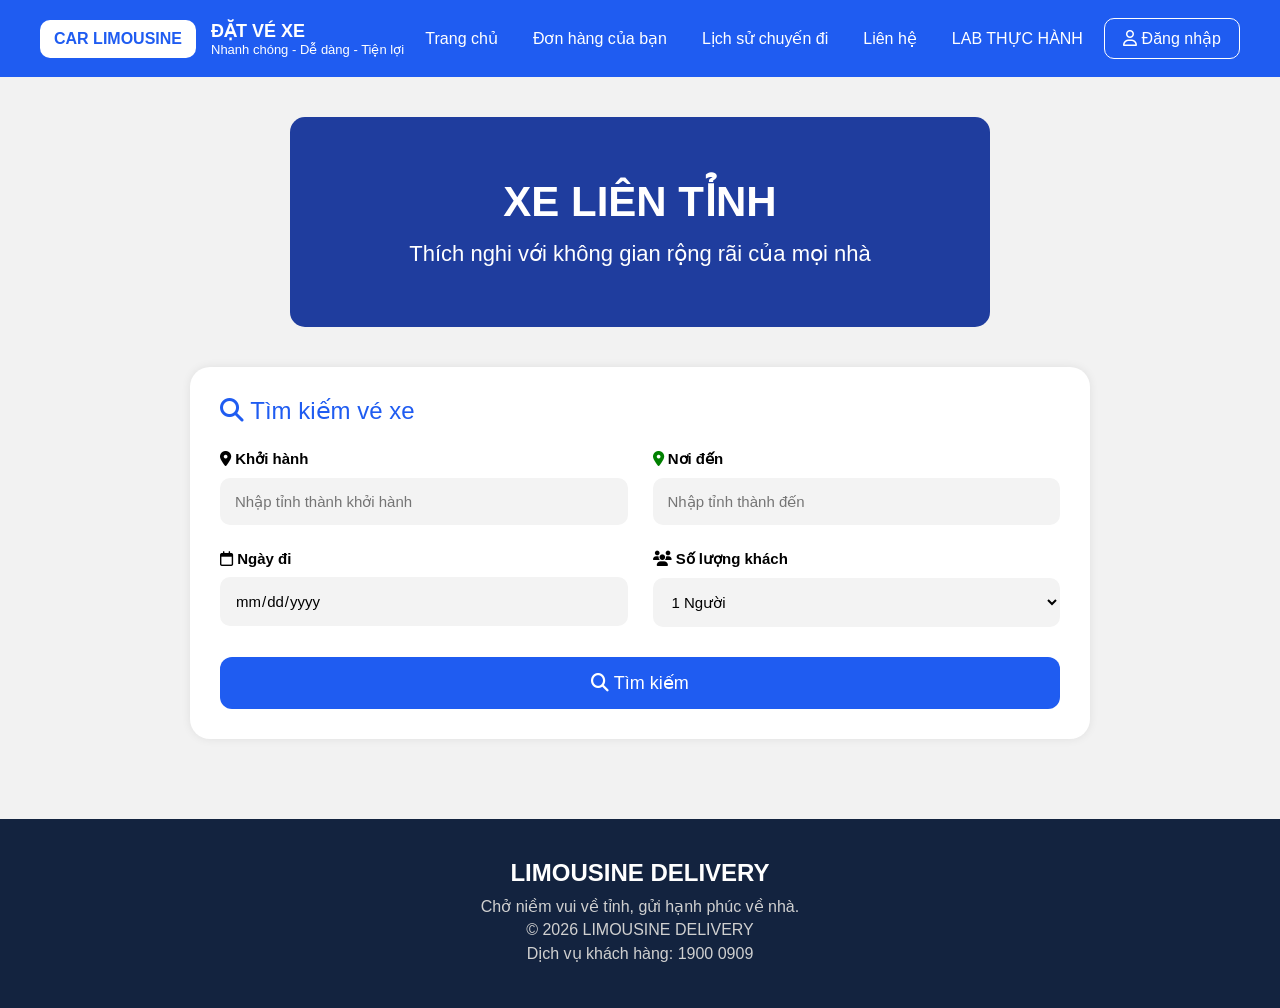
<file: index.html>
<!DOCTYPE html>
<html lang="vi">
<head>

  <meta charset="UTF-8"/>
  <meta name="viewport"
        content="width=device-width, initial-scale=1.0"/>

  <title>BOOK CAR</title>

  <link rel="stylesheet"
  href="https://cdnjs.cloudflare.com/ajax/libs/font-awesome/6.5.1/css/all.min.css"/>

  <link rel="stylesheet"
        href="/style/style.css">

</head>

<body>

  <!-- NAVBAR -->
  <nav class="navbar">

    <div class="logo">

      <div class="logo-box">
        CAR LIMOUSINE
      </div>

      <div class="logo-text">
        <h2>ĐẶT VÉ XE</h2>
        <p>Nhanh chóng - Dễ dàng - Tiện lợi</p>
      </div>
    </div>

    <!-- MOBILE MENU BUTTON -->

<div class="menu-toggle"
onclick="toggleMenu()">

  <i class="fa-solid fa-bars"></i>

</div>
    <div class="menu" id="mobileMenu">

      <a href="index.html">
        Trang chủ
      </a>

      <a href="#"
        onclick="openOrders()">
          Đơn hàng của bạn
        </a>

        <a href="#"
        onclick="openHistory()">
          Lịch sử chuyến đi
        </a>

      <a href="contact.html">
        Liên hệ
      </a>
      <a href="practice.html"> LAB THỰC HÀNH </a> 
    </div>

    <div class="login-btn"
    id="accountBtn"
    onclick="handleAccount()">

  <i class="fa-regular fa-user"></i>
  Đăng nhập

</div>

  </nav>

  <!-- HERO -->
  <section class="hero">

    <h1>XE LIÊN TỈNH</h1>

    <p>
      Thích nghi với không gian rộng rãi của mọi nhà
    </p>

  </section>

  <!-- SEARCH -->
  <section class="search-container">

    <div class="search-title">

      <i class="fa-solid fa-magnifying-glass"></i>

      Tìm kiếm vé xe

    </div>

    <div class="form-grid">

      <!-- KHỞI HÀNH -->
      <div class="form-group">

        <label>

          <i class="fa-solid fa-location-dot"></i>

          Khởi hành

        </label>

        <input type="text"
              id="source"
              placeholder="Nhập tỉnh thành khởi hành"
              onkeyup="filterSource()"
              onclick="showSourceList()"
              autocomplete="off">

        <div class="province-list"
            id="sourceList">

        </div>

      </div>

      <!-- NƠI ĐẾN -->
      <div class="form-group">

        <label>

          <i class="fa-solid fa-location-dot"
            style="color:green"></i>

          Nơi đến

        </label>

        <input type="text"
              id="objective"
              placeholder="Nhập tỉnh thành đến"
              onkeyup="filterObjective()"
              onclick="showObjectiveList()"
              autocomplete="off">

        <div class="province-list"
            id="objectiveList">

        </div>

      </div>

      <!-- NGÀY ĐI -->
      <div class="form-group">

        <label>

          <i class="fa-regular fa-calendar"></i>

          Ngày đi

        </label>

       <input type="date" 
       id="time" 
       name="time" 
       readonly 
       onfocus="this.removeAttribute('readonly');" 
       required>

      </div>

      <!-- SỐ LƯỢNG -->
      <div class="form-group">

        <label>

          <i class="fa-solid fa-users"></i>

          Số lượng khách

        </label>

        <select id="quantity">

          <option>1 Người</option>
          <option>2 Người</option>
          <option>3 Người</option>
          <option>4 Người</option>

        </select>

      </div>

    </div>

    <!-- BUTTON -->
    <button class="search-btn"
            onclick="cariTiket()">

      <i class="fa-solid fa-magnifying-glass"></i>

      Tìm kiếm

    </button>

    <!-- RESULT -->
    <div class="result"
        id="result">

      <h3>Kết quả tìm kiếm</h3>

      <div class="ticket">

        <p>
          <b>Hành trình:</b>
          <span id="rute"></span>
        </p>

        <p>
          <b>Ngày xuất phát:</b>
          <span id="tgl"></span>
        </p>

        <p>
          <b>Số lượng khách:</b>
          <span id="jml"></span>
        </p>

        <p>
          <b>Giá vé:</b>
          350.000đ
        </p>

      </div>

    </div>

  </section>

  <!-- FOOTER -->
  <footer>

    <h2>LIMOUSINE DELIVERY</h2>

    <p>
      Chở niềm vui về tỉnh,
      gửi hạnh phúc về nhà.
    </p>

    <p>
      © 2026 LIMOUSINE DELIVERY
    </p>

    <p>
      Dịch vụ khách hàng:
      1900 0909
    </p>

  </footer>

  <!-- LOGIN MODAL -->
<div class="login-modal"
    id="loginModal">

  <div class="login-box">

    <span class="close-login"
          onclick="closeLoginModal()">

      &times;

    </span>

    <h2>
      Đăng nhập tài khoản
    </h2>

    <!-- EMAIL -->
    <div class="login-input">

      <label>Email</label>

      <input type="email"
            id="loginEmail"
            placeholder="Nhập email">

    </div>

    <!-- PASSWORD -->
    <div class="login-input">

      <label>Mật khẩu</label>

      <input type="password"
            id="loginPassword"
            placeholder="Nhập mật khẩu">

    </div>

    <!-- LOGIN BUTTON -->
    <button class="login-submit"
            onclick="fakeLogin()">

      Đăng nhập

    </button>

    <!-- DIVIDER -->
    <div class="login-divider">
      HOẶC
    </div>

    <!-- GOOGLE -->
    <button class="social-btn google-btn"
            onclick="googleLogin()">

      <i class="fa-brands fa-google"></i>
      Đăng nhập bằng Google

    </button>

    <!-- FACEBOOK -->
    <button class="social-btn facebook-btn"
            onclick="facebookLogin()">

      <i class="fa-brands fa-facebook-f"></i>
      Đăng nhập bằng Facebook

    </button>

    <!-- REGISTER -->
    <p class="register-text">

      Chưa có tài khoản?

      <span onclick="fakeRegister()">
        Đăng ký ngay
      </span>

    </p>

  </div>

</div>

      <!-- REGISTER -->

      <div id="registerForm"
          style="display:none;">

        <div class="login-input">

          <label>Họ và tên</label>

          <input type="text"
                placeholder="Nhập họ tên">

        </div>

        <div class="login-input">

          <label>Email</label>

          <input type="email"
                placeholder="Nhập email">

        </div>

        <div class="login-input">

          <label>Mật khẩu</label>

          <input type="password"
                placeholder="Tạo mật khẩu">

        </div>

        <button class="login-submit">

          Đăng ký

        </button>

        <!-- SOCIAL REGISTER -->

        <div class="social-title">
          Hoặc đăng ký bằng
        </div>

        <div class="social-login">

          <button class="google-btn">

            <i class="fa-brands fa-google"></i>

            Google

          </button>

          <button class="facebook-btn">

            <i class="fa-brands fa-facebook-f"></i>

            Facebook

          </button>

        </div>

        <p class="switch-form">

          Đã có tài khoản?

          <span onclick="showLogin()">
            Đăng nhập
          </span>

        </p>

      </div>

    </div>

  </div>

  <script>

    // =========================
    // SEARCH
    // =========================

function cariTiket(){

  // =========================
  // LẤY DỮ LIỆU
  // =========================

  let source =
  document.getElementById("source").value;

  let objective =
  document.getElementById("objective").value;

  let time =
  document.getElementById("time").value;

  let quantity =
  document.getElementById("quantity").value;

  // =========================
  // CHECK EMPTY
  // =========================

  if(
    source === "" ||
    objective === "" ||
    time === ""
  ){

    alert(
      "Vui lòng nhập đầy đủ thông tin!"
    );

    return;

  }

        // =========================
        // CHECK SAME PLACE
        // =========================

        if(source === objective){

          alert(
            "Điểm đi và điểm đến không được trùng!"
          );

          return;

        }

        // =========================
        // CHECK DATE
        // =========================

        const today = new Date();

        today.setHours(0,0,0,0);

        const selectedDate =
        new Date(time);

        selectedDate.setHours(0,0,0,0);

        if(selectedDate < today){

          alert(
            "Không thể chọn ngày trong quá khứ!"
          );

          document.getElementById("time").valueAsDate =
          new Date();

          return;

        }

        // =========================
        // CHUYỂN TRANG
        // =========================

        window.location.href =
        `search.html?source=${encodeURIComponent(source)}
        &objective=${encodeURIComponent(objective)}
        &time=${encodeURIComponent(time)}
        &quantity=${encodeURIComponent(quantity)}`;

      }


    // =========================
    // PROVINCES
    // =========================

    const provinces = [

      "An Giang", "Bà Rịa - Vũng Tàu", "Bắc Giang", "Bắc Kạn",
      "Bạc Liêu", "Bắc Ninh", "Bến Tre", "Bình Định", "Bình Dương", "Bình Phước",
      "Bình Thuận", "Cà Mau", "Cần Thơ", "Cao Bằng", "Đà Nẵng",
      "Đắk Lắk", "Đắk Nông", "Điện Biên", "Đồng Nai", "Đồng Tháp", "Gia Lai", 
      "Hà Giang", "Hà Nam", "Hà Nội", "Hà Tĩnh", "Hải Dương", 
      "Hải Phòng", "Hậu Giang", "Hòa Bình", "Hưng Yên",
       "Khánh Hòa", "Kiên Giang", "Kon Tum", "Lai Châu", "Lâm Đồng", "Lạng Sơn", "Lào Cai", "Long An", 
     "Nam Định", "Nghệ An", "Ninh Bình", "Ninh Thuận", "Phú Thọ", "Phú Yên", "Quảng Bình",
      "Quảng Nam", "Quảng Ngãi", "Quảng Ninh", "Quảng Trị", "Sóc Trăng", "Sơn La", "Tây Ninh",
       "Thái Bình", "Thái Nguyên", "Thanh Hóa", "Thừa Thiên Huế", "Tiền Giang", "TP Hồ Chí Minh", 
       "Trà Vinh", "Tuyên Quang", "Vĩnh Long", "Vĩnh Phúc", "Yên Bái" 

    ];

    // =========================
    // RENDER SUGGESTIONS
    // =========================

    function renderSuggestions(
  inputId,
  listId,
  selectFunction
){

  let keyword =
  document.getElementById(inputId)
  .value
  .toLowerCase()
  .trim();

  let list =
  document.getElementById(listId);

  list.innerHTML = "";

  list.style.display = "block";

  // lấy giá trị ô còn lại

  let sourceValue =
  document.getElementById("source")
  .value;

  let objectiveValue =
  document.getElementById("objective")
  .value;

  let matched =
  provinces.filter(province => {

    // tìm kiếm theo keyword
    let matchKeyword =
    province.toLowerCase()
    .includes(keyword);

    // nếu đang chọn source
    // thì ẩn objective
    if(inputId === "source"){

      return (
        matchKeyword
        &&
        province !== objectiveValue
      );

    }

    // nếu đang chọn objective
    // thì ẩn source

    return (
      matchKeyword
      &&
      province !== sourceValue
    );

  });

  // render

  matched.forEach(province => {

    let div =
    document.createElement("div");

    // highlight chữ tìm kiếm

    let regex =
    new RegExp(`(${keyword})`,"gi");

    div.innerHTML =
    province.replace(
      regex,
      "<b style='color:#2563eb'>$1</b>"
    );

    div.onclick = () => {

      window[selectFunction](province);

    };

    list.appendChild(div);

  });

}

      let keyword =
      document.getElementById(inputId)
      .value
      .toLowerCase()
      .trim();

      let list =
      document.getElementById(listId);

      list.innerHTML = "";

      list.style.display = "block";

     let otherValue = "";

// nếu đang chọn source
if(inputId === "source"){

  otherValue =
  document.getElementById("objective")
  .value;

}

// nếu đang chọn objective
else{

  otherValue =
  document.getElementById("source")
  .value;

}

let matched =
provinces.filter(province =>

  province.toLowerCase()
  .includes(keyword)

  &&

  province !== otherValue

);

      if(keyword === ""){
        matched = provinces;
      }

      matched.forEach(province => {

        let div =
        document.createElement("div");

        div.innerHTML = province;

        div.onclick = () => {
          window[selectFunction](province);
        };

        list.appendChild(div);

      });



    // SOURCE

    function showSourceList(){

      renderSuggestions(
        "source",
        "sourceList",
        "selectSource"
      );

    }

    function filterSource(){

      renderSuggestions(
        "source",
        "sourceList",
        "selectSource"
      );

    }

    function selectSource(value){

      document.getElementById("source")
      .value = value;

      document.getElementById("sourceList")
      .style.display = "none";

    }

    // OBJECTIVE

    function showObjectiveList(){

      renderSuggestions(
        "objective",
        "objectiveList",
        "selectObjective"
      );

    }

    function filterObjective(){

      renderSuggestions(
        "objective",
        "objectiveList",
        "selectObjective"
      );

    }

    function selectObjective(value){

      document.getElementById("objective")
      .value = value;

      document.getElementById("objectiveList")
      .style.display = "none";

    }

    // CLICK OUTSIDE

    document.addEventListener(
      "click",
      (e)=>{

      if(!e.target.closest(".form-group")){

        document.getElementById(
        "sourceList")
        .style.display = "none";

        document.getElementById(
        "objectiveList")
        .style.display = "none";

      }

    });

// =========================
// DATE LIMIT
// =========================

window.addEventListener("load",()=>{

  const today = new Date();

  const yyyy =
  today.getFullYear();

  const mm =
  String(today.getMonth() + 1)
  .padStart(2,"0");

  const dd =
  String(today.getDate())
  .padStart(2,"0");

  const currentDate =
  `${yyyy}-${mm}-${dd}`;

  const dateInput =
  document.getElementById("time");

  // chỉ cho chọn hôm nay trở đi
  dateInput.min = currentDate;

  // mặc định hôm nay
  dateInput.value = currentDate;

});

    // =========================
    // LOGIN MODAL
    // =========================

    function openLoginModal(){

      document.getElementById(
      "loginModal")
      .style.display = "flex";

    }

    function closeLoginModal(){

      document.getElementById(
      "loginModal")
      .style.display = "none";

    }

    window.onclick = function(e){

      let modal =
      document.getElementById(
      "loginModal"
      );

      if(e.target === modal){

        modal.style.display = "none";

      }

    }
// =========================
// SWITCH LOGIN / REGISTER
// =========================

function showRegister(){

  document.getElementById(
  "loginForm")
  .style.display = "none";

  document.getElementById(
  "registerForm")
  .style.display = "block";

}

function showLogin(){

  document.getElementById(
  "loginForm")
  .style.display = "block";

  document.getElementById(
  "registerForm")
  .style.display = "none";

}

// =========================
// FAKE LOGIN
// =========================

function fakeLogin(){

  let email =
  document.getElementById("loginEmail").value;

  let password =
  document.getElementById("loginPassword").value;

  if(email === "" || password === ""){

    alert("Vui lòng nhập email và mật khẩu!");

    return;

  }

  // đổi nút đăng nhập

  document.getElementById("accountBtn").innerHTML = `
    <i class="fa-solid fa-circle-user"></i>
    ${email.split("@")[0]}
  `;

  // lưu fake account

  localStorage.setItem(
    "accountName",
    email.split("@")[0]
  );

  localStorage.setItem(
    "isLogin",
    "true"
  );

  alert("Đăng nhập thành công!");

  closeLoginModal();

}

// =========================
// GOOGLE LOGIN
// =========================

function googleLogin(){

 document.getElementById("accountBtn").innerHTML = `
    <i class="fa-brands fa-google"></i>
    Google User
  `;

  localStorage.setItem(
    "accountName",
    "Google User"
  );

  localStorage.setItem(
    "isLogin",
    "true"
  );

  alert("Đăng nhập Google thành công!");

  closeLoginModal();

}

// =========================
// FACEBOOK LOGIN
// =========================

function facebookLogin(){

  document.getElementById("accountBtn").innerHTML = `
    <i class="fa-brands fa-facebook"></i>
    Facebook User
  `;

  localStorage.setItem(
    "accountName",
    "Facebook User"
  );

  localStorage.setItem(
    "isLogin",
    "true"
  );

  alert("Đăng nhập Facebook thành công!");

  closeLoginModal();

}

// =========================
// FAKE REGISTER
// =========================

function fakeRegister(){

  alert(
    "Đăng ký thành công!\\nBạn có thể đăng nhập ngay."
  );

}

// =========================
// LOAD ACCOUNT
// =========================

window.addEventListener("load",()=>{

  let isLogin =
  localStorage.getItem("isLogin");

  let accountName =
  localStorage.getItem("accountName");

  if(isLogin === "true"){

    document.getElementById("accountBtn").innerHTML = `
      <i class="fa-solid fa-circle-user"></i>
      ${accountName}
    `;

  }

});
// =========================
// CHECK LOGIN
// =========================

window.addEventListener("load",()=>{

  let isLogin =
  localStorage.getItem("isLogin");

  // nếu chưa login
  if(isLogin !== "true"){

    // xóa dữ liệu đơn hàng
    localStorage.removeItem("orders");

    // xóa lịch sử
    localStorage.removeItem("historyTrips");

  }

});
// =========================
// OPEN ORDERS
// =========================

function openOrders(){

  let isLogin =
  localStorage.getItem("isLogin");

  if(isLogin !== "true"){

    alert(
      "Vui lòng đăng nhập để xem đơn hàng!"
    );

    openLoginModal();

    return;

  }

  window.location.href = "orders.html";

}

// =========================
// OPEN HISTORY
// =========================

function openHistory(){

  let isLogin =
  localStorage.getItem("isLogin");

  if(isLogin !== "true"){

    alert(
      "Vui lòng đăng nhập để xem lịch sử chuyến đi!"
    );

    openLoginModal();

    return;

  }

  window.location.href = "history.html";

}
// =========================
// HANDLE ACCOUNT
// =========================

function handleAccount(){

  let isLogin =
  localStorage.getItem("isLogin");

  // chưa login -> mở modal
  if(isLogin !== "true"){

    openLoginModal();

  }

  // đã login -> hỏi đăng xuất
  else{

    let confirmLogout =
    confirm("Bạn muốn đăng xuất?");

    if(confirmLogout){

      logout();

    }

  }

}

// =========================
// LOGOUT
// =========================

function logout(){

  // xóa account
  localStorage.removeItem("isLogin");

  localStorage.removeItem("accountName");

  // xóa đơn hàng
  localStorage.removeItem("orders");

  // xóa lịch sử
  localStorage.removeItem("historyTrips");

  // đổi lại nút login

  document.getElementById("accountBtn")
  .innerHTML = `
    <i class="fa-regular fa-user"></i>
    Đăng nhập
  `;

  alert("Đã đăng xuất!");

  window.location.href = "index.html";

}
// =========================
// TOGGLE MOBILE MENU
// =========================

function toggleMenu(){

  document
  .querySelector(".menu")
  .classList.toggle("active");

}


  </script>

</body>
</html>
</file>
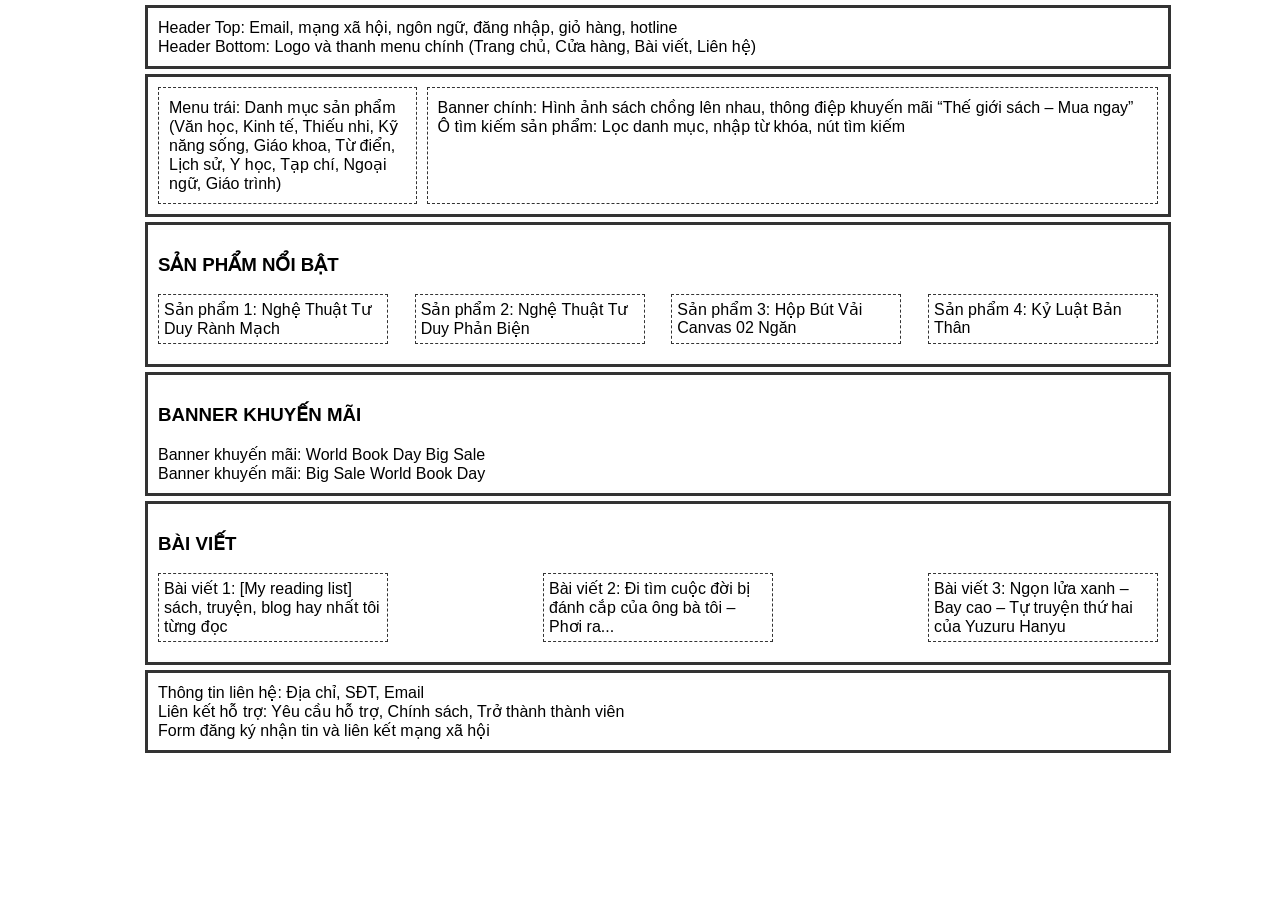
<file: LABTHUCHANH/Lab05/Lab05/Vi_du/index.html>
<!DOCTYPE html>
<html lang="vi">
<head>
  <meta charset="UTF-8">
  <title>Bố cục BookStore - Banner riêng</title>
  <style>
    /* * {
        box-sizing: border-box;
    } */
    body {
      margin: 0;
      font-family: Arial, sans-serif;
      max-width: 1000px;
      margin: 0 auto;
    }
    .section {
      border: 3px solid #333;
      padding: 10px;
      margin: 5px;
    }
    .header, .featured-products, .promo-banner, .articles, .footer {
      width: 100%;
    }
    /* Khối menu + banner */
    .menu-banner {
      display: flex;
      justify-content: space-between;
      width: 100%;
    }
    .menu-left {
      flex: 1;
      border: 1px dashed #333;
      padding: 10px;
      margin-right: 10px;
    }
    .banner-right {
      flex: 3;
      border: 1px dashed #333;
      padding: 10px;
    }
    .product-list, .article-list {
      display: flex;
      justify-content: space-between;
      flex-wrap: wrap;
    }
    .product-item, .article-item {
      border: 1px dashed #333;
      padding: 5px;
      width: 23%;
      box-sizing: border-box;
      margin-bottom: 10px;
    }
  </style>
</head>
<body>
  <!-- Header -->
  <div class="section header">
    <div>Header Top: Email, mạng xã hội, ngôn ngữ, đăng nhập, giỏ hàng, hotline</div>
    <div>Header Bottom: Logo và thanh menu chính (Trang chủ, Cửa hàng, Bài viết, Liên hệ)</div>
  </div>

  <!-- Khối Menu + Banner -->
  <div class="section menu-banner">
    <div class="menu-left">
      Menu trái: Danh mục sản phẩm (Văn học, Kinh tế, Thiếu nhi, Kỹ năng sống, Giáo khoa, Từ điển, Lịch sử, Y học, Tạp chí, Ngoại ngữ, Giáo trình)
    </div>
    <div class="banner-right">
      Banner chính: Hình ảnh sách chồng lên nhau, thông điệp khuyến mãi “Thế giới sách – Mua ngay”
      <div>Ô tìm kiếm sản phẩm: Lọc danh mục, nhập từ khóa, nút tìm kiếm</div>
    </div>
  </div>

  <!-- Sản phẩm nổi bật -->
  <div class="section featured-products">
    <h3>SẢN PHẨM NỔI BẬT</h3>
    <div class="product-list">
      <div class="product-item">Sản phẩm 1: Nghệ Thuật Tư Duy Rành Mạch</div>
      <div class="product-item">Sản phẩm 2: Nghệ Thuật Tư Duy Phản Biện</div>
      <div class="product-item">Sản phẩm 3: Hộp Bút Vải Canvas 02 Ngăn</div>
      <div class="product-item">Sản phẩm 4: Kỷ Luật Bản Thân</div>
    </div>
  </div>

  <!-- Banner khuyến mãi riêng -->
  <div class="section promo-banner">
    <h3>BANNER KHUYẾN MÃI</h3>
    <div>Banner khuyến mãi: World Book Day Big Sale</div>
    <div>Banner khuyến mãi: Big Sale World Book Day</div>
  </div>

  <!-- Bài viết -->
  <div class="section articles">
    <h3>BÀI VIẾT</h3>
    <div class="article-list">
      <div class="article-item">Bài viết 1: [My reading list] sách, truyện, blog hay nhất tôi từng đọc</div>
      <div class="article-item">Bài viết 2: Đi tìm cuộc đời bị đánh cắp của ông bà tôi – Phơi ra...</div>
      <div class="article-item">Bài viết 3: Ngọn lửa xanh – Bay cao – Tự truyện thứ hai của Yuzuru Hanyu</div>
    </div>
  </div>

  <!-- Footer -->
  <div class="section footer">
    <div>Thông tin liên hệ: Địa chỉ, SĐT, Email</div>
    <div>Liên kết hỗ trợ: Yêu cầu hỗ trợ, Chính sách, Trở thành thành viên</div>
    <div>Form đăng ký nhận tin và liên kết mạng xã hội</div>
  </div>
</body>
</html>
</file>
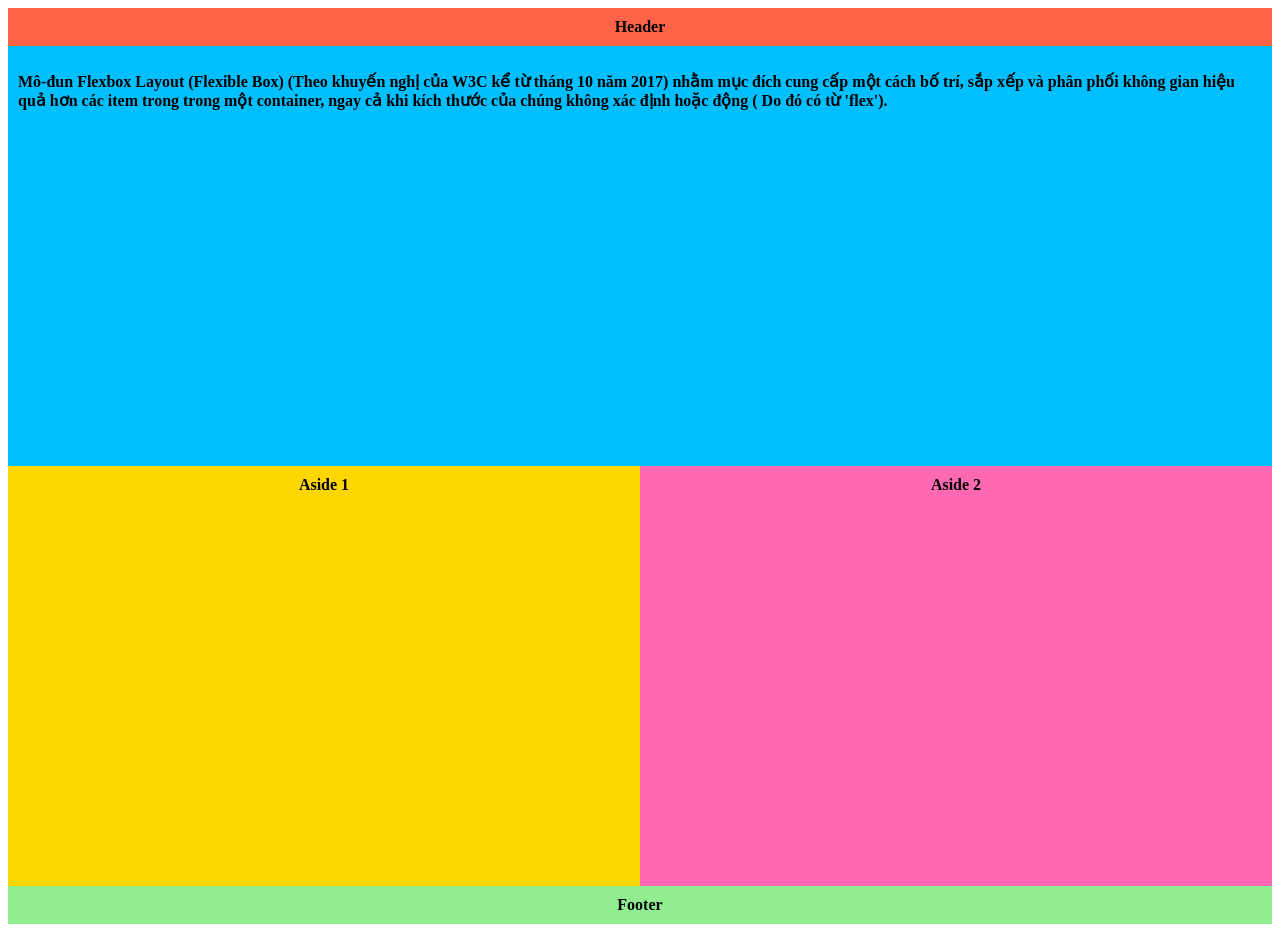
<file: LABTHUCHANH/Lab06/Lab06/Bai_2_Minh_hoa_layout/index.html>
<!DOCTYPE html>
<html>

<head>
	<meta http-equiv="Content-Type" content="text/html; charset=utf-8" />
    <link rel="stylesheet" href="css/style.css">
</head>

<body>
    <div class="wrapper">
        <header class="header-flex-2">Header</header>
        <article class="main">
            <p>Mô-đun Flexbox Layout (Flexible Box) (Theo khuyến nghị của W3C kể từ tháng 10 năm 2017) nhằm mục đích
                cung cấp một cách bố trí, sắp xếp và phân phối không gian hiệu quả hơn các item trong trong một
                container, ngay cả khi kích thước của chúng không xác định hoặc động ( Do đó có từ 'flex').</p>
        </article>
        <aside class="aside aside-1">Aside 1</aside>
        <aside class="aside aside-2">Aside 2</aside>
        <footer class="footer-flex-2">Footer</footer>
    </div>
</body>

</html>
</file>
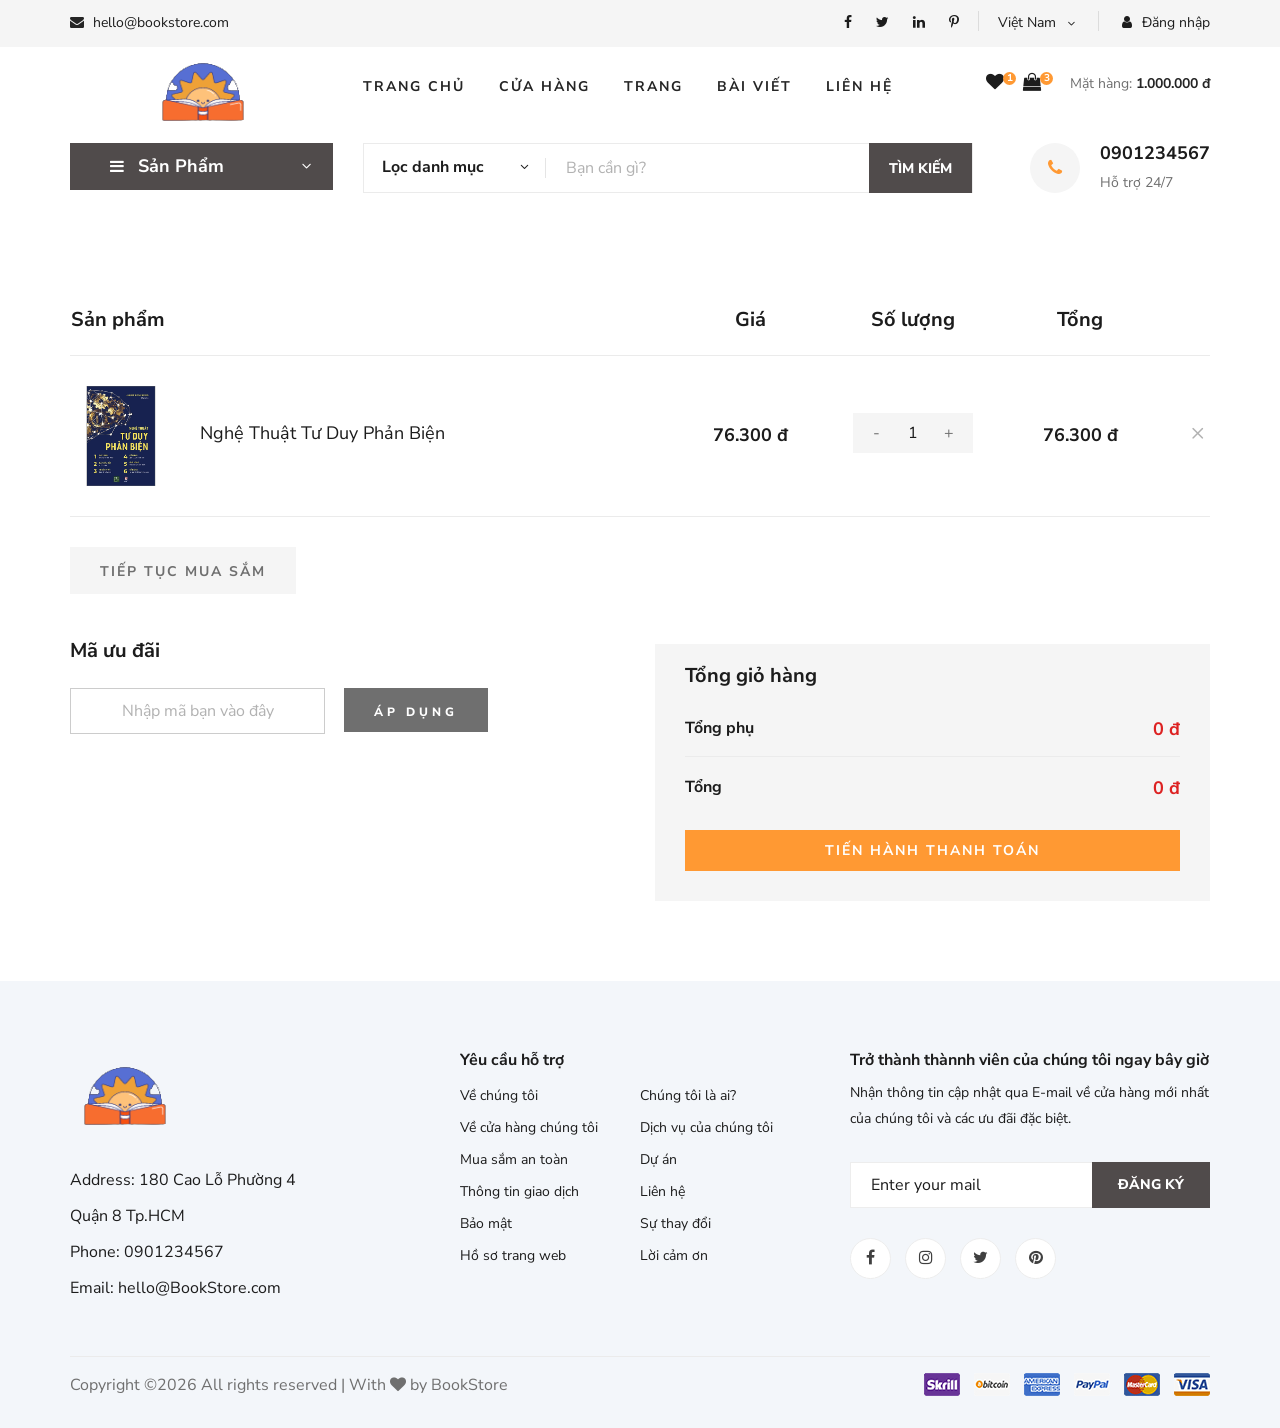
<file: LABTHUCHANH/Lab07/Lab07/demo_bai_2/index.html>
<!DOCTYPE html>
<html lang="zxx">

<head>
    <meta charset="UTF-8">
    <meta name="description" content="Ogani Template">
    <meta name="keywords" content="Ogani, unica, creative, html">
    <meta name="viewport" content="width=device-width, initial-scale=1.0">
    <meta http-equiv="X-UA-Compatible" content="ie=edge">
    <title>Nice | BookStore</title>
    
    <!-- Google Font -->
    <link href="https://fonts.googleapis.com/css2?family=Nunito Sans:wght@200;300;400;600;900&display=swap" rel="stylesheet">
    
    <!-- Css Styles -->
    <link rel="stylesheet" href="css/bootstrap.min.css" type="text/css">
    <link rel="stylesheet" href="css/font-awesome.min.css" type="text/css">
    <link rel="stylesheet" href="css/elegant-icons.css" type="text/css">
    <link rel="stylesheet" href="css/nice-select.css" type="text/css">
    <link rel="stylesheet" href="css/jquery-ui.min.css" type="text/css">
    <link rel="stylesheet" href="css/owl.carousel.min.css" type="text/css">
    <link rel="stylesheet" href="css/slicknav.min.css" type="text/css">
    <link rel="stylesheet" href="css/style.css" type="text/css">


</head>

<body>
    <!-- Page Preloder -->
    <div id="preloder">
        <div class="loader"></div>
    </div>

    <!-- Humberger Begin -->
    <div class="humberger__menu__overlay"></div>
    <div class="humberger__menu__wrapper">
        <div class="humberger__menu__logo">
            <a href="#"><img src="img/logo.png" alt=""></a>
        </div>
        <div class="humberger__menu__cart">
            <ul>
                <li><a href="#"><i class="fa fa-heart"></i> <span>1</span></a></li>
                <li><a href="#"><i class="fa fa-shopping-bag"></i> <span>3</span></a></li>
            </ul>
            <div class="header__cart__price">Mặt hàng: <span>1.000.000 đ</span></div>
        </div>
        <div class="humberger__menu__widget">
            <div class="header__top__right__language">
                <div>Việt Nam</div>
                <span class="arrow_carrot-down"></span>
                <ul>
                    <li><a href="#">Spanis</a></li>
                    <li><a href="#">English</a></li>
                </ul>
            </div>
            <div class="header__top__right__auth">
                <a href="#"><i class="fa fa-user"></i> Đăng nhập</a>
            </div>
        </div>
        <nav class="humberger__menu__nav mobile-menu">
            <ul>
                <li><a href="./index.html">Trang chủ</a></li>
                <li><a href="./shop-grid.html">Cửa hàng</a></li>
                <li><a href="#">Trang</a>
                    <ul class="header__menu__dropdown">
                        <li><a href="./shop-details.html">Cửa hàng chi tiết</a></li>
                        <li><a href="./shoping-cart.html">Giỏ hàng</a></li>
                        <li><a href="./checkout.html">Thủ tục thanh toán</a></li>
                        <li><a href="./blog-details.html">Chi tiết bài viết</a></li>
                    </ul>
                </li>
                <li><a href="./blog.html">Bài viết</a></li>
                <li><a href="./contact.html">Liên hệ</a></li>
            </ul>
        </nav>
        <div id="mobile-menu-wrap"></div>
        <div class="header__top__right__social">
            <a href="#"><i class="fa fa-facebook"></i></a>
            <a href="#"><i class="fa fa-twitter"></i></a>
            <a href="#"><i class="fa fa-linkedin"></i></a>
            <a href="#"><i class="fa fa-pinterest-p"></i></a>
        </div>
        <div class="humberger__menu__contact">
            <ul>
                <li><i class="fa fa-envelope"></i> hello@bookstore.com</li>
            </ul>
        </div>
    </div>
    <!-- Humberger End -->

    <!-- Header Section Begin -->
    <header class="header">
        <div class="header__top">
            <div class="container">
                <div class="row">
                    <div class="col-lg-6 col-md-6">
                        <div class="header__top__left">
                            <ul>
                                <li><i class="fa fa-envelope"></i> hello@bookstore.com</li>
                            </ul>
                        </div>
                    </div>
                    <div class="col-lg-6 col-md-6">
                        <div class="header__top__right">
                            <div class="header__top__right__social">
                                <a href="#"><i class="fa fa-facebook"></i></a>
                                <a href="#"><i class="fa fa-twitter"></i></a>
                                <a href="#"><i class="fa fa-linkedin"></i></a>
                                <a href="#"><i class="fa fa-pinterest-p"></i></a>
                            </div>
                            <div class="header__top__right__language">
                                <div>Việt Nam</div>
                                <span class="arrow_carrot-down"></span>
                                <ul>
                                    <li><a href="#">Spanis</a></li>
                                    <li><a href="#">English</a></li>
                                </ul>
                            </div>
                            <div class="header__top__right__auth">
                                <a href="#"><i class="fa fa-user"></i> Đăng nhập</a>
                            </div>
                        </div>
                    </div>
                </div>
            </div>
        </div>
        <div class="container">
            <div class="row">
                <div class="col-lg-3">
                    <div class="header__logo">
                        <a href="./index.html"><img src="img/logo.png" alt=""></a>
                    </div>
                </div>
                <div class="col-lg-6">
                    <nav class="header__menu">
                        <ul class="ul-menu">
                            <li><a href="./index.html">Trang chủ</a></li>
                            <li><a href="./shop-grid.html">Cửa hàng</a></li>
                            <li><a href="#">Trang</a>
                                <ul class="header__menu__dropdown">
                                    <li><a href="./shop-details.html">Cửa hàng chi tiết</a></li>
                                    <li><a href="./shoping-cart.html">Giỏ hàng</a></li>
                                    <li><a href="./checkout.html">Thủ tục thanh toán</a></li>
                                    <li><a href="./blog-details.html">Chi tiết bài viết</a></li>
                                </ul>
                            </li>
                            <li><a href="./blog.html">Bài viết</a></li>
                            <li><a href="./contact.html">Liên hệ</a></li>
                        </ul>
                    </nav>
                </div>
                <div class="col-lg-3">
                    <div class="header__cart">
                        <ul>
                            <li><a href="#"><i class="fa fa-heart"></i> <span>1</span></a></li>
                            <li><a href="#"><i class="fa fa-shopping-bag"></i> <span>3</span></a></li>
                        </ul>
                        <div class="header__cart__price">Mặt hàng: <span>1.000.000 đ</span></div>
                    </div>
                </div>
            </div>
            <div class="humberger__open">
                <i class="fa fa-bars"></i>
            </div>
        </div>
    </header>
    <!-- Header Section End -->

    <!-- Hero Section Begin -->
    <section class="hero hero-normal">
        <div class="container">
            <div class="row">
                <div class="col-lg-3">
                    <div class="hero__categories">
                        <div class="hero__categories__all">
                            <i class="fa fa-bars"></i>
                            <span>Sản Phẩm</span>
                        </div>
                        <ul>
                            <li><a href="#">Văn học</a></li>
                            <li><a href="#">Kinh tế</a></li>
                            <li><a href="#">Thiếu nhi</a></li>
                            <li><a href="#">Kĩ năng sống</a></li>
                            <li><a href="#">Giáo khoa</a></li>
                            <li><a href="#">Từ điển</a></li>
                            <li><a href="#">Lịch sử</a></li>
                            <li><a href="#">Y học</a></li>
                            <li><a href="#">Tạp chí</a></li>
                            <li><a href="#">Ngoại ngữ</a></li>
                            <li><a href="#">Giáo trình</a></li>
                        </ul>
                    </div>
                </div>
                <div class="col-lg-9">
                    <div class="hero__search">
                        <div class="hero__search__form">
                            <form action="#">
                                <div class="hero__search__categories">
                                    Lọc danh mục
                                    <span class="arrow_carrot-down"></span>
                                </div>
                                <input type="text" placeholder="Bạn cần gì?">
                                <button type="submit" class="site-btn">TÌM KIẾM</button>
                            </form>
                        </div>
                        <div class="hero__search__phone">
                            <div class="hero__search__phone__icon">
                                <i class="fa fa-phone"></i>
                            </div>
                            <div class="hero__search__phone__text">
                                <h5>0901234567</h5>
                                <span>Hỗ trợ 24/7 </span>
                            </div>
                        </div>
                    </div>
                </div>
            </div>
        </div>
    </section>
    <!-- Hero Section End -->

    <!-- Shoping Cart Section Begin -->
    <section class="shoping-cart spad">
        <div class="container">
            <div class="row">
                <div class="col-lg-12">
                    <div class="shoping__cart__table">
                        <table>
                            <thead>
                                <tr>
                                    <th class="shoping__product">Sản phẩm</th>
                                    <th>Giá</th>
                                    <th>Số lượng</th>
                                    <th>Tổng</th>
                                    <th></th>
                                </tr>
                            </thead>
                            <tbody>
                                <tr>
                                    <td class="shoping__cart__item">
                                        <img src="img/featured/Book_2.jpg" alt="" width="100px">
                                        <h5>Nghệ Thuật Tư Duy Phản Biện</h5>
                                    </td>
                                    <td class="shoping__cart__price">
                                        76.300 đ
                                    </td>
                                    <td class="shoping__cart__quantity">
                                        <div class="quantity">
                                            <div class="pro-qty">
                                                <input value="1" id="quantity" >
                                            </div>
                                        </div>
                                    </td>
                                    <td class="shoping__cart__total" id="total">
                                        76.300 đ
                                    </td>
                                    <td class="shoping__cart__item__close">
                                        <span class="icon_close"></span>
                                    </td>
                                </tr>
                            </tbody>
                        </table>
                    </div>
                </div>
            </div>
            <div class="row">
                <div class="col-lg-12">
                    <div class="shoping__cart__btns">
                        <a href="#" class="primary-btn cart-btn">TIẾP TỤC MUA SẮM</a>
                    </div>
                </div>
                <div class="col-lg-6">
                    <div class="shoping__continue">
                        <div class="shoping__discount">
                            <h5>Mã ưu đãi</h5>
                            <form action="#">
                                <input type="text" placeholder="Nhập mã bạn vào đây">
                                <button type="submit" class="site-btn">ÁP DỤNG</button>
                            </form>
                        </div>
                    </div>
                </div>
                <div class="col-lg-6">
                    <div class="shoping__checkout">
                        <h5>Tổng giỏ hàng</h5>
                        <ul>
                            <li>Tổng phụ <span>0 đ</span></li>
                            <li>Tổng <span>0 đ</span></li>
                        </ul>
                        <a href="#" class="primary-btn">Tiến hành thanh toán</a>
                    </div>
                </div>
            </div>
        </div>
    </section>
    <!-- Shoping Cart Section End -->


    <!-- Footer Section Begin -->
    <footer class="footer spad">
        <div class="container">
            <div class="row">
                <div class="col-lg-3 col-md-6 col-sm-6">
                    <div class="footer__about">
                        <div class="footer__about__logo">
                            <a href="./index.html"><img src="img/logo.png" alt=""></a>
                        </div>
                        <ul>
                            <li>Address: 180 Cao Lỗ Phường 4 Quận 8 Tp.HCM</li>
                            <li>Phone: 0901234567</li>
                            <li>Email: hello@BookStore.com</li>
                        </ul>
                    </div>
                </div>
                <div class="col-lg-4 col-md-6 col-sm-6 offset-lg-1">
                    <div class="footer__widget">
                        <h6>
                            Yêu cầu hỗ trợ</h6>
                        <ul>
                            <li><a href="#">Về chúng tôi</a></li>
                            <li><a href="#">Về cửa hàng chúng tôi</a></li>
                            <li><a href="#">Mua sắm an toàn</a></li>
                            <li><a href="#">Thông tin giao dịch</a></li>
                            <li><a href="#">Bảo mật</a></li>
                            <li><a href="#">Hồ sơ trang web</a></li>
                        </ul>
                        <ul>
                            <li><a href="#">Chúng tôi là ai?</a></li>
                            <li><a href="#">Dịch vụ của chúng tôi</a></li>
                            <li><a href="#">Dự án</a></li>
                            <li><a href="#">Liên hệ</a></li>
                            <li><a href="#">Sự thay đổi</a></li>
                            <li><a href="#">Lời cảm ơn</a></li>
                        </ul>
                    </div>
                </div>
                <div class="col-lg-4 col-md-12">
                    <div class="footer__widget">
                        <h6>Trở thành thànnh viên của chúng tôi ngay bây giờ</h6>
                        <p>Nhận thông tin cập nhật qua E-mail về cửa hàng mới nhất của chúng tôi và các ưu đãi đặc biệt.</p>
                        <form action="#">
                            <input type="text" placeholder="Enter your mail">
                            <button type="submit" class="site-btn">Đăng ký</button>
                        </form>
                        <div class="footer__widget__social">
                            <a href="#"><i class="fa fa-facebook"></i></a>
                            <a href="#"><i class="fa fa-instagram"></i></a>
                            <a href="#"><i class="fa fa-twitter"></i></a>
                            <a href="#"><i class="fa fa-pinterest"></i></a>
                        </div>
                    </div>
                </div>
            </div>
            <div class="row">
                <div class="col-lg-12">
                    <div class="footer__copyright">
                        <div class="footer__copyright__text"><p>
  Copyright &copy;<script>document.write(new Date().getFullYear());</script> All rights reserved | With <i class="fa fa-heart" aria-hidden="true"></i> by BookStore</a>
  </p></div>
                        <div class="footer__copyright__payment"><img src="img/payment-item.png" alt=""></div>
                    </div>
                </div>
            </div>
        </div>
    </footer>
    <!-- Footer Section End -->

    <!-- Js Plugins -->
    <script src="js/jquery-3.3.1.min.js"></script>
    <script src="js/bootstrap.min.js"></script>
    <script src="js/jquery.nice-select.min.js"></script>
    <script src="js/jquery-ui.min.js"></script>
    <script src="js/jquery.slicknav.js"></script>
    <script src="js/mixitup.min.js"></script>
    <script src="js/owl.carousel.min.js"></script>
    <script src="js/main.js"></script>


</body>

</html>
</file>
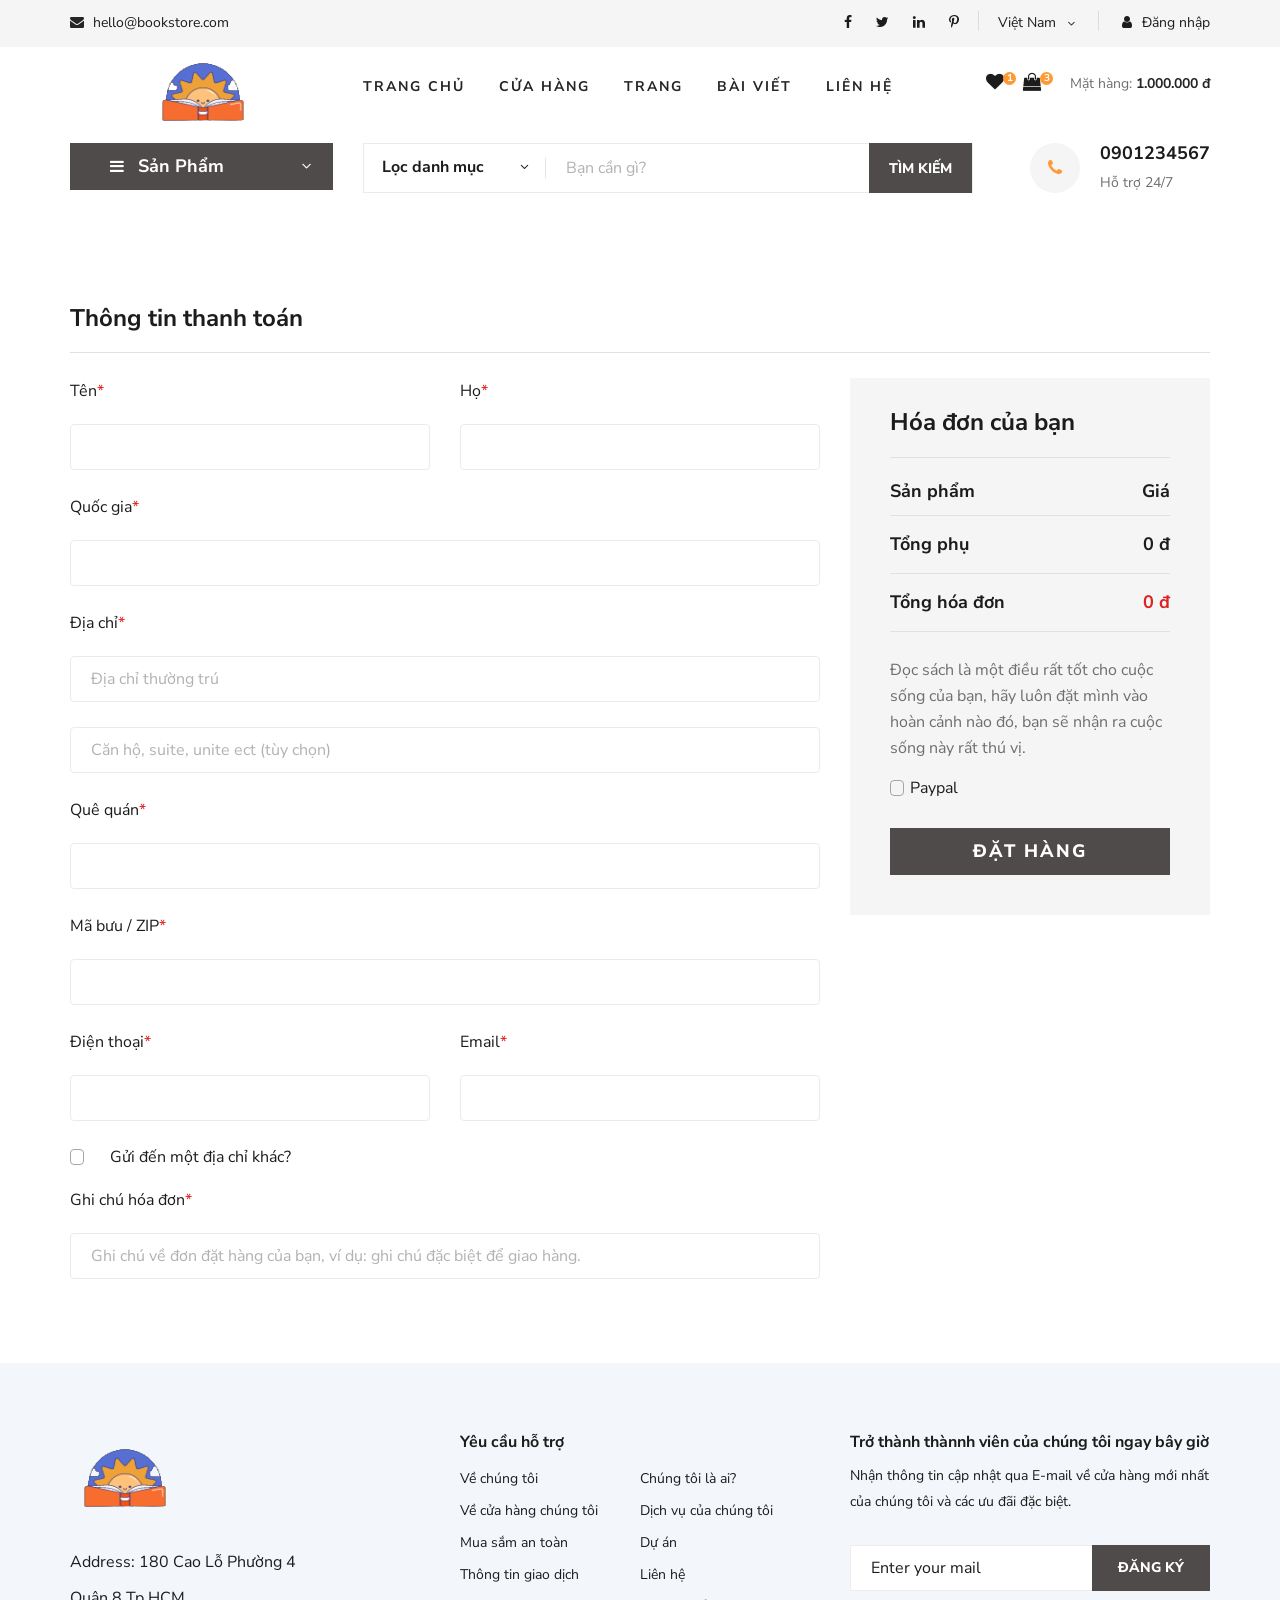
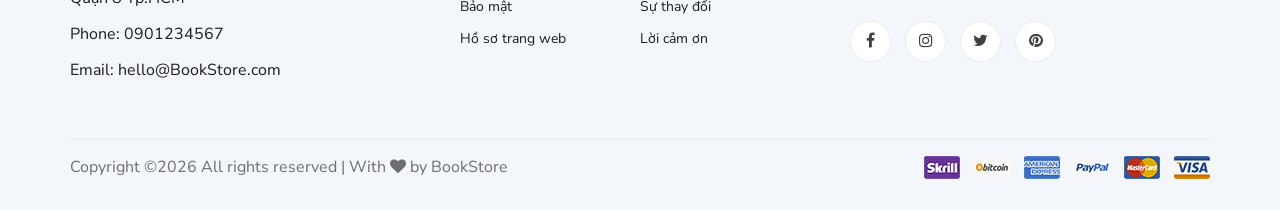
<file: LABTHUCHANH/Lab07/Lab07/Vi_du/index.html>
<!DOCTYPE html>
<html lang="zxx">

<head>
    <meta charset="UTF-8">
    <meta name="description" content="Ogani Template">
    <meta name="keywords" content="Ogani, unica, creative, html">
    <meta name="viewport" content="width=device-width, initial-scale=1.0">
    <meta http-equiv="X-UA-Compatible" content="ie=edge">
    <title>Nice | BookStore</title>
    
    <!-- Google Font -->
    <link href="https://fonts.googleapis.com/css2?family=Nunito Sans:wght@200;300;400;600;900&display=swap" rel="stylesheet">
    
    <!-- Css Styles -->
    <link rel="stylesheet" href="css/bootstrap.min.css" type="text/css">
    <link rel="stylesheet" href="css/font-awesome.min.css" type="text/css">
    <link rel="stylesheet" href="css/elegant-icons.css" type="text/css">
    <link rel="stylesheet" href="css/nice-select.css" type="text/css">
    <link rel="stylesheet" href="css/jquery-ui.min.css" type="text/css">
    <link rel="stylesheet" href="css/owl.carousel.min.css" type="text/css">
    <link rel="stylesheet" href="css/slicknav.min.css" type="text/css">
    <link rel="stylesheet" href="css/style.css" type="text/css">


    <style>
        .error-message {
            color: red;
            font-size: 14px; 
            margin-top: 5px; 
        }
    </style>
</head>

<body>
    <!-- Page Preloder -->
    <div id="preloder">
        <div class="loader"></div>
    </div>

    <!-- Humberger Begin -->
    <div class="humberger__menu__overlay"></div>
    <div class="humberger__menu__wrapper">
        <div class="humberger__menu__logo">
            <a href="#"><img src="img/logo.png" alt=""></a>
        </div>
        <div class="humberger__menu__cart">
            <ul>
                <li><a href="#"><i class="fa fa-heart"></i> <span>1</span></a></li>
                <li><a href="#"><i class="fa fa-shopping-bag"></i> <span>3</span></a></li>
            </ul>
            <div class="header__cart__price">Mặt hàng: <span>1.000.000 đ</span></div>
        </div>
        <div class="humberger__menu__widget">
            <div class="header__top__right__language">
                <div>Việt Nam</div>
                <span class="arrow_carrot-down"></span>
                <ul>
                    <li><a href="#">Spanis</a></li>
                    <li><a href="#">English</a></li>
                </ul>
            </div>
            <div class="header__top__right__auth">
                <a href="#"><i class="fa fa-user"></i> Đăng nhập</a>
            </div>
        </div>
        <nav class="humberger__menu__nav mobile-menu">
            <ul>
                <li><a href="./index.html">Trang chủ</a></li>
                <li><a href="./shop-grid.html">Cửa hàng</a></li>
                <li><a href="#">Trang</a>
                    <ul class="header__menu__dropdown">
                        <li><a href="./shop-details.html">Cửa hàng chi tiết</a></li>
                        <li><a href="./shoping-cart.html">Giỏ hàng</a></li>
                        <li><a href="./checkout.html">Thủ tục thanh toán</a></li>
                        <li><a href="./blog-details.html">Chi tiết bài viết</a></li>
                    </ul>
                </li>
                <li><a href="./blog.html">Bài viết</a></li>
                <li><a href="./contact.html">Liên hệ</a></li>
            </ul>
        </nav>
        <div id="mobile-menu-wrap"></div>
        <div class="header__top__right__social">
            <a href="#"><i class="fa fa-facebook"></i></a>
            <a href="#"><i class="fa fa-twitter"></i></a>
            <a href="#"><i class="fa fa-linkedin"></i></a>
            <a href="#"><i class="fa fa-pinterest-p"></i></a>
        </div>
        <div class="humberger__menu__contact">
            <ul>
                <li><i class="fa fa-envelope"></i> hello@bookstore.com</li>
            </ul>
        </div>
    </div>
    <!-- Humberger End -->

    <!-- Header Section Begin -->
    <header class="header">
        <div class="header__top">
            <div class="container">
                <div class="row">
                    <div class="col-lg-6 col-md-6">
                        <div class="header__top__left">
                            <ul>
                                <li><i class="fa fa-envelope"></i> hello@bookstore.com</li>
                            </ul>
                        </div>
                    </div>
                    <div class="col-lg-6 col-md-6">
                        <div class="header__top__right">
                            <div class="header__top__right__social">
                                <a href="#"><i class="fa fa-facebook"></i></a>
                                <a href="#"><i class="fa fa-twitter"></i></a>
                                <a href="#"><i class="fa fa-linkedin"></i></a>
                                <a href="#"><i class="fa fa-pinterest-p"></i></a>
                            </div>
                            <div class="header__top__right__language">
                                <div>Việt Nam</div>
                                <span class="arrow_carrot-down"></span>
                                <ul>
                                    <li><a href="#">Spanis</a></li>
                                    <li><a href="#">English</a></li>
                                </ul>
                            </div>
                            <div class="header__top__right__auth">
                                <a href="#"><i class="fa fa-user"></i> Đăng nhập</a>
                            </div>
                        </div>
                    </div>
                </div>
            </div>
        </div>
        <div class="container">
            <div class="row">
                <div class="col-lg-3">
                    <div class="header__logo">
                        <a href="./index.html"><img src="img/logo.png" alt=""></a>
                    </div>
                </div>
                <div class="col-lg-6">
                    <nav class="header__menu">
                        <ul class="ul-menu">
                            <li><a href="./index.html">Trang chủ</a></li>
                            <li><a href="./shop-grid.html">Cửa hàng</a></li>
                            <li><a href="#">Trang</a>
                                <ul class="header__menu__dropdown">
                                    <li><a href="./shop-details.html">Cửa hàng chi tiết</a></li>
                                    <li><a href="./shoping-cart.html">Giỏ hàng</a></li>
                                    <li><a href="./checkout.html">Thủ tục thanh toán</a></li>
                                    <li><a href="./blog-details.html">Chi tiết bài viết</a></li>
                                </ul>
                            </li>
                            <li><a href="./blog.html">Bài viết</a></li>
                            <li><a href="./contact.html">Liên hệ</a></li>
                        </ul>
                    </nav>
                </div>
                <div class="col-lg-3">
                    <div class="header__cart">
                        <ul>
                            <li><a href="#"><i class="fa fa-heart"></i> <span>1</span></a></li>
                            <li><a href="#"><i class="fa fa-shopping-bag"></i> <span>3</span></a></li>
                        </ul>
                        <div class="header__cart__price">Mặt hàng: <span>1.000.000 đ</span></div>
                    </div>
                </div>
            </div>
            <div class="humberger__open">
                <i class="fa fa-bars"></i>
            </div>
        </div>
    </header>
    <!-- Header Section End -->

    <!-- Hero Section Begin -->
    <section class="hero hero-normal">
        <div class="container">
            <div class="row">
                <div class="col-lg-3">
                    <div class="hero__categories">
                        <div class="hero__categories__all">
                            <i class="fa fa-bars"></i>
                            <span>Sản Phẩm</span>
                        </div>
                        <ul>
                            <li><a href="#">Văn học</a></li>
                            <li><a href="#">Kinh tế</a></li>
                            <li><a href="#">Thiếu nhi</a></li>
                            <li><a href="#">Kĩ năng sống</a></li>
                            <li><a href="#">Giáo khoa</a></li>
                            <li><a href="#">Từ điển</a></li>
                            <li><a href="#">Lịch sử</a></li>
                            <li><a href="#">Y học</a></li>
                            <li><a href="#">Tạp chí</a></li>
                            <li><a href="#">Ngoại ngữ</a></li>
                            <li><a href="#">Giáo trình</a></li>
                        </ul>
                    </div>
                </div>
                <div class="col-lg-9">
                    <div class="hero__search">
                        <div class="hero__search__form">
                            <form action="#">
                                <div class="hero__search__categories">
                                    Lọc danh mục
                                    <span class="arrow_carrot-down"></span>
                                </div>
                                <input type="text" placeholder="Bạn cần gì?">
                                <button type="submit" class="site-btn">TÌM KIẾM</button>
                            </form>
                        </div>
                        <div class="hero__search__phone">
                            <div class="hero__search__phone__icon">
                                <i class="fa fa-phone"></i>
                            </div>
                            <div class="hero__search__phone__text">
                                <h5>0901234567</h5>
                                <span>Hỗ trợ 24/7 </span>
                            </div>
                        </div>
                    </div>
                </div>
            </div>
        </div>
    </section>
    <!-- Hero Section End -->

     <!-- Checkout Section Begin -->
     <section class="checkout spad">
        <div class="container">
            <div class="checkout__form">
                <h4>Thông tin thanh toán</h4>
                <form id="checkoutForm" action="#">
                    <div class="row">
                        <div class="col-lg-8 col-md-6">
                            <div class="row">
                                <div class="col-lg-6">
                                    <div class="checkout__input">
                                        <p>Tên<span>*</span></p>
                                        <input type="text" id="firstNameInput">
                                        <div class="error-message" id="firstNameErrorMessage"></div>
                                    </div>
                                </div>
                                <div class="col-lg-6">
                                    <div class="checkout__input">
                                        <p>Họ<span>*</span></p>
                                        <input type="text" id="lastNameInput">
                                        <div class="error-message" id="lastNameErrorMessage"></div>
                                    </div>
                                </div>
                            </div>
                            <div class="checkout__input">
                                <p>Quốc gia<span>*</span></p>
                                <input type="text" id="nationInput">
                                <div class="error-message" id="nationErrorMessage"></div>
                            </div>
                            <div class="checkout__input">
                                <p>Địa chỉ<span>*</span></p>
                                <input type="text" placeholder="Địa chỉ thường trú" class="checkout__input__add" id="adresseInput">
                                <div class="error-message" id="adresseErrorMessage"></div>
                                <input type="text" placeholder="Căn hộ, suite, unite ect (tùy chọn)" id="suiteInput">
                                <div class="error-message" id="suiteErrorMessage"></div>
                            </div>
                            <div class="checkout__input">
                                <p>Quê quán<span>*</span></p>
                                <input type="text" id="countryInput">
                                <div class="error-message" id="countryErrorMessage"></div>
                            </div>
                            <div class="checkout__input">
                                <p>Mã bưu / ZIP<span>*</span></p>
                                <input type="text" id="zipInput">
                                <div class="error-message" id="zipErrorMessage"></div>
                            </div>
                            <div class="row">
                                <div class="col-lg-6">
                                    <div class="checkout__input">
                                        <p>Điện thoại<span>*</span></p>
                                        <input type="text" id="numInput">
                                        <div class="error-message" id="numErrorMessage"></div>
                                    </div>
                                </div>
                                <div class="col-lg-6">
                                    <div class="checkout__input">
                                        <p>Email<span>*</span></p>
                                        <input type="text" id="emailInput">
                                        <div class="error-message" id="emailErrorMessage"></div>
                                    </div>
                                </div>
                            </div>
                           
                            <div class="checkout__input__checkbox">
                                <label for="diff-acc">
                                    Gửi đến một địa chỉ khác?
                                    <input type="checkbox" id="diff-acc">
                                    <span class="checkmark"></span>
                                </label>
                            </div>
                            <div class="checkout__input">
                                <p>Ghi chú hóa đơn<span>*</span></p>
                                <input type="text" placeholder="Ghi chú về đơn đặt hàng của bạn, ví dụ: ghi chú đặc biệt để giao hàng." id="noteInput">
                                <div class="error-message" id="noteErrorMessage"></div>
                            </div>
                        </div>
                        <div class="col-lg-4 col-md-6">
                            <div class="checkout__order">
                                <h4>Hóa đơn của bạn</h4>
                                <div class="checkout__order__products">Sản phẩm <span>Giá</span></div>
                               
                                <div class="checkout__order__subtotal">Tổng phụ <span>0 đ</span></div>
                                <div class="checkout__order__total">Tổng hóa đơn <span>0 đ</span></div>
                                <p>Đọc sách là một điều rất tốt cho cuộc sống của bạn, hãy luôn đặt mình vào hoàn cảnh nào đó, bạn sẽ
                                    nhận ra cuộc sống này rất thú vị.
                                </p>
                                <div class="checkout__input__checkbox">
                                    <label for="paypal">
                                        Paypal
                                        <input type="checkbox" id="paypal">
                                        <span class="checkmark"></span>
                                    </label>
                                </div>
                                <button type="button" class="site-btn" onclick="validateForm()">Đặt hàng</button>
                            </div>
                        </div>
                    </div>
                </form>
            </div>
        </div>
    </section>
    <!-- Checkout Section End -->


    <!-- Footer Section Begin -->
    <footer class="footer spad">
        <div class="container">
            <div class="row">
                <div class="col-lg-3 col-md-6 col-sm-6">
                    <div class="footer__about">
                        <div class="footer__about__logo">
                            <a href="./index.html"><img src="img/logo.png" alt=""></a>
                        </div>
                        <ul>
                            <li>Address: 180 Cao Lỗ Phường 4 Quận 8 Tp.HCM</li>
                            <li>Phone: 0901234567</li>
                            <li>Email: hello@BookStore.com</li>
                        </ul>
                    </div>
                </div>
                <div class="col-lg-4 col-md-6 col-sm-6 offset-lg-1">
                    <div class="footer__widget">
                        <h6>
                            Yêu cầu hỗ trợ</h6>
                        <ul>
                            <li><a href="#">Về chúng tôi</a></li>
                            <li><a href="#">Về cửa hàng chúng tôi</a></li>
                            <li><a href="#">Mua sắm an toàn</a></li>
                            <li><a href="#">Thông tin giao dịch</a></li>
                            <li><a href="#">Bảo mật</a></li>
                            <li><a href="#">Hồ sơ trang web</a></li>
                        </ul>
                        <ul>
                            <li><a href="#">Chúng tôi là ai?</a></li>
                            <li><a href="#">Dịch vụ của chúng tôi</a></li>
                            <li><a href="#">Dự án</a></li>
                            <li><a href="#">Liên hệ</a></li>
                            <li><a href="#">Sự thay đổi</a></li>
                            <li><a href="#">Lời cảm ơn</a></li>
                        </ul>
                    </div>
                </div>
                <div class="col-lg-4 col-md-12">
                    <div class="footer__widget">
                        <h6>Trở thành thànnh viên của chúng tôi ngay bây giờ</h6>
                        <p>Nhận thông tin cập nhật qua E-mail về cửa hàng mới nhất của chúng tôi và các ưu đãi đặc biệt.</p>
                        <form action="#">
                            <input type="text" placeholder="Enter your mail">
                            <button type="submit" class="site-btn">Đăng ký</button>
                        </form>
                        <div class="footer__widget__social">
                            <a href="#"><i class="fa fa-facebook"></i></a>
                            <a href="#"><i class="fa fa-instagram"></i></a>
                            <a href="#"><i class="fa fa-twitter"></i></a>
                            <a href="#"><i class="fa fa-pinterest"></i></a>
                        </div>
                    </div>
                </div>
            </div>
            <div class="row">
                <div class="col-lg-12">
                    <div class="footer__copyright">
                        <div class="footer__copyright__text"><p>
  Copyright &copy;<script>document.write(new Date().getFullYear());</script> All rights reserved | With <i class="fa fa-heart" aria-hidden="true"></i> by BookStore</a>
  </p></div>
                        <div class="footer__copyright__payment"><img src="img/payment-item.png" alt=""></div>
                    </div>
                </div>
            </div>
        </div>
    </footer>
    <!-- Footer Section End -->

    <!-- Js Plugins -->
    <script src="js/jquery-3.3.1.min.js"></script>
    <script src="js/bootstrap.min.js"></script>
    <script src="js/jquery.nice-select.min.js"></script>
    <script src="js/jquery-ui.min.js"></script>
    <script src="js/jquery.slicknav.js"></script>
    <script src="js/mixitup.min.js"></script>
    <script src="js/owl.carousel.min.js"></script>
    <script src="js/main.js"></script>



    <!-- JavaScript -->
    <script>
        function validateForm() {
            
            var firstName = firstNameInput.value.trim();
            var email = emailInput.value.trim();
            var lastName = lastNameInput.value.trim();
            var nation = nationInput.value.trim();
            var adresse = adresseInput.value.trim();
            var suite = suiteInput.value.trim();
            var country = countryInput.value.trim();
            var zip = zipInput.value.trim();
            var num = numInput.value.trim();
            
            var isValid = true;

            if (firstName === '') {
                firstNameErrorMessage.textContent = 'Vui lòng nhập tên của bạn.';
                isValid = false;
            } else {
                firstNameErrorMessage.textContent = '';
            }

            if(lastName === '') {
                lastNameErrorMessage.textContent = 'Vui lòng nhập họ của bạn.';
                isValid = false; 
            } else {
                lastNameErrorMessage.textContent = '';
            }

            if(nation === '') {
                nationErrorMessage.textContent = 'Vui lòng nhập quốc gia của bạn.';
                isValid = false;
            } else {
                nationErrorMessage.textContent = '';
            }

            if (adresse === '') {
                adresseErrorMessage.textContent = 'Vui lòng nhập địa chỉ của bạn.';
                isValid = false;
            } else {
                adresse.textContent = '';
            }

            if (suite === '') {
                suiteErrorMessage.textContent = 'Vui lòng nhập căn hộ, suite.';
                isValid = false;
            } else {
                suiteErrorMessage.textContent = '';
            }

            if (country === '') {
                countryErrorMessage.textContent = 'Vui lòng nhập quê quán của bạn.';
                isValid = false;
            } else {
                countryErrorMessage.textContent = '';
            }

            if (zip === '') {
                zipErrorMessage.textContent = 'Vui lòng nhập mã bưu của bạn.';
                isValid = false;
            } else {
                zipErrorMessage.textContent = '';
            }

            if (num === '') {
                numErrorMessage.textContent = 'Vui lòng nhập số điện thoại của bạn.'
                isValid = false;
            } else{
                numErrorMessage.textContent = '';
            }

            if (!validateEmail(emailInput.value)) {
                emailErrorMessage.textContent = 'Vui lòng nhập một địa chỉ email hợp lệ.';
                isValid = false;
            } else {
                emailErrorMessage.textContent = '';
            }
            
            if (isValid) {
                alert('Đặt hàng thành công!');
            }

        }
    
        function validateEmail(email) {
            var emailRegex = /\S+@\S+\.\S+/;
            return emailRegex.test(email);
        }
    
    </script>
    
</body>

</html>
</file>
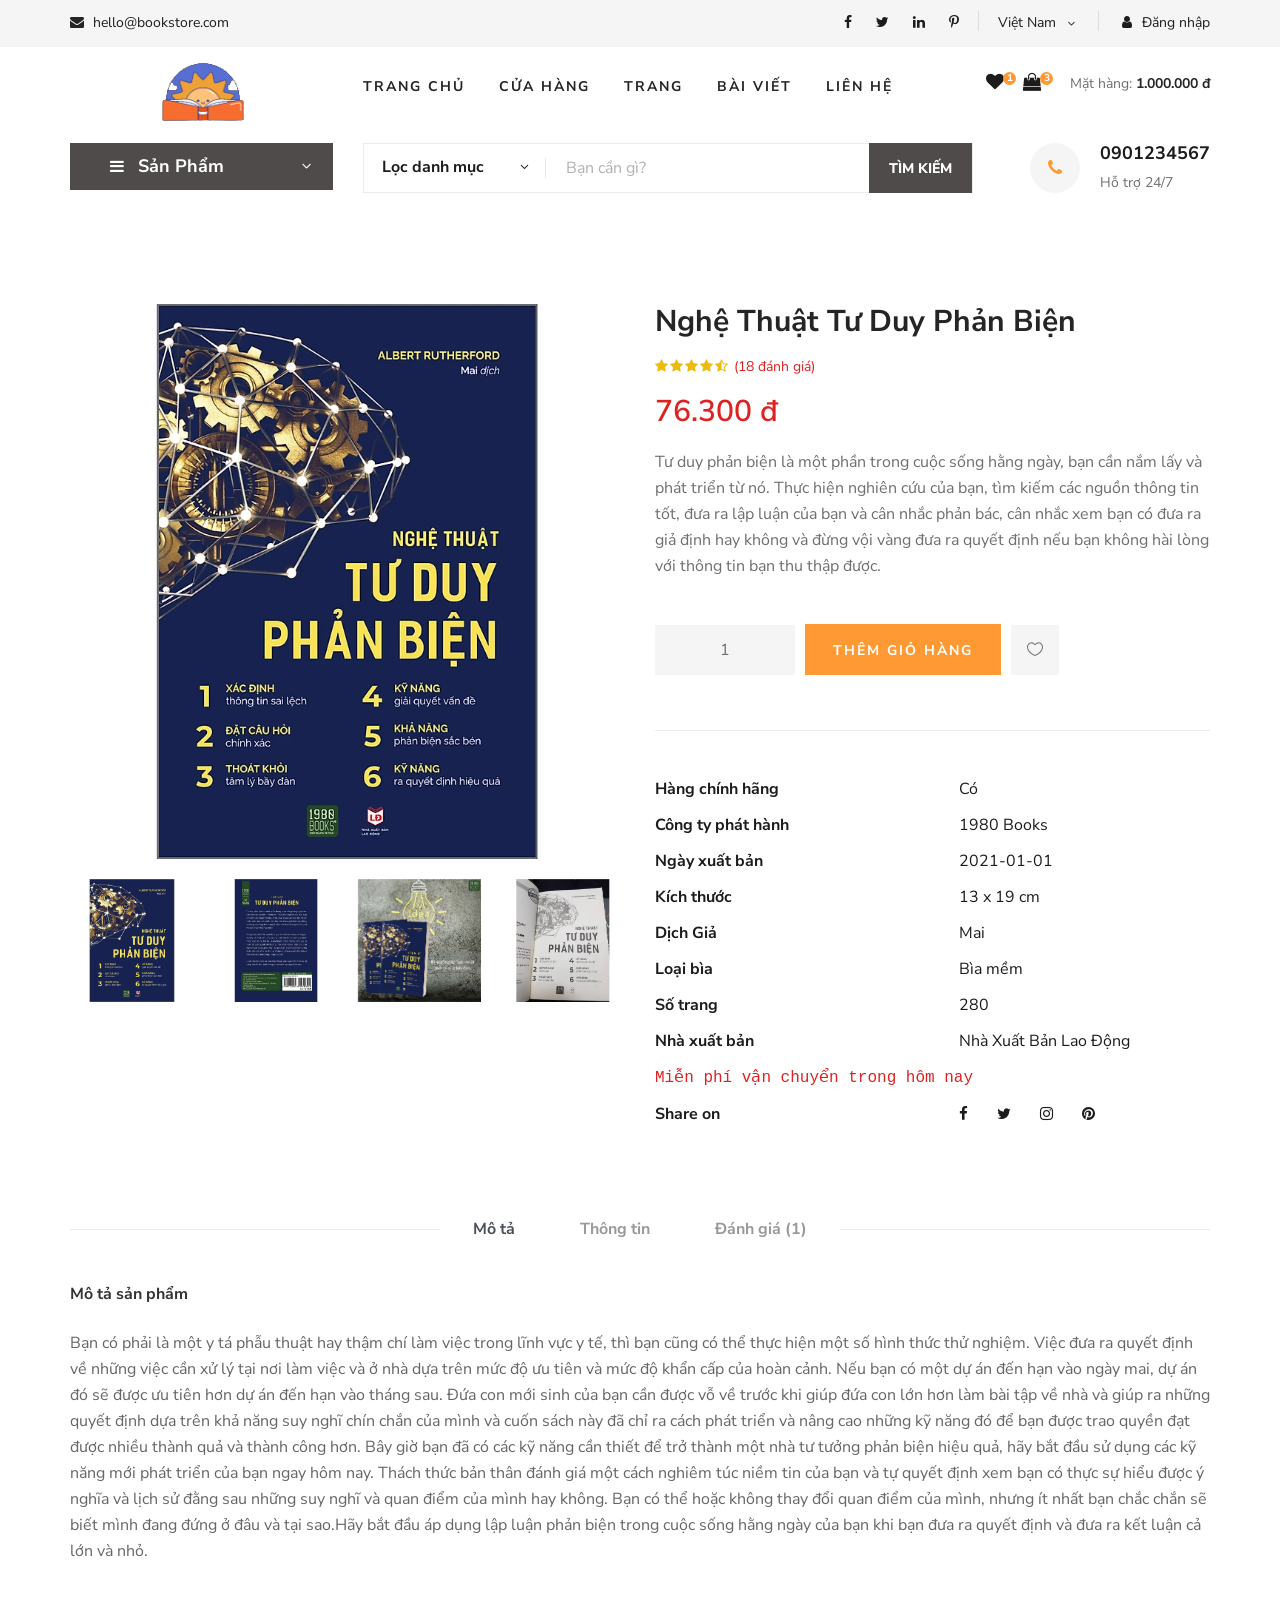
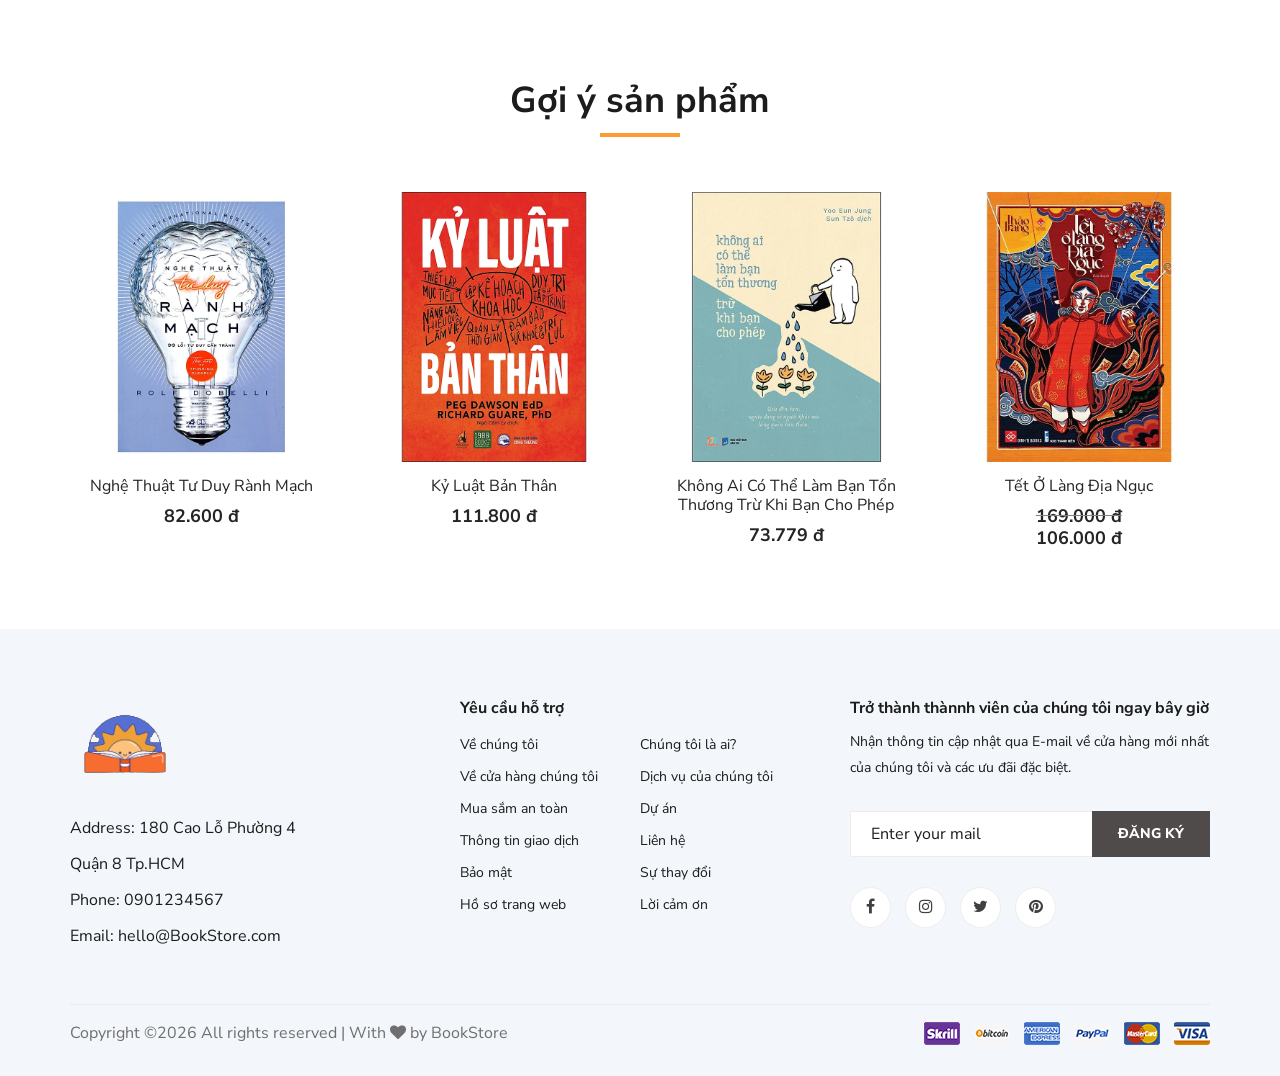
<file: LABTHUCHANH/Lab08/Lab08/Vi_du_2/index.html>
<!DOCTYPE html>
<html lang="zxx">

<head>
    <meta charset="UTF-8">
    <meta name="description" content="Ogani Template">
    <meta name="keywords" content="Ogani, unica, creative, html">
    <meta name="viewport" content="width=device-width, initial-scale=1.0">
    <meta http-equiv="X-UA-Compatible" content="ie=edge">
    <title>Nice | BookStore</title>

    <!-- Google Font -->
    <link href="https://fonts.googleapis.com/css2?family=Nunito Sans:wght@200;300;400;600;900&display=swap" rel="stylesheet">

    <!-- Css Styles -->
    <link rel="stylesheet" href="css/bootstrap.min.css" type="text/css">
    <link rel="stylesheet" href="css/font-awesome.min.css" type="text/css">
    <link rel="stylesheet" href="css/elegant-icons.css" type="text/css">
    <link rel="stylesheet" href="css/nice-select.css" type="text/css">
    <link rel="stylesheet" href="css/jquery-ui.min.css" type="text/css">
    <link rel="stylesheet" href="css/owl.carousel.min.css" type="text/css">
    <link rel="stylesheet" href="css/slicknav.min.css" type="text/css">
    <link rel="stylesheet" href="css/style.css" type="text/css">

    <style>
        .product__details__pic__slider {
            position: relative;
            overflow: hidden;
        }

        .product__details__pic__slider img {
            display: none;
            width: 100%;
            height: auto;
        }

        .button__slide{
            text-align: center;
            padding-top: 10px;
        }
    </style>

    
</head>

<body>
    <!-- Page Preloder -->
    <div id="preloder">
        <div class="loader"></div>
    </div>

    <!-- Humberger Begin -->
    <div class="humberger__menu__overlay"></div>
    <div class="humberger__menu__wrapper">
        <div class="humberger__menu__logo">
            <a href="#"><img src="img/logo.png" alt=""></a>
        </div>
        <div class="humberger__menu__cart">
            <ul>
                <li><a href="#"><i class="fa fa-heart"></i> <span>1</span></a></li>
                <li><a href="#"><i class="fa fa-shopping-bag"></i> <span>3</span></a></li>
            </ul>
            <div class="header__cart__price">Mặt hàng: <span>1.000.000 đ</span></div>
        </div>
        <div class="humberger__menu__widget">
            <div class="header__top__right__language">
                <div>Việt Nam</div>
                <span class="arrow_carrot-down"></span>
                <ul>
                    <li><a href="#">Spanis</a></li>
                    <li><a href="#">English</a></li>
                </ul>
            </div>
            <div class="header__top__right__auth">
                <a href="#"><i class="fa fa-user"></i> Đăng nhập</a>
            </div>
        </div>
        <nav class="humberger__menu__nav mobile-menu">
            <ul>
                <li><a href="./index.html">Trang chủ</a></li>
                <li><a href="./shop-grid.html">Cửa hàng</a></li>
                <li><a href="#">Trang</a>
                    <ul class="header__menu__dropdown">
                        <li><a href="./shop-details.html">Cửa hàng chi tiết</a></li>
                        <li><a href="./shoping-cart.html">Giỏ hàng</a></li>
                        <li><a href="./checkout.html">Thủ tục thanh toán</a></li>
                        <li><a href="./blog-details.html">Chi tiết bài viết</a></li>
                    </ul>
                </li>
                <li><a href="./blog.html">Bài viết</a></li>
                <li><a href="./contact.html">Liên hệ</a></li>
            </ul>
        </nav>
        <div id="mobile-menu-wrap"></div>
        <div class="header__top__right__social">
            <a href="#"><i class="fa fa-facebook"></i></a>
            <a href="#"><i class="fa fa-twitter"></i></a>
            <a href="#"><i class="fa fa-linkedin"></i></a>
            <a href="#"><i class="fa fa-pinterest-p"></i></a>
        </div>
        <div class="humberger__menu__contact">
            <ul>
                <li><i class="fa fa-envelope"></i> hello@bookstore.com</li>
            </ul>
        </div>
    </div>
    <!-- Humberger End -->

    <!-- Header Section Begin -->
    <header class="header">
        <div class="header__top">
            <div class="container">
                <div class="row">
                    <div class="col-lg-6 col-md-6">
                        <div class="header__top__left">
                            <ul>
                                <li><i class="fa fa-envelope"></i> hello@bookstore.com</li>
                            </ul>
                        </div>
                    </div>
                    <div class="col-lg-6 col-md-6">
                        <div class="header__top__right">
                            <div class="header__top__right__social">
                                <a href="#"><i class="fa fa-facebook"></i></a>
                                <a href="#"><i class="fa fa-twitter"></i></a>
                                <a href="#"><i class="fa fa-linkedin"></i></a>
                                <a href="#"><i class="fa fa-pinterest-p"></i></a>
                            </div>
                            <div class="header__top__right__language">
                                <div>Việt Nam</div>
                                <span class="arrow_carrot-down"></span>
                                <ul>
                                    <li><a href="#">Spanis</a></li>
                                    <li><a href="#">English</a></li>
                                </ul>
                            </div>
                            <div class="header__top__right__auth">
                                <a href="#"><i class="fa fa-user"></i> Đăng nhập</a>
                            </div>
                        </div>
                    </div>
                </div>
            </div>
        </div>
        <div class="container">
            <div class="row">
                <div class="col-lg-3">
                    <div class="header__logo">
                        <a href="./index.html"><img src="img/logo.png" alt=""></a>
                    </div>
                </div>
                <div class="col-lg-6">
                    <nav class="header__menu">
                        <ul class="ul-menu">
                            <li><a href="./index.html">Trang chủ</a></li>
                            <li><a href="./shop-grid.html">Cửa hàng</a></li>
                            <li><a href="#">Trang</a>
                                <ul class="header__menu__dropdown">
                                    <li><a href="./shop-details.html">Cửa hàng chi tiết</a></li>
                                    <li><a href="./shoping-cart.html">Giỏ hàng</a></li>
                                    <li><a href="./checkout.html">Thủ tục thanh toán</a></li>
                                    <li><a href="./blog-details.html">Chi tiết bài viết</a></li>
                                </ul>
                            </li>
                            <li><a href="./blog.html">Bài viết</a></li>
                            <li><a href="./contact.html">Liên hệ</a></li>
                        </ul>
                    </nav>
                </div>
                <div class="col-lg-3">
                    <div class="header__cart">
                        <ul>
                            <li><a href="#"><i class="fa fa-heart"></i> <span>1</span></a></li>
                            <li><a href="#"><i class="fa fa-shopping-bag"></i> <span>3</span></a></li>
                        </ul>
                        <div class="header__cart__price">Mặt hàng: <span>1.000.000 đ</span></div>
                    </div>
                </div>
            </div>
            <div class="humberger__open">
                <i class="fa fa-bars"></i>
            </div>
        </div>
    </header>
    <!-- Header Section End -->

    <!-- Hero Section Begin -->
    <section class="hero hero-normal">
        <div class="container">
            <div class="row">
                <div class="col-lg-3">
                    <div class="hero__categories">
                        <div class="hero__categories__all">
                            <i class="fa fa-bars"></i>
                            <span>Sản Phẩm</span>
                        </div>
                        <ul>
                            <li><a href="#">Văn học</a></li>
                            <li><a href="#">Kinh tế</a></li>
                            <li><a href="#">Thiếu nhi</a></li>
                            <li><a href="#">Kĩ năng sống</a></li>
                            <li><a href="#">Giáo khoa</a></li>
                            <li><a href="#">Từ điển</a></li>
                            <li><a href="#">Lịch sử</a></li>
                            <li><a href="#">Y học</a></li>
                            <li><a href="#">Tạp chí</a></li>
                            <li><a href="#">Ngoại ngữ</a></li>
                            <li><a href="#">Giáo trình</a></li>
                        </ul>
                    </div>
                </div>
                <div class="col-lg-9">
                    <div class="hero__search">
                        <div class="hero__search__form">
                            <form action="#">
                                <div class="hero__search__categories">
                                    Lọc danh mục
                                    <span class="arrow_carrot-down"></span>
                                </div>
                                <input type="text" placeholder="Bạn cần gì?">
                                <button type="submit" class="site-btn">TÌM KIẾM</button>
                            </form>
                        </div>
                        <div class="hero__search__phone">
                            <div class="hero__search__phone__icon">
                                <i class="fa fa-phone"></i>
                            </div>
                            <div class="hero__search__phone__text">
                                <h5>0901234567</h5>
                                <span>Hỗ trợ 24/7 </span>
                            </div>
                        </div>
                    </div>
                </div>
            </div>
        </div>
    </section>
    <!-- Hero Section End -->

    <!-- Product Details Section Begin -->
    <section class="product-details spad">
        <div class="container">
            <div class="row">
                <div class="col-lg-6 col-md-6">
                    <div class="product__details__pic">
                        <div class="product__details__pic__item">
                            <img class="product__details__pic__item--large"
                                src="img/product/Book_2.jpg" alt="">
                        </div>
                        <div class="product__details__pic__slider owl-carousel">
                            <img data-imgbigurl="img/product/details/Book_2.jpg"
                                src="img/product/Book_2.jpg" alt="">
                            <img data-imgbigurl="img/product/details/Book_2_details_2.jpg"
                                src="img/product/details/Book_2_details_2.jpg" alt="">
                            <img data-imgbigurl="img/product/details/Book_2_details_1.jpg"
                                src="img/product/details/Book_2_details_1.jpg" alt="">
                            <img data-imgbigurl="img/product/details/Book_2_details_3.jpg"
                                src="img/product/details/Book_2_details_3.jpg" alt="">
                        </div>
                    </div>
                </div>
                <div class="col-lg-6 col-md-6">
                    <div class="product__details__text">
                        <h3>Nghệ Thuật Tư Duy Phản Biện</h3>
                        <div class="product__details__rating">
                            <i class="fa fa-star"></i>
                            <i class="fa fa-star"></i>
                            <i class="fa fa-star"></i>
                            <i class="fa fa-star"></i>
                            <i class="fa fa-star-half-o"></i>
                            <span>(18 đánh giá)</span>
                        </div>
                        <div class="product__details__price">76.300 đ</div>
                        <p>Tư duy phản biện là một phần trong cuộc sống hằng ngày, bạn cần nắm lấy và phát triển từ nó.
                             Thực hiện nghiên cứu của bạn, tìm kiếm các nguồn thông tin tốt, đưa ra lập luận của bạn và cân nhắc phản bác, 
                             cân nhắc xem bạn có đưa ra giả định hay không và đừng vội vàng đưa ra quyết định nếu bạn không hài lòng với 
                             thông tin bạn thu thập được.</p>
                        <div class="product__details__quantity">
                            <div class="quantity">
                                <div class="pro-qty">
                                    <input type="text" value="1">
                                </div>
                            </div>
                        </div>
                        <a href="#" class="primary-btn">Thêm giỏ hàng</a>
                        <a href="#" class="heart-icon"><span class="icon_heart_alt"></span></a>
                        <ul>
                            <li><b>Hàng chính hãng</b> <span>Có</span></li>
                            <li><b>Công ty phát hành</b> <span>1980 Books</span></li>
                            <li><b>Ngày xuất bản</b> <span>2021-01-01</span></li>
                            <li><b>Kích thước</b> <span>13 x 19 cm </span></li>
                            <li><b>Dịch Giả</b> <span>Mai</span></li>
                            <li><b>Loại bìa</b> <span>Bìa mềm</span></li>
                            <li><b>Số trang</b> <span>280</span></li>
                            <li><b>Nhà xuất bản</b> <span>Nhà Xuất Bản Lao Động</span></li>
                            <li><span><samp>Miễn phí vận chuyển trong hôm nay</samp></span></li>
                            <li><b>Share on</b>
                                <div class="share">
                                    <a href="#"><i class="fa fa-facebook"></i></a>
                                    <a href="#"><i class="fa fa-twitter"></i></a>
                                    <a href="#"><i class="fa fa-instagram"></i></a>
                                    <a href="#"><i class="fa fa-pinterest"></i></a>
                                </div>
                            </li>
                        </ul>
                    </div>
                </div>
                <div class="col-lg-12">
                    <div class="product__details__tab">
                        <ul class="nav nav-tabs" role="tablist">
                            <li class="nav-item">
                                <a class="nav-link active" data-toggle="tab" href="#tabs-1" role="tab"
                                    aria-selected="true">Mô tả</a>
                            </li>
                            <li class="nav-item">
                                <a class="nav-link" data-toggle="tab" href="#tabs-2" role="tab"
                                    aria-selected="false">Thông tin</a>
                            </li>
                            <li class="nav-item">
                                <a class="nav-link" data-toggle="tab" href="#tabs-3" role="tab"
                                    aria-selected="false">Đánh giá <span>(1)</span></a>
                            </li>
                        </ul>
                        <div class="tab-content">
                            <div class="tab-pane active" id="tabs-1" role="tabpanel">
                                <div class="product__details__tab__desc">
                                    <h6>Mô tả sản phẩm</h6>
                                    <p>Bạn có phải là một y tá phẫu thuật hay thậm chí làm việc trong lĩnh vực y tế, thì bạn cũng có thể thực hiện một số hình thức thử nghiệm. Việc đưa ra quyết định về những việc cần xử lý tại nơi làm việc và ở nhà dựa trên mức độ ưu tiên và mức độ khẩn cấp của hoàn cảnh.

                                        Nếu bạn có một dự án đến hạn vào ngày mai, dự án đó sẽ được ưu tiên hơn dự án đến hạn vào tháng sau.
                                         Đứa con mới sinh của bạn cần được vỗ về trước khi giúp đứa con lớn hơn làm bài tập về nhà và giúp ra những quyết định dựa trên 
                                         khả năng suy nghĩ chín chắn của mình và cuốn sách này đã chỉ ra cách phát triển và nâng cao những kỹ năng đó để bạn được trao
                                          quyền đạt được nhiều thành quả và thành công hơn. Bây giờ bạn đã có các kỹ năng cần thiết để trở thành một nhà tư tưởng phản
                                          biện hiệu quả, hãy bắt đầu sử dụng các kỹ năng mới phát triển của bạn ngay hôm nay. Thách thức bản thân đánh giá một cách nghiêm
                                           túc niềm tin của bạn và tự quyết định xem bạn có thực sự hiểu được ý nghĩa và lịch sử đằng sau những suy nghĩ và quan điểm của
                                           mình hay không. Bạn có thể hoặc không thay đổi quan điểm của mình, nhưng ít nhất bạn chắc chắn sẽ biết mình đang đứng ở đâu và
                                         tại sao.Hãy bắt đầu áp dụng lập luận phản biện trong cuộc sống hằng ngày của bạn khi bạn đưa ra quyết định và đưa ra kết luận cả lớn và nhỏ.</p>
                                </div>
                            </div>
                            <div class="tab-pane" id="tabs-2" role="tabpanel">
                                <div class="product__details__tab__desc">
                                    <h6>Thông tin sản phẩm</h6>
                                        Về sản phẩm: (39 tích cực, 2 tiêu cực)
                                        <li>
                                            Hầu hết người mua hài lòng với chất lượng sách, đánh giá sách là hay, hữu ích và đáng mua.
                                        </li>
                                        <li>
                                            Một số nhận xét cho biết sách có nội dung tốt, đẹp, in rõ và dễ mang đi.
                                        </li>
                                        <li>
                                            Tuy nhiên, có một số ý kiến cho rằng sách có lối viết đơn giản, không phù hợp với người đã qua công việc kinh doanh.
                                        </li>
                                        Về dịch vụ: (32 tích cực, 2 tiêu cực)
                                        <li>
                                            Đa số khách hàng hài lòng với giao hàng nhanh, đóng gói cẩn thận và dịch vụ hỗ trợ sau bán hàng.
                                        </li>
                                        <li>
                                            Một số nhận xét cho biết nhân viên giao hàng nhiệt tình, vui vẻ và dịch vụ TikiNow được đánh giá tích cực.
                                        </li>
                                        <li>
                                            Tuy nhiên, có một số ý kiến cho rằng khâu đóng gói cẩu thả và có sách bị cong và mòn.
                                        </li>
                                </div>
                            </div>
                            <div class="tab-pane" id="tabs-3" role="tabpanel">
                                <div class="product__details__tab__desc">
                                    <h6>Đánh giá sản phẩm </h6>
                                    <p>Hãy nghĩ đến coi tư duy phản biện như một cơ hội để tương tác với những người khác và tìm hiểu quan điểm của họ. 
                                        Đánh giá những gì người khác nói và xem xét các nguồn thông tin để quyết định xem chúng có xứng đáng hay không.
                                         “Nghệ thuật tư duy phản biện” là một tài liệu tuyệt vời giúp bạn học được những kỹ năng đó và bạn có thể tham khảo lại khi cần.
                                         Hãy nhớ rằng, hơn bất cứ điều gì, hãy rèn luyện kỹ năng tư duy phản biện của bạn, và bạn không bao giờ có thể sai lầm.</p>
                                </div>
                            </div>
                        </div>
                    </div>
                </div>
            </div>
        </div>
    </section>
    <!-- Product Details Section End -->

    <!-- Related Product Section Begin -->
    <section class="related-product">
        <div class="container">
            <div class="row">
                <div class="col-lg-12">
                    <div class="section-title related__product__title">
                        <h2>Gợi ý sản phẩm</h2>
                    </div>
                </div>
            </div>
            <div class="row">
                <div class="col-lg-3 col-md-4 col-sm-6">
                    <div class="product__item">
                        <div class="product__item__pic set-bg" data-setbg="img/product/Book_1.webp">
                            <ul class="product__item__pic__hover">
                                <li><a href="#"><i class="fa fa-heart"></i></a></li>
                                <li><a href="#"><i class="fa fa-retweet"></i></a></li>
                                <li><a href="#"><i class="fa fa-shopping-cart"></i></a></li>
                            </ul>
                        </div>
                        <div class="product__item__text">
                            <h6><a href="#">Nghệ Thuật Tư Duy Rành Mạch</a></h6>
                            <h5>82.600 đ</h5>
                        </div>
                    </div>
                </div>
                <div class="col-lg-3 col-md-4 col-sm-6">
                    <div class="product__item">
                        <div class="product__item__pic set-bg" data-setbg="img/product/Book-3.png">
                            <ul class="product__item__pic__hover">
                                <li><a href="#"><i class="fa fa-heart"></i></a></li>
                                <li><a href="#"><i class="fa fa-retweet"></i></a></li>
                                <li><a href="#"><i class="fa fa-shopping-cart"></i></a></li>
                            </ul>
                        </div>
                        <div class="product__item__text">
                            <h6><a href="#">Kỷ Luật Bản Thân</a></h6>
                            <h5>111.800 đ</h5>
                        </div>
                    </div>
                </div>
                <div class="col-lg-3 col-md-4 col-sm-6">
                    <div class="product__item">
                        <div class="product__item__pic set-bg" data-setbg="img/product/Book_4.jpg">
                            <ul class="product__item__pic__hover">
                                <li><a href="#"><i class="fa fa-heart"></i></a></li>
                                <li><a href="#"><i class="fa fa-retweet"></i></a></li>
                                <li><a href="#"><i class="fa fa-shopping-cart"></i></a></li>
                            </ul>
                        </div>
                        <div class="product__item__text">
                            <h6><a href="#">Không Ai Có Thể Làm Bạn Tổn Thương Trừ Khi Bạn Cho Phép</a></h6>
                            <h5>73.779 đ</h5>
                        </div>
                    </div>
                </div>
                <div class="col-lg-3 col-md-4 col-sm-6">
                    <div class="product__item">
                        <div class="product__item__pic set-bg" data-setbg="img/product/Book_5.jpg">
                            <ul class="product__item__pic__hover">
                                <li><a href="#"><i class="fa fa-heart"></i></a></li>
                                <li><a href="#"><i class="fa fa-retweet"></i></a></li>
                                <li><a href="#"><i class="fa fa-shopping-cart"></i></a></li>
                            </ul>
                        </div>
                        <div class="product__item__text">
                            <h6><a href="#">Tết Ở Làng Địa Ngục</a></h6>
                            <div class="text__sale">
                                <h5 >169.000 đ</h5>
                            </div>
                            <h5 class="text__price">106.000 đ</h5>
                        </div>
                    </div>
                </div>
            </div>
        </div>
    </section>
    <!-- Related Product Section End -->

    <!-- Footer Section Begin -->
    <footer class="footer spad">
        <div class="container">
            <div class="row">
                <div class="col-lg-3 col-md-6 col-sm-6">
                    <div class="footer__about">
                        <div class="footer__about__logo">
                            <a href="./index.html"><img src="img/logo.png" alt=""></a>
                        </div>
                        <ul>
                            <li>Address: 180 Cao Lỗ Phường 4 Quận 8 Tp.HCM</li>
                            <li>Phone: 0901234567</li>
                            <li>Email: hello@BookStore.com</li>
                        </ul>
                    </div>
                </div>
                <div class="col-lg-4 col-md-6 col-sm-6 offset-lg-1">
                    <div class="footer__widget">
                        <h6>
                            Yêu cầu hỗ trợ</h6>
                        <ul>
                            <li><a href="#">Về chúng tôi</a></li>
                            <li><a href="#">Về cửa hàng chúng tôi</a></li>
                            <li><a href="#">Mua sắm an toàn</a></li>
                            <li><a href="#">Thông tin giao dịch</a></li>
                            <li><a href="#">Bảo mật</a></li>
                            <li><a href="#">Hồ sơ trang web</a></li>
                        </ul>
                        <ul>
                            <li><a href="#">Chúng tôi là ai?</a></li>
                            <li><a href="#">Dịch vụ của chúng tôi</a></li>
                            <li><a href="#">Dự án</a></li>
                            <li><a href="#">Liên hệ</a></li>
                            <li><a href="#">Sự thay đổi</a></li>
                            <li><a href="#">Lời cảm ơn</a></li>
                        </ul>
                    </div>
                </div>
                <div class="col-lg-4 col-md-12">
                    <div class="footer__widget">
                        <h6>Trở thành thànnh viên của chúng tôi ngay bây giờ</h6>
                        <p>Nhận thông tin cập nhật qua E-mail về cửa hàng mới nhất của chúng tôi và các ưu đãi đặc biệt.</p>
                        <form action="#">
                            <input type="text" placeholder="Enter your mail">
                            <button type="submit" class="site-btn">Đăng ký</button>
                        </form>
                        <div class="footer__widget__social">
                            <a href="#"><i class="fa fa-facebook"></i></a>
                            <a href="#"><i class="fa fa-instagram"></i></a>
                            <a href="#"><i class="fa fa-twitter"></i></a>
                            <a href="#"><i class="fa fa-pinterest"></i></a>
                        </div>
                    </div>
                </div>
            </div>
            <div class="row">
                <div class="col-lg-12">
                    <div class="footer__copyright">
                        <div class="footer__copyright__text"><p>
  Copyright &copy;<script>document.write(new Date().getFullYear());</script> All rights reserved | With <i class="fa fa-heart" aria-hidden="true"></i> by BookStore</a>
  </p></div>
                        <div class="footer__copyright__payment"><img src="img/payment-item.png" alt=""></div>
                    </div>
                </div>
            </div>
        </div>
    </footer>
    <!-- Footer Section End -->

    <!-- Js Plugins -->
    <script src="js/jquery-3.3.1.min.js"></script>
    <script src="js/bootstrap.min.js"></script>
    <script src="js/jquery.nice-select.min.js"></script>
    <script src="js/jquery-ui.min.js"></script>
    <script src="js/jquery.slicknav.js"></script>
    <script src="js/mixitup.min.js"></script>
    <script src="js/owl.carousel.min.js"></script>
    <script src="js/main.js"></script>
</body>

</html>
</file>
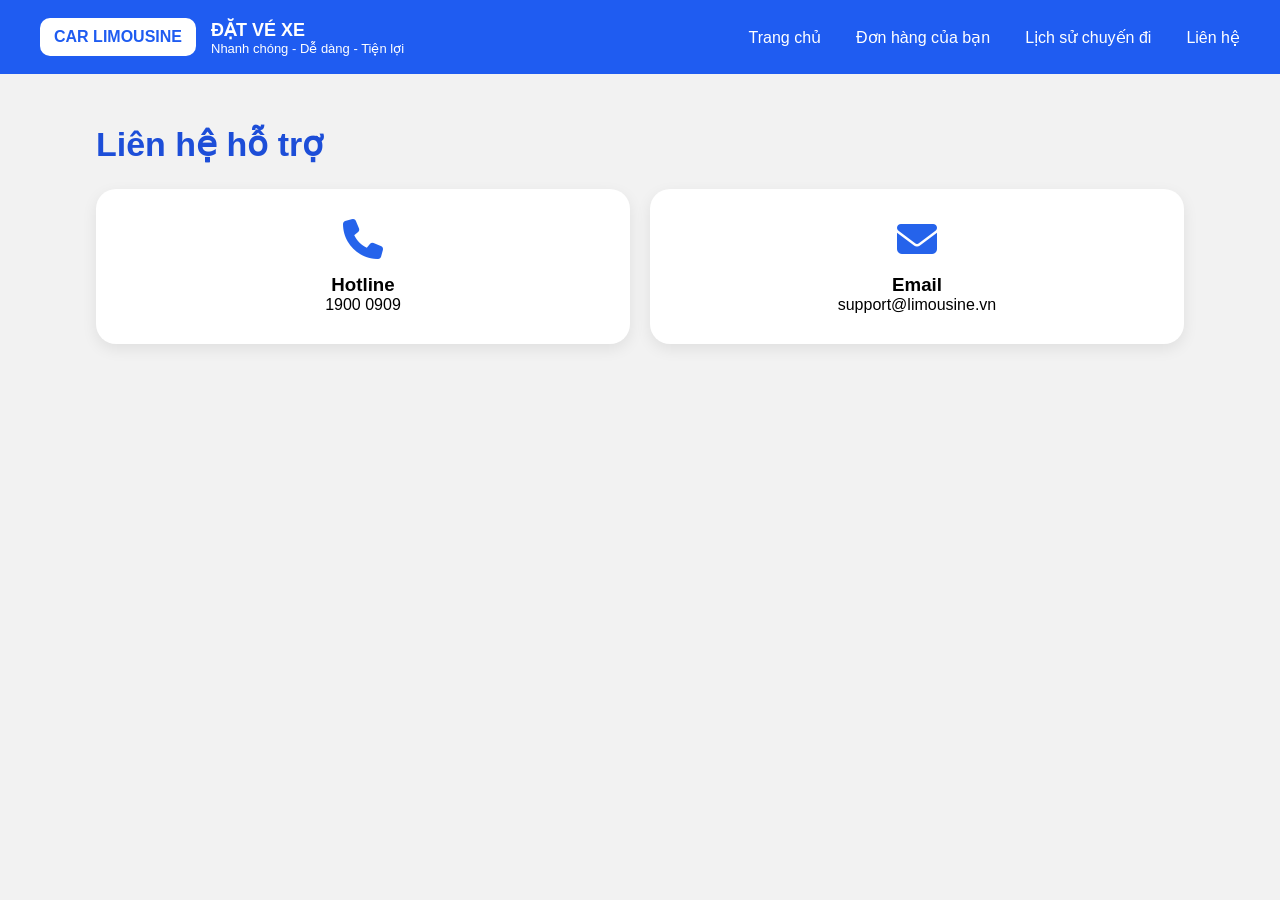
<file: contact.html>
<!DOCTYPE html>
<html lang="vi">
<head>

  <meta charset="UTF-8">
  <meta name="viewport"
        content="width=device-width, initial-scale=1.0">

  <title>Liên hệ</title>

  <link rel="stylesheet"
  href="https://cdnjs.cloudflare.com/ajax/libs/font-awesome/6.5.1/css/all.min.css">

  <link rel="stylesheet"
        href="/style/style.css">

</head>

<body>

<nav class="navbar">

  <div class="logo">

    <div class="logo-box">
      CAR LIMOUSINE
    </div>

    <div class="logo-text">
      <h2>ĐẶT VÉ XE</h2>
      <p>Nhanh chóng - Dễ dàng - Tiện lợi</p>
    </div>

  </div>
 <div class="menu-toggle"
onclick="toggleMenu()">

  <i class="fa-solid fa-bars"></i>

</div>
  <div class="menu" id="mobileMenu">

    <a href="index.html">Trang chủ</a>
    <a href="orders.html">Đơn hàng của bạn</a>
    <a href="history.html">Lịch sử chuyến đi</a>
    <a href="contact.html">Liên hệ</a>

  </div>

</nav>

<section class="page-section">

  <h1 class="page-title">
    Liên hệ hỗ trợ
  </h1>

  <div class="contact-grid">

    <div class="contact-item">

      <i class="fa-solid fa-phone"></i>

      <h3>Hotline</h3>

      <p>1900 0909</p>

    </div>

    <div class="contact-item">

      <i class="fa-solid fa-envelope"></i>

      <h3>Email</h3>

      <p>support@limousine.vn</p>

    </div>

  </div>

</section>
  <script>
    function toggleMenu(){

  document
  .querySelector(".menu")
  .classList.toggle("active");

}
  </script>
</body>
</html>
</file>
<file: style/style.css>
/* FONT AWESOME  */
    *{
      margin:0;
      padding:0;
      box-sizing:border-box;
      font-family: Arial, Helvetica, sans-serif;
    }

    body{
      background:#f2f2f2;
    }

    /* NAVBAR */
    .navbar{
      background:#1f5cf1;
      color:white;
      display:flex;
      justify-content:space-between;
      align-items:center;
      padding:18px 40px;
    }

    .logo{
      display:flex;
      align-items:center;
      gap:15px;
    }

    .logo-box{
      background:white;
      color:#1f5cf1;
      font-weight:bold;
      padding:10px 14px;
      border-radius:10px;
    }

    .logo-text h2{
      font-size:18px;
    }

    .logo-text p{
      font-size:13px;
    }

    .menu{
      display:flex;
      gap:35px;
    }

    .menu a{
      text-decoration:none;
      color:white;
      font-weight:500;
    }

    .login-btn{
      border:1px solid white;
      padding:10px 18px;
      border-radius:10px;
      cursor:pointer;
    }

    /* HERO */
    .hero{
      width:700px;
      margin:40px auto;
      background:#1f3d9e;
      color:white;
      text-align:center;
      padding:60px 20px;
      border-radius:15px;
    }

    .hero h1{
      font-size:42px;
      margin-bottom:15px;
    }

    .hero p{
      font-size:22px;
    }

    /* SEARCH BOX */
    .search-container{
      width:900px;
      background:white;
      margin:30px auto 80px;
      padding:30px;
      border-radius:20px;
      box-shadow:0 0 10px rgba(0,0,0,0.08);
    }

    .search-title{
      color:#1f5cf1;
      font-size:24px;
      margin-bottom:25px;
    }

    .form-grid{
      display:grid;
      grid-template-columns:1fr 1fr;
      gap:25px;
    }

    .form-group{
      display:flex;
      flex-direction:column;
      gap:10px;
    }

    .form-group label{
      font-weight:bold;
      font-size:15px;
    }

    .form-group input,
    .form-group select{
      padding:15px;
      border:none;
      background:#f3f3f3;
      border-radius:10px;
      font-size:15px;
    }

    .search-btn{
      width:100%;
      margin-top:30px;
      padding:15px;
      border:none;
      background:#1f5cf1;
      color:white;
      border-radius:12px;
      font-size:18px;
      cursor:pointer;
      transition:0.3s;
    }

    .search-btn:hover{
      background:#1748be;
    }

    /* RESULT */
    .result{
      margin-top:25px;
      background:#eef4ff;
      padding:20px;
      border-radius:15px;
      display:none;
    }

    .result h3{
      color:#1f5cf1;
      margin-bottom:10px;
    }

    .ticket{
      background:white;
      padding:15px;
      border-radius:12px;
      margin-top:10px;
      border-left:5px solid #1f5cf1;
    }

    /* FOOTER */
    footer{
      background:#13233f;
      color:white;
      text-align:center;
      padding:40px 20px;
    }

    footer h2{
      margin-bottom:10px;
    }

    footer p{
      margin:5px 0;
      color:#d0d0d0;
    }

    /* RESPONSIVE */
    @media(max-width:950px){

      .search-container,
      .hero{
        width:90%;
      }

      .form-grid{
        grid-template-columns:1fr;
      }

      .menu{
        display:none;
      }
    }
        .province-list{
      display:none;
      position:absolute;
      background:#fff;
      width:100%;
      max-height:250px;
      overflow-y:auto;
      border:1px solid #ddd;
      border-radius:10px;
      margin-top:5px;
      z-index:999;
    }

    .province-list div{
      padding:12px;
      cursor:pointer;
      transition:0.2s;
    }

    .province-list div:hover{
      background:#f3f4f6;
    }

    .form-group{
      position:relative;
    }

    /* =========================
SECTION
========================= */

.page-section{
  width: 85%;
  margin: 50px auto;
}

.page-title{
  font-size: 34px;
  color: #1d4ed8;
  margin-bottom: 25px;
  font-weight: bold;
}

/* =========================
CARD BOX
========================= */

.card-box{
  background: white;
  padding: 25px;
  border-radius: 20px;
  margin-bottom: 20px;
  box-shadow: 0 5px 15px rgba(0,0,0,0.08);
}

.card-box h3{
  margin-bottom: 12px;
}

.card-box p{
  margin: 8px 0;
}

/* =========================
STATUS
========================= */

.status{
  display: inline-block;
  margin-top: 12px;
  padding: 8px 16px;
  border-radius: 30px;
  font-size: 14px;
  font-weight: 600;
}

.success{
  background: #dcfce7;
  color: #15803d;
}

.pending{
  background: #fef3c7;
  color: #b45309;
}

/* =========================
CONTACT
========================= */

.contact-grid{
  display: grid;
  grid-template-columns:
  repeat(auto-fit,minmax(250px,1fr));

  gap: 20px;
}

.contact-item{
  background: white;
  padding: 30px;
  border-radius: 20px;
  text-align: center;
  box-shadow: 0 5px 15px rgba(0,0,0,0.08);
}

.contact-item i{
  font-size: 40px;
  color: #2563eb;
  margin-bottom: 15px;
}

/* =========================
LOGIN MODAL
========================= */

.login-modal{
  position: fixed;
  inset: 0;
  background: rgba(0,0,0,0.5);
  display: none;
  justify-content: center;
  align-items: center;
  z-index: 999;
}

.login-box{
  width: 400px;
  background: white;
  padding: 30px;
  border-radius: 20px;
  position: relative;
}

.close-login{
  position: absolute;
  right: 18px;
  top: 10px;
  font-size: 30px;
  cursor: pointer;
}

.login-box h2{
  text-align: center;
  margin-bottom: 25px;
  color: #1d4ed8;
}

.login-input{
  margin-bottom: 18px;
}

.login-input label{
  display: block;
  margin-bottom: 8px;
  font-weight: 600;
}

.login-input input{
  width: 100%;
  padding: 13px;
  border: 1px solid #ddd;
  border-radius: 12px;
  font-size: 15px;
}

.login-submit{
  width: 100%;
  padding: 14px;
  border: none;
  border-radius: 12px;
  background: #2563eb;
  color: white;
  font-size: 16px;
  cursor: pointer;
}

.login-submit:hover{
  background: #1d4ed8;
}
/* =========================
SOCIAL LOGIN
========================= */

.login-divider{
  text-align:center;
  margin:20px 0;
  font-weight:bold;
  color:#777;
}

.social-btn{
  width:100%;
  border:none;
  padding:14px;
  border-radius:12px;
  font-size:16px;
  font-weight:bold;
  cursor:pointer;
  margin-bottom:12px;
  transition:.3s;
}

.google-btn{
  background:#fff;
  border:2px solid #ddd;
  color:#222;
}

.google-btn:hover{
  background:#f5f5f5;
}

.facebook-btn{
  background:#1877f2;
  color:#fff;
}

.facebook-btn:hover{
  opacity:.9;
}

.register-text{
  text-align:center;
  margin-top:10px;
  color:#666;
}

.register-text span{
  color:#2563eb;
  font-weight:bold;
  cursor:pointer;
}
/* =========================
   MOBILE MENU
========================= */

.menu-toggle{

  display:none;

  font-size:28px;

  color:white;

  cursor:pointer;

}

/* =========================
   MOBILE
========================= */

@media screen and (max-width:768px){

  .navbar{

    flex-wrap:wrap;

    align-items:center;

  }

  .menu-toggle{

    display:block;

  }

  .menu{

    display:none !important;

    width:100%;

    flex-direction:column;

    gap:15px;

    margin-top:15px;

    background:#2563eb;

    padding:20px;

    border-radius:12px;

  }

  .menu.active{

    display:flex !important;

  }

  .menu a{

    width:100%;

    color:white;

    text-decoration:none;

    padding:12px 0;

    border-bottom:
    1px solid rgba(255,255,255,0.2);

  }

}
.search-box{
  display: flex;
  align-items: center;
  gap: 10px;
}

.swap-btn{
  width: 40px;
  height: 40px;
  border-radius: 50%;
  border: none;
  cursor: pointer;
  background: #eee;
  font-size: 18px;
  transition: 0.2s;
}

.swap-btn:hover{
  background: #ccc;
}
</file>
<file: LABTHUCHANH/Lab06/Lab06/Bai_2_Minh_hoa_layout/css/style.css>
.wrapper {
	display: flex;
	/* kich hoat flex box*/
	flex-flow: row wrap;
	font-weight: bold;
	text-align: center;
}

.wrapper>* {
	padding: 10px;
	flex: 1 100%;
	/* cho tất cả phần tử bên trong có độ dài 100% và tỉ lệ chiếm không gian trống là như nhau*/
}

.header-flex-2 {
	background: tomato;
}

.footer-flex-2 {
	background: lightgreen;
	order: 4;
}

.main {
	text-align: left;
	background: deepskyblue;
	height: 400px;
	flex: 3 0px;
	/* cho phần nội dung main ở giữa chiếm 3 phần không gian trống so với 2 phần aside bên cạnh */
	order: 2;
}

.aside {
	flex: 1 0 0 ;
}

/* 2 phần aside sẽ chỉ chiếm 1 phần không gian */
.aside-1 {
	background: gold;
	height: 400px;
	order: 1;
}

.aside-2 {
	background: hotpink;
	height: 400px;
	order: 3;
}

	
@media screen and (min-width:599px){
	.container { 
		display: flex;
		flex-direction: column; 
	}
	
	.main, .aside-1, .aside-2 {
		flex: 1 1 100%; 
		height: 400px;   
	}
	
	 
	  header { order: 1; }
	  .main { order: 2; }
	  .aside-1 { order: 3; }
	  .aside-2 { order: 4; }
	  footer { order: 5; }
	
}
@media screen and (min-width:1199px){
	.main {
       
        flex: 1 100%; 
        order: 1; 
        
    }
    
    .aside-1 {
        
        flex: 1; 
        order: 2;
        height: 400px;
    }
    
    .aside-2 {
    
        flex: 1; 
        order: 3;
        height: 400px;
    }

    .footer-flex-2 {
        order: 4; 
    }
}
</file>
<file: LABTHUCHANH/Lab07/Lab07/demo_bai_2/css/elegant-icons.css>
@font-face {
	font-family: 'ElegantIcons';
	src:url('../fonts/ElegantIcons.eot');
	src:url('../fonts/ElegantIcons.eot?#iefix') format('embedded-opentype'),
		url('../fonts/ElegantIcons.woff') format('woff'),
		url('../fonts/ElegantIcons.ttf') format('truetype'),
		url('../fonts/ElegantIcons.svg#ElegantIcons') format('svg');
	font-weight: normal;
	font-style: normal;
}

/* Use the following CSS code if you want to use data attributes for inserting your icons */
[data-icon]:before {
	font-family: 'ElegantIcons';
	content: attr(data-icon);
	speak: none;
	font-weight: normal;
	font-variant: normal;
	text-transform: none;
	line-height: 1;
	-webkit-font-smoothing: antialiased;
	-moz-osx-font-smoothing: grayscale;
}

/* Use the following CSS code if you want to have a class per icon */
/*
Instead of a list of all class selectors,
you can use the generic selector below, but it's slower:
[class*="your-class-prefix"] {
*/
.arrow_up, .arrow_down, .arrow_left, .arrow_right, .arrow_left-up, .arrow_right-up, .arrow_right-down, .arrow_left-down, .arrow-up-down, .arrow_up-down_alt, .arrow_left-right_alt, .arrow_left-right, .arrow_expand_alt2, .arrow_expand_alt, .arrow_condense, .arrow_expand, .arrow_move, .arrow_carrot-up, .arrow_carrot-down, .arrow_carrot-left, .arrow_carrot-right, .arrow_carrot-2up, .arrow_carrot-2down, .arrow_carrot-2left, .arrow_carrot-2right, .arrow_carrot-up_alt2, .arrow_carrot-down_alt2, .arrow_carrot-left_alt2, .arrow_carrot-right_alt2, .arrow_carrot-2up_alt2, .arrow_carrot-2down_alt2, .arrow_carrot-2left_alt2, .arrow_carrot-2right_alt2, .arrow_triangle-up, .arrow_triangle-down, .arrow_triangle-left, .arrow_triangle-right, .arrow_triangle-up_alt2, .arrow_triangle-down_alt2, .arrow_triangle-left_alt2, .arrow_triangle-right_alt2, .arrow_back, .icon_minus-06, .icon_plus, .icon_close, .icon_check, .icon_minus_alt2, .icon_plus_alt2, .icon_close_alt2, .icon_check_alt2, .icon_zoom-out_alt, .icon_zoom-in_alt, .icon_search, .icon_box-empty, .icon_box-selected, .icon_minus-box, .icon_plus-box, .icon_box-checked, .icon_circle-empty, .icon_circle-slelected, .icon_stop_alt2, .icon_stop, .icon_pause_alt2, .icon_pause, .icon_menu, .icon_menu-square_alt2, .icon_menu-circle_alt2, .icon_ul, .icon_ol, .icon_adjust-horiz, .icon_adjust-vert, .icon_document_alt, .icon_documents_alt, .icon_pencil, .icon_pencil-edit_alt, .icon_pencil-edit, .icon_folder-alt, .icon_folder-open_alt, .icon_folder-add_alt, .icon_info_alt, .icon_error-oct_alt, .icon_error-circle_alt, .icon_error-triangle_alt, .icon_question_alt2, .icon_question, .icon_comment_alt, .icon_chat_alt, .icon_vol-mute_alt, .icon_volume-low_alt, .icon_volume-high_alt, .icon_quotations, .icon_quotations_alt2, .icon_clock_alt, .icon_lock_alt, .icon_lock-open_alt, .icon_key_alt, .icon_cloud_alt, .icon_cloud-upload_alt, .icon_cloud-download_alt, .icon_image, .icon_images, .icon_lightbulb_alt, .icon_gift_alt, .icon_house_alt, .icon_genius, .icon_mobile, .icon_tablet, .icon_laptop, .icon_desktop, .icon_camera_alt, .icon_mail_alt, .icon_cone_alt, .icon_ribbon_alt, .icon_bag_alt, .icon_creditcard, .icon_cart_alt, .icon_paperclip, .icon_tag_alt, .icon_tags_alt, .icon_trash_alt, .icon_cursor_alt, .icon_mic_alt, .icon_compass_alt, .icon_pin_alt, .icon_pushpin_alt, .icon_map_alt, .icon_drawer_alt, .icon_toolbox_alt, .icon_book_alt, .icon_calendar, .icon_film, .icon_table, .icon_contacts_alt, .icon_headphones, .icon_lifesaver, .icon_piechart, .icon_refresh, .icon_link_alt, .icon_link, .icon_loading, .icon_blocked, .icon_archive_alt, .icon_heart_alt, .icon_star_alt, .icon_star-half_alt, .icon_star, .icon_star-half, .icon_tools, .icon_tool, .icon_cog, .icon_cogs, .arrow_up_alt, .arrow_down_alt, .arrow_left_alt, .arrow_right_alt, .arrow_left-up_alt, .arrow_right-up_alt, .arrow_right-down_alt, .arrow_left-down_alt, .arrow_condense_alt, .arrow_expand_alt3, .arrow_carrot_up_alt, .arrow_carrot-down_alt, .arrow_carrot-left_alt, .arrow_carrot-right_alt, .arrow_carrot-2up_alt, .arrow_carrot-2dwnn_alt, .arrow_carrot-2left_alt, .arrow_carrot-2right_alt, .arrow_triangle-up_alt, .arrow_triangle-down_alt, .arrow_triangle-left_alt, .arrow_triangle-right_alt, .icon_minus_alt, .icon_plus_alt, .icon_close_alt, .icon_check_alt, .icon_zoom-out, .icon_zoom-in, .icon_stop_alt, .icon_menu-square_alt, .icon_menu-circle_alt, .icon_document, .icon_documents, .icon_pencil_alt, .icon_folder, .icon_folder-open, .icon_folder-add, .icon_folder_upload, .icon_folder_download, .icon_info, .icon_error-circle, .icon_error-oct, .icon_error-triangle, .icon_question_alt, .icon_comment, .icon_chat, .icon_vol-mute, .icon_volume-low, .icon_volume-high, .icon_quotations_alt, .icon_clock, .icon_lock, .icon_lock-open, .icon_key, .icon_cloud, .icon_cloud-upload, .icon_cloud-download, .icon_lightbulb, .icon_gift, .icon_house, .icon_camera, .icon_mail, .icon_cone, .icon_ribbon, .icon_bag, .icon_cart, .icon_tag, .icon_tags, .icon_trash, .icon_cursor, .icon_mic, .icon_compass, .icon_pin, .icon_pushpin, .icon_map, .icon_drawer, .icon_toolbox, .icon_book, .icon_contacts, .icon_archive, .icon_heart, .icon_profile, .icon_group, .icon_grid-2x2, .icon_grid-3x3, .icon_music, .icon_pause_alt, .icon_phone, .icon_upload, .icon_download, .social_facebook, .social_twitter, .social_pinterest, .social_googleplus, .social_tumblr, .social_tumbleupon, .social_wordpress, .social_instagram, .social_dribbble, .social_vimeo, .social_linkedin, .social_rss, .social_deviantart, .social_share, .social_myspace, .social_skype, .social_youtube, .social_picassa, .social_googledrive, .social_flickr, .social_blogger, .social_spotify, .social_delicious, .social_facebook_circle, .social_twitter_circle, .social_pinterest_circle, .social_googleplus_circle, .social_tumblr_circle, .social_stumbleupon_circle, .social_wordpress_circle, .social_instagram_circle, .social_dribbble_circle, .social_vimeo_circle, .social_linkedin_circle, .social_rss_circle, .social_deviantart_circle, .social_share_circle, .social_myspace_circle, .social_skype_circle, .social_youtube_circle, .social_picassa_circle, .social_googledrive_alt2, .social_flickr_circle, .social_blogger_circle, .social_spotify_circle, .social_delicious_circle, .social_facebook_square, .social_twitter_square, .social_pinterest_square, .social_googleplus_square, .social_tumblr_square, .social_stumbleupon_square, .social_wordpress_square, .social_instagram_square, .social_dribbble_square, .social_vimeo_square, .social_linkedin_square, .social_rss_square, .social_deviantart_square, .social_share_square, .social_myspace_square, .social_skype_square, .social_youtube_square, .social_picassa_square, .social_googledrive_square, .social_flickr_square, .social_blogger_square, .social_spotify_square, .social_delicious_square, .icon_printer, .icon_calulator, .icon_building, .icon_floppy, .icon_drive, .icon_search-2, .icon_id, .icon_id-2, .icon_puzzle, .icon_like, .icon_dislike, .icon_mug, .icon_currency, .icon_wallet, .icon_pens, .icon_easel, .icon_flowchart, .icon_datareport, .icon_briefcase, .icon_shield, .icon_percent, .icon_globe, .icon_globe-2, .icon_target, .icon_hourglass, .icon_balance, .icon_rook, .icon_printer-alt, .icon_calculator_alt, .icon_building_alt, .icon_floppy_alt, .icon_drive_alt, .icon_search_alt, .icon_id_alt, .icon_id-2_alt, .icon_puzzle_alt, .icon_like_alt, .icon_dislike_alt, .icon_mug_alt, .icon_currency_alt, .icon_wallet_alt, .icon_pens_alt, .icon_easel_alt, .icon_flowchart_alt, .icon_datareport_alt, .icon_briefcase_alt, .icon_shield_alt, .icon_percent_alt, .icon_globe_alt, .icon_clipboard {
	font-family: 'ElegantIcons';
	speak: none;
	font-style: normal;
	font-weight: normal;
	font-variant: normal;
	text-transform: none;
	line-height: 1;
	-webkit-font-smoothing: antialiased;
}
.arrow_up:before {
	content: "\21";
}
.arrow_down:before {
	content: "\22";
}
.arrow_left:before {
	content: "\23";
}
.arrow_right:before {
	content: "\24";
}
.arrow_left-up:before {
	content: "\25";
}
.arrow_right-up:before {
	content: "\26";
}
.arrow_right-down:before {
	content: "\27";
}
.arrow_left-down:before {
	content: "\28";
}
.arrow-up-down:before {
	content: "\29";
}
.arrow_up-down_alt:before {
	content: "\2a";
}
.arrow_left-right_alt:before {
	content: "\2b";
}
.arrow_left-right:before {
	content: "\2c";
}
.arrow_expand_alt2:before {
	content: "\2d";
}
.arrow_expand_alt:before {
	content: "\2e";
}
.arrow_condense:before {
	content: "\2f";
}
.arrow_expand:before {
	content: "\30";
}
.arrow_move:before {
	content: "\31";
}
.arrow_carrot-up:before {
	content: "\32";
}
.arrow_carrot-down:before {
	content: "\33";
}
.arrow_carrot-left:before {
	content: "\34";
}
.arrow_carrot-right:before {
	content: "\35";
}
.arrow_carrot-2up:before {
	content: "\36";
}
.arrow_carrot-2down:before {
	content: "\37";
}
.arrow_carrot-2left:before {
	content: "\38";
}
.arrow_carrot-2right:before {
	content: "\39";
}
.arrow_carrot-up_alt2:before {
	content: "\3a";
}
.arrow_carrot-down_alt2:before {
	content: "\3b";
}
.arrow_carrot-left_alt2:before {
	content: "\3c";
}
.arrow_carrot-right_alt2:before {
	content: "\3d";
}
.arrow_carrot-2up_alt2:before {
	content: "\3e";
}
.arrow_carrot-2down_alt2:before {
	content: "\3f";
}
.arrow_carrot-2left_alt2:before {
	content: "\40";
}
.arrow_carrot-2right_alt2:before {
	content: "\41";
}
.arrow_triangle-up:before {
	content: "\42";
}
.arrow_triangle-down:before {
	content: "\43";
}
.arrow_triangle-left:before {
	content: "\44";
}
.arrow_triangle-right:before {
	content: "\45";
}
.arrow_triangle-up_alt2:before {
	content: "\46";
}
.arrow_triangle-down_alt2:before {
	content: "\47";
}
.arrow_triangle-left_alt2:before {
	content: "\48";
}
.arrow_triangle-right_alt2:before {
	content: "\49";
}
.arrow_back:before {
	content: "\4a";
}
.icon_minus-06:before {
	content: "\4b";
}
.icon_plus:before {
	content: "\4c";
}
.icon_close:before {
	content: "\4d";
}
.icon_check:before {
	content: "\4e";
}
.icon_minus_alt2:before {
	content: "\4f";
}
.icon_plus_alt2:before {
	content: "\50";
}
.icon_close_alt2:before {
	content: "\51";
}
.icon_check_alt2:before {
	content: "\52";
}
.icon_zoom-out_alt:before {
	content: "\53";
}
.icon_zoom-in_alt:before {
	content: "\54";
}
.icon_search:before {
	content: "\55";
}
.icon_box-empty:before {
	content: "\56";
}
.icon_box-selected:before {
	content: "\57";
}
.icon_minus-box:before {
	content: "\58";
}
.icon_plus-box:before {
	content: "\59";
}
.icon_box-checked:before {
	content: "\5a";
}
.icon_circle-empty:before {
	content: "\5b";
}
.icon_circle-slelected:before {
	content: "\5c";
}
.icon_stop_alt2:before {
	content: "\5d";
}
.icon_stop:before {
	content: "\5e";
}
.icon_pause_alt2:before {
	content: "\5f";
}
.icon_pause:before {
	content: "\60";
}
.icon_menu:before {
	content: "\61";
}
.icon_menu-square_alt2:before {
	content: "\62";
}
.icon_menu-circle_alt2:before {
	content: "\63";
}
.icon_ul:before {
	content: "\64";
}
.icon_ol:before {
	content: "\65";
}
.icon_adjust-horiz:before {
	content: "\66";
}
.icon_adjust-vert:before {
	content: "\67";
}
.icon_document_alt:before {
	content: "\68";
}
.icon_documents_alt:before {
	content: "\69";
}
.icon_pencil:before {
	content: "\6a";
}
.icon_pencil-edit_alt:before {
	content: "\6b";
}
.icon_pencil-edit:before {
	content: "\6c";
}
.icon_folder-alt:before {
	content: "\6d";
}
.icon_folder-open_alt:before {
	content: "\6e";
}
.icon_folder-add_alt:before {
	content: "\6f";
}
.icon_info_alt:before {
	content: "\70";
}
.icon_error-oct_alt:before {
	content: "\71";
}
.icon_error-circle_alt:before {
	content: "\72";
}
.icon_error-triangle_alt:before {
	content: "\73";
}
.icon_question_alt2:before {
	content: "\74";
}
.icon_question:before {
	content: "\75";
}
.icon_comment_alt:before {
	content: "\76";
}
.icon_chat_alt:before {
	content: "\77";
}
.icon_vol-mute_alt:before {
	content: "\78";
}
.icon_volume-low_alt:before {
	content: "\79";
}
.icon_volume-high_alt:before {
	content: "\7a";
}
.icon_quotations:before {
	content: "\7b";
}
.icon_quotations_alt2:before {
	content: "\7c";
}
.icon_clock_alt:before {
	content: "\7d";
}
.icon_lock_alt:before {
	content: "\7e";
}
.icon_lock-open_alt:before {
	content: "\e000";
}
.icon_key_alt:before {
	content: "\e001";
}
.icon_cloud_alt:before {
	content: "\e002";
}
.icon_cloud-upload_alt:before {
	content: "\e003";
}
.icon_cloud-download_alt:before {
	content: "\e004";
}
.icon_image:before {
	content: "\e005";
}
.icon_images:before {
	content: "\e006";
}
.icon_lightbulb_alt:before {
	content: "\e007";
}
.icon_gift_alt:before {
	content: "\e008";
}
.icon_house_alt:before {
	content: "\e009";
}
.icon_genius:before {
	content: "\e00a";
}
.icon_mobile:before {
	content: "\e00b";
}
.icon_tablet:before {
	content: "\e00c";
}
.icon_laptop:before {
	content: "\e00d";
}
.icon_desktop:before {
	content: "\e00e";
}
.icon_camera_alt:before {
	content: "\e00f";
}
.icon_mail_alt:before {
	content: "\e010";
}
.icon_cone_alt:before {
	content: "\e011";
}
.icon_ribbon_alt:before {
	content: "\e012";
}
.icon_bag_alt:before {
	content: "\e013";
}
.icon_creditcard:before {
	content: "\e014";
}
.icon_cart_alt:before {
	content: "\e015";
}
.icon_paperclip:before {
	content: "\e016";
}
.icon_tag_alt:before {
	content: "\e017";
}
.icon_tags_alt:before {
	content: "\e018";
}
.icon_trash_alt:before {
	content: "\e019";
}
.icon_cursor_alt:before {
	content: "\e01a";
}
.icon_mic_alt:before {
	content: "\e01b";
}
.icon_compass_alt:before {
	content: "\e01c";
}
.icon_pin_alt:before {
	content: "\e01d";
}
.icon_pushpin_alt:before {
	content: "\e01e";
}
.icon_map_alt:before {
	content: "\e01f";
}
.icon_drawer_alt:before {
	content: "\e020";
}
.icon_toolbox_alt:before {
	content: "\e021";
}
.icon_book_alt:before {
	content: "\e022";
}
.icon_calendar:before {
	content: "\e023";
}
.icon_film:before {
	content: "\e024";
}
.icon_table:before {
	content: "\e025";
}
.icon_contacts_alt:before {
	content: "\e026";
}
.icon_headphones:before {
	content: "\e027";
}
.icon_lifesaver:before {
	content: "\e028";
}
.icon_piechart:before {
	content: "\e029";
}
.icon_refresh:before {
	content: "\e02a";
}
.icon_link_alt:before {
	content: "\e02b";
}
.icon_link:before {
	content: "\e02c";
}
.icon_loading:before {
	content: "\e02d";
}
.icon_blocked:before {
	content: "\e02e";
}
.icon_archive_alt:before {
	content: "\e02f";
}
.icon_heart_alt:before {
	content: "\e030";
}
.icon_star_alt:before {
	content: "\e031";
}
.icon_star-half_alt:before {
	content: "\e032";
}
.icon_star:before {
	content: "\e033";
}
.icon_star-half:before {
	content: "\e034";
}
.icon_tools:before {
	content: "\e035";
}
.icon_tool:before {
	content: "\e036";
}
.icon_cog:before {
	content: "\e037";
}
.icon_cogs:before {
	content: "\e038";
}
.arrow_up_alt:before {
	content: "\e039";
}
.arrow_down_alt:before {
	content: "\e03a";
}
.arrow_left_alt:before {
	content: "\e03b";
}
.arrow_right_alt:before {
	content: "\e03c";
}
.arrow_left-up_alt:before {
	content: "\e03d";
}
.arrow_right-up_alt:before {
	content: "\e03e";
}
.arrow_right-down_alt:before {
	content: "\e03f";
}
.arrow_left-down_alt:before {
	content: "\e040";
}
.arrow_condense_alt:before {
	content: "\e041";
}
.arrow_expand_alt3:before {
	content: "\e042";
}
.arrow_carrot_up_alt:before {
	content: "\e043";
}
.arrow_carrot-down_alt:before {
	content: "\e044";
}
.arrow_carrot-left_alt:before {
	content: "\e045";
}
.arrow_carrot-right_alt:before {
	content: "\e046";
}
.arrow_carrot-2up_alt:before {
	content: "\e047";
}
.arrow_carrot-2dwnn_alt:before {
	content: "\e048";
}
.arrow_carrot-2left_alt:before {
	content: "\e049";
}
.arrow_carrot-2right_alt:before {
	content: "\e04a";
}
.arrow_triangle-up_alt:before {
	content: "\e04b";
}
.arrow_triangle-down_alt:before {
	content: "\e04c";
}
.arrow_triangle-left_alt:before {
	content: "\e04d";
}
.arrow_triangle-right_alt:before {
	content: "\e04e";
}
.icon_minus_alt:before {
	content: "\e04f";
}
.icon_plus_alt:before {
	content: "\e050";
}
.icon_close_alt:before {
	content: "\e051";
}
.icon_check_alt:before {
	content: "\e052";
}
.icon_zoom-out:before {
	content: "\e053";
}
.icon_zoom-in:before {
	content: "\e054";
}
.icon_stop_alt:before {
	content: "\e055";
}
.icon_menu-square_alt:before {
	content: "\e056";
}
.icon_menu-circle_alt:before {
	content: "\e057";
}
.icon_document:before {
	content: "\e058";
}
.icon_documents:before {
	content: "\e059";
}
.icon_pencil_alt:before {
	content: "\e05a";
}
.icon_folder:before {
	content: "\e05b";
}
.icon_folder-open:before {
	content: "\e05c";
}
.icon_folder-add:before {
	content: "\e05d";
}
.icon_folder_upload:before {
	content: "\e05e";
}
.icon_folder_download:before {
	content: "\e05f";
}
.icon_info:before {
	content: "\e060";
}
.icon_error-circle:before {
	content: "\e061";
}
.icon_error-oct:before {
	content: "\e062";
}
.icon_error-triangle:before {
	content: "\e063";
}
.icon_question_alt:before {
	content: "\e064";
}
.icon_comment:before {
	content: "\e065";
}
.icon_chat:before {
	content: "\e066";
}
.icon_vol-mute:before {
	content: "\e067";
}
.icon_volume-low:before {
	content: "\e068";
}
.icon_volume-high:before {
	content: "\e069";
}
.icon_quotations_alt:before {
	content: "\e06a";
}
.icon_clock:before {
	content: "\e06b";
}
.icon_lock:before {
	content: "\e06c";
}
.icon_lock-open:before {
	content: "\e06d";
}
.icon_key:before {
	content: "\e06e";
}
.icon_cloud:before {
	content: "\e06f";
}
.icon_cloud-upload:before {
	content: "\e070";
}
.icon_cloud-download:before {
	content: "\e071";
}
.icon_lightbulb:before {
	content: "\e072";
}
.icon_gift:before {
	content: "\e073";
}
.icon_house:before {
	content: "\e074";
}
.icon_camera:before {
	content: "\e075";
}
.icon_mail:before {
	content: "\e076";
}
.icon_cone:before {
	content: "\e077";
}
.icon_ribbon:before {
	content: "\e078";
}
.icon_bag:before {
	content: "\e079";
}
.icon_cart:before {
	content: "\e07a";
}
.icon_tag:before {
	content: "\e07b";
}
.icon_tags:before {
	content: "\e07c";
}
.icon_trash:before {
	content: "\e07d";
}
.icon_cursor:before {
	content: "\e07e";
}
.icon_mic:before {
	content: "\e07f";
}
.icon_compass:before {
	content: "\e080";
}
.icon_pin:before {
	content: "\e081";
}
.icon_pushpin:before {
	content: "\e082";
}
.icon_map:before {
	content: "\e083";
}
.icon_drawer:before {
	content: "\e084";
}
.icon_toolbox:before {
	content: "\e085";
}
.icon_book:before {
	content: "\e086";
}
.icon_contacts:before {
	content: "\e087";
}
.icon_archive:before {
	content: "\e088";
}
.icon_heart:before {
	content: "\e089";
}
.icon_profile:before {
	content: "\e08a";
}
.icon_group:before {
	content: "\e08b";
}
.icon_grid-2x2:before {
	content: "\e08c";
}
.icon_grid-3x3:before {
	content: "\e08d";
}
.icon_music:before {
	content: "\e08e";
}
.icon_pause_alt:before {
	content: "\e08f";
}
.icon_phone:before {
	content: "\e090";
}
.icon_upload:before {
	content: "\e091";
}
.icon_download:before {
	content: "\e092";
}
.social_facebook:before {
	content: "\e093";
}
.social_twitter:before {
	content: "\e094";
}
.social_pinterest:before {
	content: "\e095";
}
.social_googleplus:before {
	content: "\e096";
}
.social_tumblr:before {
	content: "\e097";
}
.social_tumbleupon:before {
	content: "\e098";
}
.social_wordpress:before {
	content: "\e099";
}
.social_instagram:before {
	content: "\e09a";
}
.social_dribbble:before {
	content: "\e09b";
}
.social_vimeo:before {
	content: "\e09c";
}
.social_linkedin:before {
	content: "\e09d";
}
.social_rss:before {
	content: "\e09e";
}
.social_deviantart:before {
	content: "\e09f";
}
.social_share:before {
	content: "\e0a0";
}
.social_myspace:before {
	content: "\e0a1";
}
.social_skype:before {
	content: "\e0a2";
}
.social_youtube:before {
	content: "\e0a3";
}
.social_picassa:before {
	content: "\e0a4";
}
.social_googledrive:before {
	content: "\e0a5";
}
.social_flickr:before {
	content: "\e0a6";
}
.social_blogger:before {
	content: "\e0a7";
}
.social_spotify:before {
	content: "\e0a8";
}
.social_delicious:before {
	content: "\e0a9";
}
.social_facebook_circle:before {
	content: "\e0aa";
}
.social_twitter_circle:before {
	content: "\e0ab";
}
.social_pinterest_circle:before {
	content: "\e0ac";
}
.social_googleplus_circle:before {
	content: "\e0ad";
}
.social_tumblr_circle:before {
	content: "\e0ae";
}
.social_stumbleupon_circle:before {
	content: "\e0af";
}
.social_wordpress_circle:before {
	content: "\e0b0";
}
.social_instagram_circle:before {
	content: "\e0b1";
}
.social_dribbble_circle:before {
	content: "\e0b2";
}
.social_vimeo_circle:before {
	content: "\e0b3";
}
.social_linkedin_circle:before {
	content: "\e0b4";
}
.social_rss_circle:before {
	content: "\e0b5";
}
.social_deviantart_circle:before {
	content: "\e0b6";
}
.social_share_circle:before {
	content: "\e0b7";
}
.social_myspace_circle:before {
	content: "\e0b8";
}
.social_skype_circle:before {
	content: "\e0b9";
}
.social_youtube_circle:before {
	content: "\e0ba";
}
.social_picassa_circle:before {
	content: "\e0bb";
}
.social_googledrive_alt2:before {
	content: "\e0bc";
}
.social_flickr_circle:before {
	content: "\e0bd";
}
.social_blogger_circle:before {
	content: "\e0be";
}
.social_spotify_circle:before {
	content: "\e0bf";
}
.social_delicious_circle:before {
	content: "\e0c0";
}
.social_facebook_square:before {
	content: "\e0c1";
}
.social_twitter_square:before {
	content: "\e0c2";
}
.social_pinterest_square:before {
	content: "\e0c3";
}
.social_googleplus_square:before {
	content: "\e0c4";
}
.social_tumblr_square:before {
	content: "\e0c5";
}
.social_stumbleupon_square:before {
	content: "\e0c6";
}
.social_wordpress_square:before {
	content: "\e0c7";
}
.social_instagram_square:before {
	content: "\e0c8";
}
.social_dribbble_square:before {
	content: "\e0c9";
}
.social_vimeo_square:before {
	content: "\e0ca";
}
.social_linkedin_square:before {
	content: "\e0cb";
}
.social_rss_square:before {
	content: "\e0cc";
}
.social_deviantart_square:before {
	content: "\e0cd";
}
.social_share_square:before {
	content: "\e0ce";
}
.social_myspace_square:before {
	content: "\e0cf";
}
.social_skype_square:before {
	content: "\e0d0";
}
.social_youtube_square:before {
	content: "\e0d1";
}
.social_picassa_square:before {
	content: "\e0d2";
}
.social_googledrive_square:before {
	content: "\e0d3";
}
.social_flickr_square:before {
	content: "\e0d4";
}
.social_blogger_square:before {
	content: "\e0d5";
}
.social_spotify_square:before {
	content: "\e0d6";
}
.social_delicious_square:before {
	content: "\e0d7";
}
.icon_printer:before {
	content: "\e103";
}
.icon_calulator:before {
	content: "\e0ee";
}
.icon_building:before {
	content: "\e0ef";
}
.icon_floppy:before {
	content: "\e0e8";
}
.icon_drive:before {
	content: "\e0ea";
}
.icon_search-2:before {
	content: "\e101";
}
.icon_id:before {
	content: "\e107";
}
.icon_id-2:before {
	content: "\e108";
}
.icon_puzzle:before {
	content: "\e102";
}
.icon_like:before {
	content: "\e106";
}
.icon_dislike:before {
	content: "\e0eb";
}
.icon_mug:before {
	content: "\e105";
}
.icon_currency:before {
	content: "\e0ed";
}
.icon_wallet:before {
	content: "\e100";
}
.icon_pens:before {
	content: "\e104";
}
.icon_easel:before {
	content: "\e0e9";
}
.icon_flowchart:before {
	content: "\e109";
}
.icon_datareport:before {
	content: "\e0ec";
}
.icon_briefcase:before {
	content: "\e0fe";
}
.icon_shield:before {
	content: "\e0f6";
}
.icon_percent:before {
	content: "\e0fb";
}
.icon_globe:before {
	content: "\e0e2";
}
.icon_globe-2:before {
	content: "\e0e3";
}
.icon_target:before {
	content: "\e0f5";
}
.icon_hourglass:before {
	content: "\e0e1";
}
.icon_balance:before {
	content: "\e0ff";
}
.icon_rook:before {
	content: "\e0f8";
}
.icon_printer-alt:before {
	content: "\e0fa";
}
.icon_calculator_alt:before {
	content: "\e0e7";
}
.icon_building_alt:before {
	content: "\e0fd";
}
.icon_floppy_alt:before {
	content: "\e0e4";
}
.icon_drive_alt:before {
	content: "\e0e5";
}
.icon_search_alt:before {
	content: "\e0f7";
}
.icon_id_alt:before {
	content: "\e0e0";
}
.icon_id-2_alt:before {
	content: "\e0fc";
}
.icon_puzzle_alt:before {
	content: "\e0f9";
}
.icon_like_alt:before {
	content: "\e0dd";
}
.icon_dislike_alt:before {
	content: "\e0f1";
}
.icon_mug_alt:before {
	content: "\e0dc";
}
.icon_currency_alt:before {
	content: "\e0f3";
}
.icon_wallet_alt:before {
	content: "\e0d8";
}
.icon_pens_alt:before {
	content: "\e0db";
}
.icon_easel_alt:before {
	content: "\e0f0";
}
.icon_flowchart_alt:before {
	content: "\e0df";
}
.icon_datareport_alt:before {
	content: "\e0f2";
}
.icon_briefcase_alt:before {
	content: "\e0f4";
}
.icon_shield_alt:before {
	content: "\e0d9";
}
.icon_percent_alt:before {
	content: "\e0da";
}
.icon_globe_alt:before {
	content: "\e0de";
}
.icon_clipboard:before {
	content: "\e0e6";
}


	.glyph {
		float: left;
		text-align: center;
		padding: .75em;
		margin: .4em 1.5em .75em 0;
		width: 6em;
text-shadow: none;
	}
        .glyph_big {
        font-size: 128px;
        color: #59c5dc;
        float: left;
        margin-right: 20px;
        }

        .glyph div { padding-bottom: 10px;}

	.glyph input {
		font-family: consolas, monospace;
		font-size: 12px;
		width: 100%;
		text-align: center;
		border: 0;
		box-shadow: 0 0 0 1px #ccc;
		padding: .2em;
                -moz-border-radius: 5px;
                -webkit-border-radius: 5px;
	}
	.centered {
		margin-left: auto;
		margin-right: auto;
	}
	.glyph .fs1 {
		font-size: 2em;
	}
</file>
<file: LABTHUCHANH/Lab07/Lab07/demo_bai_2/css/nice-select.css>
.nice-select {
  -webkit-tap-highlight-color: transparent;
  background-color: #fff;
  border-radius: 5px;
  border: solid 1px #e8e8e8;
  box-sizing: border-box;
  clear: both;
  cursor: pointer;
  display: block;
  float: left;
  font-family: inherit;
  font-size: 14px;
  font-weight: normal;
  height: 42px;
  line-height: 40px;
  outline: none;
  padding-left: 18px;
  padding-right: 30px;
  position: relative;
  text-align: left !important;
  -webkit-transition: all 0.2s ease-in-out;
  transition: all 0.2s ease-in-out;
  -webkit-user-select: none;
     -moz-user-select: none;
      -ms-user-select: none;
          user-select: none;
  white-space: nowrap;
  width: auto; }
  .nice-select:hover {
    border-color: #dbdbdb; }
  .nice-select:active, .nice-select.open, .nice-select:focus {
    border-color: #999; }
  .nice-select:after {
    border-bottom: 2px solid #999;
    border-right: 2px solid #999;
    content: '';
    display: block;
    height: 5px;
    margin-top: -4px;
    pointer-events: none;
    position: absolute;
    right: 12px;
    top: 50%;
    -webkit-transform-origin: 66% 66%;
        -ms-transform-origin: 66% 66%;
            transform-origin: 66% 66%;
    -webkit-transform: rotate(45deg);
        -ms-transform: rotate(45deg);
            transform: rotate(45deg);
    -webkit-transition: all 0.15s ease-in-out;
    transition: all 0.15s ease-in-out;
    width: 5px; }
  .nice-select.open:after {
    -webkit-transform: rotate(-135deg);
        -ms-transform: rotate(-135deg);
            transform: rotate(-135deg); }
  .nice-select.open .list {
    opacity: 1;
    pointer-events: auto;
    -webkit-transform: scale(1) translateY(0);
        -ms-transform: scale(1) translateY(0);
            transform: scale(1) translateY(0); }
  .nice-select.disabled {
    border-color: #ededed;
    color: #999;
    pointer-events: none; }
    .nice-select.disabled:after {
      border-color: #cccccc; }
  .nice-select.wide {
    width: 100%; }
    .nice-select.wide .list {
      left: 0 !important;
      right: 0 !important; }
  .nice-select.right {
    float: right; }
    .nice-select.right .list {
      left: auto;
      right: 0; }
  .nice-select.small {
    font-size: 12px;
    height: 36px;
    line-height: 34px; }
    .nice-select.small:after {
      height: 4px;
      width: 4px; }
    .nice-select.small .option {
      line-height: 34px;
      min-height: 34px; }
  .nice-select .list {
    background-color: #fff;
    border-radius: 5px;
    box-shadow: 0 0 0 1px rgba(68, 68, 68, 0.11);
    box-sizing: border-box;
    margin-top: 4px;
    opacity: 0;
    overflow: hidden;
    padding: 0;
    pointer-events: none;
    position: absolute;
    top: 100%;
    left: 0;
    -webkit-transform-origin: 50% 0;
        -ms-transform-origin: 50% 0;
            transform-origin: 50% 0;
    -webkit-transform: scale(0.75) translateY(-21px);
        -ms-transform: scale(0.75) translateY(-21px);
            transform: scale(0.75) translateY(-21px);
    -webkit-transition: all 0.2s cubic-bezier(0.5, 0, 0, 1.25), opacity 0.15s ease-out;
    transition: all 0.2s cubic-bezier(0.5, 0, 0, 1.25), opacity 0.15s ease-out;
    z-index: 9; }
    .nice-select .list:hover .option:not(:hover) {
      background-color: transparent !important; }
  .nice-select .option {
    cursor: pointer;
    font-weight: 400;
    line-height: 40px;
    list-style: none;
    min-height: 40px;
    outline: none;
    padding-left: 18px;
    padding-right: 29px;
    text-align: left;
    -webkit-transition: all 0.2s;
    transition: all 0.2s; }
    .nice-select .option:hover, .nice-select .option.focus, .nice-select .option.selected.focus {
      background-color: #f6f6f6; }
    .nice-select .option.selected {
      font-weight: bold; }
    .nice-select .option.disabled {
      background-color: transparent;
      color: #999;
      cursor: default; }

.no-csspointerevents .nice-select .list {
  display: none; }

.no-csspointerevents .nice-select.open .list {
  display: block; }
</file>
<file: LABTHUCHANH/Lab07/Lab07/demo_bai_2/css/style.css>
html,
body {
	height: 100%;
	font-family: "Nunito Sans", sans-serif;
	-webkit-font-smoothing: antialiased;
	font-smoothing: antialiased;
}

h1,
h2,
h3,
h4,
h5,
h6 {
	margin: 0;
	color: #111111;
	font-weight: 400;
	font-family: "Nunito Sans", sans-serif;
}

h1 {
	font-size: 70px;
}

h2 {
	font-size: 36px;
}

h3 {
	font-size: 30px;
}

h4 {
	font-size: 24px;
}

h5 {
	font-size: 18px;
}

h6 {
	font-size: 16px;
}

p {
	font-size: 16px;
	font-family: "Nunito Sans", sans-serif;
	color: #6f6f6f;
	font-weight: 400;
	line-height: 26px;
	margin: 0 0 15px 0;
}

img {
	max-width: 100%;
}

input:focus,
select:focus,
button:focus,
textarea:focus {
	outline: none;
}

a:hover,
a:focus {
	text-decoration: none;
	outline: none;
	color: #ffffff;
}

ul,
ol {
	padding: 0;
	margin: 0;
}

/*---------------------
  Helper CSS
-----------------------*/

.section-title {
	margin-bottom: 50px;
	text-align: center;
}

.section-title h2 {
	color: #1c1c1c;
	font-weight: 700;
	position: relative;
}

.section-title h2:after {
	position: absolute;
	left: 0;
	bottom: -15px;
	right: 0;
	height: 4px;
	width: 80px;
	background: #ff9933;
	content: "";
	margin: 0 auto;
}

.set-bg {
	background-repeat: no-repeat;
	background-size: cover;
	background-position: top center;
}

.spad {
	padding-top: 100px;
	padding-bottom: 100px;
}

.text-white h1,
.text-white h2,
.text-white h3,
.text-white h4,
.text-white h5,
.text-white h6,
.text-white p,
.text-white span,
.text-white li,
.text-white a {
	color: #fff;
}

/* buttons */

.primary-btn {
	display: inline-block;
	font-size: 14px;
	padding: 10px 28px 10px;
	color: #ffffff;
	text-transform: uppercase;
	font-weight: 700;
	background: #ff9933;
	letter-spacing: 2px;
}

.site-btn {
	font-size: 14px;
	color: #ffffff;
	font-weight: 800;
	text-transform: uppercase;
	display: inline-block;
	padding: 10px 20px 10px;
	background: #504b4b;
	/* border-radius: 0px 10px 10px 0px; */
	border: none;
}

/* Preloder */

#preloder {
	position: fixed;
	width: 100%;
	height: 100%;
	top: 0;
	left: 0;
	z-index: 999999;
	background: #000;
}

.loader {
	width: 40px;
	height: 40px;
	position: absolute;
	top: 50%;
	left: 50%;
	margin-top: -13px;
	margin-left: -13px;
	border-radius: 60px;
	animation: loader 0.8s linear infinite;
	-webkit-animation: loader 0.8s linear infinite;
}

@keyframes loader {
	0% {
		-webkit-transform: rotate(0deg);
		transform: rotate(0deg);
		border: 4px solid #f44336;
		border-left-color: transparent;
	}
	50% {
		-webkit-transform: rotate(180deg);
		transform: rotate(180deg);
		border: 4px solid #673ab7;
		border-left-color: transparent;
	}
	100% {
		-webkit-transform: rotate(360deg);
		transform: rotate(360deg);
		border: 4px solid #f44336;
		border-left-color: transparent;
	}
}

@-webkit-keyframes loader {
	0% {
		-webkit-transform: rotate(0deg);
		border: 4px solid #f44336;
		border-left-color: transparent;
	}
	50% {
		-webkit-transform: rotate(180deg);
		border: 4px solid #673ab7;
		border-left-color: transparent;
	}
	100% {
		-webkit-transform: rotate(360deg);
		border: 4px solid #f44336;
		border-left-color: transparent;
	}
}

/*---------------------
  Header
-----------------------*/

.header__top {
	background: #f5f5f5;
}

.header__top__left {
	padding: 10px 0 13px;
}

.header__top__left ul li {
	font-size: 14px;
	color: #1c1c1c;
	display: inline-block;
	margin-right: 45px;
	position: relative;
}

.header__top__left ul li:after {
	position: absolute;
	right: -25px;
	top: 1px;
	height: 20px;
	width: 1px;
	background: #000000;
	opacity: 0.1;
	content: "";
}

.header__top__left ul li:last-child {
	margin-right: 0;
}

.header__top__left ul li:last-child:after {
	display: none;
}

.header__top__left ul li i {
	color: #252525;
	margin-right: 5px;
}

.header__top__right {
	text-align: right;
	padding: 10px 0 13px;
}

.header__top__right__social {
	position: relative;
	display: inline-block;
	margin-right: 35px;
}

.header__top__right__social:after {
	position: absolute;
	right: -20px;
	top: 1px;
	height: 20px;
	width: 1px;
	background: #000000;
	opacity: 0.1;
	content: "";
}

.header__top__right__social a {
	font-size: 14px;
	display: inline-block;
	color: #1c1c1c;
	margin-right: 20px;
}

.header__top__right__social a:last-child {
	margin-right: 0;
}

.header__top__right__language {
	position: relative;
	display: inline-block;
	margin-right: 40px;
	cursor: pointer;
}

.header__top__right__language:hover ul {
	top: 23px;
	opacity: 1;
	visibility: visible;
}

.header__top__right__language:after {
	position: absolute;
	right: -21px;
	top: 1px;
	height: 20px;
	width: 1px;
	background: #000000;
	opacity: 0.1;
	content: "";
}

.header__top__right__language img {
	margin-right: 6px;
}

.header__top__right__language div {
	font-size: 14px;
	color: #1c1c1c;
	display: inline-block;
	margin-right: 4px;
}

.header__top__right__language span {
	font-size: 14px;
	color: #1c1c1c;
	position: relative;
	top: 2px;
}

.header__top__right__language ul {
	background: #222222;
	width: 100px;
	text-align: left;
	padding: 5px 0;
	position: absolute;
	left: 0;
	top: 43px;
	z-index: 9;
	opacity: 0;
	visibility: hidden;
	-webkit-transition: all, 0.3s;
	-moz-transition: all, 0.3s;
	-ms-transition: all, 0.3s;
	-o-transition: all, 0.3s;
	transition: all, 0.3s;
}

.header__top__right__language ul li {
	list-style: none;
}

.header__top__right__language ul li a {
	font-size: 14px;
	color: #ffffff;
	padding: 5px 10px;
}

.header__top__right__auth {
	display: inline-block;
}

.header__top__right__auth a {
	display: block;
	font-size: 14px;
	color: #1c1c1c;
}

.header__top__right__auth a i {
	margin-right: 6px;
}

.header__logo {
	text-align: center;
}

.header__logo a {
	display: inline-block;
}

.header__menu {
	padding: 24px 0;
}

.header__menu ul li {
	list-style: none;
	display: inline-block;
	margin-right: 30px;
	position: relative;
}

.header__menu ul li .header__menu__dropdown {
	position: absolute;
	left: 0;
	top: 50px;
	background: #222222;
	width: 180px;
	z-index: 9;
	padding: 5px 0;
	-webkit-transition: all, 0.3s;
	-moz-transition: all, 0.3s;
	-ms-transition: all, 0.3s;
	-o-transition: all, 0.3s;
	transition: all, 0.3s;
	opacity: 0;
	visibility: hidden;
}

.header__menu ul li .header__menu__dropdown li {
	margin-right: 0;
	display: block;
}

.header__menu ul li .header__menu__dropdown li:hover>a {
	color: #ff9933;
}

.header__menu ul li .header__menu__dropdown li a {
	text-transform: capitalize;
	color: #ffffff;
	font-weight: 400;
	padding: 5px 15px;
}

.header__menu ul li.active a {
	color: #ff9933;
}

.header__menu ul li:hover .header__menu__dropdown {
	top: 30px;
	opacity: 1;
	visibility: visible;
}

.header__menu ul li:hover>a {
	color: #ff9933;
}

.header__menu ul li:last-child {
	margin-right: 0;
}

.header__menu ul li a {
	font-size: 14px;
	color: #252525;
	text-transform: uppercase;
	font-weight: 700;
	letter-spacing: 2px;
	-webkit-transition: all, 0.3s;
	-moz-transition: all, 0.3s;
	-ms-transition: all, 0.3s;
	-o-transition: all, 0.3s;
	transition: all, 0.3s;
	padding: 5px 0;
	display: block;
}

.header__cart {
	text-align: right;
	padding: 24px 0;
}

.header__cart ul {
	display: inline-block;
	margin-right: 25px;
}

.header__cart ul li {
	list-style: none;
	display: inline-block;
	margin-right: 15px;
}

.header__cart ul li:last-child {
	margin-right: 0;
}

.header__cart ul li a {
	position: relative;
}

.header__cart ul li a i {
	font-size: 18px;
	color: #1c1c1c;
}

.header__cart ul li a span {
	height: 13px;
	width: 13px;
	background: #ff9933;
	font-size: 10px;
	color: #ffffff;
	line-height: 13px;
	text-align: center;
	font-weight: 700;
	display: inline-block;
	border-radius: 50%;
	position: absolute;
	top: 0;
	right: -12px;
}

.header__cart .header__cart__price {
	font-size: 14px;
	color: #6f6f6f;
	display: inline-block;
}

.header__cart .header__cart__price span {
	color: #252525;
	font-weight: 700;
}

.humberger__menu__wrapper {
	display: none;
}

.humberger__open {
	display: none;
}

/*---------------------
  Hero
-----------------------*/

.hero {
	padding-bottom: 50px;
}

.hero.hero-normal {
	padding-bottom: 30px;
}

.hero.hero-normal .hero__categories {
	position: relative;
}

.hero.hero-normal .hero__categories ul {
	display: none;
	position: absolute;
	left: 0;
	top: 46px;
	width: 100%;
	z-index: 9;
	background: #ffffff;
}

.hero.hero-normal .hero__search {
	margin-bottom: 0;
}

.hero__categories__all {
	background: #504b4b;
	position: relative;
	padding: 10px 25px 10px 40px;
	cursor: pointer;
}

.hero__categories__all i {
	font-size: 16px;
	color: #ffffff;
	margin-right: 10px;
}

.hero__categories__all span {
	font-size: 18px;
	font-weight: 700;
	color: #ffffff;
}

.hero__categories__all:after {
	position: absolute;
	right: 18px;
	top: 9px;
	content: "3";
	font-family: "ElegantIcons";
	font-size: 18px;
	color: #ffffff;
}

.hero__categories ul {
	border: 1px solid #ebebeb;
	padding-left: 40px;
	padding-top: 10px;
	padding-bottom: 12px;
}

.hero__categories ul li {
	list-style: none;
}

.hero__categories ul li a {
	font-size: 16px;
	color: #1c1c1c;
	line-height: 39px;
	display: block;
}

.hero__search {
	overflow: hidden;
	margin-bottom: 30px;
}

.hero__search__form {
	width: 610px;
	height: 50px;
	border: 1px solid #ebebeb;
	position: relative;
	float: left;
}

.hero__search__form form .hero__search__categories {
	width: 30%;
	float: left;
	font-size: 16px;
	color: #1c1c1c;
	font-weight: 700;
	padding-left: 18px;
	padding-top: 11px;
	position: relative;
}

.hero__search__form form .hero__search__categories:after {
	position: absolute;
	right: 0;
	top: 14px;
	height: 20px;
	width: 1px;
	background: #000000;
	opacity: 0.1;
	content: "";
}

.hero__search__form form .hero__search__categories span {
	position: absolute;
	right: 14px;
	top: 14px;
}

.hero__search__form form input {
	width: 70%;
	border: none;
	height: 48px;
	font-size: 16px;
	color: #b2b2b2;
	padding-left: 20px;
}

.hero__search__form form input::placeholder {
	color: #b2b2b2;
}

.hero__search__form form button {
	position: absolute;
	right: 0;
	top: -1px;
	height: 50px;
}

.hero__search__phone {
	float: right;
}

.hero__search__phone__icon {
	font-size: 18px;
	color: #ff9933;
	height: 50px;
	width: 50px;
	background: #f5f5f5;
	line-height: 50px;
	text-align: center;
	border-radius: 50%;
	float: left;
	margin-right: 20px;
}

.hero__search__phone__text {
	overflow: hidden;
}

.hero__search__phone__text h5 {
	color: #1c1c1c;
	font-weight: 700;
	margin-bottom: 5px;
}

.hero__search__phone__text span {
	font-size: 14px;
	color: #6f6f6f;
}

.hero__item {
	height: 431px;
    display: flex;
    align-items: center;
    padding-left: 300px;
    justify-content: flex-start;
    flex-direction: row-reverse;
}

.hero__text span {
	font-size: 14px;
	text-transform: uppercase;
	font-weight: 700;
	letter-spacing: 4px;
	color: #ff9933;
}

.hero__text h2 {
	font-size: 46px;
	color: #252525;
	line-height: 52px;
	font-weight: 700;
	margin: 10px 0;
}

.hero__text p {
	margin-bottom: 35px;
}

/*---------------------
  Categories
-----------------------*/

.categories__item {
	height: 310px;
	position: relative;
}

.categories__item h5 {
	position: absolute;
	left: 0;
	width: 100%;
	padding: 0 40px;
	bottom: 20px;
	text-align: center;
}

.categories__item h5 a {
	font-size: 18px;
	color: #1c1c1c;
	font-weight: 700;
	text-transform: uppercase;
	letter-spacing: 2px;
	padding: 12px 0 10px;
	background: #ffffff;
	display: block;
	border-radius: 30px;
}

.categories__item :hover a {
	background: #ff9933;
	color: #ffffff;
}

.categories__slider .col-lg-3 {
	max-width: 100%;
}

.categories__slider.owl-carousel .owl-nav button {
	font-size: 18px;
	color: #1c1c1c;
	height: 70px;
	width: 30px;
	line-height: 70px;
	text-align: center;
	border: 1px solid #ebebeb;
	position: absolute;
	left: -35px;
	top: 50%;
	-webkit-transform: translateY(-35px);
	background: #ffffff;
}

.categories__slider.owl-carousel .owl-nav button.owl-next {
	left: auto;
	right: -35px;
}

/*---------------------
  Featured
-----------------------*/

.featured {
	padding-top: 80px;
	padding-bottom: 40px;
}

.featured__controls {
	text-align: center;
	margin-bottom: 50px;
}

.featured__controls ul li {
	list-style: none;
	font-size: 18px;
	color: #1c1c1c;
	display: inline-block;
	margin-right: 25px;
	position: relative;
	cursor: pointer;
}

.featured__controls ul li.active:after {
	opacity: 1;
}

.featured__controls ul li:after {
	position: absolute;
	left: 0;
	bottom: -2px;
	width: 100%;
	height: 2px;
	background: #ff9933;
	content: "";
	opacity: 0;
}

.featured__controls ul li:last-child {
	margin-right: 0;
}

.featured__item {
	margin-bottom: 50px;
}

.featured__item:hover .featured__item__pic .featured__item__pic__hover {
	bottom: 20px;
}

.featured__item__pic {
	height: 270px;
	position: relative;
	overflow: hidden;
	background-position: center center;
}

.featured__item__pic__hover {
	position: absolute;
	left: 0;
	bottom: -50px;
	width: 100%;
	text-align: center;
	-webkit-transition: all, 0.5s;
	-moz-transition: all, 0.5s;
	-ms-transition: all, 0.5s;
	-o-transition: all, 0.5s;
	transition: all, 0.5s;
}

.featured__item__pic__hover li {
	list-style: none;
	display: inline-block;
	margin-right: 6px;
}

.featured__item__pic__hover li:last-child {
	margin-right: 0;
}

.featured__item__pic__hover li:hover a {
	background: #ff9933;
	border-color: #ff9933;
}

.featured__item__pic__hover li:hover a i {
	color: #ffffff;
	transform: rotate(360deg);
}

.featured__item__pic__hover li a {
	font-size: 16px;
	color: #1c1c1c;
	height: 40px;
	width: 40px;
	line-height: 40px;
	text-align: center;
	border: 1px solid #ebebeb;
	background: #ffffff;
	display: block;
	border-radius: 50%;
	-webkit-transition: all, 0.5s;
	-moz-transition: all, 0.5s;
	-ms-transition: all, 0.5s;
	-o-transition: all, 0.5s;
	transition: all, 0.5s;
}

.featured__item__pic__hover li a i {
	position: relative;
	transform: rotate(0);
	-webkit-transition: all, 0.3s;
	-moz-transition: all, 0.3s;
	-ms-transition: all, 0.3s;
	-o-transition: all, 0.3s;
	transition: all, 0.3s;
}

.featured__item__text {
	text-align: center;
	padding-top: 15px;
}

.featured__item__text h6 {
	margin-bottom: 10px;
}

.featured__item__text h6 a {
	color: #252525;
}

.featured__item__text h5 {
	color: #252525;
	font-weight: 700;
}

.text__sale{
	color: rgb(128, 128, 137);
	text-align: center;
	text-decoration: line-through;
}

.text__sale h5{
	color: rgb(128, 128, 137);
}

/*---------------------
  Latest Product
-----------------------*/

.latest-product {
	padding-top: 80px;
	padding-bottom: 0;
}

.latest-product__text h4 {
	font-weight: 700;
	color: #1c1c1c;
	margin-bottom: 45px;
}

.latest-product__slider.owl-carousel .owl-nav {
	position: absolute;
	right: 20px;
	top: -75px;
}

.latest-product__slider.owl-carousel .owl-nav button {
	height: 30px;
	width: 30px;
	background: #F3F6FA;
	border: 1px solid #e6e6e6;
	font-size: 14px;
	color: #636363;
	margin-right: 10px;
	line-height: 30px;
	text-align: center;
}

.latest-product__slider.owl-carousel .owl-nav button span {
	font-weight: 700;
}

.latest-product__slider.owl-carousel .owl-nav button:last-child {
	margin-right: 0;
}

.latest-product__item {
	margin-bottom: 20px;
	overflow: hidden;
	display: block;
}

.latest-product__item__pic {
	float: left;
	margin-right: 26px;
}

.latest-product__item__pic img {
	height: 110px;
	width: 110px;
}

.latest-product__item__text {
	overflow: hidden;
	padding-top: 10px;
}

.latest-product__item__text h6 {
	color: #252525;
	margin-bottom: 8px;
}

.latest-product__item__text span {
	font-size: 18px;
	display: block;
	color: #252525;
	font-weight: 700;
}

/*---------------------
  Form BLog
-----------------------*/

.from-blog {
	padding-top: 50px;
	padding-bottom: 50px;
}

.from-blog .blog__item {
	margin-bottom: 30px;
}

.from-blog__title {
	margin-bottom: 70px;
}

/*---------------------
  Breadcrumb
-----------------------*/

.breadcrumb-section {
	display: flex;
	align-items: center;
	padding: 45px 0 40px;
}

.breadcrumb__text h2 {
	font-size: 46px;
	color: #ffffff;
	font-weight: 700;
}

.breadcrumb__option a {
	display: inline-block;
	font-size: 16px;
	color: #ffffff;
	font-weight: 700;
	margin-right: 20px;
	position: relative;
}

.breadcrumb__option a:after {
	position: absolute;
	right: -12px;
	top: 13px;
	height: 1px;
	width: 10px;
	background: #ffffff;
	content: "";
}

.breadcrumb__option span {
	display: inline-block;
	font-size: 16px;
	color: #ffffff;
}

/*---------------------
  Sidebar
-----------------------*/

.sidebar__item {
	margin-bottom: 35px;
}

.sidebar__item.sidebar__item__color--option {
	overflow: hidden;
}

.sidebar__item h4 {
	color: #1c1c1c;
	font-weight: 700;
	margin-bottom: 25px;
}

.sidebar__item ul li {
	list-style: none;
}

.sidebar__item ul li a {
	font-size: 16px;
	color: #1c1c1c;
	line-height: 39px;
	display: block;
}

.sidebar__item .latest-product__text {
	position: relative;
}

.sidebar__item .latest-product__text h4 {
	margin-bottom: 45px;
}

.sidebar__item .latest-product__text .owl-carousel .owl-nav {
	right: 0;
}

.price-range-wrap .range-slider {
	margin-top: 20px;
}

.price-range-wrap .range-slider .price-input {
	position: relative;
}

.price-range-wrap .range-slider .price-input:after {
	position: absolute;
	left: 38px;
	top: 13px;
	height: 1px;
	width: 5px;
	background: #dd2222;
	content: "";
}

.price-range-wrap .range-slider .price-input input {
	font-size: 16px;
	color: #dd2222;
	font-weight: 700;
	max-width: 20%;
	border: none;
	display: inline-block;
}

.price-range-wrap .price-range {
	border-radius: 0;
}

.price-range-wrap .price-range.ui-widget-content {
	border: none;
	background: #ebebeb;
	height: 5px;
}

.price-range-wrap .price-range.ui-widget-content .ui-slider-handle {
	height: 13px;
	width: 13px;
	border-radius: 50%;
	background: #ffffff;
	border: none;
	-webkit-box-shadow: 0px 1px 10px rgba(0, 0, 0, 0.2);
	box-shadow: 0px 1px 10px rgba(0, 0, 0, 0.2);
	outline: none;
	cursor: pointer;
}

.price-range-wrap .price-range .ui-slider-range {
	background: #dd2222;
	border-radius: 0;
}

.price-range-wrap .price-range .ui-slider-range.ui-corner-all.ui-widget-header:last-child {
	background: #dd2222;
}

.sidebar__item__color {
	float: left;
	width: 40%;
}

.sidebar__item__color.sidebar__item__color--white label:after {
	border: 2px solid #333333;
	background: transparent;
}

.sidebar__item__color.sidebar__item__color--gray label:after {
	background: #E9A625;
}

.sidebar__item__color.sidebar__item__color--red label:after {
	background: #D62D2D;
}

.sidebar__item__color.sidebar__item__color--black label:after {
	background: #252525;
}

.sidebar__item__color.sidebar__item__color--blue label:after {
	background: #249BC8;
}

.sidebar__item__color.sidebar__item__color--green label:after {
	background: #3CC032;
}

.sidebar__item__color label {
	font-size: 16px;
	color: #333333;
	position: relative;
	padding-left: 32px;
	cursor: pointer;
}

.sidebar__item__color label input {
	position: absolute;
	visibility: hidden;
}

.sidebar__item__color label:after {
	position: absolute;
	left: 0;
	top: 5px;
	height: 14px;
	width: 14px;
	background: #222;
	content: "";
	border-radius: 50%;
}

.sidebar__item__size {
	display: inline-block;
	margin-right: 16px;
	margin-bottom: 10px;
}

.sidebar__item__size label {
	font-size: 12px;
	color: #6f6f6f;
	display: inline-block;
	padding: 8px 25px 6px;
	background: #f5f5f5;
	cursor: pointer;
	margin-bottom: 0;
}

.sidebar__item__size label input {
	position: absolute;
	visibility: hidden;
}

/*---------------------
  Shop Grid
-----------------------*/

.product {
	padding-top: 80px;
	padding-bottom: 80px;
}

.product__discount {
	padding-bottom: 50px;
}

.product__discount__title {
	text-align: left;
	margin-bottom: 65px;
}

.product__discount__title h2 {
	display: inline-block;
}

.product__discount__title h2:after {
	margin: 0;
	width: 100%;
}

.product__discount__item:hover .product__discount__item__pic .product__item__pic__hover {
	bottom: 20px;
}

.product__discount__item__pic {
	height: 270px;
	position: relative;
	overflow: hidden;
}

.product__discount__item__pic .product__discount__percent {
	height: 45px;
	width: 45px;
	background: #dd2222;
	border-radius: 50%;
	font-size: 14px;
	color: #ffffff;
	line-height: 45px;
	text-align: center;
	position: absolute;
	left: 15px;
	top: 15px;
}

.product__item__pic__hover {
	position: absolute;
	left: 0;
	bottom: -50px;
	width: 100%;
	text-align: center;
	-webkit-transition: all, 0.5s;
	-moz-transition: all, 0.5s;
	-ms-transition: all, 0.5s;
	-o-transition: all, 0.5s;
	transition: all, 0.5s;
}

.product__item__pic__hover li {
	list-style: none;
	display: inline-block;
	margin-right: 6px;
}

.product__item__pic__hover li:last-child {
	margin-right: 0;
}

.product__item__pic__hover li:hover a {
	background: #ff9933;
	border-color: #ff9933;
}

.product__item__pic__hover li:hover a i {
	color: #ffffff;
	transform: rotate(360deg);
}

.product__item__pic__hover li a {
	font-size: 16px;
	color: #1c1c1c;
	height: 40px;
	width: 40px;
	line-height: 40px;
	text-align: center;
	border: 1px solid #ebebeb;
	background: #ffffff;
	display: block;
	border-radius: 50%;
	-webkit-transition: all, 0.5s;
	-moz-transition: all, 0.5s;
	-ms-transition: all, 0.5s;
	-o-transition: all, 0.5s;
	transition: all, 0.5s;
}

.product__item__pic__hover li a i {
	position: relative;
	transform: rotate(0);
	-webkit-transition: all, 0.3s;
	-moz-transition: all, 0.3s;
	-ms-transition: all, 0.3s;
	-o-transition: all, 0.3s;
	transition: all, 0.3s;
}

.product__discount__item__text {
	text-align: center;
	padding-top: 20px;
}

.product__discount__item__text span {
	font-size: 14px;
	color: #b2b2b2;
	display: block;
	margin-bottom: 4px;
}

.product__discount__item__text h5 {
	margin-bottom: 6px;
}

.product__discount__item__text h5 a {
	color: #1c1c1c;
}

.product__discount__item__text .product__item__price {
	font-size: 18px;
	color: #1c1c1c;
	font-weight: 700;
}

.product__discount__item__text .product__item__price span {
	display: inline-block;
	font-weight: 400;
	text-decoration: line-through;
	margin-left: 10px;
}

.product__discount__slider .col-lg-4 {
	max-width: 100%;
}

.product__discount__slider.owl-carousel .owl-dots {
	text-align: center;
	margin-top: 30px;
}

.product__discount__slider.owl-carousel .owl-dots button {
	height: 12px;
	width: 12px;
	border: 1px solid #b2b2b2;
	border-radius: 50%;
	margin-right: 12px;
}

.product__discount__slider.owl-carousel .owl-dots button.active {
	background: #707070;
	border-color: #6f6f6f;
}

.product__discount__slider.owl-carousel .owl-dots button:last-child {
	margin-right: 0;
}

.filter__item {
	padding-top: 45px;
	border-top: 1px solid #ebebeb;
	padding-bottom: 20px;
}

.filter__sort {
	margin-bottom: 15px;
}

.filter__sort span {
	font-size: 16px;
	color: #6f6f6f;
	display: inline-block;
}

.filter__sort .nice-select {
	background-color: #fff;
	border-radius: 0;
	border: none;
	display: inline-block;
	float: none;
	height: 0;
	line-height: 0;
	padding-left: 18px;
	padding-right: 30px;
	font-size: 16px;
	color: #1c1c1c;
	font-weight: 700;
	cursor: pointer;
}

.filter__sort .nice-select span {
	color: #1c1c1c;
}

.filter__sort .nice-select:after {
	border-bottom: 1.5px solid #1c1c1c;
	border-right: 1.5px solid #1c1c1c;
	height: 8px;
	margin-top: 0;
	right: 16px;
	width: 8px;
	top: -5px;
}

.filter__sort .nice-select.open .list {
	opacity: 1;
	pointer-events: auto;
	-webkit-transform: scale(1) translateY(0);
	-ms-transform: scale(1) translateY(0);
	transform: scale(1) translateY(0);
}

.filter__sort .nice-select .list {
	border-radius: 0;
	margin-top: 0;
	top: 15px;
}

.filter__sort .nice-select .option {
	line-height: 30px;
	min-height: 30px;
}

.filter__found {
	text-align: center;
	margin-bottom: 15px;
}

.filter__found h6 {
	font-size: 16px;
	color: #b2b2b2;
}

.filter__found h6 span {
	color: #1c1c1c;
	font-weight: 700;
	margin-right: 5px;
}

.filter__option {
	text-align: right;
	margin-bottom: 15px;
}

.filter__option span {
	font-size: 24px;
	color: #b2b2b2;
	margin-right: 10px;
	cursor: pointer;
	-webkit-transition: all, 0.3s;
	-moz-transition: all, 0.3s;
	-ms-transition: all, 0.3s;
	-o-transition: all, 0.3s;
	transition: all, 0.3s;
}

.filter__option span:last-child {
	margin: 0;
}

.filter__option span:hover {
	color: #ff9933;
}

.product__item {
	margin-bottom: 50px;
}

.product__item:hover .product__item__pic .product__item__pic__hover {
	bottom: 20px;
}

.product__item__pic {
	height: 270px;
	position: relative;
	overflow: hidden;
}

.product__item__pic__hover {
	position: absolute;
	left: 0;
	bottom: -50px;
	width: 100%;
	text-align: center;
	-webkit-transition: all, 0.5s;
	-moz-transition: all, 0.5s;
	-ms-transition: all, 0.5s;
	-o-transition: all, 0.5s;
	transition: all, 0.5s;
}

.product__item__pic__hover li {
	list-style: none;
	display: inline-block;
	margin-right: 6px;
}

.product__item__pic__hover li:last-child {
	margin-right: 0;
}

.product__item__pic__hover li:hover a {
	background: #ff9933;
	border-color: #ff9933;
}

.product__item__pic__hover li:hover a i {
	color: #ffffff;
	transform: rotate(360deg);
}

.product__item__pic__hover li a {
	font-size: 16px;
	color: #1c1c1c;
	height: 40px;
	width: 40px;
	line-height: 40px;
	text-align: center;
	border: 1px solid #ebebeb;
	background: #ffffff;
	display: block;
	border-radius: 50%;
	-webkit-transition: all, 0.5s;
	-moz-transition: all, 0.5s;
	-ms-transition: all, 0.5s;
	-o-transition: all, 0.5s;
	transition: all, 0.5s;
}

.product__item__pic__hover li a i {
	position: relative;
	transform: rotate(0);
	-webkit-transition: all, 0.3s;
	-moz-transition: all, 0.3s;
	-ms-transition: all, 0.3s;
	-o-transition: all, 0.3s;
	transition: all, 0.3s;
}

.product__item__text {
	text-align: center;
	padding-top: 15px;
}

.product__item__text h6 {
	margin-bottom: 10px;
}

.product__item__text h6 a {
	color: #252525;
}

.product__item__text h5 {
	color: #252525;
	font-weight: 700;
}

.product__pagination,
.blog__pagination {
	padding-top: 10px;
}

.product__pagination a,
.blog__pagination a {
	display: inline-block;
	width: 30px;
	height: 30px;
	border: 1px solid #b2b2b2;
	font-size: 14px;
	color: #b2b2b2;
	font-weight: 700;
	line-height: 28px;
	text-align: center;
	margin-right: 16px;
	-webkit-transition: all, 0.3s;
	-moz-transition: all, 0.3s;
	-ms-transition: all, 0.3s;
	-o-transition: all, 0.3s;
	transition: all, 0.3s;
}

.product__pagination a:hover,
.blog__pagination a:hover {
	background: #ff9933;
	border-color: #ff9933;
	color: #ffffff;
}

.product__pagination a:last-child,
.blog__pagination a:last-child {
	margin-right: 0;
}

/*---------------------
  Shop Details
-----------------------*/

.product-details {
	padding-top: 80px;
}

.product__details__pic__item {
	margin-bottom: 20px;
}

.product__details__pic__item img {
	min-width: 100%;
}

.product__details__pic__slider img {
	cursor: pointer;
}

.product__details__pic__slider.owl-carousel .owl-item img {
	width: auto;
}

.product__details__text h3 {
	color: #252525;
	font-weight: 700;
	margin-bottom: 16px;
}

.product__details__text .product__details__rating {
	font-size: 14px;
	margin-bottom: 12px;
}

.product__details__text .product__details__rating i {
	margin-right: -2px;
	color: #EDBB0E;
}

.product__details__text .product__details__rating span {
	color: #dd2222;
	margin-left: 4px;
}

.product__details__text .product__details__price {
	font-size: 30px;
	color: #dd2222;
	font-weight: 600;
	margin-bottom: 15px;
}

.product__details__text p {
	margin-bottom: 45px;
}

.product__details__text .primary-btn {
	padding: 16px 28px 14px;
	margin-right: 6px;
	margin-bottom: 5px;
}

.product__details__text .heart-icon {
	display: inline-block;
	font-size: 16px;
	color: #6f6f6f;
	padding: 13px 16px 13px;
	background: #f5f5f5;
}

.product__details__text ul {
	border-top: 1px solid #ebebeb;
	padding-top: 40px;
	margin-top: 50px;
}

.product__details__text ul li {
	font-size: 16px;
	color: #1c1c1c;
	list-style: none;
	line-height: 36px;
}

.product__details__text ul li b {
	font-weight: 700;
	width: 170px;
	display: inline-block;
}

.product__details__text ul li span samp {
	color: #dd2222;
}

.product__details__text ul li .share {
	display: inline-block;
}

.product__details__text ul li .share a {
	display: inline-block;
	font-size: 15px;
	color: #1c1c1c;
	margin-right: 25px;
}

.product__details__text ul li .share a:last-child {
	margin-right: 0;
}

.product__details__quantity {
	display: inline-block;
	margin-right: 6px;
}

.pro-qty {
	width: 140px;
	height: 50px;
	display: inline-block;
	position: relative;
	text-align: center;
	background: #f5f5f5;
	margin-bottom: 5px;
}

.pro-qty input {
	height: 100%;
	width: 100%;
	font-size: 16px;
	color: #6f6f6f;
	width: 50px;
	border: none;
	background: #f5f5f5;
	text-align: center;
}

.pro-qty .qtybtn {
	width: 35px;
	font-size: 16px;
	color: #6f6f6f;
	cursor: pointer;
	display: inline-block;
}

.product__details__tab {
	padding-top: 85px;
}

.product__details__tab .nav-tabs {
	border-bottom: none;
	justify-content: center;
	position: relative;
}

.product__details__tab .nav-tabs:before {
	position: absolute;
	left: 0;
	top: 12px;
	height: 1px;
	width: 370px;
	background: #ebebeb;
	content: "";
}

.product__details__tab .nav-tabs:after {
	position: absolute;
	right: 0;
	top: 12px;
	height: 1px;
	width: 370px;
	background: #ebebeb;
	content: "";
}

.product__details__tab .nav-tabs li {
	margin-bottom: 0;
	margin-right: 65px;
}

.product__details__tab .nav-tabs li:last-child {
	margin-right: 0;
}

.product__details__tab .nav-tabs li a {
	font-size: 16px;
	color: #999999;
	font-weight: 700;
	border: none;
	border-top-left-radius: 0;
	border-top-right-radius: 0;
	padding: 0;
}

.product__details__tab .product__details__tab__desc {
	padding-top: 44px;
}

.product__details__tab .product__details__tab__desc h6 {
	font-weight: 700;
	color: #333333;
	margin-bottom: 26px;
}

.product__details__tab .product__details__tab__desc p {
	color: #666666;
}

/*---------------------
  Shop Details
-----------------------*/

.related-product {
	padding-bottom: 30px;
}

.related__product__title {
	margin-bottom: 70px;
}

/*---------------------
  Shop Cart
-----------------------*/

.shoping-cart {
	padding-top: 80px;
	padding-bottom: 80px;
}

.shoping__cart__table {
	margin-bottom: 30px;
}

.shoping__cart__table table {
	width: 100%;
	text-align: center;
}

.shoping__cart__table table thead tr {
	border-bottom: 1px solid #ebebeb;
}

.shoping__cart__table table thead th {
	font-size: 20px;
	font-weight: 700;
	color: #1c1c1c;
	padding-bottom: 20px;
}

.shoping__cart__table table thead th.shoping__product {
	text-align: left;
}

.shoping__cart__table table tbody tr td {
	padding-top: 30px;
	padding-bottom: 30px;
	border-bottom: 1px solid #ebebeb;
}

.shoping__cart__table table tbody tr td.shoping__cart__item {
	width: 630px;
	text-align: left;
}

.shoping__cart__table table tbody tr td.shoping__cart__item img {
	display: inline-block;
	margin-right: 25px;
}

.shoping__cart__table table tbody tr td.shoping__cart__item h5 {
	color: #1c1c1c;
	display: inline-block;
}

.shoping__cart__table table tbody tr td.shoping__cart__price {
	font-size: 18px;
	color: #1c1c1c;
	font-weight: 700;
	width: 100px;
}

.shoping__cart__table table tbody tr td.shoping__cart__total {
	font-size: 18px;
	color: #1c1c1c;
	font-weight: 700;
	width: 110px;
}

.shoping__cart__table table tbody tr td.shoping__cart__item__close {
	text-align: right;
}

.shoping__cart__table table tbody tr td.shoping__cart__item__close span {
	font-size: 24px;
	color: #b2b2b2;
	cursor: pointer;
}

.shoping__cart__table table tbody tr td.shoping__cart__quantity {
	width: 225px;
}

.shoping__cart__table table tbody tr td.shoping__cart__quantity .pro-qty {
	width: 120px;
	height: 40px;
}

.shoping__cart__table table tbody tr td.shoping__cart__quantity .pro-qty input {
	color: #1c1c1c;
}

.shoping__cart__table table tbody tr td.shoping__cart__quantity .pro-qty input::placeholder {
	color: #1c1c1c;
}

.shoping__cart__table table tbody tr td.shoping__cart__quantity .pro-qty .qtybtn {
	width: 15px;
}

.primary-btn.cart-btn {
	color: #6f6f6f;
	padding: 14px 30px 12px;
	background: #f5f5f5;
}

.primary-btn.cart-btn span {
	font-size: 14px;
}

.primary-btn.cart-btn.cart-btn-right {
	float: right;
}

.shoping__discount {
	margin-top: 45px;
}

.shoping__discount h5 {
	font-size: 20px;
	color: #1c1c1c;
	font-weight: 700;
	margin-bottom: 25px;
}

.shoping__discount form input {
	width: 255px;
	height: 46px;
	border: 1px solid #cccccc;
	font-size: 16px;
	color: #b2b2b2;
	text-align: center;
	display: inline-block;
	margin-right: 15px;
}

.shoping__discount form input::placeholder {
	color: #b2b2b2;
}

.shoping__discount form button {
	padding: 15px 30px 11px;
	font-size: 12px;
	letter-spacing: 4px;
	background: #6f6f6f;
}

.shoping__checkout {
	background: #f5f5f5;
	padding: 30px;
	padding-top: 20px;
	margin-top: 50px;
}

.shoping__checkout h5 {
	color: #1c1c1c;
	font-weight: 700;
	font-size: 20px;
	margin-bottom: 28px;
}

.shoping__checkout ul {
	margin-bottom: 28px;
}

.shoping__checkout ul li {
	font-size: 16px;
	color: #1c1c1c;
	font-weight: 700;
	list-style: none;
	overflow: hidden;
	border-bottom: 1px solid #ebebeb;
	padding-bottom: 13px;
	margin-bottom: 18px;
}

.shoping__checkout ul li:last-child {
	padding-bottom: 0;
	border-bottom: none;
	margin-bottom: 0;
}

.shoping__checkout ul li span {
	font-size: 18px;
	color: #dd2222;
	float: right;
}

.shoping__checkout .primary-btn {
	display: block;
	text-align: center;
}

/*---------------------
  Checkout
-----------------------*/

.checkout {
	padding-top: 80px;
	padding-bottom: 60px;
}

.checkout h6 {
	color: #999999;
	text-align: center;
	background: #f5f5f5;
	border-top: 1px solid #6AB963;
	padding: 12px 0 12px;
	margin-bottom: 75px;
}

.checkout h6 span {
	font-size: 16px;
	color: #6AB963;
	margin-right: 5px;
}

.checkout h6 a {
	text-decoration: underline;
	color: #999999;
}

.checkout__form h4 {
	color: #1c1c1c;
	font-weight: 700;
	border-bottom: 1px solid #e1e1e1;
	padding-bottom: 20px;
	margin-bottom: 25px;
}

.checkout__form p {
	column-rule: #b2b2b2;
}

.checkout__input {
	margin-bottom: 24px;
}

.checkout__input p {
	color: #1c1c1c;
	margin-bottom: 20px;
}

.checkout__input p span {
	color: #dd2222;
}

.checkout__input input {
	width: 100%;
	height: 46px;
	border: 1px solid #ebebeb;
	padding-left: 20px;
	font-size: 16px;
	color: #b2b2b2;
	border-radius: 4px;
}

.checkout__input input.checkout__input__add {
	margin-bottom: 20px;
}

.checkout__input input::placeholder {
	color: #b2b2b2;
}

.checkout__input__checkbox {
	margin-bottom: 10px;
}

.checkout__input__checkbox label {
	position: relative;
	font-size: 16px;
	color: #1c1c1c;
	padding-left: 40px;
	cursor: pointer;
}

.checkout__input__checkbox label input {
	position: absolute;
	visibility: hidden;
}

.checkout__input__checkbox label input:checked~.checkmark {
	background: #ff9933;
	border-color: #ff9933;
}

.checkout__input__checkbox label input:checked~.checkmark:after {
	opacity: 1;
}

.checkout__input__checkbox label .checkmark {
	position: absolute;
	left: 0;
	top: 4px;
	height: 16px;
	width: 14px;
	border: 1px solid #a6a6a6;
	content: "";
	border-radius: 4px;
}

.checkout__input__checkbox label .checkmark:after {
	position: absolute;
	left: 1px;
	top: 1px;
	width: 10px;
	height: 8px;
	border: solid white;
	border-width: 3px 3px 0px 0px;
	-webkit-transform: rotate(127deg);
	-ms-transform: rotate(127deg);
	transform: rotate(127deg);
	content: "";
	opacity: 0;
}

.checkout__order {
	background: #f5f5f5;
	padding: 40px;
	padding-top: 30px;
}

.checkout__order h4 {
	color: #1c1c1c;
	font-weight: 700;
	border-bottom: 1px solid #e1e1e1;
	padding-bottom: 20px;
	margin-bottom: 20px;
}

.checkout__order .checkout__order__products {
	font-size: 18px;
	color: #1c1c1c;
	font-weight: 700;
	margin-bottom: 10px;
}

.checkout__order .checkout__order__products span {
	float: right;
}

.checkout__order ul {
	margin-bottom: 12px;
}

.checkout__order ul li {
	font-size: 16px;
	color: #6f6f6f;
	line-height: 40px;
	list-style: none;
}

.checkout__order ul li span {
	font-weight: 700;
	float: right;
}

.checkout__order .checkout__order__subtotal {
	font-size: 18px;
	color: #1c1c1c;
	font-weight: 700;
	border-bottom: 1px solid #e1e1e1;
	border-top: 1px solid #e1e1e1;
	padding-bottom: 15px;
	margin-bottom: 15px;
	padding-top: 15px;
}

.checkout__order .checkout__order__subtotal span {
	float: right;
}

.checkout__order .checkout__input__checkbox label {
	padding-left: 20px;
}

.checkout__order .checkout__order__total {
	font-size: 18px;
	color: #1c1c1c;
	font-weight: 700;
	border-bottom: 1px solid #e1e1e1;
	padding-bottom: 15px;
	margin-bottom: 25px;
}

.checkout__order .checkout__order__total span {
	float: right;
	color: #dd2222;
}

.checkout__order button {
	font-size: 18px;
	letter-spacing: 2px;
	width: 100%;
	margin-top: 10px;
}

/*---------------------
  Blog
-----------------------*/

.blog__item {
	margin-bottom: 60px;
}

.blog__item__pic img {
	min-width: 100%;
}

.blog__item__text {
	padding-top: 25px;
}

.blog__item__text ul {
	margin-bottom: 15px;
}

.blog__item__text ul li {
	font-size: 16px;
	color: #b2b2b2;
	list-style: none;
	display: inline-block;
	margin-right: 15px;
}

.blog__item__text ul li:last-child {
	margin-right: 0;
}

.blog__item__text h5 {
	margin-bottom: 12px;
}

.blog__item__text h5 a {
	font-size: 20px;
	color: #1c1c1c;
	font-weight: 700;
}

.blog__item__text p {
	margin-bottom: 25px;
}

.blog__item__text .blog__btn {
	display: inline-block;
	font-size: 14px;
	color: #1c1c1c;
	text-transform: uppercase;
	letter-spacing: 1px;
	border: 1px solid #b2b2b2;
	padding: 14px 20px 12px;
	border-radius: 25px;
}

.blog__item__text .blog__btn span {
	position: relative;
	top: 1px;
	margin-left: 5px;
}

.blog__pagination {
	padding-top: 5px;
	position: relative;
}

.blog__pagination:before {
	position: absolute;
	left: 0;
	top: -29px;
	height: 1px;
	width: 100%;
	background: #000000;
	opacity: 0.1;
	content: "";
}

/*---------------------
  Blog Sidebar
-----------------------*/

.blog__sidebar {
	padding-top: 50px;
}

.blog__sidebar__item {
	margin-bottom: 50px;
}

.blog__sidebar__item h4 {
	color: #1c1c1c;
	font-weight: 700;
	margin-bottom: 25px;
}

.blog__sidebar__item ul li {
	list-style: none;
}

.blog__sidebar__item ul li a {
	font-size: 16px;
	color: #666666;
	line-height: 48px;
	-webkit-transition: all, 0.3s;
	-moz-transition: all, 0.3s;
	-ms-transition: all, 0.3s;
	-o-transition: all, 0.3s;
	transition: all, 0.3s;
}

.blog__sidebar__item ul li a:hover {
	color: #ff9933;
}

.blog__sidebar__search {
	margin-bottom: 50px;
}

.blog__sidebar__search form {
	position: relative;
}

.blog__sidebar__search form input {
	width: 100%;
	height: 46px;
	font-size: 16px;
	color: #6f6f6f;
	padding-left: 15px;
	border: 1px solid #e1e1e1;
	border-radius: 20px;
}

.blog__sidebar__search form input::placeholder {
	color: #6f6f6f;
}

.blog__sidebar__search form button {
	font-size: 16px;
	color: #6f6f6f;
	background: transparent;
	border: none;
	position: absolute;
	right: 0;
	top: 0;
	height: 100%;
	padding: 0px 18px;
}

.blog__sidebar__recent .blog__sidebar__recent__item {
	display: block;
}

.blog__sidebar__recent .blog__sidebar__recent__item:last-child {
	margin-bottom: 0;
}

.blog__sidebar__recent__item {
	overflow: hidden;
	margin-bottom: 20px;
}

.blog__sidebar__recent__item__pic {
	float: left;
	margin-right: 20px;
}

.blog__sidebar__recent__item__text {
	overflow: hidden;
}

.blog__sidebar__recent__item__text h6 {
	font-weight: 700;
	color: #333333;
	line-height: 20px;
	margin-bottom: 5px;
}

.blog__sidebar__recent__item__text span {
	font-size: 12px;
	color: #999999;
	text-transform: uppercase;
}

.blog__sidebar__item__tags a {
	font-size: 16px;
	color: #6f6f6f;
	background: #f5f5f5;
	display: inline-block;
	padding: 7px 26px 5px;
	margin-right: 6px;
	margin-bottom: 10px;
}

/*---------------------
  Blog Details Hero
-----------------------*/

.blog-details-hero {
	height: 350px;
	display: flex;
	align-items: center;
}

.blog__details__hero__text {
	text-align: center;
}

.blog__details__hero__text h2 {
	font-size: 46px;
	color: #ffffff;
	font-weight: 700;
	margin-bottom: 10px;
}

.blog__details__hero__text ul li {
	font-size: 16px;
	color: #ffffff;
	list-style: none;
	display: inline-block;
	margin-right: 45px;
	position: relative;
}

.blog__details__hero__text ul li:after {
	position: absolute;
	right: -26px;
	top: 0;
	content: "|";
}

.blog__details__hero__text ul li:last-child {
	margin-right: 0;
}

.blog__details__hero__text ul li:last-child:after {
	display: none;
}

/*---------------------
  Blog Details
-----------------------*/

.related-blog {
	padding-top: 70px;
	padding-bottom: 10px;
}

.related-blog-title {
	margin-bottom: 70px;
}

.blog-details {
	padding-bottom: 75px;
	border-bottom: 1px solid #e1e1e1;
}

.blog__details__text {
	margin-bottom: 45px;
}

.blog__details__text img {
	margin-bottom: 30px;
}

.blog__details__text p {
	font-size: 18px;
	line-height: 30px;
}

.blog__details__text h3 {
	color: #333333;
	font-weight: 700;
	line-height: 30px;
	margin-bottom: 30px;
}

.blog__details__author__pic {
	float: left;
	margin-right: 15px;
}

.blog__details__author__pic img {
	height: 92px;
	width: 92px;
	border-radius: 50%;
}

.blog__details__author__text {
	overflow: hidden;
	padding-top: 30px;
}

.blog__details__author__text h6 {
	color: #1c1c1c;
	font-weight: 700;
}

.blog__details__author__text span {
	font-size: 16px;
	color: #6f6f6f;
}

.blog__details__widget ul {
	margin-bottom: 5px;
}

.blog__details__widget ul li {
	font-size: 16px;
	color: #6f6f6f;
	list-style: none;
	line-height: 30px;
}

.blog__details__widget ul li span {
	color: #1c1c1c;
	font-weight: 700;
}

.blog__details__widget .blog__details__social a {
	display: inline-block;
	font-size: 20px;
	color: #6f6f6f;
	margin-right: 24px;
	-webkit-transition: all, 0.3s;
	-moz-transition: all, 0.3s;
	-ms-transition: all, 0.3s;
	-o-transition: all, 0.3s;
	transition: all, 0.3s;
}

.blog__details__widget .blog__details__social a:hover {
	color: #ff9933;
}

.blog__details__widget .blog__details__social a:last-child {
	margin-right: 0;
}

/*---------------------
  Footer
-----------------------*/

.footer {
	background: #F3F6FA;
	padding-top: 70px;
	padding-bottom: 0;
}

.footer__about {
	margin-bottom: 30px;
}

.footer__about ul li {
	font-size: 16px;
	color: #1c1c1c;
	line-height: 36px;
	list-style: none;
}

.footer__about__logo {
	margin-bottom: 15px;
}

.footer__about__logo a {
	display: inline-block;
}

.footer__widget {
	margin-bottom: 30px;
	overflow: hidden;
}

.footer__widget h6 {
	color: #1c1c1c;
	font-weight: 700;
	margin-bottom: 10px;
}

.footer__widget ul {
	width: 50%;
	float: left;
}

.footer__widget ul li {
	list-style: none;
}

.footer__widget ul li a {
	color: #1c1c1c;
	font-size: 14px;
	line-height: 32px;
}

.footer__widget p {
	font-size: 14px;
	color: #1c1c1c;
	margin-bottom: 30px;
}

.footer__widget form {
	position: relative;
	margin-bottom: 30px;
}

.footer__widget form input {
	width: 100%;
	font-size: 16px;
	padding-left: 20px;
	color: #1c1c1c;
	height: 46px;
	border: 1px solid #ededed;
}

.footer__widget form input::placeholder {
	color: #1c1c1c;
}

.footer__widget form button {
	position: absolute;
	right: 0;
	top: 0;
	padding: 0 26px;
	height: 100%;
}

.footer__widget .footer__widget__social a {
	display: inline-block;
	height: 41px;
	width: 41px;
	font-size: 16px;
	color: #404040;
	border: 1px solid #ededed;
	border-radius: 50%;
	line-height: 38px;
	text-align: center;
	background: #ffffff;
	-webkit-transition: all, 0.3s;
	-moz-transition: all, 0.3s;
	-ms-transition: all, 0.3s;
	-o-transition: all, 0.3s;
	transition: all, 0.3s;
	margin-right: 10px;
}

.footer__widget .footer__widget__social a:last-child {
	margin-right: 0;
}

.footer__widget .footer__widget__social a:hover {
	background: #ff9933;
	color: #ffffff;
	border-color: #ffffff;
}

.footer__copyright {
	border-top: 1px solid #ebebeb;
	padding: 15px 0;
	overflow: hidden;
	margin-top: 20px;
}

.footer__copyright__text {
	font-size: 14px;
	color: #1c1c1c;
	float: left;
	line-height: 25px;
}

.footer__copyright__payment {
	float: right;
}

/*---------------------
  Contact
-----------------------*/

.contact {
	padding-top: 80px;
	padding-bottom: 50px;
}

.contact__widget {
	margin-bottom: 30px;
}

.contact__widget span {
	font-size: 36px;
	color: #ff9933;
}

.contact__widget h4 {
	color: #1c1c1c;
	font-weight: 700;
	margin-bottom: 6px;
	margin-top: 18px;
}

.contact__widget p {
	color: #666666;
	margin-bottom: 0;
}

/*---------------------
  Map
-----------------------*/

.map {
	height: 500px;
	position: relative;
}

.map iframe {
	width: 100%;
}

.map .map-inside {
	position: absolute;
	left: 50%;
	top: 160px;
	-webkit-transform: translateX(-175px);
	-ms-transform: translateX(-175px);
	transform: translateX(-175px);
}

.map .map-inside i {
	font-size: 48px;
	color: #ff9933;
	position: absolute;
	bottom: -75px;
	left: 50%;
	-webkit-transform: translateX(-18px);
	-ms-transform: translateX(-18px);
	transform: translateX(-18px);
}

.map .map-inside .inside-widget {
	width: 350px;
	background: #ffffff;
	text-align: center;
	padding: 23px 0;
	position: relative;
	z-index: 1;
	-webkit-box-shadow: 0 0 20px 5px rgba(12, 7, 26, 0.15);
	box-shadow: 0 0 20px 5px rgba(12, 7, 26, 0.15);
}

.map .map-inside .inside-widget:after {
	position: absolute;
	left: 50%;
	bottom: -30px;
	-webkit-transform: translateX(-6px);
	-ms-transform: translateX(-6px);
	transform: translateX(-6px);
	border: 12px solid transparent;
	border-top: 30px solid #ffffff;
	content: "";
	z-index: -1;
}

.map .map-inside .inside-widget h4 {
	font-size: 22px;
	font-weight: 700;
	color: #1c1c1c;
	margin-bottom: 4px;
}

.map .map-inside .inside-widget ul li {
	list-style: none;
	font-size: 16px;
	color: #666666;
	line-height: 26px;
}

/*---------------------
  Contact Form
-----------------------*/

.contact__form__title {
	margin-bottom: 50px;
	text-align: center;
}

.contact__form__title h2 {
	color: #1c1c1c;
	font-weight: 700;
}

.contact-form {
	padding-top: 80px;
	padding-bottom: 80px;
}

.contact-form form input {
	width: 100%;
	height: 50px;
	font-size: 16px;
	color: #6f6f6f;
	padding-left: 20px;
	margin-bottom: 30px;
	border: 1px solid #ebebeb;
	border-radius: 4px;
}

.contact-form form input::placeholder {
	color: #6f6f6f;
}

.contact-form form textarea {
	width: 100%;
	height: 150px;
	font-size: 16px;
	color: #6f6f6f;
	padding-left: 20px;
	margin-bottom: 24px;
	border: 1px solid #ebebeb;
	border-radius: 4px;
	padding-top: 12px;
	resize: none;
}

.contact-form form textarea::placeholder {
	color: #6f6f6f;
}

.contact-form form button {
	font-size: 18px;
	letter-spacing: 2px;
}

/*--------------------------------- Responsive Media Quaries -----------------------------*/

@media only screen and (min-width: 1200px) {
	.container {
		max-width: 1170px;
	}
}

/* Medium Device = 1200px */

@media only screen and (min-width: 992px) and (max-width: 1199px) {
	.header__menu ul li {
		margin-right: 45px;
	}
	.hero__search__form {
		width: 490px;
	}
	.hero__categories__all {
		padding: 10px 25px 10px 20px;
	}
	.hero__categories ul {
		padding-left: 20px;
	}
}

/* Tablet Device = 768px */

@media only screen and (min-width: 768px) and (max-width: 991px) {
	.hero__categories {
		margin-bottom: 30px;
	}
	.hero__search__form {
		width: 485px;
	}
	.humberger__open {
		display: block;
		font-size: 22px;
		color: #1c1c1c;
		height: 35px;
		width: 35px;
		line-height: 33px;
		text-align: center;
		border: 1px solid #1c1c1c;
		cursor: pointer;
		position: absolute;
		right: 15px;
		top: 22px;
	}
	.header .container {
		position: relative;
	}
	.humberger__menu__wrapper {
		width: 300px;
		background: #ffffff;
		position: fixed;
		left: -300px;
		top: 0;
		height: 100%;
		overflow-y: auto;
		z-index: 99;
		padding: 30px;
		padding-top: 50px;
		opacity: 0;
		display: block;
		-webkit-transition: all, 0.6s;
		-moz-transition: all, 0.6s;
		-ms-transition: all, 0.6s;
		-o-transition: all, 0.6s;
		transition: all, 0.6s;
	}
	.humberger__menu__wrapper.show__humberger__menu__wrapper {
		opacity: 1;
		left: 0;
	}
	.humberger__menu__logo {
		margin-bottom: 30px;
	}
	.humberger__menu__logo a {
		display: inline-block;
	}
	.humberger__menu__contact {
		padding: 10px 0 13px;
	}
	.humberger__menu__contact ul li {
		font-size: 14px;
		color: #1c1c1c;
		position: relative;
		line-height: 30px;
		list-style: none;
	}
	.humberger__menu__contact ul li i {
		color: #252525;
		margin-right: 5px;
	}
	.humberger__menu__cart ul {
		display: inline-block;
		margin-right: 25px;
	}
	.humberger__menu__cart ul li {
		list-style: none;
		display: inline-block;
		margin-right: 15px;
	}
	.humberger__menu__cart ul li:last-child {
		margin-right: 0;
	}
	.humberger__menu__cart ul li a {
		position: relative;
	}
	.humberger__menu__cart ul li a i {
		font-size: 18px;
		color: #1c1c1c;
	}
	.humberger__menu__cart ul li a span {
		height: 13px;
		width: 13px;
		background: #ff9933;
		font-size: 10px;
		color: #ffffff;
		line-height: 13px;
		text-align: center;
		font-weight: 700;
		display: inline-block;
		border-radius: 50%;
		position: absolute;
		top: 0;
		right: -12px;
	}
	.humberger__menu__cart .header__cart__price {
		font-size: 14px;
		color: #6f6f6f;
		display: inline-block;
	}
	.humberger__menu__cart .header__cart__price span {
		color: #252525;
		font-weight: 700;
	}
	.humberger__menu__cart {
		margin-bottom: 25px;
	}
	.humberger__menu__widget {
		margin-bottom: 20px;
	}
	.humberger__menu__widget .header__top__right__language {
		margin-right: 20px;
	}
	.humberger__menu__nav {
		display: none;
	}
	.humberger__menu__wrapper .header__top__right__social {
		display: block;
		margin-right: 0;
		margin-bottom: 20px;
	}
	.humberger__menu__wrapper .slicknav_btn {
		display: none;
	}
	.humberger__menu__wrapper .slicknav_nav .slicknav_item a {
		border-bottom: none !important;
	}
	.humberger__menu__wrapper .slicknav_nav {
		display: block !important;
	}
	.humberger__menu__wrapper .slicknav_menu {
		background: transparent;
		padding: 0;
		margin-bottom: 30px;
	}
	.humberger__menu__wrapper .slicknav_nav ul {
		margin: 0;
	}
	.humberger__menu__wrapper .slicknav_nav a {
		color: #1c1c1c;
		font-size: 16px;
		font-weight: 600;
		margin: 0;
		border-bottom: 1px solid #e1e1e1;
	}
	.humberger__menu__wrapper .slicknav_nav a:hover {
		-webkit-border-radius: 0;
		border-radius: 0;
		background: transparent;
		color: #ff9933;
	}
	.humberger__menu__wrapper .slicknav_nav .slicknav_row,
	.humberger__menu__wrapper .slicknav_nav a {
		padding: 8px 0;
	}
	.humberger__menu__overlay {
		position: fixed;
		left: 0;
		top: 0;
		height: 100%;
		width: 100%;
		background: rgba(0, 0, 0, 0.5);
		content: "";
		z-index: 98;
		visibility: hidden;
		-webkit-transition: all, 0.6s;
		-moz-transition: all, 0.6s;
		-ms-transition: all, 0.6s;
		-o-transition: all, 0.6s;
		transition: all, 0.6s;
	}
	.humberger__menu__overlay.active {
		visibility: visible;
	}
	.header__top {
		display: none;
	}
	.header__menu {
		display: none;
	}
	.header__cart {
		text-align: center;
		padding: 10px 0 24px;
	}
}

/* Wide Mobile = 480px */

@media only screen and (max-width: 767px) {
	.hero__categories {
		margin-bottom: 30px;
	}
	.hero__search {
		margin-bottom: 30px;
	}
	.hero__search__form {
		width: 100%;
	}
	.hero__search__form form input {
		width: 100%;
	}
	.hero__search__form form .hero__search__categories {
		display: none;
	}
	.hero__search__phone {
		float: left;
		margin-top: 30px;
	}
	.footer__copyright {
		text-align: center;
	}
	.footer__copyright__text {
		float: none;
		margin-bottom: 25px;
	}
	.footer__copyright__payment {
		float: none;
	}
	.humberger__open {
		display: block;
		font-size: 22px;
		color: #1c1c1c;
		height: 35px;
		width: 35px;
		line-height: 33px;
		text-align: center;
		border: 1px solid #1c1c1c;
		cursor: pointer;
		position: absolute;
		right: 15px;
		top: 22px;
	}
	.header .container {
		position: relative;
	}
	.humberger__menu__wrapper {
		width: 300px;
		background: #ffffff;
		position: fixed;
		left: -300px;
		top: 0;
		height: 100%;
		overflow-y: auto;
		z-index: 99;
		padding: 30px;
		padding-top: 50px;
		opacity: 0;
		display: block;
		-webkit-transition: all, 0.6s;
		-moz-transition: all, 0.6s;
		-ms-transition: all, 0.6s;
		-o-transition: all, 0.6s;
		transition: all, 0.6s;
	}
	.humberger__menu__wrapper.show__humberger__menu__wrapper {
		opacity: 1;
		left: 0;
	}
	.humberger__menu__logo {
		margin-bottom: 30px;
	}
	.humberger__menu__logo a {
		display: inline-block;
	}
	.humberger__menu__contact {
		padding: 10px 0 13px;
	}
	.humberger__menu__contact ul li {
		font-size: 14px;
		color: #1c1c1c;
		position: relative;
		line-height: 30px;
		list-style: none;
	}
	.humberger__menu__contact ul li i {
		color: #252525;
		margin-right: 5px;
	}
	.humberger__menu__cart ul {
		display: inline-block;
		margin-right: 25px;
	}
	.humberger__menu__cart ul li {
		list-style: none;
		display: inline-block;
		margin-right: 15px;
	}
	.humberger__menu__cart ul li:last-child {
		margin-right: 0;
	}
	.humberger__menu__cart ul li a {
		position: relative;
	}
	.humberger__menu__cart ul li a i {
		font-size: 18px;
		color: #1c1c1c;
	}
	.humberger__menu__cart ul li a span {
		height: 13px;
		width: 13px;
		background: #ff9933;
		font-size: 10px;
		color: #ffffff;
		line-height: 13px;
		text-align: center;
		font-weight: 700;
		display: inline-block;
		border-radius: 50%;
		position: absolute;
		top: 0;
		right: -12px;
	}
	.humberger__menu__cart .header__cart__price {
		font-size: 14px;
		color: #6f6f6f;
		display: inline-block;
	}
	.humberger__menu__cart .header__cart__price span {
		color: #252525;
		font-weight: 700;
	}
	.humberger__menu__cart {
		margin-bottom: 25px;
	}
	.humberger__menu__widget {
		margin-bottom: 20px;
	}
	.humberger__menu__widget .header__top__right__language {
		margin-right: 20px;
	}
	.humberger__menu__nav {
		display: none;
	}
	.humberger__menu__wrapper .header__top__right__social {
		display: block;
		margin-right: 0;
		margin-bottom: 20px;
	}
	.humberger__menu__wrapper .slicknav_btn {
		display: none;
	}
	.humberger__menu__wrapper .slicknav_nav .slicknav_item a {
		border-bottom: none !important;
	}
	.humberger__menu__wrapper .slicknav_nav {
		display: block !important;
	}
	.humberger__menu__wrapper .slicknav_menu {
		background: transparent;
		padding: 0;
		margin-bottom: 30px;
	}
	.humberger__menu__wrapper .slicknav_nav ul {
		margin: 0;
	}
	.humberger__menu__wrapper .slicknav_nav a {
		color: #1c1c1c;
		font-size: 16px;
		font-weight: 600;
		margin: 0;
		border-bottom: 1px solid #e1e1e1;
	}
	.humberger__menu__wrapper .slicknav_nav a:hover {
		-webkit-border-radius: 0;
		border-radius: 0;
		background: transparent;
		color: #ff9933;
	}
	.humberger__menu__wrapper .slicknav_nav .slicknav_row,
	.humberger__menu__wrapper .slicknav_nav a {
		padding: 8px 0;
	}
	.humberger__menu__overlay {
		position: fixed;
		left: 0;
		top: 0;
		height: 100%;
		width: 100%;
		background: rgba(0, 0, 0, 0.5);
		content: "";
		z-index: 98;
		visibility: hidden;
		-webkit-transition: all, 0.6s;
		-moz-transition: all, 0.6s;
		-ms-transition: all, 0.6s;
		-o-transition: all, 0.6s;
		transition: all, 0.6s;
	}
	.humberger__menu__overlay.active {
		visibility: visible;
	}
	.header__top {
		display: none;
	}
	.header__menu {
		display: none;
	}
	.header__cart {
		text-align: center;
		padding: 10px 0 24px;
	}
	.over_hid {
		overflow: hidden;
	}
}

/* Small Device = 320px */

@media only screen and (max-width: 479px) {
	.hero__search__form form .hero__search__categories {
		display: none;
	}
	.featured__controls ul li {
		margin-bottom: 10px;
	}
	.product__details__text ul li b {
		width: 100px;
	}
	.product__details__tab .nav-tabs li {
		margin-right: 20px;
	}
	.shoping__cart__btns {
		text-align: center;
	}
	.primary-btn.cart-btn.cart-btn-right {
		float: none;
		margin-top: 10px;
	}
	.shoping__checkout .primary-btn {
		display: block;
		text-align: center;
		padding: 10px 15px 10px;
	}
	.map .map-inside {
		-webkit-transform: translateX(-125px);
		-ms-transform: translateX(-125px);
		transform: translateX(-125px);
	}
	.map .map-inside .inside-widget {
		width: 250px;
	}
	.product__details__tab .nav-tabs li {
		margin-right: 15px;
	}
	.shoping__discount form input {
		width: 100%;
	}
	.checkout__order {
		padding: 20px;
	}
	.blog__details__hero__text h2 {
		font-size: 24px;
	}
}
</file>
<file: LABTHUCHANH/Lab07/Lab07/Vi_du/css/elegant-icons.css>
@font-face {
	font-family: 'ElegantIcons';
	src:url('../fonts/ElegantIcons.eot');
	src:url('../fonts/ElegantIcons.eot?#iefix') format('embedded-opentype'),
		url('../fonts/ElegantIcons.woff') format('woff'),
		url('../fonts/ElegantIcons.ttf') format('truetype'),
		url('../fonts/ElegantIcons.svg#ElegantIcons') format('svg');
	font-weight: normal;
	font-style: normal;
}

/* Use the following CSS code if you want to use data attributes for inserting your icons */
[data-icon]:before {
	font-family: 'ElegantIcons';
	content: attr(data-icon);
	speak: none;
	font-weight: normal;
	font-variant: normal;
	text-transform: none;
	line-height: 1;
	-webkit-font-smoothing: antialiased;
	-moz-osx-font-smoothing: grayscale;
}

/* Use the following CSS code if you want to have a class per icon */
/*
Instead of a list of all class selectors,
you can use the generic selector below, but it's slower:
[class*="your-class-prefix"] {
*/
.arrow_up, .arrow_down, .arrow_left, .arrow_right, .arrow_left-up, .arrow_right-up, .arrow_right-down, .arrow_left-down, .arrow-up-down, .arrow_up-down_alt, .arrow_left-right_alt, .arrow_left-right, .arrow_expand_alt2, .arrow_expand_alt, .arrow_condense, .arrow_expand, .arrow_move, .arrow_carrot-up, .arrow_carrot-down, .arrow_carrot-left, .arrow_carrot-right, .arrow_carrot-2up, .arrow_carrot-2down, .arrow_carrot-2left, .arrow_carrot-2right, .arrow_carrot-up_alt2, .arrow_carrot-down_alt2, .arrow_carrot-left_alt2, .arrow_carrot-right_alt2, .arrow_carrot-2up_alt2, .arrow_carrot-2down_alt2, .arrow_carrot-2left_alt2, .arrow_carrot-2right_alt2, .arrow_triangle-up, .arrow_triangle-down, .arrow_triangle-left, .arrow_triangle-right, .arrow_triangle-up_alt2, .arrow_triangle-down_alt2, .arrow_triangle-left_alt2, .arrow_triangle-right_alt2, .arrow_back, .icon_minus-06, .icon_plus, .icon_close, .icon_check, .icon_minus_alt2, .icon_plus_alt2, .icon_close_alt2, .icon_check_alt2, .icon_zoom-out_alt, .icon_zoom-in_alt, .icon_search, .icon_box-empty, .icon_box-selected, .icon_minus-box, .icon_plus-box, .icon_box-checked, .icon_circle-empty, .icon_circle-slelected, .icon_stop_alt2, .icon_stop, .icon_pause_alt2, .icon_pause, .icon_menu, .icon_menu-square_alt2, .icon_menu-circle_alt2, .icon_ul, .icon_ol, .icon_adjust-horiz, .icon_adjust-vert, .icon_document_alt, .icon_documents_alt, .icon_pencil, .icon_pencil-edit_alt, .icon_pencil-edit, .icon_folder-alt, .icon_folder-open_alt, .icon_folder-add_alt, .icon_info_alt, .icon_error-oct_alt, .icon_error-circle_alt, .icon_error-triangle_alt, .icon_question_alt2, .icon_question, .icon_comment_alt, .icon_chat_alt, .icon_vol-mute_alt, .icon_volume-low_alt, .icon_volume-high_alt, .icon_quotations, .icon_quotations_alt2, .icon_clock_alt, .icon_lock_alt, .icon_lock-open_alt, .icon_key_alt, .icon_cloud_alt, .icon_cloud-upload_alt, .icon_cloud-download_alt, .icon_image, .icon_images, .icon_lightbulb_alt, .icon_gift_alt, .icon_house_alt, .icon_genius, .icon_mobile, .icon_tablet, .icon_laptop, .icon_desktop, .icon_camera_alt, .icon_mail_alt, .icon_cone_alt, .icon_ribbon_alt, .icon_bag_alt, .icon_creditcard, .icon_cart_alt, .icon_paperclip, .icon_tag_alt, .icon_tags_alt, .icon_trash_alt, .icon_cursor_alt, .icon_mic_alt, .icon_compass_alt, .icon_pin_alt, .icon_pushpin_alt, .icon_map_alt, .icon_drawer_alt, .icon_toolbox_alt, .icon_book_alt, .icon_calendar, .icon_film, .icon_table, .icon_contacts_alt, .icon_headphones, .icon_lifesaver, .icon_piechart, .icon_refresh, .icon_link_alt, .icon_link, .icon_loading, .icon_blocked, .icon_archive_alt, .icon_heart_alt, .icon_star_alt, .icon_star-half_alt, .icon_star, .icon_star-half, .icon_tools, .icon_tool, .icon_cog, .icon_cogs, .arrow_up_alt, .arrow_down_alt, .arrow_left_alt, .arrow_right_alt, .arrow_left-up_alt, .arrow_right-up_alt, .arrow_right-down_alt, .arrow_left-down_alt, .arrow_condense_alt, .arrow_expand_alt3, .arrow_carrot_up_alt, .arrow_carrot-down_alt, .arrow_carrot-left_alt, .arrow_carrot-right_alt, .arrow_carrot-2up_alt, .arrow_carrot-2dwnn_alt, .arrow_carrot-2left_alt, .arrow_carrot-2right_alt, .arrow_triangle-up_alt, .arrow_triangle-down_alt, .arrow_triangle-left_alt, .arrow_triangle-right_alt, .icon_minus_alt, .icon_plus_alt, .icon_close_alt, .icon_check_alt, .icon_zoom-out, .icon_zoom-in, .icon_stop_alt, .icon_menu-square_alt, .icon_menu-circle_alt, .icon_document, .icon_documents, .icon_pencil_alt, .icon_folder, .icon_folder-open, .icon_folder-add, .icon_folder_upload, .icon_folder_download, .icon_info, .icon_error-circle, .icon_error-oct, .icon_error-triangle, .icon_question_alt, .icon_comment, .icon_chat, .icon_vol-mute, .icon_volume-low, .icon_volume-high, .icon_quotations_alt, .icon_clock, .icon_lock, .icon_lock-open, .icon_key, .icon_cloud, .icon_cloud-upload, .icon_cloud-download, .icon_lightbulb, .icon_gift, .icon_house, .icon_camera, .icon_mail, .icon_cone, .icon_ribbon, .icon_bag, .icon_cart, .icon_tag, .icon_tags, .icon_trash, .icon_cursor, .icon_mic, .icon_compass, .icon_pin, .icon_pushpin, .icon_map, .icon_drawer, .icon_toolbox, .icon_book, .icon_contacts, .icon_archive, .icon_heart, .icon_profile, .icon_group, .icon_grid-2x2, .icon_grid-3x3, .icon_music, .icon_pause_alt, .icon_phone, .icon_upload, .icon_download, .social_facebook, .social_twitter, .social_pinterest, .social_googleplus, .social_tumblr, .social_tumbleupon, .social_wordpress, .social_instagram, .social_dribbble, .social_vimeo, .social_linkedin, .social_rss, .social_deviantart, .social_share, .social_myspace, .social_skype, .social_youtube, .social_picassa, .social_googledrive, .social_flickr, .social_blogger, .social_spotify, .social_delicious, .social_facebook_circle, .social_twitter_circle, .social_pinterest_circle, .social_googleplus_circle, .social_tumblr_circle, .social_stumbleupon_circle, .social_wordpress_circle, .social_instagram_circle, .social_dribbble_circle, .social_vimeo_circle, .social_linkedin_circle, .social_rss_circle, .social_deviantart_circle, .social_share_circle, .social_myspace_circle, .social_skype_circle, .social_youtube_circle, .social_picassa_circle, .social_googledrive_alt2, .social_flickr_circle, .social_blogger_circle, .social_spotify_circle, .social_delicious_circle, .social_facebook_square, .social_twitter_square, .social_pinterest_square, .social_googleplus_square, .social_tumblr_square, .social_stumbleupon_square, .social_wordpress_square, .social_instagram_square, .social_dribbble_square, .social_vimeo_square, .social_linkedin_square, .social_rss_square, .social_deviantart_square, .social_share_square, .social_myspace_square, .social_skype_square, .social_youtube_square, .social_picassa_square, .social_googledrive_square, .social_flickr_square, .social_blogger_square, .social_spotify_square, .social_delicious_square, .icon_printer, .icon_calulator, .icon_building, .icon_floppy, .icon_drive, .icon_search-2, .icon_id, .icon_id-2, .icon_puzzle, .icon_like, .icon_dislike, .icon_mug, .icon_currency, .icon_wallet, .icon_pens, .icon_easel, .icon_flowchart, .icon_datareport, .icon_briefcase, .icon_shield, .icon_percent, .icon_globe, .icon_globe-2, .icon_target, .icon_hourglass, .icon_balance, .icon_rook, .icon_printer-alt, .icon_calculator_alt, .icon_building_alt, .icon_floppy_alt, .icon_drive_alt, .icon_search_alt, .icon_id_alt, .icon_id-2_alt, .icon_puzzle_alt, .icon_like_alt, .icon_dislike_alt, .icon_mug_alt, .icon_currency_alt, .icon_wallet_alt, .icon_pens_alt, .icon_easel_alt, .icon_flowchart_alt, .icon_datareport_alt, .icon_briefcase_alt, .icon_shield_alt, .icon_percent_alt, .icon_globe_alt, .icon_clipboard {
	font-family: 'ElegantIcons';
	speak: none;
	font-style: normal;
	font-weight: normal;
	font-variant: normal;
	text-transform: none;
	line-height: 1;
	-webkit-font-smoothing: antialiased;
}
.arrow_up:before {
	content: "\21";
}
.arrow_down:before {
	content: "\22";
}
.arrow_left:before {
	content: "\23";
}
.arrow_right:before {
	content: "\24";
}
.arrow_left-up:before {
	content: "\25";
}
.arrow_right-up:before {
	content: "\26";
}
.arrow_right-down:before {
	content: "\27";
}
.arrow_left-down:before {
	content: "\28";
}
.arrow-up-down:before {
	content: "\29";
}
.arrow_up-down_alt:before {
	content: "\2a";
}
.arrow_left-right_alt:before {
	content: "\2b";
}
.arrow_left-right:before {
	content: "\2c";
}
.arrow_expand_alt2:before {
	content: "\2d";
}
.arrow_expand_alt:before {
	content: "\2e";
}
.arrow_condense:before {
	content: "\2f";
}
.arrow_expand:before {
	content: "\30";
}
.arrow_move:before {
	content: "\31";
}
.arrow_carrot-up:before {
	content: "\32";
}
.arrow_carrot-down:before {
	content: "\33";
}
.arrow_carrot-left:before {
	content: "\34";
}
.arrow_carrot-right:before {
	content: "\35";
}
.arrow_carrot-2up:before {
	content: "\36";
}
.arrow_carrot-2down:before {
	content: "\37";
}
.arrow_carrot-2left:before {
	content: "\38";
}
.arrow_carrot-2right:before {
	content: "\39";
}
.arrow_carrot-up_alt2:before {
	content: "\3a";
}
.arrow_carrot-down_alt2:before {
	content: "\3b";
}
.arrow_carrot-left_alt2:before {
	content: "\3c";
}
.arrow_carrot-right_alt2:before {
	content: "\3d";
}
.arrow_carrot-2up_alt2:before {
	content: "\3e";
}
.arrow_carrot-2down_alt2:before {
	content: "\3f";
}
.arrow_carrot-2left_alt2:before {
	content: "\40";
}
.arrow_carrot-2right_alt2:before {
	content: "\41";
}
.arrow_triangle-up:before {
	content: "\42";
}
.arrow_triangle-down:before {
	content: "\43";
}
.arrow_triangle-left:before {
	content: "\44";
}
.arrow_triangle-right:before {
	content: "\45";
}
.arrow_triangle-up_alt2:before {
	content: "\46";
}
.arrow_triangle-down_alt2:before {
	content: "\47";
}
.arrow_triangle-left_alt2:before {
	content: "\48";
}
.arrow_triangle-right_alt2:before {
	content: "\49";
}
.arrow_back:before {
	content: "\4a";
}
.icon_minus-06:before {
	content: "\4b";
}
.icon_plus:before {
	content: "\4c";
}
.icon_close:before {
	content: "\4d";
}
.icon_check:before {
	content: "\4e";
}
.icon_minus_alt2:before {
	content: "\4f";
}
.icon_plus_alt2:before {
	content: "\50";
}
.icon_close_alt2:before {
	content: "\51";
}
.icon_check_alt2:before {
	content: "\52";
}
.icon_zoom-out_alt:before {
	content: "\53";
}
.icon_zoom-in_alt:before {
	content: "\54";
}
.icon_search:before {
	content: "\55";
}
.icon_box-empty:before {
	content: "\56";
}
.icon_box-selected:before {
	content: "\57";
}
.icon_minus-box:before {
	content: "\58";
}
.icon_plus-box:before {
	content: "\59";
}
.icon_box-checked:before {
	content: "\5a";
}
.icon_circle-empty:before {
	content: "\5b";
}
.icon_circle-slelected:before {
	content: "\5c";
}
.icon_stop_alt2:before {
	content: "\5d";
}
.icon_stop:before {
	content: "\5e";
}
.icon_pause_alt2:before {
	content: "\5f";
}
.icon_pause:before {
	content: "\60";
}
.icon_menu:before {
	content: "\61";
}
.icon_menu-square_alt2:before {
	content: "\62";
}
.icon_menu-circle_alt2:before {
	content: "\63";
}
.icon_ul:before {
	content: "\64";
}
.icon_ol:before {
	content: "\65";
}
.icon_adjust-horiz:before {
	content: "\66";
}
.icon_adjust-vert:before {
	content: "\67";
}
.icon_document_alt:before {
	content: "\68";
}
.icon_documents_alt:before {
	content: "\69";
}
.icon_pencil:before {
	content: "\6a";
}
.icon_pencil-edit_alt:before {
	content: "\6b";
}
.icon_pencil-edit:before {
	content: "\6c";
}
.icon_folder-alt:before {
	content: "\6d";
}
.icon_folder-open_alt:before {
	content: "\6e";
}
.icon_folder-add_alt:before {
	content: "\6f";
}
.icon_info_alt:before {
	content: "\70";
}
.icon_error-oct_alt:before {
	content: "\71";
}
.icon_error-circle_alt:before {
	content: "\72";
}
.icon_error-triangle_alt:before {
	content: "\73";
}
.icon_question_alt2:before {
	content: "\74";
}
.icon_question:before {
	content: "\75";
}
.icon_comment_alt:before {
	content: "\76";
}
.icon_chat_alt:before {
	content: "\77";
}
.icon_vol-mute_alt:before {
	content: "\78";
}
.icon_volume-low_alt:before {
	content: "\79";
}
.icon_volume-high_alt:before {
	content: "\7a";
}
.icon_quotations:before {
	content: "\7b";
}
.icon_quotations_alt2:before {
	content: "\7c";
}
.icon_clock_alt:before {
	content: "\7d";
}
.icon_lock_alt:before {
	content: "\7e";
}
.icon_lock-open_alt:before {
	content: "\e000";
}
.icon_key_alt:before {
	content: "\e001";
}
.icon_cloud_alt:before {
	content: "\e002";
}
.icon_cloud-upload_alt:before {
	content: "\e003";
}
.icon_cloud-download_alt:before {
	content: "\e004";
}
.icon_image:before {
	content: "\e005";
}
.icon_images:before {
	content: "\e006";
}
.icon_lightbulb_alt:before {
	content: "\e007";
}
.icon_gift_alt:before {
	content: "\e008";
}
.icon_house_alt:before {
	content: "\e009";
}
.icon_genius:before {
	content: "\e00a";
}
.icon_mobile:before {
	content: "\e00b";
}
.icon_tablet:before {
	content: "\e00c";
}
.icon_laptop:before {
	content: "\e00d";
}
.icon_desktop:before {
	content: "\e00e";
}
.icon_camera_alt:before {
	content: "\e00f";
}
.icon_mail_alt:before {
	content: "\e010";
}
.icon_cone_alt:before {
	content: "\e011";
}
.icon_ribbon_alt:before {
	content: "\e012";
}
.icon_bag_alt:before {
	content: "\e013";
}
.icon_creditcard:before {
	content: "\e014";
}
.icon_cart_alt:before {
	content: "\e015";
}
.icon_paperclip:before {
	content: "\e016";
}
.icon_tag_alt:before {
	content: "\e017";
}
.icon_tags_alt:before {
	content: "\e018";
}
.icon_trash_alt:before {
	content: "\e019";
}
.icon_cursor_alt:before {
	content: "\e01a";
}
.icon_mic_alt:before {
	content: "\e01b";
}
.icon_compass_alt:before {
	content: "\e01c";
}
.icon_pin_alt:before {
	content: "\e01d";
}
.icon_pushpin_alt:before {
	content: "\e01e";
}
.icon_map_alt:before {
	content: "\e01f";
}
.icon_drawer_alt:before {
	content: "\e020";
}
.icon_toolbox_alt:before {
	content: "\e021";
}
.icon_book_alt:before {
	content: "\e022";
}
.icon_calendar:before {
	content: "\e023";
}
.icon_film:before {
	content: "\e024";
}
.icon_table:before {
	content: "\e025";
}
.icon_contacts_alt:before {
	content: "\e026";
}
.icon_headphones:before {
	content: "\e027";
}
.icon_lifesaver:before {
	content: "\e028";
}
.icon_piechart:before {
	content: "\e029";
}
.icon_refresh:before {
	content: "\e02a";
}
.icon_link_alt:before {
	content: "\e02b";
}
.icon_link:before {
	content: "\e02c";
}
.icon_loading:before {
	content: "\e02d";
}
.icon_blocked:before {
	content: "\e02e";
}
.icon_archive_alt:before {
	content: "\e02f";
}
.icon_heart_alt:before {
	content: "\e030";
}
.icon_star_alt:before {
	content: "\e031";
}
.icon_star-half_alt:before {
	content: "\e032";
}
.icon_star:before {
	content: "\e033";
}
.icon_star-half:before {
	content: "\e034";
}
.icon_tools:before {
	content: "\e035";
}
.icon_tool:before {
	content: "\e036";
}
.icon_cog:before {
	content: "\e037";
}
.icon_cogs:before {
	content: "\e038";
}
.arrow_up_alt:before {
	content: "\e039";
}
.arrow_down_alt:before {
	content: "\e03a";
}
.arrow_left_alt:before {
	content: "\e03b";
}
.arrow_right_alt:before {
	content: "\e03c";
}
.arrow_left-up_alt:before {
	content: "\e03d";
}
.arrow_right-up_alt:before {
	content: "\e03e";
}
.arrow_right-down_alt:before {
	content: "\e03f";
}
.arrow_left-down_alt:before {
	content: "\e040";
}
.arrow_condense_alt:before {
	content: "\e041";
}
.arrow_expand_alt3:before {
	content: "\e042";
}
.arrow_carrot_up_alt:before {
	content: "\e043";
}
.arrow_carrot-down_alt:before {
	content: "\e044";
}
.arrow_carrot-left_alt:before {
	content: "\e045";
}
.arrow_carrot-right_alt:before {
	content: "\e046";
}
.arrow_carrot-2up_alt:before {
	content: "\e047";
}
.arrow_carrot-2dwnn_alt:before {
	content: "\e048";
}
.arrow_carrot-2left_alt:before {
	content: "\e049";
}
.arrow_carrot-2right_alt:before {
	content: "\e04a";
}
.arrow_triangle-up_alt:before {
	content: "\e04b";
}
.arrow_triangle-down_alt:before {
	content: "\e04c";
}
.arrow_triangle-left_alt:before {
	content: "\e04d";
}
.arrow_triangle-right_alt:before {
	content: "\e04e";
}
.icon_minus_alt:before {
	content: "\e04f";
}
.icon_plus_alt:before {
	content: "\e050";
}
.icon_close_alt:before {
	content: "\e051";
}
.icon_check_alt:before {
	content: "\e052";
}
.icon_zoom-out:before {
	content: "\e053";
}
.icon_zoom-in:before {
	content: "\e054";
}
.icon_stop_alt:before {
	content: "\e055";
}
.icon_menu-square_alt:before {
	content: "\e056";
}
.icon_menu-circle_alt:before {
	content: "\e057";
}
.icon_document:before {
	content: "\e058";
}
.icon_documents:before {
	content: "\e059";
}
.icon_pencil_alt:before {
	content: "\e05a";
}
.icon_folder:before {
	content: "\e05b";
}
.icon_folder-open:before {
	content: "\e05c";
}
.icon_folder-add:before {
	content: "\e05d";
}
.icon_folder_upload:before {
	content: "\e05e";
}
.icon_folder_download:before {
	content: "\e05f";
}
.icon_info:before {
	content: "\e060";
}
.icon_error-circle:before {
	content: "\e061";
}
.icon_error-oct:before {
	content: "\e062";
}
.icon_error-triangle:before {
	content: "\e063";
}
.icon_question_alt:before {
	content: "\e064";
}
.icon_comment:before {
	content: "\e065";
}
.icon_chat:before {
	content: "\e066";
}
.icon_vol-mute:before {
	content: "\e067";
}
.icon_volume-low:before {
	content: "\e068";
}
.icon_volume-high:before {
	content: "\e069";
}
.icon_quotations_alt:before {
	content: "\e06a";
}
.icon_clock:before {
	content: "\e06b";
}
.icon_lock:before {
	content: "\e06c";
}
.icon_lock-open:before {
	content: "\e06d";
}
.icon_key:before {
	content: "\e06e";
}
.icon_cloud:before {
	content: "\e06f";
}
.icon_cloud-upload:before {
	content: "\e070";
}
.icon_cloud-download:before {
	content: "\e071";
}
.icon_lightbulb:before {
	content: "\e072";
}
.icon_gift:before {
	content: "\e073";
}
.icon_house:before {
	content: "\e074";
}
.icon_camera:before {
	content: "\e075";
}
.icon_mail:before {
	content: "\e076";
}
.icon_cone:before {
	content: "\e077";
}
.icon_ribbon:before {
	content: "\e078";
}
.icon_bag:before {
	content: "\e079";
}
.icon_cart:before {
	content: "\e07a";
}
.icon_tag:before {
	content: "\e07b";
}
.icon_tags:before {
	content: "\e07c";
}
.icon_trash:before {
	content: "\e07d";
}
.icon_cursor:before {
	content: "\e07e";
}
.icon_mic:before {
	content: "\e07f";
}
.icon_compass:before {
	content: "\e080";
}
.icon_pin:before {
	content: "\e081";
}
.icon_pushpin:before {
	content: "\e082";
}
.icon_map:before {
	content: "\e083";
}
.icon_drawer:before {
	content: "\e084";
}
.icon_toolbox:before {
	content: "\e085";
}
.icon_book:before {
	content: "\e086";
}
.icon_contacts:before {
	content: "\e087";
}
.icon_archive:before {
	content: "\e088";
}
.icon_heart:before {
	content: "\e089";
}
.icon_profile:before {
	content: "\e08a";
}
.icon_group:before {
	content: "\e08b";
}
.icon_grid-2x2:before {
	content: "\e08c";
}
.icon_grid-3x3:before {
	content: "\e08d";
}
.icon_music:before {
	content: "\e08e";
}
.icon_pause_alt:before {
	content: "\e08f";
}
.icon_phone:before {
	content: "\e090";
}
.icon_upload:before {
	content: "\e091";
}
.icon_download:before {
	content: "\e092";
}
.social_facebook:before {
	content: "\e093";
}
.social_twitter:before {
	content: "\e094";
}
.social_pinterest:before {
	content: "\e095";
}
.social_googleplus:before {
	content: "\e096";
}
.social_tumblr:before {
	content: "\e097";
}
.social_tumbleupon:before {
	content: "\e098";
}
.social_wordpress:before {
	content: "\e099";
}
.social_instagram:before {
	content: "\e09a";
}
.social_dribbble:before {
	content: "\e09b";
}
.social_vimeo:before {
	content: "\e09c";
}
.social_linkedin:before {
	content: "\e09d";
}
.social_rss:before {
	content: "\e09e";
}
.social_deviantart:before {
	content: "\e09f";
}
.social_share:before {
	content: "\e0a0";
}
.social_myspace:before {
	content: "\e0a1";
}
.social_skype:before {
	content: "\e0a2";
}
.social_youtube:before {
	content: "\e0a3";
}
.social_picassa:before {
	content: "\e0a4";
}
.social_googledrive:before {
	content: "\e0a5";
}
.social_flickr:before {
	content: "\e0a6";
}
.social_blogger:before {
	content: "\e0a7";
}
.social_spotify:before {
	content: "\e0a8";
}
.social_delicious:before {
	content: "\e0a9";
}
.social_facebook_circle:before {
	content: "\e0aa";
}
.social_twitter_circle:before {
	content: "\e0ab";
}
.social_pinterest_circle:before {
	content: "\e0ac";
}
.social_googleplus_circle:before {
	content: "\e0ad";
}
.social_tumblr_circle:before {
	content: "\e0ae";
}
.social_stumbleupon_circle:before {
	content: "\e0af";
}
.social_wordpress_circle:before {
	content: "\e0b0";
}
.social_instagram_circle:before {
	content: "\e0b1";
}
.social_dribbble_circle:before {
	content: "\e0b2";
}
.social_vimeo_circle:before {
	content: "\e0b3";
}
.social_linkedin_circle:before {
	content: "\e0b4";
}
.social_rss_circle:before {
	content: "\e0b5";
}
.social_deviantart_circle:before {
	content: "\e0b6";
}
.social_share_circle:before {
	content: "\e0b7";
}
.social_myspace_circle:before {
	content: "\e0b8";
}
.social_skype_circle:before {
	content: "\e0b9";
}
.social_youtube_circle:before {
	content: "\e0ba";
}
.social_picassa_circle:before {
	content: "\e0bb";
}
.social_googledrive_alt2:before {
	content: "\e0bc";
}
.social_flickr_circle:before {
	content: "\e0bd";
}
.social_blogger_circle:before {
	content: "\e0be";
}
.social_spotify_circle:before {
	content: "\e0bf";
}
.social_delicious_circle:before {
	content: "\e0c0";
}
.social_facebook_square:before {
	content: "\e0c1";
}
.social_twitter_square:before {
	content: "\e0c2";
}
.social_pinterest_square:before {
	content: "\e0c3";
}
.social_googleplus_square:before {
	content: "\e0c4";
}
.social_tumblr_square:before {
	content: "\e0c5";
}
.social_stumbleupon_square:before {
	content: "\e0c6";
}
.social_wordpress_square:before {
	content: "\e0c7";
}
.social_instagram_square:before {
	content: "\e0c8";
}
.social_dribbble_square:before {
	content: "\e0c9";
}
.social_vimeo_square:before {
	content: "\e0ca";
}
.social_linkedin_square:before {
	content: "\e0cb";
}
.social_rss_square:before {
	content: "\e0cc";
}
.social_deviantart_square:before {
	content: "\e0cd";
}
.social_share_square:before {
	content: "\e0ce";
}
.social_myspace_square:before {
	content: "\e0cf";
}
.social_skype_square:before {
	content: "\e0d0";
}
.social_youtube_square:before {
	content: "\e0d1";
}
.social_picassa_square:before {
	content: "\e0d2";
}
.social_googledrive_square:before {
	content: "\e0d3";
}
.social_flickr_square:before {
	content: "\e0d4";
}
.social_blogger_square:before {
	content: "\e0d5";
}
.social_spotify_square:before {
	content: "\e0d6";
}
.social_delicious_square:before {
	content: "\e0d7";
}
.icon_printer:before {
	content: "\e103";
}
.icon_calulator:before {
	content: "\e0ee";
}
.icon_building:before {
	content: "\e0ef";
}
.icon_floppy:before {
	content: "\e0e8";
}
.icon_drive:before {
	content: "\e0ea";
}
.icon_search-2:before {
	content: "\e101";
}
.icon_id:before {
	content: "\e107";
}
.icon_id-2:before {
	content: "\e108";
}
.icon_puzzle:before {
	content: "\e102";
}
.icon_like:before {
	content: "\e106";
}
.icon_dislike:before {
	content: "\e0eb";
}
.icon_mug:before {
	content: "\e105";
}
.icon_currency:before {
	content: "\e0ed";
}
.icon_wallet:before {
	content: "\e100";
}
.icon_pens:before {
	content: "\e104";
}
.icon_easel:before {
	content: "\e0e9";
}
.icon_flowchart:before {
	content: "\e109";
}
.icon_datareport:before {
	content: "\e0ec";
}
.icon_briefcase:before {
	content: "\e0fe";
}
.icon_shield:before {
	content: "\e0f6";
}
.icon_percent:before {
	content: "\e0fb";
}
.icon_globe:before {
	content: "\e0e2";
}
.icon_globe-2:before {
	content: "\e0e3";
}
.icon_target:before {
	content: "\e0f5";
}
.icon_hourglass:before {
	content: "\e0e1";
}
.icon_balance:before {
	content: "\e0ff";
}
.icon_rook:before {
	content: "\e0f8";
}
.icon_printer-alt:before {
	content: "\e0fa";
}
.icon_calculator_alt:before {
	content: "\e0e7";
}
.icon_building_alt:before {
	content: "\e0fd";
}
.icon_floppy_alt:before {
	content: "\e0e4";
}
.icon_drive_alt:before {
	content: "\e0e5";
}
.icon_search_alt:before {
	content: "\e0f7";
}
.icon_id_alt:before {
	content: "\e0e0";
}
.icon_id-2_alt:before {
	content: "\e0fc";
}
.icon_puzzle_alt:before {
	content: "\e0f9";
}
.icon_like_alt:before {
	content: "\e0dd";
}
.icon_dislike_alt:before {
	content: "\e0f1";
}
.icon_mug_alt:before {
	content: "\e0dc";
}
.icon_currency_alt:before {
	content: "\e0f3";
}
.icon_wallet_alt:before {
	content: "\e0d8";
}
.icon_pens_alt:before {
	content: "\e0db";
}
.icon_easel_alt:before {
	content: "\e0f0";
}
.icon_flowchart_alt:before {
	content: "\e0df";
}
.icon_datareport_alt:before {
	content: "\e0f2";
}
.icon_briefcase_alt:before {
	content: "\e0f4";
}
.icon_shield_alt:before {
	content: "\e0d9";
}
.icon_percent_alt:before {
	content: "\e0da";
}
.icon_globe_alt:before {
	content: "\e0de";
}
.icon_clipboard:before {
	content: "\e0e6";
}


	.glyph {
		float: left;
		text-align: center;
		padding: .75em;
		margin: .4em 1.5em .75em 0;
		width: 6em;
text-shadow: none;
	}
        .glyph_big {
        font-size: 128px;
        color: #59c5dc;
        float: left;
        margin-right: 20px;
        }

        .glyph div { padding-bottom: 10px;}

	.glyph input {
		font-family: consolas, monospace;
		font-size: 12px;
		width: 100%;
		text-align: center;
		border: 0;
		box-shadow: 0 0 0 1px #ccc;
		padding: .2em;
                -moz-border-radius: 5px;
                -webkit-border-radius: 5px;
	}
	.centered {
		margin-left: auto;
		margin-right: auto;
	}
	.glyph .fs1 {
		font-size: 2em;
	}
</file>
<file: LABTHUCHANH/Lab07/Lab07/Vi_du/css/nice-select.css>
.nice-select {
  -webkit-tap-highlight-color: transparent;
  background-color: #fff;
  border-radius: 5px;
  border: solid 1px #e8e8e8;
  box-sizing: border-box;
  clear: both;
  cursor: pointer;
  display: block;
  float: left;
  font-family: inherit;
  font-size: 14px;
  font-weight: normal;
  height: 42px;
  line-height: 40px;
  outline: none;
  padding-left: 18px;
  padding-right: 30px;
  position: relative;
  text-align: left !important;
  -webkit-transition: all 0.2s ease-in-out;
  transition: all 0.2s ease-in-out;
  -webkit-user-select: none;
     -moz-user-select: none;
      -ms-user-select: none;
          user-select: none;
  white-space: nowrap;
  width: auto; }
  .nice-select:hover {
    border-color: #dbdbdb; }
  .nice-select:active, .nice-select.open, .nice-select:focus {
    border-color: #999; }
  .nice-select:after {
    border-bottom: 2px solid #999;
    border-right: 2px solid #999;
    content: '';
    display: block;
    height: 5px;
    margin-top: -4px;
    pointer-events: none;
    position: absolute;
    right: 12px;
    top: 50%;
    -webkit-transform-origin: 66% 66%;
        -ms-transform-origin: 66% 66%;
            transform-origin: 66% 66%;
    -webkit-transform: rotate(45deg);
        -ms-transform: rotate(45deg);
            transform: rotate(45deg);
    -webkit-transition: all 0.15s ease-in-out;
    transition: all 0.15s ease-in-out;
    width: 5px; }
  .nice-select.open:after {
    -webkit-transform: rotate(-135deg);
        -ms-transform: rotate(-135deg);
            transform: rotate(-135deg); }
  .nice-select.open .list {
    opacity: 1;
    pointer-events: auto;
    -webkit-transform: scale(1) translateY(0);
        -ms-transform: scale(1) translateY(0);
            transform: scale(1) translateY(0); }
  .nice-select.disabled {
    border-color: #ededed;
    color: #999;
    pointer-events: none; }
    .nice-select.disabled:after {
      border-color: #cccccc; }
  .nice-select.wide {
    width: 100%; }
    .nice-select.wide .list {
      left: 0 !important;
      right: 0 !important; }
  .nice-select.right {
    float: right; }
    .nice-select.right .list {
      left: auto;
      right: 0; }
  .nice-select.small {
    font-size: 12px;
    height: 36px;
    line-height: 34px; }
    .nice-select.small:after {
      height: 4px;
      width: 4px; }
    .nice-select.small .option {
      line-height: 34px;
      min-height: 34px; }
  .nice-select .list {
    background-color: #fff;
    border-radius: 5px;
    box-shadow: 0 0 0 1px rgba(68, 68, 68, 0.11);
    box-sizing: border-box;
    margin-top: 4px;
    opacity: 0;
    overflow: hidden;
    padding: 0;
    pointer-events: none;
    position: absolute;
    top: 100%;
    left: 0;
    -webkit-transform-origin: 50% 0;
        -ms-transform-origin: 50% 0;
            transform-origin: 50% 0;
    -webkit-transform: scale(0.75) translateY(-21px);
        -ms-transform: scale(0.75) translateY(-21px);
            transform: scale(0.75) translateY(-21px);
    -webkit-transition: all 0.2s cubic-bezier(0.5, 0, 0, 1.25), opacity 0.15s ease-out;
    transition: all 0.2s cubic-bezier(0.5, 0, 0, 1.25), opacity 0.15s ease-out;
    z-index: 9; }
    .nice-select .list:hover .option:not(:hover) {
      background-color: transparent !important; }
  .nice-select .option {
    cursor: pointer;
    font-weight: 400;
    line-height: 40px;
    list-style: none;
    min-height: 40px;
    outline: none;
    padding-left: 18px;
    padding-right: 29px;
    text-align: left;
    -webkit-transition: all 0.2s;
    transition: all 0.2s; }
    .nice-select .option:hover, .nice-select .option.focus, .nice-select .option.selected.focus {
      background-color: #f6f6f6; }
    .nice-select .option.selected {
      font-weight: bold; }
    .nice-select .option.disabled {
      background-color: transparent;
      color: #999;
      cursor: default; }

.no-csspointerevents .nice-select .list {
  display: none; }

.no-csspointerevents .nice-select.open .list {
  display: block; }
</file>
<file: LABTHUCHANH/Lab07/Lab07/Vi_du/css/style.css>
html,
body {
	height: 100%;
	font-family: "Nunito Sans", sans-serif;
	-webkit-font-smoothing: antialiased;
	font-smoothing: antialiased;
}

h1,
h2,
h3,
h4,
h5,
h6 {
	margin: 0;
	color: #111111;
	font-weight: 400;
	font-family: "Nunito Sans", sans-serif;
}

h1 {
	font-size: 70px;
}

h2 {
	font-size: 36px;
}

h3 {
	font-size: 30px;
}

h4 {
	font-size: 24px;
}

h5 {
	font-size: 18px;
}

h6 {
	font-size: 16px;
}

p {
	font-size: 16px;
	font-family: "Nunito Sans", sans-serif;
	color: #6f6f6f;
	font-weight: 400;
	line-height: 26px;
	margin: 0 0 15px 0;
}

img {
	max-width: 100%;
}

input:focus,
select:focus,
button:focus,
textarea:focus {
	outline: none;
}

a:hover,
a:focus {
	text-decoration: none;
	outline: none;
	color: #ffffff;
}

ul,
ol {
	padding: 0;
	margin: 0;
}

/*---------------------
  Helper CSS
-----------------------*/

.section-title {
	margin-bottom: 50px;
	text-align: center;
}

.section-title h2 {
	color: #1c1c1c;
	font-weight: 700;
	position: relative;
}

.section-title h2:after {
	position: absolute;
	left: 0;
	bottom: -15px;
	right: 0;
	height: 4px;
	width: 80px;
	background: #ff9933;
	content: "";
	margin: 0 auto;
}

.set-bg {
	background-repeat: no-repeat;
	background-size: cover;
	background-position: top center;
}

.spad {
	padding-top: 100px;
	padding-bottom: 100px;
}

.text-white h1,
.text-white h2,
.text-white h3,
.text-white h4,
.text-white h5,
.text-white h6,
.text-white p,
.text-white span,
.text-white li,
.text-white a {
	color: #fff;
}

/* buttons */

.primary-btn {
	display: inline-block;
	font-size: 14px;
	padding: 10px 28px 10px;
	color: #ffffff;
	text-transform: uppercase;
	font-weight: 700;
	background: #ff9933;
	letter-spacing: 2px;
}

.site-btn {
	font-size: 14px;
	color: #ffffff;
	font-weight: 800;
	text-transform: uppercase;
	display: inline-block;
	padding: 10px 20px 10px;
	background: #504b4b;
	/* border-radius: 0px 10px 10px 0px; */
	border: none;
}

/* Preloder */

#preloder {
	position: fixed;
	width: 100%;
	height: 100%;
	top: 0;
	left: 0;
	z-index: 999999;
	background: #000;
}

.loader {
	width: 40px;
	height: 40px;
	position: absolute;
	top: 50%;
	left: 50%;
	margin-top: -13px;
	margin-left: -13px;
	border-radius: 60px;
	animation: loader 0.8s linear infinite;
	-webkit-animation: loader 0.8s linear infinite;
}

@keyframes loader {
	0% {
		-webkit-transform: rotate(0deg);
		transform: rotate(0deg);
		border: 4px solid #f44336;
		border-left-color: transparent;
	}
	50% {
		-webkit-transform: rotate(180deg);
		transform: rotate(180deg);
		border: 4px solid #673ab7;
		border-left-color: transparent;
	}
	100% {
		-webkit-transform: rotate(360deg);
		transform: rotate(360deg);
		border: 4px solid #f44336;
		border-left-color: transparent;
	}
}

@-webkit-keyframes loader {
	0% {
		-webkit-transform: rotate(0deg);
		border: 4px solid #f44336;
		border-left-color: transparent;
	}
	50% {
		-webkit-transform: rotate(180deg);
		border: 4px solid #673ab7;
		border-left-color: transparent;
	}
	100% {
		-webkit-transform: rotate(360deg);
		border: 4px solid #f44336;
		border-left-color: transparent;
	}
}

/*---------------------
  Header
-----------------------*/

.header__top {
	background: #f5f5f5;
}

.header__top__left {
	padding: 10px 0 13px;
}

.header__top__left ul li {
	font-size: 14px;
	color: #1c1c1c;
	display: inline-block;
	margin-right: 45px;
	position: relative;
}

.header__top__left ul li:after {
	position: absolute;
	right: -25px;
	top: 1px;
	height: 20px;
	width: 1px;
	background: #000000;
	opacity: 0.1;
	content: "";
}

.header__top__left ul li:last-child {
	margin-right: 0;
}

.header__top__left ul li:last-child:after {
	display: none;
}

.header__top__left ul li i {
	color: #252525;
	margin-right: 5px;
}

.header__top__right {
	text-align: right;
	padding: 10px 0 13px;
}

.header__top__right__social {
	position: relative;
	display: inline-block;
	margin-right: 35px;
}

.header__top__right__social:after {
	position: absolute;
	right: -20px;
	top: 1px;
	height: 20px;
	width: 1px;
	background: #000000;
	opacity: 0.1;
	content: "";
}

.header__top__right__social a {
	font-size: 14px;
	display: inline-block;
	color: #1c1c1c;
	margin-right: 20px;
}

.header__top__right__social a:last-child {
	margin-right: 0;
}

.header__top__right__language {
	position: relative;
	display: inline-block;
	margin-right: 40px;
	cursor: pointer;
}

.header__top__right__language:hover ul {
	top: 23px;
	opacity: 1;
	visibility: visible;
}

.header__top__right__language:after {
	position: absolute;
	right: -21px;
	top: 1px;
	height: 20px;
	width: 1px;
	background: #000000;
	opacity: 0.1;
	content: "";
}

.header__top__right__language img {
	margin-right: 6px;
}

.header__top__right__language div {
	font-size: 14px;
	color: #1c1c1c;
	display: inline-block;
	margin-right: 4px;
}

.header__top__right__language span {
	font-size: 14px;
	color: #1c1c1c;
	position: relative;
	top: 2px;
}

.header__top__right__language ul {
	background: #222222;
	width: 100px;
	text-align: left;
	padding: 5px 0;
	position: absolute;
	left: 0;
	top: 43px;
	z-index: 9;
	opacity: 0;
	visibility: hidden;
	-webkit-transition: all, 0.3s;
	-moz-transition: all, 0.3s;
	-ms-transition: all, 0.3s;
	-o-transition: all, 0.3s;
	transition: all, 0.3s;
}

.header__top__right__language ul li {
	list-style: none;
}

.header__top__right__language ul li a {
	font-size: 14px;
	color: #ffffff;
	padding: 5px 10px;
}

.header__top__right__auth {
	display: inline-block;
}

.header__top__right__auth a {
	display: block;
	font-size: 14px;
	color: #1c1c1c;
}

.header__top__right__auth a i {
	margin-right: 6px;
}

.header__logo {
	text-align: center;
}

.header__logo a {
	display: inline-block;
}

.header__menu {
	padding: 24px 0;
}

.header__menu ul li {
	list-style: none;
	display: inline-block;
	margin-right: 30px;
	position: relative;
}

.header__menu ul li .header__menu__dropdown {
	position: absolute;
	left: 0;
	top: 50px;
	background: #222222;
	width: 180px;
	z-index: 9;
	padding: 5px 0;
	-webkit-transition: all, 0.3s;
	-moz-transition: all, 0.3s;
	-ms-transition: all, 0.3s;
	-o-transition: all, 0.3s;
	transition: all, 0.3s;
	opacity: 0;
	visibility: hidden;
}

.header__menu ul li .header__menu__dropdown li {
	margin-right: 0;
	display: block;
}

.header__menu ul li .header__menu__dropdown li:hover>a {
	color: #ff9933;
}

.header__menu ul li .header__menu__dropdown li a {
	text-transform: capitalize;
	color: #ffffff;
	font-weight: 400;
	padding: 5px 15px;
}

.header__menu ul li.active a {
	color: #ff9933;
}

.header__menu ul li:hover .header__menu__dropdown {
	top: 30px;
	opacity: 1;
	visibility: visible;
}

.header__menu ul li:hover>a {
	color: #ff9933;
}

.header__menu ul li:last-child {
	margin-right: 0;
}

.header__menu ul li a {
	font-size: 14px;
	color: #252525;
	text-transform: uppercase;
	font-weight: 700;
	letter-spacing: 2px;
	-webkit-transition: all, 0.3s;
	-moz-transition: all, 0.3s;
	-ms-transition: all, 0.3s;
	-o-transition: all, 0.3s;
	transition: all, 0.3s;
	padding: 5px 0;
	display: block;
}

.header__cart {
	text-align: right;
	padding: 24px 0;
}

.header__cart ul {
	display: inline-block;
	margin-right: 25px;
}

.header__cart ul li {
	list-style: none;
	display: inline-block;
	margin-right: 15px;
}

.header__cart ul li:last-child {
	margin-right: 0;
}

.header__cart ul li a {
	position: relative;
}

.header__cart ul li a i {
	font-size: 18px;
	color: #1c1c1c;
}

.header__cart ul li a span {
	height: 13px;
	width: 13px;
	background: #ff9933;
	font-size: 10px;
	color: #ffffff;
	line-height: 13px;
	text-align: center;
	font-weight: 700;
	display: inline-block;
	border-radius: 50%;
	position: absolute;
	top: 0;
	right: -12px;
}

.header__cart .header__cart__price {
	font-size: 14px;
	color: #6f6f6f;
	display: inline-block;
}

.header__cart .header__cart__price span {
	color: #252525;
	font-weight: 700;
}

.humberger__menu__wrapper {
	display: none;
}

.humberger__open {
	display: none;
}

/*---------------------
  Hero
-----------------------*/

.hero {
	padding-bottom: 50px;
}

.hero.hero-normal {
	padding-bottom: 30px;
}

.hero.hero-normal .hero__categories {
	position: relative;
}

.hero.hero-normal .hero__categories ul {
	display: none;
	position: absolute;
	left: 0;
	top: 46px;
	width: 100%;
	z-index: 9;
	background: #ffffff;
}

.hero.hero-normal .hero__search {
	margin-bottom: 0;
}

.hero__categories__all {
	background: #504b4b;
	position: relative;
	padding: 10px 25px 10px 40px;
	cursor: pointer;
}

.hero__categories__all i {
	font-size: 16px;
	color: #ffffff;
	margin-right: 10px;
}

.hero__categories__all span {
	font-size: 18px;
	font-weight: 700;
	color: #ffffff;
}

.hero__categories__all:after {
	position: absolute;
	right: 18px;
	top: 9px;
	content: "3";
	font-family: "ElegantIcons";
	font-size: 18px;
	color: #ffffff;
}

.hero__categories ul {
	border: 1px solid #ebebeb;
	padding-left: 40px;
	padding-top: 10px;
	padding-bottom: 12px;
}

.hero__categories ul li {
	list-style: none;
}

.hero__categories ul li a {
	font-size: 16px;
	color: #1c1c1c;
	line-height: 39px;
	display: block;
}

.hero__search {
	overflow: hidden;
	margin-bottom: 30px;
}

.hero__search__form {
	width: 610px;
	height: 50px;
	border: 1px solid #ebebeb;
	position: relative;
	float: left;
}

.hero__search__form form .hero__search__categories {
	width: 30%;
	float: left;
	font-size: 16px;
	color: #1c1c1c;
	font-weight: 700;
	padding-left: 18px;
	padding-top: 11px;
	position: relative;
}

.hero__search__form form .hero__search__categories:after {
	position: absolute;
	right: 0;
	top: 14px;
	height: 20px;
	width: 1px;
	background: #000000;
	opacity: 0.1;
	content: "";
}

.hero__search__form form .hero__search__categories span {
	position: absolute;
	right: 14px;
	top: 14px;
}

.hero__search__form form input {
	width: 70%;
	border: none;
	height: 48px;
	font-size: 16px;
	color: #b2b2b2;
	padding-left: 20px;
}

.hero__search__form form input::placeholder {
	color: #b2b2b2;
}

.hero__search__form form button {
	position: absolute;
	right: 0;
	top: -1px;
	height: 50px;
}

.hero__search__phone {
	float: right;
}

.hero__search__phone__icon {
	font-size: 18px;
	color: #ff9933;
	height: 50px;
	width: 50px;
	background: #f5f5f5;
	line-height: 50px;
	text-align: center;
	border-radius: 50%;
	float: left;
	margin-right: 20px;
}

.hero__search__phone__text {
	overflow: hidden;
}

.hero__search__phone__text h5 {
	color: #1c1c1c;
	font-weight: 700;
	margin-bottom: 5px;
}

.hero__search__phone__text span {
	font-size: 14px;
	color: #6f6f6f;
}

.hero__item {
	height: 431px;
    display: flex;
    align-items: center;
    padding-left: 300px;
    justify-content: flex-start;
    flex-direction: row-reverse;
}

.hero__text span {
	font-size: 14px;
	text-transform: uppercase;
	font-weight: 700;
	letter-spacing: 4px;
	color: #ff9933;
}

.hero__text h2 {
	font-size: 46px;
	color: #252525;
	line-height: 52px;
	font-weight: 700;
	margin: 10px 0;
}

.hero__text p {
	margin-bottom: 35px;
}

/*---------------------
  Categories
-----------------------*/

.categories__item {
	height: 310px;
	position: relative;
}

.categories__item h5 {
	position: absolute;
	left: 0;
	width: 100%;
	padding: 0 40px;
	bottom: 20px;
	text-align: center;
}

.categories__item h5 a {
	font-size: 18px;
	color: #1c1c1c;
	font-weight: 700;
	text-transform: uppercase;
	letter-spacing: 2px;
	padding: 12px 0 10px;
	background: #ffffff;
	display: block;
	border-radius: 30px;
}

.categories__item :hover a {
	background: #ff9933;
	color: #ffffff;
}

.categories__slider .col-lg-3 {
	max-width: 100%;
}

.categories__slider.owl-carousel .owl-nav button {
	font-size: 18px;
	color: #1c1c1c;
	height: 70px;
	width: 30px;
	line-height: 70px;
	text-align: center;
	border: 1px solid #ebebeb;
	position: absolute;
	left: -35px;
	top: 50%;
	-webkit-transform: translateY(-35px);
	background: #ffffff;
}

.categories__slider.owl-carousel .owl-nav button.owl-next {
	left: auto;
	right: -35px;
}

/*---------------------
  Featured
-----------------------*/

.featured {
	padding-top: 80px;
	padding-bottom: 40px;
}

.featured__controls {
	text-align: center;
	margin-bottom: 50px;
}

.featured__controls ul li {
	list-style: none;
	font-size: 18px;
	color: #1c1c1c;
	display: inline-block;
	margin-right: 25px;
	position: relative;
	cursor: pointer;
}

.featured__controls ul li.active:after {
	opacity: 1;
}

.featured__controls ul li:after {
	position: absolute;
	left: 0;
	bottom: -2px;
	width: 100%;
	height: 2px;
	background: #ff9933;
	content: "";
	opacity: 0;
}

.featured__controls ul li:last-child {
	margin-right: 0;
}

.featured__item {
	margin-bottom: 50px;
}

.featured__item:hover .featured__item__pic .featured__item__pic__hover {
	bottom: 20px;
}

.featured__item__pic {
	height: 270px;
	position: relative;
	overflow: hidden;
	background-position: center center;
}

.featured__item__pic__hover {
	position: absolute;
	left: 0;
	bottom: -50px;
	width: 100%;
	text-align: center;
	-webkit-transition: all, 0.5s;
	-moz-transition: all, 0.5s;
	-ms-transition: all, 0.5s;
	-o-transition: all, 0.5s;
	transition: all, 0.5s;
}

.featured__item__pic__hover li {
	list-style: none;
	display: inline-block;
	margin-right: 6px;
}

.featured__item__pic__hover li:last-child {
	margin-right: 0;
}

.featured__item__pic__hover li:hover a {
	background: #ff9933;
	border-color: #ff9933;
}

.featured__item__pic__hover li:hover a i {
	color: #ffffff;
	transform: rotate(360deg);
}

.featured__item__pic__hover li a {
	font-size: 16px;
	color: #1c1c1c;
	height: 40px;
	width: 40px;
	line-height: 40px;
	text-align: center;
	border: 1px solid #ebebeb;
	background: #ffffff;
	display: block;
	border-radius: 50%;
	-webkit-transition: all, 0.5s;
	-moz-transition: all, 0.5s;
	-ms-transition: all, 0.5s;
	-o-transition: all, 0.5s;
	transition: all, 0.5s;
}

.featured__item__pic__hover li a i {
	position: relative;
	transform: rotate(0);
	-webkit-transition: all, 0.3s;
	-moz-transition: all, 0.3s;
	-ms-transition: all, 0.3s;
	-o-transition: all, 0.3s;
	transition: all, 0.3s;
}

.featured__item__text {
	text-align: center;
	padding-top: 15px;
}

.featured__item__text h6 {
	margin-bottom: 10px;
}

.featured__item__text h6 a {
	color: #252525;
}

.featured__item__text h5 {
	color: #252525;
	font-weight: 700;
}

.text__sale{
	color: rgb(128, 128, 137);
	text-align: center;
	text-decoration: line-through;
}

.text__sale h5{
	color: rgb(128, 128, 137);
}

/*---------------------
  Latest Product
-----------------------*/

.latest-product {
	padding-top: 80px;
	padding-bottom: 0;
}

.latest-product__text h4 {
	font-weight: 700;
	color: #1c1c1c;
	margin-bottom: 45px;
}

.latest-product__slider.owl-carousel .owl-nav {
	position: absolute;
	right: 20px;
	top: -75px;
}

.latest-product__slider.owl-carousel .owl-nav button {
	height: 30px;
	width: 30px;
	background: #F3F6FA;
	border: 1px solid #e6e6e6;
	font-size: 14px;
	color: #636363;
	margin-right: 10px;
	line-height: 30px;
	text-align: center;
}

.latest-product__slider.owl-carousel .owl-nav button span {
	font-weight: 700;
}

.latest-product__slider.owl-carousel .owl-nav button:last-child {
	margin-right: 0;
}

.latest-product__item {
	margin-bottom: 20px;
	overflow: hidden;
	display: block;
}

.latest-product__item__pic {
	float: left;
	margin-right: 26px;
}

.latest-product__item__pic img {
	height: 110px;
	width: 110px;
}

.latest-product__item__text {
	overflow: hidden;
	padding-top: 10px;
}

.latest-product__item__text h6 {
	color: #252525;
	margin-bottom: 8px;
}

.latest-product__item__text span {
	font-size: 18px;
	display: block;
	color: #252525;
	font-weight: 700;
}

/*---------------------
  Form BLog
-----------------------*/

.from-blog {
	padding-top: 50px;
	padding-bottom: 50px;
}

.from-blog .blog__item {
	margin-bottom: 30px;
}

.from-blog__title {
	margin-bottom: 70px;
}

/*---------------------
  Breadcrumb
-----------------------*/

.breadcrumb-section {
	display: flex;
	align-items: center;
	padding: 45px 0 40px;
}

.breadcrumb__text h2 {
	font-size: 46px;
	color: #ffffff;
	font-weight: 700;
}

.breadcrumb__option a {
	display: inline-block;
	font-size: 16px;
	color: #ffffff;
	font-weight: 700;
	margin-right: 20px;
	position: relative;
}

.breadcrumb__option a:after {
	position: absolute;
	right: -12px;
	top: 13px;
	height: 1px;
	width: 10px;
	background: #ffffff;
	content: "";
}

.breadcrumb__option span {
	display: inline-block;
	font-size: 16px;
	color: #ffffff;
}

/*---------------------
  Sidebar
-----------------------*/

.sidebar__item {
	margin-bottom: 35px;
}

.sidebar__item.sidebar__item__color--option {
	overflow: hidden;
}

.sidebar__item h4 {
	color: #1c1c1c;
	font-weight: 700;
	margin-bottom: 25px;
}

.sidebar__item ul li {
	list-style: none;
}

.sidebar__item ul li a {
	font-size: 16px;
	color: #1c1c1c;
	line-height: 39px;
	display: block;
}

.sidebar__item .latest-product__text {
	position: relative;
}

.sidebar__item .latest-product__text h4 {
	margin-bottom: 45px;
}

.sidebar__item .latest-product__text .owl-carousel .owl-nav {
	right: 0;
}

.price-range-wrap .range-slider {
	margin-top: 20px;
}

.price-range-wrap .range-slider .price-input {
	position: relative;
}

.price-range-wrap .range-slider .price-input:after {
	position: absolute;
	left: 38px;
	top: 13px;
	height: 1px;
	width: 5px;
	background: #dd2222;
	content: "";
}

.price-range-wrap .range-slider .price-input input {
	font-size: 16px;
	color: #dd2222;
	font-weight: 700;
	max-width: 20%;
	border: none;
	display: inline-block;
}

.price-range-wrap .price-range {
	border-radius: 0;
}

.price-range-wrap .price-range.ui-widget-content {
	border: none;
	background: #ebebeb;
	height: 5px;
}

.price-range-wrap .price-range.ui-widget-content .ui-slider-handle {
	height: 13px;
	width: 13px;
	border-radius: 50%;
	background: #ffffff;
	border: none;
	-webkit-box-shadow: 0px 1px 10px rgba(0, 0, 0, 0.2);
	box-shadow: 0px 1px 10px rgba(0, 0, 0, 0.2);
	outline: none;
	cursor: pointer;
}

.price-range-wrap .price-range .ui-slider-range {
	background: #dd2222;
	border-radius: 0;
}

.price-range-wrap .price-range .ui-slider-range.ui-corner-all.ui-widget-header:last-child {
	background: #dd2222;
}

.sidebar__item__color {
	float: left;
	width: 40%;
}

.sidebar__item__color.sidebar__item__color--white label:after {
	border: 2px solid #333333;
	background: transparent;
}

.sidebar__item__color.sidebar__item__color--gray label:after {
	background: #E9A625;
}

.sidebar__item__color.sidebar__item__color--red label:after {
	background: #D62D2D;
}

.sidebar__item__color.sidebar__item__color--black label:after {
	background: #252525;
}

.sidebar__item__color.sidebar__item__color--blue label:after {
	background: #249BC8;
}

.sidebar__item__color.sidebar__item__color--green label:after {
	background: #3CC032;
}

.sidebar__item__color label {
	font-size: 16px;
	color: #333333;
	position: relative;
	padding-left: 32px;
	cursor: pointer;
}

.sidebar__item__color label input {
	position: absolute;
	visibility: hidden;
}

.sidebar__item__color label:after {
	position: absolute;
	left: 0;
	top: 5px;
	height: 14px;
	width: 14px;
	background: #222;
	content: "";
	border-radius: 50%;
}

.sidebar__item__size {
	display: inline-block;
	margin-right: 16px;
	margin-bottom: 10px;
}

.sidebar__item__size label {
	font-size: 12px;
	color: #6f6f6f;
	display: inline-block;
	padding: 8px 25px 6px;
	background: #f5f5f5;
	cursor: pointer;
	margin-bottom: 0;
}

.sidebar__item__size label input {
	position: absolute;
	visibility: hidden;
}

/*---------------------
  Shop Grid
-----------------------*/

.product {
	padding-top: 80px;
	padding-bottom: 80px;
}

.product__discount {
	padding-bottom: 50px;
}

.product__discount__title {
	text-align: left;
	margin-bottom: 65px;
}

.product__discount__title h2 {
	display: inline-block;
}

.product__discount__title h2:after {
	margin: 0;
	width: 100%;
}

.product__discount__item:hover .product__discount__item__pic .product__item__pic__hover {
	bottom: 20px;
}

.product__discount__item__pic {
	height: 270px;
	position: relative;
	overflow: hidden;
}

.product__discount__item__pic .product__discount__percent {
	height: 45px;
	width: 45px;
	background: #dd2222;
	border-radius: 50%;
	font-size: 14px;
	color: #ffffff;
	line-height: 45px;
	text-align: center;
	position: absolute;
	left: 15px;
	top: 15px;
}

.product__item__pic__hover {
	position: absolute;
	left: 0;
	bottom: -50px;
	width: 100%;
	text-align: center;
	-webkit-transition: all, 0.5s;
	-moz-transition: all, 0.5s;
	-ms-transition: all, 0.5s;
	-o-transition: all, 0.5s;
	transition: all, 0.5s;
}

.product__item__pic__hover li {
	list-style: none;
	display: inline-block;
	margin-right: 6px;
}

.product__item__pic__hover li:last-child {
	margin-right: 0;
}

.product__item__pic__hover li:hover a {
	background: #ff9933;
	border-color: #ff9933;
}

.product__item__pic__hover li:hover a i {
	color: #ffffff;
	transform: rotate(360deg);
}

.product__item__pic__hover li a {
	font-size: 16px;
	color: #1c1c1c;
	height: 40px;
	width: 40px;
	line-height: 40px;
	text-align: center;
	border: 1px solid #ebebeb;
	background: #ffffff;
	display: block;
	border-radius: 50%;
	-webkit-transition: all, 0.5s;
	-moz-transition: all, 0.5s;
	-ms-transition: all, 0.5s;
	-o-transition: all, 0.5s;
	transition: all, 0.5s;
}

.product__item__pic__hover li a i {
	position: relative;
	transform: rotate(0);
	-webkit-transition: all, 0.3s;
	-moz-transition: all, 0.3s;
	-ms-transition: all, 0.3s;
	-o-transition: all, 0.3s;
	transition: all, 0.3s;
}

.product__discount__item__text {
	text-align: center;
	padding-top: 20px;
}

.product__discount__item__text span {
	font-size: 14px;
	color: #b2b2b2;
	display: block;
	margin-bottom: 4px;
}

.product__discount__item__text h5 {
	margin-bottom: 6px;
}

.product__discount__item__text h5 a {
	color: #1c1c1c;
}

.product__discount__item__text .product__item__price {
	font-size: 18px;
	color: #1c1c1c;
	font-weight: 700;
}

.product__discount__item__text .product__item__price span {
	display: inline-block;
	font-weight: 400;
	text-decoration: line-through;
	margin-left: 10px;
}

.product__discount__slider .col-lg-4 {
	max-width: 100%;
}

.product__discount__slider.owl-carousel .owl-dots {
	text-align: center;
	margin-top: 30px;
}

.product__discount__slider.owl-carousel .owl-dots button {
	height: 12px;
	width: 12px;
	border: 1px solid #b2b2b2;
	border-radius: 50%;
	margin-right: 12px;
}

.product__discount__slider.owl-carousel .owl-dots button.active {
	background: #707070;
	border-color: #6f6f6f;
}

.product__discount__slider.owl-carousel .owl-dots button:last-child {
	margin-right: 0;
}

.filter__item {
	padding-top: 45px;
	border-top: 1px solid #ebebeb;
	padding-bottom: 20px;
}

.filter__sort {
	margin-bottom: 15px;
}

.filter__sort span {
	font-size: 16px;
	color: #6f6f6f;
	display: inline-block;
}

.filter__sort .nice-select {
	background-color: #fff;
	border-radius: 0;
	border: none;
	display: inline-block;
	float: none;
	height: 0;
	line-height: 0;
	padding-left: 18px;
	padding-right: 30px;
	font-size: 16px;
	color: #1c1c1c;
	font-weight: 700;
	cursor: pointer;
}

.filter__sort .nice-select span {
	color: #1c1c1c;
}

.filter__sort .nice-select:after {
	border-bottom: 1.5px solid #1c1c1c;
	border-right: 1.5px solid #1c1c1c;
	height: 8px;
	margin-top: 0;
	right: 16px;
	width: 8px;
	top: -5px;
}

.filter__sort .nice-select.open .list {
	opacity: 1;
	pointer-events: auto;
	-webkit-transform: scale(1) translateY(0);
	-ms-transform: scale(1) translateY(0);
	transform: scale(1) translateY(0);
}

.filter__sort .nice-select .list {
	border-radius: 0;
	margin-top: 0;
	top: 15px;
}

.filter__sort .nice-select .option {
	line-height: 30px;
	min-height: 30px;
}

.filter__found {
	text-align: center;
	margin-bottom: 15px;
}

.filter__found h6 {
	font-size: 16px;
	color: #b2b2b2;
}

.filter__found h6 span {
	color: #1c1c1c;
	font-weight: 700;
	margin-right: 5px;
}

.filter__option {
	text-align: right;
	margin-bottom: 15px;
}

.filter__option span {
	font-size: 24px;
	color: #b2b2b2;
	margin-right: 10px;
	cursor: pointer;
	-webkit-transition: all, 0.3s;
	-moz-transition: all, 0.3s;
	-ms-transition: all, 0.3s;
	-o-transition: all, 0.3s;
	transition: all, 0.3s;
}

.filter__option span:last-child {
	margin: 0;
}

.filter__option span:hover {
	color: #ff9933;
}

.product__item {
	margin-bottom: 50px;
}

.product__item:hover .product__item__pic .product__item__pic__hover {
	bottom: 20px;
}

.product__item__pic {
	height: 270px;
	position: relative;
	overflow: hidden;
}

.product__item__pic__hover {
	position: absolute;
	left: 0;
	bottom: -50px;
	width: 100%;
	text-align: center;
	-webkit-transition: all, 0.5s;
	-moz-transition: all, 0.5s;
	-ms-transition: all, 0.5s;
	-o-transition: all, 0.5s;
	transition: all, 0.5s;
}

.product__item__pic__hover li {
	list-style: none;
	display: inline-block;
	margin-right: 6px;
}

.product__item__pic__hover li:last-child {
	margin-right: 0;
}

.product__item__pic__hover li:hover a {
	background: #ff9933;
	border-color: #ff9933;
}

.product__item__pic__hover li:hover a i {
	color: #ffffff;
	transform: rotate(360deg);
}

.product__item__pic__hover li a {
	font-size: 16px;
	color: #1c1c1c;
	height: 40px;
	width: 40px;
	line-height: 40px;
	text-align: center;
	border: 1px solid #ebebeb;
	background: #ffffff;
	display: block;
	border-radius: 50%;
	-webkit-transition: all, 0.5s;
	-moz-transition: all, 0.5s;
	-ms-transition: all, 0.5s;
	-o-transition: all, 0.5s;
	transition: all, 0.5s;
}

.product__item__pic__hover li a i {
	position: relative;
	transform: rotate(0);
	-webkit-transition: all, 0.3s;
	-moz-transition: all, 0.3s;
	-ms-transition: all, 0.3s;
	-o-transition: all, 0.3s;
	transition: all, 0.3s;
}

.product__item__text {
	text-align: center;
	padding-top: 15px;
}

.product__item__text h6 {
	margin-bottom: 10px;
}

.product__item__text h6 a {
	color: #252525;
}

.product__item__text h5 {
	color: #252525;
	font-weight: 700;
}

.product__pagination,
.blog__pagination {
	padding-top: 10px;
}

.product__pagination a,
.blog__pagination a {
	display: inline-block;
	width: 30px;
	height: 30px;
	border: 1px solid #b2b2b2;
	font-size: 14px;
	color: #b2b2b2;
	font-weight: 700;
	line-height: 28px;
	text-align: center;
	margin-right: 16px;
	-webkit-transition: all, 0.3s;
	-moz-transition: all, 0.3s;
	-ms-transition: all, 0.3s;
	-o-transition: all, 0.3s;
	transition: all, 0.3s;
}

.product__pagination a:hover,
.blog__pagination a:hover {
	background: #ff9933;
	border-color: #ff9933;
	color: #ffffff;
}

.product__pagination a:last-child,
.blog__pagination a:last-child {
	margin-right: 0;
}

/*---------------------
  Shop Details
-----------------------*/

.product-details {
	padding-top: 80px;
}

.product__details__pic__item {
	margin-bottom: 20px;
}

.product__details__pic__item img {
	min-width: 100%;
}

.product__details__pic__slider img {
	cursor: pointer;
}

.product__details__pic__slider.owl-carousel .owl-item img {
	width: auto;
}

.product__details__text h3 {
	color: #252525;
	font-weight: 700;
	margin-bottom: 16px;
}

.product__details__text .product__details__rating {
	font-size: 14px;
	margin-bottom: 12px;
}

.product__details__text .product__details__rating i {
	margin-right: -2px;
	color: #EDBB0E;
}

.product__details__text .product__details__rating span {
	color: #dd2222;
	margin-left: 4px;
}

.product__details__text .product__details__price {
	font-size: 30px;
	color: #dd2222;
	font-weight: 600;
	margin-bottom: 15px;
}

.product__details__text p {
	margin-bottom: 45px;
}

.product__details__text .primary-btn {
	padding: 16px 28px 14px;
	margin-right: 6px;
	margin-bottom: 5px;
}

.product__details__text .heart-icon {
	display: inline-block;
	font-size: 16px;
	color: #6f6f6f;
	padding: 13px 16px 13px;
	background: #f5f5f5;
}

.product__details__text ul {
	border-top: 1px solid #ebebeb;
	padding-top: 40px;
	margin-top: 50px;
}

.product__details__text ul li {
	font-size: 16px;
	color: #1c1c1c;
	list-style: none;
	line-height: 36px;
}

.product__details__text ul li b {
	font-weight: 700;
	width: 170px;
	display: inline-block;
}

.product__details__text ul li span samp {
	color: #dd2222;
}

.product__details__text ul li .share {
	display: inline-block;
}

.product__details__text ul li .share a {
	display: inline-block;
	font-size: 15px;
	color: #1c1c1c;
	margin-right: 25px;
}

.product__details__text ul li .share a:last-child {
	margin-right: 0;
}

.product__details__quantity {
	display: inline-block;
	margin-right: 6px;
}

.pro-qty {
	width: 140px;
	height: 50px;
	display: inline-block;
	position: relative;
	text-align: center;
	background: #f5f5f5;
	margin-bottom: 5px;
}

.pro-qty input {
	height: 100%;
	width: 100%;
	font-size: 16px;
	color: #6f6f6f;
	width: 50px;
	border: none;
	background: #f5f5f5;
	text-align: center;
}

.pro-qty .qtybtn {
	width: 35px;
	font-size: 16px;
	color: #6f6f6f;
	cursor: pointer;
	display: inline-block;
}

.product__details__tab {
	padding-top: 85px;
}

.product__details__tab .nav-tabs {
	border-bottom: none;
	justify-content: center;
	position: relative;
}

.product__details__tab .nav-tabs:before {
	position: absolute;
	left: 0;
	top: 12px;
	height: 1px;
	width: 370px;
	background: #ebebeb;
	content: "";
}

.product__details__tab .nav-tabs:after {
	position: absolute;
	right: 0;
	top: 12px;
	height: 1px;
	width: 370px;
	background: #ebebeb;
	content: "";
}

.product__details__tab .nav-tabs li {
	margin-bottom: 0;
	margin-right: 65px;
}

.product__details__tab .nav-tabs li:last-child {
	margin-right: 0;
}

.product__details__tab .nav-tabs li a {
	font-size: 16px;
	color: #999999;
	font-weight: 700;
	border: none;
	border-top-left-radius: 0;
	border-top-right-radius: 0;
	padding: 0;
}

.product__details__tab .product__details__tab__desc {
	padding-top: 44px;
}

.product__details__tab .product__details__tab__desc h6 {
	font-weight: 700;
	color: #333333;
	margin-bottom: 26px;
}

.product__details__tab .product__details__tab__desc p {
	color: #666666;
}

/*---------------------
  Shop Details
-----------------------*/

.related-product {
	padding-bottom: 30px;
}

.related__product__title {
	margin-bottom: 70px;
}

/*---------------------
  Shop Cart
-----------------------*/

.shoping-cart {
	padding-top: 80px;
	padding-bottom: 80px;
}

.shoping__cart__table {
	margin-bottom: 30px;
}

.shoping__cart__table table {
	width: 100%;
	text-align: center;
}

.shoping__cart__table table thead tr {
	border-bottom: 1px solid #ebebeb;
}

.shoping__cart__table table thead th {
	font-size: 20px;
	font-weight: 700;
	color: #1c1c1c;
	padding-bottom: 20px;
}

.shoping__cart__table table thead th.shoping__product {
	text-align: left;
}

.shoping__cart__table table tbody tr td {
	padding-top: 30px;
	padding-bottom: 30px;
	border-bottom: 1px solid #ebebeb;
}

.shoping__cart__table table tbody tr td.shoping__cart__item {
	width: 630px;
	text-align: left;
}

.shoping__cart__table table tbody tr td.shoping__cart__item img {
	display: inline-block;
	margin-right: 25px;
}

.shoping__cart__table table tbody tr td.shoping__cart__item h5 {
	color: #1c1c1c;
	display: inline-block;
}

.shoping__cart__table table tbody tr td.shoping__cart__price {
	font-size: 18px;
	color: #1c1c1c;
	font-weight: 700;
	width: 100px;
}

.shoping__cart__table table tbody tr td.shoping__cart__total {
	font-size: 18px;
	color: #1c1c1c;
	font-weight: 700;
	width: 110px;
}

.shoping__cart__table table tbody tr td.shoping__cart__item__close {
	text-align: right;
}

.shoping__cart__table table tbody tr td.shoping__cart__item__close span {
	font-size: 24px;
	color: #b2b2b2;
	cursor: pointer;
}

.shoping__cart__table table tbody tr td.shoping__cart__quantity {
	width: 225px;
}

.shoping__cart__table table tbody tr td.shoping__cart__quantity .pro-qty {
	width: 120px;
	height: 40px;
}

.shoping__cart__table table tbody tr td.shoping__cart__quantity .pro-qty input {
	color: #1c1c1c;
}

.shoping__cart__table table tbody tr td.shoping__cart__quantity .pro-qty input::placeholder {
	color: #1c1c1c;
}

.shoping__cart__table table tbody tr td.shoping__cart__quantity .pro-qty .qtybtn {
	width: 15px;
}

.primary-btn.cart-btn {
	color: #6f6f6f;
	padding: 14px 30px 12px;
	background: #f5f5f5;
}

.primary-btn.cart-btn span {
	font-size: 14px;
}

.primary-btn.cart-btn.cart-btn-right {
	float: right;
}

.shoping__discount {
	margin-top: 45px;
}

.shoping__discount h5 {
	font-size: 20px;
	color: #1c1c1c;
	font-weight: 700;
	margin-bottom: 25px;
}

.shoping__discount form input {
	width: 255px;
	height: 46px;
	border: 1px solid #cccccc;
	font-size: 16px;
	color: #b2b2b2;
	text-align: center;
	display: inline-block;
	margin-right: 15px;
}

.shoping__discount form input::placeholder {
	color: #b2b2b2;
}

.shoping__discount form button {
	padding: 15px 30px 11px;
	font-size: 12px;
	letter-spacing: 4px;
	background: #6f6f6f;
}

.shoping__checkout {
	background: #f5f5f5;
	padding: 30px;
	padding-top: 20px;
	margin-top: 50px;
}

.shoping__checkout h5 {
	color: #1c1c1c;
	font-weight: 700;
	font-size: 20px;
	margin-bottom: 28px;
}

.shoping__checkout ul {
	margin-bottom: 28px;
}

.shoping__checkout ul li {
	font-size: 16px;
	color: #1c1c1c;
	font-weight: 700;
	list-style: none;
	overflow: hidden;
	border-bottom: 1px solid #ebebeb;
	padding-bottom: 13px;
	margin-bottom: 18px;
}

.shoping__checkout ul li:last-child {
	padding-bottom: 0;
	border-bottom: none;
	margin-bottom: 0;
}

.shoping__checkout ul li span {
	font-size: 18px;
	color: #dd2222;
	float: right;
}

.shoping__checkout .primary-btn {
	display: block;
	text-align: center;
}

/*---------------------
  Checkout
-----------------------*/

.checkout {
	padding-top: 80px;
	padding-bottom: 60px;
}

.checkout h6 {
	color: #999999;
	text-align: center;
	background: #f5f5f5;
	border-top: 1px solid #6AB963;
	padding: 12px 0 12px;
	margin-bottom: 75px;
}

.checkout h6 span {
	font-size: 16px;
	color: #6AB963;
	margin-right: 5px;
}

.checkout h6 a {
	text-decoration: underline;
	color: #999999;
}

.checkout__form h4 {
	color: #1c1c1c;
	font-weight: 700;
	border-bottom: 1px solid #e1e1e1;
	padding-bottom: 20px;
	margin-bottom: 25px;
}

.checkout__form p {
	column-rule: #b2b2b2;
}

.checkout__input {
	margin-bottom: 24px;
}

.checkout__input p {
	color: #1c1c1c;
	margin-bottom: 20px;
}

.checkout__input p span {
	color: #dd2222;
}

.checkout__input input {
	width: 100%;
	height: 46px;
	border: 1px solid #ebebeb;
	padding-left: 20px;
	font-size: 16px;
	color: #b2b2b2;
	border-radius: 4px;
}

.checkout__input input.checkout__input__add {
	margin-bottom: 20px;
}

.checkout__input input::placeholder {
	color: #b2b2b2;
}

.checkout__input__checkbox {
	margin-bottom: 10px;
}

.checkout__input__checkbox label {
	position: relative;
	font-size: 16px;
	color: #1c1c1c;
	padding-left: 40px;
	cursor: pointer;
}

.checkout__input__checkbox label input {
	position: absolute;
	visibility: hidden;
}

.checkout__input__checkbox label input:checked~.checkmark {
	background: #ff9933;
	border-color: #ff9933;
}

.checkout__input__checkbox label input:checked~.checkmark:after {
	opacity: 1;
}

.checkout__input__checkbox label .checkmark {
	position: absolute;
	left: 0;
	top: 4px;
	height: 16px;
	width: 14px;
	border: 1px solid #a6a6a6;
	content: "";
	border-radius: 4px;
}

.checkout__input__checkbox label .checkmark:after {
	position: absolute;
	left: 1px;
	top: 1px;
	width: 10px;
	height: 8px;
	border: solid white;
	border-width: 3px 3px 0px 0px;
	-webkit-transform: rotate(127deg);
	-ms-transform: rotate(127deg);
	transform: rotate(127deg);
	content: "";
	opacity: 0;
}

.checkout__order {
	background: #f5f5f5;
	padding: 40px;
	padding-top: 30px;
}

.checkout__order h4 {
	color: #1c1c1c;
	font-weight: 700;
	border-bottom: 1px solid #e1e1e1;
	padding-bottom: 20px;
	margin-bottom: 20px;
}

.checkout__order .checkout__order__products {
	font-size: 18px;
	color: #1c1c1c;
	font-weight: 700;
	margin-bottom: 10px;
}

.checkout__order .checkout__order__products span {
	float: right;
}

.checkout__order ul {
	margin-bottom: 12px;
}

.checkout__order ul li {
	font-size: 16px;
	color: #6f6f6f;
	line-height: 40px;
	list-style: none;
}

.checkout__order ul li span {
	font-weight: 700;
	float: right;
}

.checkout__order .checkout__order__subtotal {
	font-size: 18px;
	color: #1c1c1c;
	font-weight: 700;
	border-bottom: 1px solid #e1e1e1;
	border-top: 1px solid #e1e1e1;
	padding-bottom: 15px;
	margin-bottom: 15px;
	padding-top: 15px;
}

.checkout__order .checkout__order__subtotal span {
	float: right;
}

.checkout__order .checkout__input__checkbox label {
	padding-left: 20px;
}

.checkout__order .checkout__order__total {
	font-size: 18px;
	color: #1c1c1c;
	font-weight: 700;
	border-bottom: 1px solid #e1e1e1;
	padding-bottom: 15px;
	margin-bottom: 25px;
}

.checkout__order .checkout__order__total span {
	float: right;
	color: #dd2222;
}

.checkout__order button {
	font-size: 18px;
	letter-spacing: 2px;
	width: 100%;
	margin-top: 10px;
}

/*---------------------
  Blog
-----------------------*/

.blog__item {
	margin-bottom: 60px;
}

.blog__item__pic img {
	min-width: 100%;
}

.blog__item__text {
	padding-top: 25px;
}

.blog__item__text ul {
	margin-bottom: 15px;
}

.blog__item__text ul li {
	font-size: 16px;
	color: #b2b2b2;
	list-style: none;
	display: inline-block;
	margin-right: 15px;
}

.blog__item__text ul li:last-child {
	margin-right: 0;
}

.blog__item__text h5 {
	margin-bottom: 12px;
}

.blog__item__text h5 a {
	font-size: 20px;
	color: #1c1c1c;
	font-weight: 700;
}

.blog__item__text p {
	margin-bottom: 25px;
}

.blog__item__text .blog__btn {
	display: inline-block;
	font-size: 14px;
	color: #1c1c1c;
	text-transform: uppercase;
	letter-spacing: 1px;
	border: 1px solid #b2b2b2;
	padding: 14px 20px 12px;
	border-radius: 25px;
}

.blog__item__text .blog__btn span {
	position: relative;
	top: 1px;
	margin-left: 5px;
}

.blog__pagination {
	padding-top: 5px;
	position: relative;
}

.blog__pagination:before {
	position: absolute;
	left: 0;
	top: -29px;
	height: 1px;
	width: 100%;
	background: #000000;
	opacity: 0.1;
	content: "";
}

/*---------------------
  Blog Sidebar
-----------------------*/

.blog__sidebar {
	padding-top: 50px;
}

.blog__sidebar__item {
	margin-bottom: 50px;
}

.blog__sidebar__item h4 {
	color: #1c1c1c;
	font-weight: 700;
	margin-bottom: 25px;
}

.blog__sidebar__item ul li {
	list-style: none;
}

.blog__sidebar__item ul li a {
	font-size: 16px;
	color: #666666;
	line-height: 48px;
	-webkit-transition: all, 0.3s;
	-moz-transition: all, 0.3s;
	-ms-transition: all, 0.3s;
	-o-transition: all, 0.3s;
	transition: all, 0.3s;
}

.blog__sidebar__item ul li a:hover {
	color: #ff9933;
}

.blog__sidebar__search {
	margin-bottom: 50px;
}

.blog__sidebar__search form {
	position: relative;
}

.blog__sidebar__search form input {
	width: 100%;
	height: 46px;
	font-size: 16px;
	color: #6f6f6f;
	padding-left: 15px;
	border: 1px solid #e1e1e1;
	border-radius: 20px;
}

.blog__sidebar__search form input::placeholder {
	color: #6f6f6f;
}

.blog__sidebar__search form button {
	font-size: 16px;
	color: #6f6f6f;
	background: transparent;
	border: none;
	position: absolute;
	right: 0;
	top: 0;
	height: 100%;
	padding: 0px 18px;
}

.blog__sidebar__recent .blog__sidebar__recent__item {
	display: block;
}

.blog__sidebar__recent .blog__sidebar__recent__item:last-child {
	margin-bottom: 0;
}

.blog__sidebar__recent__item {
	overflow: hidden;
	margin-bottom: 20px;
}

.blog__sidebar__recent__item__pic {
	float: left;
	margin-right: 20px;
}

.blog__sidebar__recent__item__text {
	overflow: hidden;
}

.blog__sidebar__recent__item__text h6 {
	font-weight: 700;
	color: #333333;
	line-height: 20px;
	margin-bottom: 5px;
}

.blog__sidebar__recent__item__text span {
	font-size: 12px;
	color: #999999;
	text-transform: uppercase;
}

.blog__sidebar__item__tags a {
	font-size: 16px;
	color: #6f6f6f;
	background: #f5f5f5;
	display: inline-block;
	padding: 7px 26px 5px;
	margin-right: 6px;
	margin-bottom: 10px;
}

/*---------------------
  Blog Details Hero
-----------------------*/

.blog-details-hero {
	height: 350px;
	display: flex;
	align-items: center;
}

.blog__details__hero__text {
	text-align: center;
}

.blog__details__hero__text h2 {
	font-size: 46px;
	color: #ffffff;
	font-weight: 700;
	margin-bottom: 10px;
}

.blog__details__hero__text ul li {
	font-size: 16px;
	color: #ffffff;
	list-style: none;
	display: inline-block;
	margin-right: 45px;
	position: relative;
}

.blog__details__hero__text ul li:after {
	position: absolute;
	right: -26px;
	top: 0;
	content: "|";
}

.blog__details__hero__text ul li:last-child {
	margin-right: 0;
}

.blog__details__hero__text ul li:last-child:after {
	display: none;
}

/*---------------------
  Blog Details
-----------------------*/

.related-blog {
	padding-top: 70px;
	padding-bottom: 10px;
}

.related-blog-title {
	margin-bottom: 70px;
}

.blog-details {
	padding-bottom: 75px;
	border-bottom: 1px solid #e1e1e1;
}

.blog__details__text {
	margin-bottom: 45px;
}

.blog__details__text img {
	margin-bottom: 30px;
}

.blog__details__text p {
	font-size: 18px;
	line-height: 30px;
}

.blog__details__text h3 {
	color: #333333;
	font-weight: 700;
	line-height: 30px;
	margin-bottom: 30px;
}

.blog__details__author__pic {
	float: left;
	margin-right: 15px;
}

.blog__details__author__pic img {
	height: 92px;
	width: 92px;
	border-radius: 50%;
}

.blog__details__author__text {
	overflow: hidden;
	padding-top: 30px;
}

.blog__details__author__text h6 {
	color: #1c1c1c;
	font-weight: 700;
}

.blog__details__author__text span {
	font-size: 16px;
	color: #6f6f6f;
}

.blog__details__widget ul {
	margin-bottom: 5px;
}

.blog__details__widget ul li {
	font-size: 16px;
	color: #6f6f6f;
	list-style: none;
	line-height: 30px;
}

.blog__details__widget ul li span {
	color: #1c1c1c;
	font-weight: 700;
}

.blog__details__widget .blog__details__social a {
	display: inline-block;
	font-size: 20px;
	color: #6f6f6f;
	margin-right: 24px;
	-webkit-transition: all, 0.3s;
	-moz-transition: all, 0.3s;
	-ms-transition: all, 0.3s;
	-o-transition: all, 0.3s;
	transition: all, 0.3s;
}

.blog__details__widget .blog__details__social a:hover {
	color: #ff9933;
}

.blog__details__widget .blog__details__social a:last-child {
	margin-right: 0;
}

/*---------------------
  Footer
-----------------------*/

.footer {
	background: #F3F6FA;
	padding-top: 70px;
	padding-bottom: 0;
}

.footer__about {
	margin-bottom: 30px;
}

.footer__about ul li {
	font-size: 16px;
	color: #1c1c1c;
	line-height: 36px;
	list-style: none;
}

.footer__about__logo {
	margin-bottom: 15px;
}

.footer__about__logo a {
	display: inline-block;
}

.footer__widget {
	margin-bottom: 30px;
	overflow: hidden;
}

.footer__widget h6 {
	color: #1c1c1c;
	font-weight: 700;
	margin-bottom: 10px;
}

.footer__widget ul {
	width: 50%;
	float: left;
}

.footer__widget ul li {
	list-style: none;
}

.footer__widget ul li a {
	color: #1c1c1c;
	font-size: 14px;
	line-height: 32px;
}

.footer__widget p {
	font-size: 14px;
	color: #1c1c1c;
	margin-bottom: 30px;
}

.footer__widget form {
	position: relative;
	margin-bottom: 30px;
}

.footer__widget form input {
	width: 100%;
	font-size: 16px;
	padding-left: 20px;
	color: #1c1c1c;
	height: 46px;
	border: 1px solid #ededed;
}

.footer__widget form input::placeholder {
	color: #1c1c1c;
}

.footer__widget form button {
	position: absolute;
	right: 0;
	top: 0;
	padding: 0 26px;
	height: 100%;
}

.footer__widget .footer__widget__social a {
	display: inline-block;
	height: 41px;
	width: 41px;
	font-size: 16px;
	color: #404040;
	border: 1px solid #ededed;
	border-radius: 50%;
	line-height: 38px;
	text-align: center;
	background: #ffffff;
	-webkit-transition: all, 0.3s;
	-moz-transition: all, 0.3s;
	-ms-transition: all, 0.3s;
	-o-transition: all, 0.3s;
	transition: all, 0.3s;
	margin-right: 10px;
}

.footer__widget .footer__widget__social a:last-child {
	margin-right: 0;
}

.footer__widget .footer__widget__social a:hover {
	background: #ff9933;
	color: #ffffff;
	border-color: #ffffff;
}

.footer__copyright {
	border-top: 1px solid #ebebeb;
	padding: 15px 0;
	overflow: hidden;
	margin-top: 20px;
}

.footer__copyright__text {
	font-size: 14px;
	color: #1c1c1c;
	float: left;
	line-height: 25px;
}

.footer__copyright__payment {
	float: right;
}

/*---------------------
  Contact
-----------------------*/

.contact {
	padding-top: 80px;
	padding-bottom: 50px;
}

.contact__widget {
	margin-bottom: 30px;
}

.contact__widget span {
	font-size: 36px;
	color: #ff9933;
}

.contact__widget h4 {
	color: #1c1c1c;
	font-weight: 700;
	margin-bottom: 6px;
	margin-top: 18px;
}

.contact__widget p {
	color: #666666;
	margin-bottom: 0;
}

/*---------------------
  Map
-----------------------*/

.map {
	height: 500px;
	position: relative;
}

.map iframe {
	width: 100%;
}

.map .map-inside {
	position: absolute;
	left: 50%;
	top: 160px;
	-webkit-transform: translateX(-175px);
	-ms-transform: translateX(-175px);
	transform: translateX(-175px);
}

.map .map-inside i {
	font-size: 48px;
	color: #ff9933;
	position: absolute;
	bottom: -75px;
	left: 50%;
	-webkit-transform: translateX(-18px);
	-ms-transform: translateX(-18px);
	transform: translateX(-18px);
}

.map .map-inside .inside-widget {
	width: 350px;
	background: #ffffff;
	text-align: center;
	padding: 23px 0;
	position: relative;
	z-index: 1;
	-webkit-box-shadow: 0 0 20px 5px rgba(12, 7, 26, 0.15);
	box-shadow: 0 0 20px 5px rgba(12, 7, 26, 0.15);
}

.map .map-inside .inside-widget:after {
	position: absolute;
	left: 50%;
	bottom: -30px;
	-webkit-transform: translateX(-6px);
	-ms-transform: translateX(-6px);
	transform: translateX(-6px);
	border: 12px solid transparent;
	border-top: 30px solid #ffffff;
	content: "";
	z-index: -1;
}

.map .map-inside .inside-widget h4 {
	font-size: 22px;
	font-weight: 700;
	color: #1c1c1c;
	margin-bottom: 4px;
}

.map .map-inside .inside-widget ul li {
	list-style: none;
	font-size: 16px;
	color: #666666;
	line-height: 26px;
}

/*---------------------
  Contact Form
-----------------------*/

.contact__form__title {
	margin-bottom: 50px;
	text-align: center;
}

.contact__form__title h2 {
	color: #1c1c1c;
	font-weight: 700;
}

.contact-form {
	padding-top: 80px;
	padding-bottom: 80px;
}

.contact-form form input {
	width: 100%;
	height: 50px;
	font-size: 16px;
	color: #6f6f6f;
	padding-left: 20px;
	margin-bottom: 30px;
	border: 1px solid #ebebeb;
	border-radius: 4px;
}

.contact-form form input::placeholder {
	color: #6f6f6f;
}

.contact-form form textarea {
	width: 100%;
	height: 150px;
	font-size: 16px;
	color: #6f6f6f;
	padding-left: 20px;
	margin-bottom: 24px;
	border: 1px solid #ebebeb;
	border-radius: 4px;
	padding-top: 12px;
	resize: none;
}

.contact-form form textarea::placeholder {
	color: #6f6f6f;
}

.contact-form form button {
	font-size: 18px;
	letter-spacing: 2px;
}

/*--------------------------------- Responsive Media Quaries -----------------------------*/

@media only screen and (min-width: 1200px) {
	.container {
		max-width: 1170px;
	}
}

/* Medium Device = 1200px */

@media only screen and (min-width: 992px) and (max-width: 1199px) {
	.header__menu ul li {
		margin-right: 45px;
	}
	.hero__search__form {
		width: 490px;
	}
	.hero__categories__all {
		padding: 10px 25px 10px 20px;
	}
	.hero__categories ul {
		padding-left: 20px;
	}
}

/* Tablet Device = 768px */

@media only screen and (min-width: 768px) and (max-width: 991px) {
	.hero__categories {
		margin-bottom: 30px;
	}
	.hero__search__form {
		width: 485px;
	}
	.humberger__open {
		display: block;
		font-size: 22px;
		color: #1c1c1c;
		height: 35px;
		width: 35px;
		line-height: 33px;
		text-align: center;
		border: 1px solid #1c1c1c;
		cursor: pointer;
		position: absolute;
		right: 15px;
		top: 22px;
	}
	.header .container {
		position: relative;
	}
	.humberger__menu__wrapper {
		width: 300px;
		background: #ffffff;
		position: fixed;
		left: -300px;
		top: 0;
		height: 100%;
		overflow-y: auto;
		z-index: 99;
		padding: 30px;
		padding-top: 50px;
		opacity: 0;
		display: block;
		-webkit-transition: all, 0.6s;
		-moz-transition: all, 0.6s;
		-ms-transition: all, 0.6s;
		-o-transition: all, 0.6s;
		transition: all, 0.6s;
	}
	.humberger__menu__wrapper.show__humberger__menu__wrapper {
		opacity: 1;
		left: 0;
	}
	.humberger__menu__logo {
		margin-bottom: 30px;
	}
	.humberger__menu__logo a {
		display: inline-block;
	}
	.humberger__menu__contact {
		padding: 10px 0 13px;
	}
	.humberger__menu__contact ul li {
		font-size: 14px;
		color: #1c1c1c;
		position: relative;
		line-height: 30px;
		list-style: none;
	}
	.humberger__menu__contact ul li i {
		color: #252525;
		margin-right: 5px;
	}
	.humberger__menu__cart ul {
		display: inline-block;
		margin-right: 25px;
	}
	.humberger__menu__cart ul li {
		list-style: none;
		display: inline-block;
		margin-right: 15px;
	}
	.humberger__menu__cart ul li:last-child {
		margin-right: 0;
	}
	.humberger__menu__cart ul li a {
		position: relative;
	}
	.humberger__menu__cart ul li a i {
		font-size: 18px;
		color: #1c1c1c;
	}
	.humberger__menu__cart ul li a span {
		height: 13px;
		width: 13px;
		background: #ff9933;
		font-size: 10px;
		color: #ffffff;
		line-height: 13px;
		text-align: center;
		font-weight: 700;
		display: inline-block;
		border-radius: 50%;
		position: absolute;
		top: 0;
		right: -12px;
	}
	.humberger__menu__cart .header__cart__price {
		font-size: 14px;
		color: #6f6f6f;
		display: inline-block;
	}
	.humberger__menu__cart .header__cart__price span {
		color: #252525;
		font-weight: 700;
	}
	.humberger__menu__cart {
		margin-bottom: 25px;
	}
	.humberger__menu__widget {
		margin-bottom: 20px;
	}
	.humberger__menu__widget .header__top__right__language {
		margin-right: 20px;
	}
	.humberger__menu__nav {
		display: none;
	}
	.humberger__menu__wrapper .header__top__right__social {
		display: block;
		margin-right: 0;
		margin-bottom: 20px;
	}
	.humberger__menu__wrapper .slicknav_btn {
		display: none;
	}
	.humberger__menu__wrapper .slicknav_nav .slicknav_item a {
		border-bottom: none !important;
	}
	.humberger__menu__wrapper .slicknav_nav {
		display: block !important;
	}
	.humberger__menu__wrapper .slicknav_menu {
		background: transparent;
		padding: 0;
		margin-bottom: 30px;
	}
	.humberger__menu__wrapper .slicknav_nav ul {
		margin: 0;
	}
	.humberger__menu__wrapper .slicknav_nav a {
		color: #1c1c1c;
		font-size: 16px;
		font-weight: 600;
		margin: 0;
		border-bottom: 1px solid #e1e1e1;
	}
	.humberger__menu__wrapper .slicknav_nav a:hover {
		-webkit-border-radius: 0;
		border-radius: 0;
		background: transparent;
		color: #ff9933;
	}
	.humberger__menu__wrapper .slicknav_nav .slicknav_row,
	.humberger__menu__wrapper .slicknav_nav a {
		padding: 8px 0;
	}
	.humberger__menu__overlay {
		position: fixed;
		left: 0;
		top: 0;
		height: 100%;
		width: 100%;
		background: rgba(0, 0, 0, 0.5);
		content: "";
		z-index: 98;
		visibility: hidden;
		-webkit-transition: all, 0.6s;
		-moz-transition: all, 0.6s;
		-ms-transition: all, 0.6s;
		-o-transition: all, 0.6s;
		transition: all, 0.6s;
	}
	.humberger__menu__overlay.active {
		visibility: visible;
	}
	.header__top {
		display: none;
	}
	.header__menu {
		display: none;
	}
	.header__cart {
		text-align: center;
		padding: 10px 0 24px;
	}
}

/* Wide Mobile = 480px */

@media only screen and (max-width: 767px) {
	.hero__categories {
		margin-bottom: 30px;
	}
	.hero__search {
		margin-bottom: 30px;
	}
	.hero__search__form {
		width: 100%;
	}
	.hero__search__form form input {
		width: 100%;
	}
	.hero__search__form form .hero__search__categories {
		display: none;
	}
	.hero__search__phone {
		float: left;
		margin-top: 30px;
	}
	.footer__copyright {
		text-align: center;
	}
	.footer__copyright__text {
		float: none;
		margin-bottom: 25px;
	}
	.footer__copyright__payment {
		float: none;
	}
	.humberger__open {
		display: block;
		font-size: 22px;
		color: #1c1c1c;
		height: 35px;
		width: 35px;
		line-height: 33px;
		text-align: center;
		border: 1px solid #1c1c1c;
		cursor: pointer;
		position: absolute;
		right: 15px;
		top: 22px;
	}
	.header .container {
		position: relative;
	}
	.humberger__menu__wrapper {
		width: 300px;
		background: #ffffff;
		position: fixed;
		left: -300px;
		top: 0;
		height: 100%;
		overflow-y: auto;
		z-index: 99;
		padding: 30px;
		padding-top: 50px;
		opacity: 0;
		display: block;
		-webkit-transition: all, 0.6s;
		-moz-transition: all, 0.6s;
		-ms-transition: all, 0.6s;
		-o-transition: all, 0.6s;
		transition: all, 0.6s;
	}
	.humberger__menu__wrapper.show__humberger__menu__wrapper {
		opacity: 1;
		left: 0;
	}
	.humberger__menu__logo {
		margin-bottom: 30px;
	}
	.humberger__menu__logo a {
		display: inline-block;
	}
	.humberger__menu__contact {
		padding: 10px 0 13px;
	}
	.humberger__menu__contact ul li {
		font-size: 14px;
		color: #1c1c1c;
		position: relative;
		line-height: 30px;
		list-style: none;
	}
	.humberger__menu__contact ul li i {
		color: #252525;
		margin-right: 5px;
	}
	.humberger__menu__cart ul {
		display: inline-block;
		margin-right: 25px;
	}
	.humberger__menu__cart ul li {
		list-style: none;
		display: inline-block;
		margin-right: 15px;
	}
	.humberger__menu__cart ul li:last-child {
		margin-right: 0;
	}
	.humberger__menu__cart ul li a {
		position: relative;
	}
	.humberger__menu__cart ul li a i {
		font-size: 18px;
		color: #1c1c1c;
	}
	.humberger__menu__cart ul li a span {
		height: 13px;
		width: 13px;
		background: #ff9933;
		font-size: 10px;
		color: #ffffff;
		line-height: 13px;
		text-align: center;
		font-weight: 700;
		display: inline-block;
		border-radius: 50%;
		position: absolute;
		top: 0;
		right: -12px;
	}
	.humberger__menu__cart .header__cart__price {
		font-size: 14px;
		color: #6f6f6f;
		display: inline-block;
	}
	.humberger__menu__cart .header__cart__price span {
		color: #252525;
		font-weight: 700;
	}
	.humberger__menu__cart {
		margin-bottom: 25px;
	}
	.humberger__menu__widget {
		margin-bottom: 20px;
	}
	.humberger__menu__widget .header__top__right__language {
		margin-right: 20px;
	}
	.humberger__menu__nav {
		display: none;
	}
	.humberger__menu__wrapper .header__top__right__social {
		display: block;
		margin-right: 0;
		margin-bottom: 20px;
	}
	.humberger__menu__wrapper .slicknav_btn {
		display: none;
	}
	.humberger__menu__wrapper .slicknav_nav .slicknav_item a {
		border-bottom: none !important;
	}
	.humberger__menu__wrapper .slicknav_nav {
		display: block !important;
	}
	.humberger__menu__wrapper .slicknav_menu {
		background: transparent;
		padding: 0;
		margin-bottom: 30px;
	}
	.humberger__menu__wrapper .slicknav_nav ul {
		margin: 0;
	}
	.humberger__menu__wrapper .slicknav_nav a {
		color: #1c1c1c;
		font-size: 16px;
		font-weight: 600;
		margin: 0;
		border-bottom: 1px solid #e1e1e1;
	}
	.humberger__menu__wrapper .slicknav_nav a:hover {
		-webkit-border-radius: 0;
		border-radius: 0;
		background: transparent;
		color: #ff9933;
	}
	.humberger__menu__wrapper .slicknav_nav .slicknav_row,
	.humberger__menu__wrapper .slicknav_nav a {
		padding: 8px 0;
	}
	.humberger__menu__overlay {
		position: fixed;
		left: 0;
		top: 0;
		height: 100%;
		width: 100%;
		background: rgba(0, 0, 0, 0.5);
		content: "";
		z-index: 98;
		visibility: hidden;
		-webkit-transition: all, 0.6s;
		-moz-transition: all, 0.6s;
		-ms-transition: all, 0.6s;
		-o-transition: all, 0.6s;
		transition: all, 0.6s;
	}
	.humberger__menu__overlay.active {
		visibility: visible;
	}
	.header__top {
		display: none;
	}
	.header__menu {
		display: none;
	}
	.header__cart {
		text-align: center;
		padding: 10px 0 24px;
	}
	.over_hid {
		overflow: hidden;
	}
}

/* Small Device = 320px */

@media only screen and (max-width: 479px) {
	.hero__search__form form .hero__search__categories {
		display: none;
	}
	.featured__controls ul li {
		margin-bottom: 10px;
	}
	.product__details__text ul li b {
		width: 100px;
	}
	.product__details__tab .nav-tabs li {
		margin-right: 20px;
	}
	.shoping__cart__btns {
		text-align: center;
	}
	.primary-btn.cart-btn.cart-btn-right {
		float: none;
		margin-top: 10px;
	}
	.shoping__checkout .primary-btn {
		display: block;
		text-align: center;
		padding: 10px 15px 10px;
	}
	.map .map-inside {
		-webkit-transform: translateX(-125px);
		-ms-transform: translateX(-125px);
		transform: translateX(-125px);
	}
	.map .map-inside .inside-widget {
		width: 250px;
	}
	.product__details__tab .nav-tabs li {
		margin-right: 15px;
	}
	.shoping__discount form input {
		width: 100%;
	}
	.checkout__order {
		padding: 20px;
	}
	.blog__details__hero__text h2 {
		font-size: 24px;
	}
}
</file>
<file: LABTHUCHANH/Lab08/Lab08/Vi_du_2/css/elegant-icons.css>
@font-face {
	font-family: 'ElegantIcons';
	src:url('../fonts/ElegantIcons.eot');
	src:url('../fonts/ElegantIcons.eot?#iefix') format('embedded-opentype'),
		url('../fonts/ElegantIcons.woff') format('woff'),
		url('../fonts/ElegantIcons.ttf') format('truetype'),
		url('../fonts/ElegantIcons.svg#ElegantIcons') format('svg');
	font-weight: normal;
	font-style: normal;
}

/* Use the following CSS code if you want to use data attributes for inserting your icons */
[data-icon]:before {
	font-family: 'ElegantIcons';
	content: attr(data-icon);
	speak: none;
	font-weight: normal;
	font-variant: normal;
	text-transform: none;
	line-height: 1;
	-webkit-font-smoothing: antialiased;
	-moz-osx-font-smoothing: grayscale;
}

/* Use the following CSS code if you want to have a class per icon */
/*
Instead of a list of all class selectors,
you can use the generic selector below, but it's slower:
[class*="your-class-prefix"] {
*/
.arrow_up, .arrow_down, .arrow_left, .arrow_right, .arrow_left-up, .arrow_right-up, .arrow_right-down, .arrow_left-down, .arrow-up-down, .arrow_up-down_alt, .arrow_left-right_alt, .arrow_left-right, .arrow_expand_alt2, .arrow_expand_alt, .arrow_condense, .arrow_expand, .arrow_move, .arrow_carrot-up, .arrow_carrot-down, .arrow_carrot-left, .arrow_carrot-right, .arrow_carrot-2up, .arrow_carrot-2down, .arrow_carrot-2left, .arrow_carrot-2right, .arrow_carrot-up_alt2, .arrow_carrot-down_alt2, .arrow_carrot-left_alt2, .arrow_carrot-right_alt2, .arrow_carrot-2up_alt2, .arrow_carrot-2down_alt2, .arrow_carrot-2left_alt2, .arrow_carrot-2right_alt2, .arrow_triangle-up, .arrow_triangle-down, .arrow_triangle-left, .arrow_triangle-right, .arrow_triangle-up_alt2, .arrow_triangle-down_alt2, .arrow_triangle-left_alt2, .arrow_triangle-right_alt2, .arrow_back, .icon_minus-06, .icon_plus, .icon_close, .icon_check, .icon_minus_alt2, .icon_plus_alt2, .icon_close_alt2, .icon_check_alt2, .icon_zoom-out_alt, .icon_zoom-in_alt, .icon_search, .icon_box-empty, .icon_box-selected, .icon_minus-box, .icon_plus-box, .icon_box-checked, .icon_circle-empty, .icon_circle-slelected, .icon_stop_alt2, .icon_stop, .icon_pause_alt2, .icon_pause, .icon_menu, .icon_menu-square_alt2, .icon_menu-circle_alt2, .icon_ul, .icon_ol, .icon_adjust-horiz, .icon_adjust-vert, .icon_document_alt, .icon_documents_alt, .icon_pencil, .icon_pencil-edit_alt, .icon_pencil-edit, .icon_folder-alt, .icon_folder-open_alt, .icon_folder-add_alt, .icon_info_alt, .icon_error-oct_alt, .icon_error-circle_alt, .icon_error-triangle_alt, .icon_question_alt2, .icon_question, .icon_comment_alt, .icon_chat_alt, .icon_vol-mute_alt, .icon_volume-low_alt, .icon_volume-high_alt, .icon_quotations, .icon_quotations_alt2, .icon_clock_alt, .icon_lock_alt, .icon_lock-open_alt, .icon_key_alt, .icon_cloud_alt, .icon_cloud-upload_alt, .icon_cloud-download_alt, .icon_image, .icon_images, .icon_lightbulb_alt, .icon_gift_alt, .icon_house_alt, .icon_genius, .icon_mobile, .icon_tablet, .icon_laptop, .icon_desktop, .icon_camera_alt, .icon_mail_alt, .icon_cone_alt, .icon_ribbon_alt, .icon_bag_alt, .icon_creditcard, .icon_cart_alt, .icon_paperclip, .icon_tag_alt, .icon_tags_alt, .icon_trash_alt, .icon_cursor_alt, .icon_mic_alt, .icon_compass_alt, .icon_pin_alt, .icon_pushpin_alt, .icon_map_alt, .icon_drawer_alt, .icon_toolbox_alt, .icon_book_alt, .icon_calendar, .icon_film, .icon_table, .icon_contacts_alt, .icon_headphones, .icon_lifesaver, .icon_piechart, .icon_refresh, .icon_link_alt, .icon_link, .icon_loading, .icon_blocked, .icon_archive_alt, .icon_heart_alt, .icon_star_alt, .icon_star-half_alt, .icon_star, .icon_star-half, .icon_tools, .icon_tool, .icon_cog, .icon_cogs, .arrow_up_alt, .arrow_down_alt, .arrow_left_alt, .arrow_right_alt, .arrow_left-up_alt, .arrow_right-up_alt, .arrow_right-down_alt, .arrow_left-down_alt, .arrow_condense_alt, .arrow_expand_alt3, .arrow_carrot_up_alt, .arrow_carrot-down_alt, .arrow_carrot-left_alt, .arrow_carrot-right_alt, .arrow_carrot-2up_alt, .arrow_carrot-2dwnn_alt, .arrow_carrot-2left_alt, .arrow_carrot-2right_alt, .arrow_triangle-up_alt, .arrow_triangle-down_alt, .arrow_triangle-left_alt, .arrow_triangle-right_alt, .icon_minus_alt, .icon_plus_alt, .icon_close_alt, .icon_check_alt, .icon_zoom-out, .icon_zoom-in, .icon_stop_alt, .icon_menu-square_alt, .icon_menu-circle_alt, .icon_document, .icon_documents, .icon_pencil_alt, .icon_folder, .icon_folder-open, .icon_folder-add, .icon_folder_upload, .icon_folder_download, .icon_info, .icon_error-circle, .icon_error-oct, .icon_error-triangle, .icon_question_alt, .icon_comment, .icon_chat, .icon_vol-mute, .icon_volume-low, .icon_volume-high, .icon_quotations_alt, .icon_clock, .icon_lock, .icon_lock-open, .icon_key, .icon_cloud, .icon_cloud-upload, .icon_cloud-download, .icon_lightbulb, .icon_gift, .icon_house, .icon_camera, .icon_mail, .icon_cone, .icon_ribbon, .icon_bag, .icon_cart, .icon_tag, .icon_tags, .icon_trash, .icon_cursor, .icon_mic, .icon_compass, .icon_pin, .icon_pushpin, .icon_map, .icon_drawer, .icon_toolbox, .icon_book, .icon_contacts, .icon_archive, .icon_heart, .icon_profile, .icon_group, .icon_grid-2x2, .icon_grid-3x3, .icon_music, .icon_pause_alt, .icon_phone, .icon_upload, .icon_download, .social_facebook, .social_twitter, .social_pinterest, .social_googleplus, .social_tumblr, .social_tumbleupon, .social_wordpress, .social_instagram, .social_dribbble, .social_vimeo, .social_linkedin, .social_rss, .social_deviantart, .social_share, .social_myspace, .social_skype, .social_youtube, .social_picassa, .social_googledrive, .social_flickr, .social_blogger, .social_spotify, .social_delicious, .social_facebook_circle, .social_twitter_circle, .social_pinterest_circle, .social_googleplus_circle, .social_tumblr_circle, .social_stumbleupon_circle, .social_wordpress_circle, .social_instagram_circle, .social_dribbble_circle, .social_vimeo_circle, .social_linkedin_circle, .social_rss_circle, .social_deviantart_circle, .social_share_circle, .social_myspace_circle, .social_skype_circle, .social_youtube_circle, .social_picassa_circle, .social_googledrive_alt2, .social_flickr_circle, .social_blogger_circle, .social_spotify_circle, .social_delicious_circle, .social_facebook_square, .social_twitter_square, .social_pinterest_square, .social_googleplus_square, .social_tumblr_square, .social_stumbleupon_square, .social_wordpress_square, .social_instagram_square, .social_dribbble_square, .social_vimeo_square, .social_linkedin_square, .social_rss_square, .social_deviantart_square, .social_share_square, .social_myspace_square, .social_skype_square, .social_youtube_square, .social_picassa_square, .social_googledrive_square, .social_flickr_square, .social_blogger_square, .social_spotify_square, .social_delicious_square, .icon_printer, .icon_calulator, .icon_building, .icon_floppy, .icon_drive, .icon_search-2, .icon_id, .icon_id-2, .icon_puzzle, .icon_like, .icon_dislike, .icon_mug, .icon_currency, .icon_wallet, .icon_pens, .icon_easel, .icon_flowchart, .icon_datareport, .icon_briefcase, .icon_shield, .icon_percent, .icon_globe, .icon_globe-2, .icon_target, .icon_hourglass, .icon_balance, .icon_rook, .icon_printer-alt, .icon_calculator_alt, .icon_building_alt, .icon_floppy_alt, .icon_drive_alt, .icon_search_alt, .icon_id_alt, .icon_id-2_alt, .icon_puzzle_alt, .icon_like_alt, .icon_dislike_alt, .icon_mug_alt, .icon_currency_alt, .icon_wallet_alt, .icon_pens_alt, .icon_easel_alt, .icon_flowchart_alt, .icon_datareport_alt, .icon_briefcase_alt, .icon_shield_alt, .icon_percent_alt, .icon_globe_alt, .icon_clipboard {
	font-family: 'ElegantIcons';
	speak: none;
	font-style: normal;
	font-weight: normal;
	font-variant: normal;
	text-transform: none;
	line-height: 1;
	-webkit-font-smoothing: antialiased;
}
.arrow_up:before {
	content: "\21";
}
.arrow_down:before {
	content: "\22";
}
.arrow_left:before {
	content: "\23";
}
.arrow_right:before {
	content: "\24";
}
.arrow_left-up:before {
	content: "\25";
}
.arrow_right-up:before {
	content: "\26";
}
.arrow_right-down:before {
	content: "\27";
}
.arrow_left-down:before {
	content: "\28";
}
.arrow-up-down:before {
	content: "\29";
}
.arrow_up-down_alt:before {
	content: "\2a";
}
.arrow_left-right_alt:before {
	content: "\2b";
}
.arrow_left-right:before {
	content: "\2c";
}
.arrow_expand_alt2:before {
	content: "\2d";
}
.arrow_expand_alt:before {
	content: "\2e";
}
.arrow_condense:before {
	content: "\2f";
}
.arrow_expand:before {
	content: "\30";
}
.arrow_move:before {
	content: "\31";
}
.arrow_carrot-up:before {
	content: "\32";
}
.arrow_carrot-down:before {
	content: "\33";
}
.arrow_carrot-left:before {
	content: "\34";
}
.arrow_carrot-right:before {
	content: "\35";
}
.arrow_carrot-2up:before {
	content: "\36";
}
.arrow_carrot-2down:before {
	content: "\37";
}
.arrow_carrot-2left:before {
	content: "\38";
}
.arrow_carrot-2right:before {
	content: "\39";
}
.arrow_carrot-up_alt2:before {
	content: "\3a";
}
.arrow_carrot-down_alt2:before {
	content: "\3b";
}
.arrow_carrot-left_alt2:before {
	content: "\3c";
}
.arrow_carrot-right_alt2:before {
	content: "\3d";
}
.arrow_carrot-2up_alt2:before {
	content: "\3e";
}
.arrow_carrot-2down_alt2:before {
	content: "\3f";
}
.arrow_carrot-2left_alt2:before {
	content: "\40";
}
.arrow_carrot-2right_alt2:before {
	content: "\41";
}
.arrow_triangle-up:before {
	content: "\42";
}
.arrow_triangle-down:before {
	content: "\43";
}
.arrow_triangle-left:before {
	content: "\44";
}
.arrow_triangle-right:before {
	content: "\45";
}
.arrow_triangle-up_alt2:before {
	content: "\46";
}
.arrow_triangle-down_alt2:before {
	content: "\47";
}
.arrow_triangle-left_alt2:before {
	content: "\48";
}
.arrow_triangle-right_alt2:before {
	content: "\49";
}
.arrow_back:before {
	content: "\4a";
}
.icon_minus-06:before {
	content: "\4b";
}
.icon_plus:before {
	content: "\4c";
}
.icon_close:before {
	content: "\4d";
}
.icon_check:before {
	content: "\4e";
}
.icon_minus_alt2:before {
	content: "\4f";
}
.icon_plus_alt2:before {
	content: "\50";
}
.icon_close_alt2:before {
	content: "\51";
}
.icon_check_alt2:before {
	content: "\52";
}
.icon_zoom-out_alt:before {
	content: "\53";
}
.icon_zoom-in_alt:before {
	content: "\54";
}
.icon_search:before {
	content: "\55";
}
.icon_box-empty:before {
	content: "\56";
}
.icon_box-selected:before {
	content: "\57";
}
.icon_minus-box:before {
	content: "\58";
}
.icon_plus-box:before {
	content: "\59";
}
.icon_box-checked:before {
	content: "\5a";
}
.icon_circle-empty:before {
	content: "\5b";
}
.icon_circle-slelected:before {
	content: "\5c";
}
.icon_stop_alt2:before {
	content: "\5d";
}
.icon_stop:before {
	content: "\5e";
}
.icon_pause_alt2:before {
	content: "\5f";
}
.icon_pause:before {
	content: "\60";
}
.icon_menu:before {
	content: "\61";
}
.icon_menu-square_alt2:before {
	content: "\62";
}
.icon_menu-circle_alt2:before {
	content: "\63";
}
.icon_ul:before {
	content: "\64";
}
.icon_ol:before {
	content: "\65";
}
.icon_adjust-horiz:before {
	content: "\66";
}
.icon_adjust-vert:before {
	content: "\67";
}
.icon_document_alt:before {
	content: "\68";
}
.icon_documents_alt:before {
	content: "\69";
}
.icon_pencil:before {
	content: "\6a";
}
.icon_pencil-edit_alt:before {
	content: "\6b";
}
.icon_pencil-edit:before {
	content: "\6c";
}
.icon_folder-alt:before {
	content: "\6d";
}
.icon_folder-open_alt:before {
	content: "\6e";
}
.icon_folder-add_alt:before {
	content: "\6f";
}
.icon_info_alt:before {
	content: "\70";
}
.icon_error-oct_alt:before {
	content: "\71";
}
.icon_error-circle_alt:before {
	content: "\72";
}
.icon_error-triangle_alt:before {
	content: "\73";
}
.icon_question_alt2:before {
	content: "\74";
}
.icon_question:before {
	content: "\75";
}
.icon_comment_alt:before {
	content: "\76";
}
.icon_chat_alt:before {
	content: "\77";
}
.icon_vol-mute_alt:before {
	content: "\78";
}
.icon_volume-low_alt:before {
	content: "\79";
}
.icon_volume-high_alt:before {
	content: "\7a";
}
.icon_quotations:before {
	content: "\7b";
}
.icon_quotations_alt2:before {
	content: "\7c";
}
.icon_clock_alt:before {
	content: "\7d";
}
.icon_lock_alt:before {
	content: "\7e";
}
.icon_lock-open_alt:before {
	content: "\e000";
}
.icon_key_alt:before {
	content: "\e001";
}
.icon_cloud_alt:before {
	content: "\e002";
}
.icon_cloud-upload_alt:before {
	content: "\e003";
}
.icon_cloud-download_alt:before {
	content: "\e004";
}
.icon_image:before {
	content: "\e005";
}
.icon_images:before {
	content: "\e006";
}
.icon_lightbulb_alt:before {
	content: "\e007";
}
.icon_gift_alt:before {
	content: "\e008";
}
.icon_house_alt:before {
	content: "\e009";
}
.icon_genius:before {
	content: "\e00a";
}
.icon_mobile:before {
	content: "\e00b";
}
.icon_tablet:before {
	content: "\e00c";
}
.icon_laptop:before {
	content: "\e00d";
}
.icon_desktop:before {
	content: "\e00e";
}
.icon_camera_alt:before {
	content: "\e00f";
}
.icon_mail_alt:before {
	content: "\e010";
}
.icon_cone_alt:before {
	content: "\e011";
}
.icon_ribbon_alt:before {
	content: "\e012";
}
.icon_bag_alt:before {
	content: "\e013";
}
.icon_creditcard:before {
	content: "\e014";
}
.icon_cart_alt:before {
	content: "\e015";
}
.icon_paperclip:before {
	content: "\e016";
}
.icon_tag_alt:before {
	content: "\e017";
}
.icon_tags_alt:before {
	content: "\e018";
}
.icon_trash_alt:before {
	content: "\e019";
}
.icon_cursor_alt:before {
	content: "\e01a";
}
.icon_mic_alt:before {
	content: "\e01b";
}
.icon_compass_alt:before {
	content: "\e01c";
}
.icon_pin_alt:before {
	content: "\e01d";
}
.icon_pushpin_alt:before {
	content: "\e01e";
}
.icon_map_alt:before {
	content: "\e01f";
}
.icon_drawer_alt:before {
	content: "\e020";
}
.icon_toolbox_alt:before {
	content: "\e021";
}
.icon_book_alt:before {
	content: "\e022";
}
.icon_calendar:before {
	content: "\e023";
}
.icon_film:before {
	content: "\e024";
}
.icon_table:before {
	content: "\e025";
}
.icon_contacts_alt:before {
	content: "\e026";
}
.icon_headphones:before {
	content: "\e027";
}
.icon_lifesaver:before {
	content: "\e028";
}
.icon_piechart:before {
	content: "\e029";
}
.icon_refresh:before {
	content: "\e02a";
}
.icon_link_alt:before {
	content: "\e02b";
}
.icon_link:before {
	content: "\e02c";
}
.icon_loading:before {
	content: "\e02d";
}
.icon_blocked:before {
	content: "\e02e";
}
.icon_archive_alt:before {
	content: "\e02f";
}
.icon_heart_alt:before {
	content: "\e030";
}
.icon_star_alt:before {
	content: "\e031";
}
.icon_star-half_alt:before {
	content: "\e032";
}
.icon_star:before {
	content: "\e033";
}
.icon_star-half:before {
	content: "\e034";
}
.icon_tools:before {
	content: "\e035";
}
.icon_tool:before {
	content: "\e036";
}
.icon_cog:before {
	content: "\e037";
}
.icon_cogs:before {
	content: "\e038";
}
.arrow_up_alt:before {
	content: "\e039";
}
.arrow_down_alt:before {
	content: "\e03a";
}
.arrow_left_alt:before {
	content: "\e03b";
}
.arrow_right_alt:before {
	content: "\e03c";
}
.arrow_left-up_alt:before {
	content: "\e03d";
}
.arrow_right-up_alt:before {
	content: "\e03e";
}
.arrow_right-down_alt:before {
	content: "\e03f";
}
.arrow_left-down_alt:before {
	content: "\e040";
}
.arrow_condense_alt:before {
	content: "\e041";
}
.arrow_expand_alt3:before {
	content: "\e042";
}
.arrow_carrot_up_alt:before {
	content: "\e043";
}
.arrow_carrot-down_alt:before {
	content: "\e044";
}
.arrow_carrot-left_alt:before {
	content: "\e045";
}
.arrow_carrot-right_alt:before {
	content: "\e046";
}
.arrow_carrot-2up_alt:before {
	content: "\e047";
}
.arrow_carrot-2dwnn_alt:before {
	content: "\e048";
}
.arrow_carrot-2left_alt:before {
	content: "\e049";
}
.arrow_carrot-2right_alt:before {
	content: "\e04a";
}
.arrow_triangle-up_alt:before {
	content: "\e04b";
}
.arrow_triangle-down_alt:before {
	content: "\e04c";
}
.arrow_triangle-left_alt:before {
	content: "\e04d";
}
.arrow_triangle-right_alt:before {
	content: "\e04e";
}
.icon_minus_alt:before {
	content: "\e04f";
}
.icon_plus_alt:before {
	content: "\e050";
}
.icon_close_alt:before {
	content: "\e051";
}
.icon_check_alt:before {
	content: "\e052";
}
.icon_zoom-out:before {
	content: "\e053";
}
.icon_zoom-in:before {
	content: "\e054";
}
.icon_stop_alt:before {
	content: "\e055";
}
.icon_menu-square_alt:before {
	content: "\e056";
}
.icon_menu-circle_alt:before {
	content: "\e057";
}
.icon_document:before {
	content: "\e058";
}
.icon_documents:before {
	content: "\e059";
}
.icon_pencil_alt:before {
	content: "\e05a";
}
.icon_folder:before {
	content: "\e05b";
}
.icon_folder-open:before {
	content: "\e05c";
}
.icon_folder-add:before {
	content: "\e05d";
}
.icon_folder_upload:before {
	content: "\e05e";
}
.icon_folder_download:before {
	content: "\e05f";
}
.icon_info:before {
	content: "\e060";
}
.icon_error-circle:before {
	content: "\e061";
}
.icon_error-oct:before {
	content: "\e062";
}
.icon_error-triangle:before {
	content: "\e063";
}
.icon_question_alt:before {
	content: "\e064";
}
.icon_comment:before {
	content: "\e065";
}
.icon_chat:before {
	content: "\e066";
}
.icon_vol-mute:before {
	content: "\e067";
}
.icon_volume-low:before {
	content: "\e068";
}
.icon_volume-high:before {
	content: "\e069";
}
.icon_quotations_alt:before {
	content: "\e06a";
}
.icon_clock:before {
	content: "\e06b";
}
.icon_lock:before {
	content: "\e06c";
}
.icon_lock-open:before {
	content: "\e06d";
}
.icon_key:before {
	content: "\e06e";
}
.icon_cloud:before {
	content: "\e06f";
}
.icon_cloud-upload:before {
	content: "\e070";
}
.icon_cloud-download:before {
	content: "\e071";
}
.icon_lightbulb:before {
	content: "\e072";
}
.icon_gift:before {
	content: "\e073";
}
.icon_house:before {
	content: "\e074";
}
.icon_camera:before {
	content: "\e075";
}
.icon_mail:before {
	content: "\e076";
}
.icon_cone:before {
	content: "\e077";
}
.icon_ribbon:before {
	content: "\e078";
}
.icon_bag:before {
	content: "\e079";
}
.icon_cart:before {
	content: "\e07a";
}
.icon_tag:before {
	content: "\e07b";
}
.icon_tags:before {
	content: "\e07c";
}
.icon_trash:before {
	content: "\e07d";
}
.icon_cursor:before {
	content: "\e07e";
}
.icon_mic:before {
	content: "\e07f";
}
.icon_compass:before {
	content: "\e080";
}
.icon_pin:before {
	content: "\e081";
}
.icon_pushpin:before {
	content: "\e082";
}
.icon_map:before {
	content: "\e083";
}
.icon_drawer:before {
	content: "\e084";
}
.icon_toolbox:before {
	content: "\e085";
}
.icon_book:before {
	content: "\e086";
}
.icon_contacts:before {
	content: "\e087";
}
.icon_archive:before {
	content: "\e088";
}
.icon_heart:before {
	content: "\e089";
}
.icon_profile:before {
	content: "\e08a";
}
.icon_group:before {
	content: "\e08b";
}
.icon_grid-2x2:before {
	content: "\e08c";
}
.icon_grid-3x3:before {
	content: "\e08d";
}
.icon_music:before {
	content: "\e08e";
}
.icon_pause_alt:before {
	content: "\e08f";
}
.icon_phone:before {
	content: "\e090";
}
.icon_upload:before {
	content: "\e091";
}
.icon_download:before {
	content: "\e092";
}
.social_facebook:before {
	content: "\e093";
}
.social_twitter:before {
	content: "\e094";
}
.social_pinterest:before {
	content: "\e095";
}
.social_googleplus:before {
	content: "\e096";
}
.social_tumblr:before {
	content: "\e097";
}
.social_tumbleupon:before {
	content: "\e098";
}
.social_wordpress:before {
	content: "\e099";
}
.social_instagram:before {
	content: "\e09a";
}
.social_dribbble:before {
	content: "\e09b";
}
.social_vimeo:before {
	content: "\e09c";
}
.social_linkedin:before {
	content: "\e09d";
}
.social_rss:before {
	content: "\e09e";
}
.social_deviantart:before {
	content: "\e09f";
}
.social_share:before {
	content: "\e0a0";
}
.social_myspace:before {
	content: "\e0a1";
}
.social_skype:before {
	content: "\e0a2";
}
.social_youtube:before {
	content: "\e0a3";
}
.social_picassa:before {
	content: "\e0a4";
}
.social_googledrive:before {
	content: "\e0a5";
}
.social_flickr:before {
	content: "\e0a6";
}
.social_blogger:before {
	content: "\e0a7";
}
.social_spotify:before {
	content: "\e0a8";
}
.social_delicious:before {
	content: "\e0a9";
}
.social_facebook_circle:before {
	content: "\e0aa";
}
.social_twitter_circle:before {
	content: "\e0ab";
}
.social_pinterest_circle:before {
	content: "\e0ac";
}
.social_googleplus_circle:before {
	content: "\e0ad";
}
.social_tumblr_circle:before {
	content: "\e0ae";
}
.social_stumbleupon_circle:before {
	content: "\e0af";
}
.social_wordpress_circle:before {
	content: "\e0b0";
}
.social_instagram_circle:before {
	content: "\e0b1";
}
.social_dribbble_circle:before {
	content: "\e0b2";
}
.social_vimeo_circle:before {
	content: "\e0b3";
}
.social_linkedin_circle:before {
	content: "\e0b4";
}
.social_rss_circle:before {
	content: "\e0b5";
}
.social_deviantart_circle:before {
	content: "\e0b6";
}
.social_share_circle:before {
	content: "\e0b7";
}
.social_myspace_circle:before {
	content: "\e0b8";
}
.social_skype_circle:before {
	content: "\e0b9";
}
.social_youtube_circle:before {
	content: "\e0ba";
}
.social_picassa_circle:before {
	content: "\e0bb";
}
.social_googledrive_alt2:before {
	content: "\e0bc";
}
.social_flickr_circle:before {
	content: "\e0bd";
}
.social_blogger_circle:before {
	content: "\e0be";
}
.social_spotify_circle:before {
	content: "\e0bf";
}
.social_delicious_circle:before {
	content: "\e0c0";
}
.social_facebook_square:before {
	content: "\e0c1";
}
.social_twitter_square:before {
	content: "\e0c2";
}
.social_pinterest_square:before {
	content: "\e0c3";
}
.social_googleplus_square:before {
	content: "\e0c4";
}
.social_tumblr_square:before {
	content: "\e0c5";
}
.social_stumbleupon_square:before {
	content: "\e0c6";
}
.social_wordpress_square:before {
	content: "\e0c7";
}
.social_instagram_square:before {
	content: "\e0c8";
}
.social_dribbble_square:before {
	content: "\e0c9";
}
.social_vimeo_square:before {
	content: "\e0ca";
}
.social_linkedin_square:before {
	content: "\e0cb";
}
.social_rss_square:before {
	content: "\e0cc";
}
.social_deviantart_square:before {
	content: "\e0cd";
}
.social_share_square:before {
	content: "\e0ce";
}
.social_myspace_square:before {
	content: "\e0cf";
}
.social_skype_square:before {
	content: "\e0d0";
}
.social_youtube_square:before {
	content: "\e0d1";
}
.social_picassa_square:before {
	content: "\e0d2";
}
.social_googledrive_square:before {
	content: "\e0d3";
}
.social_flickr_square:before {
	content: "\e0d4";
}
.social_blogger_square:before {
	content: "\e0d5";
}
.social_spotify_square:before {
	content: "\e0d6";
}
.social_delicious_square:before {
	content: "\e0d7";
}
.icon_printer:before {
	content: "\e103";
}
.icon_calulator:before {
	content: "\e0ee";
}
.icon_building:before {
	content: "\e0ef";
}
.icon_floppy:before {
	content: "\e0e8";
}
.icon_drive:before {
	content: "\e0ea";
}
.icon_search-2:before {
	content: "\e101";
}
.icon_id:before {
	content: "\e107";
}
.icon_id-2:before {
	content: "\e108";
}
.icon_puzzle:before {
	content: "\e102";
}
.icon_like:before {
	content: "\e106";
}
.icon_dislike:before {
	content: "\e0eb";
}
.icon_mug:before {
	content: "\e105";
}
.icon_currency:before {
	content: "\e0ed";
}
.icon_wallet:before {
	content: "\e100";
}
.icon_pens:before {
	content: "\e104";
}
.icon_easel:before {
	content: "\e0e9";
}
.icon_flowchart:before {
	content: "\e109";
}
.icon_datareport:before {
	content: "\e0ec";
}
.icon_briefcase:before {
	content: "\e0fe";
}
.icon_shield:before {
	content: "\e0f6";
}
.icon_percent:before {
	content: "\e0fb";
}
.icon_globe:before {
	content: "\e0e2";
}
.icon_globe-2:before {
	content: "\e0e3";
}
.icon_target:before {
	content: "\e0f5";
}
.icon_hourglass:before {
	content: "\e0e1";
}
.icon_balance:before {
	content: "\e0ff";
}
.icon_rook:before {
	content: "\e0f8";
}
.icon_printer-alt:before {
	content: "\e0fa";
}
.icon_calculator_alt:before {
	content: "\e0e7";
}
.icon_building_alt:before {
	content: "\e0fd";
}
.icon_floppy_alt:before {
	content: "\e0e4";
}
.icon_drive_alt:before {
	content: "\e0e5";
}
.icon_search_alt:before {
	content: "\e0f7";
}
.icon_id_alt:before {
	content: "\e0e0";
}
.icon_id-2_alt:before {
	content: "\e0fc";
}
.icon_puzzle_alt:before {
	content: "\e0f9";
}
.icon_like_alt:before {
	content: "\e0dd";
}
.icon_dislike_alt:before {
	content: "\e0f1";
}
.icon_mug_alt:before {
	content: "\e0dc";
}
.icon_currency_alt:before {
	content: "\e0f3";
}
.icon_wallet_alt:before {
	content: "\e0d8";
}
.icon_pens_alt:before {
	content: "\e0db";
}
.icon_easel_alt:before {
	content: "\e0f0";
}
.icon_flowchart_alt:before {
	content: "\e0df";
}
.icon_datareport_alt:before {
	content: "\e0f2";
}
.icon_briefcase_alt:before {
	content: "\e0f4";
}
.icon_shield_alt:before {
	content: "\e0d9";
}
.icon_percent_alt:before {
	content: "\e0da";
}
.icon_globe_alt:before {
	content: "\e0de";
}
.icon_clipboard:before {
	content: "\e0e6";
}


	.glyph {
		float: left;
		text-align: center;
		padding: .75em;
		margin: .4em 1.5em .75em 0;
		width: 6em;
text-shadow: none;
	}
        .glyph_big {
        font-size: 128px;
        color: #59c5dc;
        float: left;
        margin-right: 20px;
        }

        .glyph div { padding-bottom: 10px;}

	.glyph input {
		font-family: consolas, monospace;
		font-size: 12px;
		width: 100%;
		text-align: center;
		border: 0;
		box-shadow: 0 0 0 1px #ccc;
		padding: .2em;
                -moz-border-radius: 5px;
                -webkit-border-radius: 5px;
	}
	.centered {
		margin-left: auto;
		margin-right: auto;
	}
	.glyph .fs1 {
		font-size: 2em;
	}
</file>
<file: LABTHUCHANH/Lab08/Lab08/Vi_du_2/css/nice-select.css>
.nice-select {
  -webkit-tap-highlight-color: transparent;
  background-color: #fff;
  border-radius: 5px;
  border: solid 1px #e8e8e8;
  box-sizing: border-box;
  clear: both;
  cursor: pointer;
  display: block;
  float: left;
  font-family: inherit;
  font-size: 14px;
  font-weight: normal;
  height: 42px;
  line-height: 40px;
  outline: none;
  padding-left: 18px;
  padding-right: 30px;
  position: relative;
  text-align: left !important;
  -webkit-transition: all 0.2s ease-in-out;
  transition: all 0.2s ease-in-out;
  -webkit-user-select: none;
     -moz-user-select: none;
      -ms-user-select: none;
          user-select: none;
  white-space: nowrap;
  width: auto; }
  .nice-select:hover {
    border-color: #dbdbdb; }
  .nice-select:active, .nice-select.open, .nice-select:focus {
    border-color: #999; }
  .nice-select:after {
    border-bottom: 2px solid #999;
    border-right: 2px solid #999;
    content: '';
    display: block;
    height: 5px;
    margin-top: -4px;
    pointer-events: none;
    position: absolute;
    right: 12px;
    top: 50%;
    -webkit-transform-origin: 66% 66%;
        -ms-transform-origin: 66% 66%;
            transform-origin: 66% 66%;
    -webkit-transform: rotate(45deg);
        -ms-transform: rotate(45deg);
            transform: rotate(45deg);
    -webkit-transition: all 0.15s ease-in-out;
    transition: all 0.15s ease-in-out;
    width: 5px; }
  .nice-select.open:after {
    -webkit-transform: rotate(-135deg);
        -ms-transform: rotate(-135deg);
            transform: rotate(-135deg); }
  .nice-select.open .list {
    opacity: 1;
    pointer-events: auto;
    -webkit-transform: scale(1) translateY(0);
        -ms-transform: scale(1) translateY(0);
            transform: scale(1) translateY(0); }
  .nice-select.disabled {
    border-color: #ededed;
    color: #999;
    pointer-events: none; }
    .nice-select.disabled:after {
      border-color: #cccccc; }
  .nice-select.wide {
    width: 100%; }
    .nice-select.wide .list {
      left: 0 !important;
      right: 0 !important; }
  .nice-select.right {
    float: right; }
    .nice-select.right .list {
      left: auto;
      right: 0; }
  .nice-select.small {
    font-size: 12px;
    height: 36px;
    line-height: 34px; }
    .nice-select.small:after {
      height: 4px;
      width: 4px; }
    .nice-select.small .option {
      line-height: 34px;
      min-height: 34px; }
  .nice-select .list {
    background-color: #fff;
    border-radius: 5px;
    box-shadow: 0 0 0 1px rgba(68, 68, 68, 0.11);
    box-sizing: border-box;
    margin-top: 4px;
    opacity: 0;
    overflow: hidden;
    padding: 0;
    pointer-events: none;
    position: absolute;
    top: 100%;
    left: 0;
    -webkit-transform-origin: 50% 0;
        -ms-transform-origin: 50% 0;
            transform-origin: 50% 0;
    -webkit-transform: scale(0.75) translateY(-21px);
        -ms-transform: scale(0.75) translateY(-21px);
            transform: scale(0.75) translateY(-21px);
    -webkit-transition: all 0.2s cubic-bezier(0.5, 0, 0, 1.25), opacity 0.15s ease-out;
    transition: all 0.2s cubic-bezier(0.5, 0, 0, 1.25), opacity 0.15s ease-out;
    z-index: 9; }
    .nice-select .list:hover .option:not(:hover) {
      background-color: transparent !important; }
  .nice-select .option {
    cursor: pointer;
    font-weight: 400;
    line-height: 40px;
    list-style: none;
    min-height: 40px;
    outline: none;
    padding-left: 18px;
    padding-right: 29px;
    text-align: left;
    -webkit-transition: all 0.2s;
    transition: all 0.2s; }
    .nice-select .option:hover, .nice-select .option.focus, .nice-select .option.selected.focus {
      background-color: #f6f6f6; }
    .nice-select .option.selected {
      font-weight: bold; }
    .nice-select .option.disabled {
      background-color: transparent;
      color: #999;
      cursor: default; }

.no-csspointerevents .nice-select .list {
  display: none; }

.no-csspointerevents .nice-select.open .list {
  display: block; }
</file>
<file: LABTHUCHANH/Lab08/Lab08/Vi_du_2/css/style.css>
html,
body {
	height: 100%;
	font-family: "Nunito Sans", sans-serif;
	-webkit-font-smoothing: antialiased;
	font-smoothing: antialiased;
}

h1,
h2,
h3,
h4,
h5,
h6 {
	margin: 0;
	color: #111111;
	font-weight: 400;
	font-family: "Nunito Sans", sans-serif;
}

h1 {
	font-size: 70px;
}

h2 {
	font-size: 36px;
}

h3 {
	font-size: 30px;
}

h4 {
	font-size: 24px;
}

h5 {
	font-size: 18px;
}

h6 {
	font-size: 16px;
}

p {
	font-size: 16px;
	font-family: "Nunito Sans", sans-serif;
	color: #6f6f6f;
	font-weight: 400;
	line-height: 26px;
	margin: 0 0 15px 0;
}

img {
	max-width: 100%;
}

input:focus,
select:focus,
button:focus,
textarea:focus {
	outline: none;
}

a:hover,
a:focus {
	text-decoration: none;
	outline: none;
	color: #ffffff;
}

ul,
ol {
	padding: 0;
	margin: 0;
}

/*---------------------
  Helper CSS
-----------------------*/

.section-title {
	margin-bottom: 50px;
	text-align: center;
}

.section-title h2 {
	color: #1c1c1c;
	font-weight: 700;
	position: relative;
}

.section-title h2:after {
	position: absolute;
	left: 0;
	bottom: -15px;
	right: 0;
	height: 4px;
	width: 80px;
	background: #ff9933;
	content: "";
	margin: 0 auto;
}

.set-bg {
	background-repeat: no-repeat;
	background-size: cover;
	background-position: top center;
}

.spad {
	padding-top: 100px;
	padding-bottom: 100px;
}

.text-white h1,
.text-white h2,
.text-white h3,
.text-white h4,
.text-white h5,
.text-white h6,
.text-white p,
.text-white span,
.text-white li,
.text-white a {
	color: #fff;
}

/* buttons */

.primary-btn {
	display: inline-block;
	font-size: 14px;
	padding: 10px 28px 10px;
	color: #ffffff;
	text-transform: uppercase;
	font-weight: 700;
	background: #ff9933;
	letter-spacing: 2px;
}

.site-btn {
	font-size: 14px;
	color: #ffffff;
	font-weight: 800;
	text-transform: uppercase;
	display: inline-block;
	padding: 10px 20px 10px;
	background: #504b4b;
	/* border-radius: 0px 10px 10px 0px; */
	border: none;
}

/* Preloder */

#preloder {
	position: fixed;
	width: 100%;
	height: 100%;
	top: 0;
	left: 0;
	z-index: 999999;
	background: #000;
}

.loader {
	width: 40px;
	height: 40px;
	position: absolute;
	top: 50%;
	left: 50%;
	margin-top: -13px;
	margin-left: -13px;
	border-radius: 60px;
	animation: loader 0.8s linear infinite;
	-webkit-animation: loader 0.8s linear infinite;
}

@keyframes loader {
	0% {
		-webkit-transform: rotate(0deg);
		transform: rotate(0deg);
		border: 4px solid #f44336;
		border-left-color: transparent;
	}
	50% {
		-webkit-transform: rotate(180deg);
		transform: rotate(180deg);
		border: 4px solid #673ab7;
		border-left-color: transparent;
	}
	100% {
		-webkit-transform: rotate(360deg);
		transform: rotate(360deg);
		border: 4px solid #f44336;
		border-left-color: transparent;
	}
}

@-webkit-keyframes loader {
	0% {
		-webkit-transform: rotate(0deg);
		border: 4px solid #f44336;
		border-left-color: transparent;
	}
	50% {
		-webkit-transform: rotate(180deg);
		border: 4px solid #673ab7;
		border-left-color: transparent;
	}
	100% {
		-webkit-transform: rotate(360deg);
		border: 4px solid #f44336;
		border-left-color: transparent;
	}
}

/*---------------------
  Header
-----------------------*/

.header__top {
	background: #f5f5f5;
}

.header__top__left {
	padding: 10px 0 13px;
}

.header__top__left ul li {
	font-size: 14px;
	color: #1c1c1c;
	display: inline-block;
	margin-right: 45px;
	position: relative;
}

.header__top__left ul li:after {
	position: absolute;
	right: -25px;
	top: 1px;
	height: 20px;
	width: 1px;
	background: #000000;
	opacity: 0.1;
	content: "";
}

.header__top__left ul li:last-child {
	margin-right: 0;
}

.header__top__left ul li:last-child:after {
	display: none;
}

.header__top__left ul li i {
	color: #252525;
	margin-right: 5px;
}

.header__top__right {
	text-align: right;
	padding: 10px 0 13px;
}

.header__top__right__social {
	position: relative;
	display: inline-block;
	margin-right: 35px;
}

.header__top__right__social:after {
	position: absolute;
	right: -20px;
	top: 1px;
	height: 20px;
	width: 1px;
	background: #000000;
	opacity: 0.1;
	content: "";
}

.header__top__right__social a {
	font-size: 14px;
	display: inline-block;
	color: #1c1c1c;
	margin-right: 20px;
}

.header__top__right__social a:last-child {
	margin-right: 0;
}

.header__top__right__language {
	position: relative;
	display: inline-block;
	margin-right: 40px;
	cursor: pointer;
}

.header__top__right__language:hover ul {
	top: 23px;
	opacity: 1;
	visibility: visible;
}

.header__top__right__language:after {
	position: absolute;
	right: -21px;
	top: 1px;
	height: 20px;
	width: 1px;
	background: #000000;
	opacity: 0.1;
	content: "";
}

.header__top__right__language img {
	margin-right: 6px;
}

.header__top__right__language div {
	font-size: 14px;
	color: #1c1c1c;
	display: inline-block;
	margin-right: 4px;
}

.header__top__right__language span {
	font-size: 14px;
	color: #1c1c1c;
	position: relative;
	top: 2px;
}

.header__top__right__language ul {
	background: #222222;
	width: 100px;
	text-align: left;
	padding: 5px 0;
	position: absolute;
	left: 0;
	top: 43px;
	z-index: 9;
	opacity: 0;
	visibility: hidden;
	-webkit-transition: all, 0.3s;
	-moz-transition: all, 0.3s;
	-ms-transition: all, 0.3s;
	-o-transition: all, 0.3s;
	transition: all, 0.3s;
}

.header__top__right__language ul li {
	list-style: none;
}

.header__top__right__language ul li a {
	font-size: 14px;
	color: #ffffff;
	padding: 5px 10px;
}

.header__top__right__auth {
	display: inline-block;
}

.header__top__right__auth a {
	display: block;
	font-size: 14px;
	color: #1c1c1c;
}

.header__top__right__auth a i {
	margin-right: 6px;
}

.header__logo {
	text-align: center;
}

.header__logo a {
	display: inline-block;
}

.header__menu {
	padding: 24px 0;
}

.header__menu ul li {
	list-style: none;
	display: inline-block;
	margin-right: 30px;
	position: relative;
}

.header__menu ul li .header__menu__dropdown {
	position: absolute;
	left: 0;
	top: 50px;
	background: #222222;
	width: 180px;
	z-index: 9;
	padding: 5px 0;
	-webkit-transition: all, 0.3s;
	-moz-transition: all, 0.3s;
	-ms-transition: all, 0.3s;
	-o-transition: all, 0.3s;
	transition: all, 0.3s;
	opacity: 0;
	visibility: hidden;
}

.header__menu ul li .header__menu__dropdown li {
	margin-right: 0;
	display: block;
}

.header__menu ul li .header__menu__dropdown li:hover>a {
	color: #ff9933;
}

.header__menu ul li .header__menu__dropdown li a {
	text-transform: capitalize;
	color: #ffffff;
	font-weight: 400;
	padding: 5px 15px;
}

.header__menu ul li.active a {
	color: #ff9933;
}

.header__menu ul li:hover .header__menu__dropdown {
	top: 30px;
	opacity: 1;
	visibility: visible;
}

.header__menu ul li:hover>a {
	color: #ff9933;
}

.header__menu ul li:last-child {
	margin-right: 0;
}

.header__menu ul li a {
	font-size: 14px;
	color: #252525;
	text-transform: uppercase;
	font-weight: 700;
	letter-spacing: 2px;
	-webkit-transition: all, 0.3s;
	-moz-transition: all, 0.3s;
	-ms-transition: all, 0.3s;
	-o-transition: all, 0.3s;
	transition: all, 0.3s;
	padding: 5px 0;
	display: block;
}

.header__cart {
	text-align: right;
	padding: 24px 0;
}

.header__cart ul {
	display: inline-block;
	margin-right: 25px;
}

.header__cart ul li {
	list-style: none;
	display: inline-block;
	margin-right: 15px;
}

.header__cart ul li:last-child {
	margin-right: 0;
}

.header__cart ul li a {
	position: relative;
}

.header__cart ul li a i {
	font-size: 18px;
	color: #1c1c1c;
}

.header__cart ul li a span {
	height: 13px;
	width: 13px;
	background: #ff9933;
	font-size: 10px;
	color: #ffffff;
	line-height: 13px;
	text-align: center;
	font-weight: 700;
	display: inline-block;
	border-radius: 50%;
	position: absolute;
	top: 0;
	right: -12px;
}

.header__cart .header__cart__price {
	font-size: 14px;
	color: #6f6f6f;
	display: inline-block;
}

.header__cart .header__cart__price span {
	color: #252525;
	font-weight: 700;
}

.humberger__menu__wrapper {
	display: none;
}

.humberger__open {
	display: none;
}

/*---------------------
  Hero
-----------------------*/

.hero {
	padding-bottom: 50px;
}

.hero.hero-normal {
	padding-bottom: 30px;
}

.hero.hero-normal .hero__categories {
	position: relative;
}

.hero.hero-normal .hero__categories ul {
	display: none;
	position: absolute;
	left: 0;
	top: 46px;
	width: 100%;
	z-index: 9;
	background: #ffffff;
}

.hero.hero-normal .hero__search {
	margin-bottom: 0;
}

.hero__categories__all {
	background: #504b4b;
	position: relative;
	padding: 10px 25px 10px 40px;
	cursor: pointer;
}

.hero__categories__all i {
	font-size: 16px;
	color: #ffffff;
	margin-right: 10px;
}

.hero__categories__all span {
	font-size: 18px;
	font-weight: 700;
	color: #ffffff;
}

.hero__categories__all:after {
	position: absolute;
	right: 18px;
	top: 9px;
	content: "3";
	font-family: "ElegantIcons";
	font-size: 18px;
	color: #ffffff;
}

.hero__categories ul {
	border: 1px solid #ebebeb;
	padding-left: 40px;
	padding-top: 10px;
	padding-bottom: 12px;
}

.hero__categories ul li {
	list-style: none;
}

.hero__categories ul li a {
	font-size: 16px;
	color: #1c1c1c;
	line-height: 39px;
	display: block;
}

.hero__search {
	overflow: hidden;
	margin-bottom: 30px;
}

.hero__search__form {
	width: 610px;
	height: 50px;
	border: 1px solid #ebebeb;
	position: relative;
	float: left;
}

.hero__search__form form .hero__search__categories {
	width: 30%;
	float: left;
	font-size: 16px;
	color: #1c1c1c;
	font-weight: 700;
	padding-left: 18px;
	padding-top: 11px;
	position: relative;
}

.hero__search__form form .hero__search__categories:after {
	position: absolute;
	right: 0;
	top: 14px;
	height: 20px;
	width: 1px;
	background: #000000;
	opacity: 0.1;
	content: "";
}

.hero__search__form form .hero__search__categories span {
	position: absolute;
	right: 14px;
	top: 14px;
}

.hero__search__form form input {
	width: 70%;
	border: none;
	height: 48px;
	font-size: 16px;
	color: #b2b2b2;
	padding-left: 20px;
}

.hero__search__form form input::placeholder {
	color: #b2b2b2;
}

.hero__search__form form button {
	position: absolute;
	right: 0;
	top: -1px;
	height: 50px;
}

.hero__search__phone {
	float: right;
}

.hero__search__phone__icon {
	font-size: 18px;
	color: #ff9933;
	height: 50px;
	width: 50px;
	background: #f5f5f5;
	line-height: 50px;
	text-align: center;
	border-radius: 50%;
	float: left;
	margin-right: 20px;
}

.hero__search__phone__text {
	overflow: hidden;
}

.hero__search__phone__text h5 {
	color: #1c1c1c;
	font-weight: 700;
	margin-bottom: 5px;
}

.hero__search__phone__text span {
	font-size: 14px;
	color: #6f6f6f;
}

.hero__item {
	height: 431px;
    display: flex;
    align-items: center;
    padding-left: 300px;
    justify-content: flex-start;
    flex-direction: row-reverse;
}

.hero__text span {
	font-size: 14px;
	text-transform: uppercase;
	font-weight: 700;
	letter-spacing: 4px;
	color: #ff9933;
}

.hero__text h2 {
	font-size: 46px;
	color: #252525;
	line-height: 52px;
	font-weight: 700;
	margin: 10px 0;
}

.hero__text p {
	margin-bottom: 35px;
}

/*---------------------
  Categories
-----------------------*/

.categories__item {
	height: 310px;
	position: relative;
}

.categories__item h5 {
	position: absolute;
	left: 0;
	width: 100%;
	padding: 0 40px;
	bottom: 20px;
	text-align: center;
}

.categories__item h5 a {
	font-size: 18px;
	color: #1c1c1c;
	font-weight: 700;
	text-transform: uppercase;
	letter-spacing: 2px;
	padding: 12px 0 10px;
	background: #ffffff;
	display: block;
	border-radius: 30px;
}

.categories__item :hover a {
	background: #ff9933;
	color: #ffffff;
}

.categories__slider .col-lg-3 {
	max-width: 100%;
}

.categories__slider.owl-carousel .owl-nav button {
	font-size: 18px;
	color: #1c1c1c;
	height: 70px;
	width: 30px;
	line-height: 70px;
	text-align: center;
	border: 1px solid #ebebeb;
	position: absolute;
	left: -35px;
	top: 50%;
	-webkit-transform: translateY(-35px);
	background: #ffffff;
}

.categories__slider.owl-carousel .owl-nav button.owl-next {
	left: auto;
	right: -35px;
}

/*---------------------
  Featured
-----------------------*/

.featured {
	padding-top: 80px;
	padding-bottom: 40px;
}

.featured__controls {
	text-align: center;
	margin-bottom: 50px;
}

.featured__controls ul li {
	list-style: none;
	font-size: 18px;
	color: #1c1c1c;
	display: inline-block;
	margin-right: 25px;
	position: relative;
	cursor: pointer;
}

.featured__controls ul li.active:after {
	opacity: 1;
}

.featured__controls ul li:after {
	position: absolute;
	left: 0;
	bottom: -2px;
	width: 100%;
	height: 2px;
	background: #ff9933;
	content: "";
	opacity: 0;
}

.featured__controls ul li:last-child {
	margin-right: 0;
}

.featured__item {
	margin-bottom: 50px;
}

.featured__item:hover .featured__item__pic .featured__item__pic__hover {
	bottom: 20px;
}

.featured__item__pic {
	height: 270px;
	position: relative;
	overflow: hidden;
	background-position: center center;
}

.featured__item__pic__hover {
	position: absolute;
	left: 0;
	bottom: -50px;
	width: 100%;
	text-align: center;
	-webkit-transition: all, 0.5s;
	-moz-transition: all, 0.5s;
	-ms-transition: all, 0.5s;
	-o-transition: all, 0.5s;
	transition: all, 0.5s;
}

.featured__item__pic__hover li {
	list-style: none;
	display: inline-block;
	margin-right: 6px;
}

.featured__item__pic__hover li:last-child {
	margin-right: 0;
}

.featured__item__pic__hover li:hover a {
	background: #ff9933;
	border-color: #ff9933;
}

.featured__item__pic__hover li:hover a i {
	color: #ffffff;
	transform: rotate(360deg);
}

.featured__item__pic__hover li a {
	font-size: 16px;
	color: #1c1c1c;
	height: 40px;
	width: 40px;
	line-height: 40px;
	text-align: center;
	border: 1px solid #ebebeb;
	background: #ffffff;
	display: block;
	border-radius: 50%;
	-webkit-transition: all, 0.5s;
	-moz-transition: all, 0.5s;
	-ms-transition: all, 0.5s;
	-o-transition: all, 0.5s;
	transition: all, 0.5s;
}

.featured__item__pic__hover li a i {
	position: relative;
	transform: rotate(0);
	-webkit-transition: all, 0.3s;
	-moz-transition: all, 0.3s;
	-ms-transition: all, 0.3s;
	-o-transition: all, 0.3s;
	transition: all, 0.3s;
}

.featured__item__text {
	text-align: center;
	padding-top: 15px;
}

.featured__item__text h6 {
	margin-bottom: 10px;
}

.featured__item__text h6 a {
	color: #252525;
}

.featured__item__text h5 {
	color: #252525;
	font-weight: 700;
}

.text__sale{
	color: rgb(128, 128, 137);
	text-align: center;
	text-decoration: line-through;
}

.text__sale h5{
	color: rgb(128, 128, 137);
}

/*---------------------
  Latest Product
-----------------------*/

.latest-product {
	padding-top: 80px;
	padding-bottom: 0;
}

.latest-product__text h4 {
	font-weight: 700;
	color: #1c1c1c;
	margin-bottom: 45px;
}

.latest-product__slider.owl-carousel .owl-nav {
	position: absolute;
	right: 20px;
	top: -75px;
}

.latest-product__slider.owl-carousel .owl-nav button {
	height: 30px;
	width: 30px;
	background: #F3F6FA;
	border: 1px solid #e6e6e6;
	font-size: 14px;
	color: #636363;
	margin-right: 10px;
	line-height: 30px;
	text-align: center;
}

.latest-product__slider.owl-carousel .owl-nav button span {
	font-weight: 700;
}

.latest-product__slider.owl-carousel .owl-nav button:last-child {
	margin-right: 0;
}

.latest-product__item {
	margin-bottom: 20px;
	overflow: hidden;
	display: block;
}

.latest-product__item__pic {
	float: left;
	margin-right: 26px;
}

.latest-product__item__pic img {
	height: 110px;
	width: 110px;
}

.latest-product__item__text {
	overflow: hidden;
	padding-top: 10px;
}

.latest-product__item__text h6 {
	color: #252525;
	margin-bottom: 8px;
}

.latest-product__item__text span {
	font-size: 18px;
	display: block;
	color: #252525;
	font-weight: 700;
}

/*---------------------
  Form BLog
-----------------------*/

.from-blog {
	padding-top: 50px;
	padding-bottom: 50px;
}

.from-blog .blog__item {
	margin-bottom: 30px;
}

.from-blog__title {
	margin-bottom: 70px;
}

/*---------------------
  Breadcrumb
-----------------------*/

.breadcrumb-section {
	display: flex;
	align-items: center;
	padding: 45px 0 40px;
}

.breadcrumb__text h2 {
	font-size: 46px;
	color: #ffffff;
	font-weight: 700;
}

.breadcrumb__option a {
	display: inline-block;
	font-size: 16px;
	color: #ffffff;
	font-weight: 700;
	margin-right: 20px;
	position: relative;
}

.breadcrumb__option a:after {
	position: absolute;
	right: -12px;
	top: 13px;
	height: 1px;
	width: 10px;
	background: #ffffff;
	content: "";
}

.breadcrumb__option span {
	display: inline-block;
	font-size: 16px;
	color: #ffffff;
}

/*---------------------
  Sidebar
-----------------------*/

.sidebar__item {
	margin-bottom: 35px;
}

.sidebar__item.sidebar__item__color--option {
	overflow: hidden;
}

.sidebar__item h4 {
	color: #1c1c1c;
	font-weight: 700;
	margin-bottom: 25px;
}

.sidebar__item ul li {
	list-style: none;
}

.sidebar__item ul li a {
	font-size: 16px;
	color: #1c1c1c;
	line-height: 39px;
	display: block;
}

.sidebar__item .latest-product__text {
	position: relative;
}

.sidebar__item .latest-product__text h4 {
	margin-bottom: 45px;
}

.sidebar__item .latest-product__text .owl-carousel .owl-nav {
	right: 0;
}

.price-range-wrap .range-slider {
	margin-top: 20px;
}

.price-range-wrap .range-slider .price-input {
	position: relative;
}

.price-range-wrap .range-slider .price-input:after {
	position: absolute;
	left: 38px;
	top: 13px;
	height: 1px;
	width: 5px;
	background: #dd2222;
	content: "";
}

.price-range-wrap .range-slider .price-input input {
	font-size: 16px;
	color: #dd2222;
	font-weight: 700;
	max-width: 20%;
	border: none;
	display: inline-block;
}

.price-range-wrap .price-range {
	border-radius: 0;
}

.price-range-wrap .price-range.ui-widget-content {
	border: none;
	background: #ebebeb;
	height: 5px;
}

.price-range-wrap .price-range.ui-widget-content .ui-slider-handle {
	height: 13px;
	width: 13px;
	border-radius: 50%;
	background: #ffffff;
	border: none;
	-webkit-box-shadow: 0px 1px 10px rgba(0, 0, 0, 0.2);
	box-shadow: 0px 1px 10px rgba(0, 0, 0, 0.2);
	outline: none;
	cursor: pointer;
}

.price-range-wrap .price-range .ui-slider-range {
	background: #dd2222;
	border-radius: 0;
}

.price-range-wrap .price-range .ui-slider-range.ui-corner-all.ui-widget-header:last-child {
	background: #dd2222;
}

.sidebar__item__color {
	float: left;
	width: 40%;
}

.sidebar__item__color.sidebar__item__color--white label:after {
	border: 2px solid #333333;
	background: transparent;
}

.sidebar__item__color.sidebar__item__color--gray label:after {
	background: #E9A625;
}

.sidebar__item__color.sidebar__item__color--red label:after {
	background: #D62D2D;
}

.sidebar__item__color.sidebar__item__color--black label:after {
	background: #252525;
}

.sidebar__item__color.sidebar__item__color--blue label:after {
	background: #249BC8;
}

.sidebar__item__color.sidebar__item__color--green label:after {
	background: #3CC032;
}

.sidebar__item__color label {
	font-size: 16px;
	color: #333333;
	position: relative;
	padding-left: 32px;
	cursor: pointer;
}

.sidebar__item__color label input {
	position: absolute;
	visibility: hidden;
}

.sidebar__item__color label:after {
	position: absolute;
	left: 0;
	top: 5px;
	height: 14px;
	width: 14px;
	background: #222;
	content: "";
	border-radius: 50%;
}

.sidebar__item__size {
	display: inline-block;
	margin-right: 16px;
	margin-bottom: 10px;
}

.sidebar__item__size label {
	font-size: 12px;
	color: #6f6f6f;
	display: inline-block;
	padding: 8px 25px 6px;
	background: #f5f5f5;
	cursor: pointer;
	margin-bottom: 0;
}

.sidebar__item__size label input {
	position: absolute;
	visibility: hidden;
}

/*---------------------
  Shop Grid
-----------------------*/

.product {
	padding-top: 80px;
	padding-bottom: 80px;
}

.product__discount {
	padding-bottom: 50px;
}

.product__discount__title {
	text-align: left;
	margin-bottom: 65px;
}

.product__discount__title h2 {
	display: inline-block;
}

.product__discount__title h2:after {
	margin: 0;
	width: 100%;
}

.product__discount__item:hover .product__discount__item__pic .product__item__pic__hover {
	bottom: 20px;
}

.product__discount__item__pic {
	height: 270px;
	position: relative;
	overflow: hidden;
}

.product__discount__item__pic .product__discount__percent {
	height: 45px;
	width: 45px;
	background: #dd2222;
	border-radius: 50%;
	font-size: 14px;
	color: #ffffff;
	line-height: 45px;
	text-align: center;
	position: absolute;
	left: 15px;
	top: 15px;
}

.product__item__pic__hover {
	position: absolute;
	left: 0;
	bottom: -50px;
	width: 100%;
	text-align: center;
	-webkit-transition: all, 0.5s;
	-moz-transition: all, 0.5s;
	-ms-transition: all, 0.5s;
	-o-transition: all, 0.5s;
	transition: all, 0.5s;
}

.product__item__pic__hover li {
	list-style: none;
	display: inline-block;
	margin-right: 6px;
}

.product__item__pic__hover li:last-child {
	margin-right: 0;
}

.product__item__pic__hover li:hover a {
	background: #ff9933;
	border-color: #ff9933;
}

.product__item__pic__hover li:hover a i {
	color: #ffffff;
	transform: rotate(360deg);
}

.product__item__pic__hover li a {
	font-size: 16px;
	color: #1c1c1c;
	height: 40px;
	width: 40px;
	line-height: 40px;
	text-align: center;
	border: 1px solid #ebebeb;
	background: #ffffff;
	display: block;
	border-radius: 50%;
	-webkit-transition: all, 0.5s;
	-moz-transition: all, 0.5s;
	-ms-transition: all, 0.5s;
	-o-transition: all, 0.5s;
	transition: all, 0.5s;
}

.product__item__pic__hover li a i {
	position: relative;
	transform: rotate(0);
	-webkit-transition: all, 0.3s;
	-moz-transition: all, 0.3s;
	-ms-transition: all, 0.3s;
	-o-transition: all, 0.3s;
	transition: all, 0.3s;
}

.product__discount__item__text {
	text-align: center;
	padding-top: 20px;
}

.product__discount__item__text span {
	font-size: 14px;
	color: #b2b2b2;
	display: block;
	margin-bottom: 4px;
}

.product__discount__item__text h5 {
	margin-bottom: 6px;
}

.product__discount__item__text h5 a {
	color: #1c1c1c;
}

.product__discount__item__text .product__item__price {
	font-size: 18px;
	color: #1c1c1c;
	font-weight: 700;
}

.product__discount__item__text .product__item__price span {
	display: inline-block;
	font-weight: 400;
	text-decoration: line-through;
	margin-left: 10px;
}

.product__discount__slider .col-lg-4 {
	max-width: 100%;
}

.product__discount__slider.owl-carousel .owl-dots {
	text-align: center;
	margin-top: 30px;
}

.product__discount__slider.owl-carousel .owl-dots button {
	height: 12px;
	width: 12px;
	border: 1px solid #b2b2b2;
	border-radius: 50%;
	margin-right: 12px;
}

.product__discount__slider.owl-carousel .owl-dots button.active {
	background: #707070;
	border-color: #6f6f6f;
}

.product__discount__slider.owl-carousel .owl-dots button:last-child {
	margin-right: 0;
}

.filter__item {
	padding-top: 45px;
	border-top: 1px solid #ebebeb;
	padding-bottom: 20px;
}

.filter__sort {
	margin-bottom: 15px;
}

.filter__sort span {
	font-size: 16px;
	color: #6f6f6f;
	display: inline-block;
}

.filter__sort .nice-select {
	background-color: #fff;
	border-radius: 0;
	border: none;
	display: inline-block;
	float: none;
	height: 0;
	line-height: 0;
	padding-left: 18px;
	padding-right: 30px;
	font-size: 16px;
	color: #1c1c1c;
	font-weight: 700;
	cursor: pointer;
}

.filter__sort .nice-select span {
	color: #1c1c1c;
}

.filter__sort .nice-select:after {
	border-bottom: 1.5px solid #1c1c1c;
	border-right: 1.5px solid #1c1c1c;
	height: 8px;
	margin-top: 0;
	right: 16px;
	width: 8px;
	top: -5px;
}

.filter__sort .nice-select.open .list {
	opacity: 1;
	pointer-events: auto;
	-webkit-transform: scale(1) translateY(0);
	-ms-transform: scale(1) translateY(0);
	transform: scale(1) translateY(0);
}

.filter__sort .nice-select .list {
	border-radius: 0;
	margin-top: 0;
	top: 15px;
}

.filter__sort .nice-select .option {
	line-height: 30px;
	min-height: 30px;
}

.filter__found {
	text-align: center;
	margin-bottom: 15px;
}

.filter__found h6 {
	font-size: 16px;
	color: #b2b2b2;
}

.filter__found h6 span {
	color: #1c1c1c;
	font-weight: 700;
	margin-right: 5px;
}

.filter__option {
	text-align: right;
	margin-bottom: 15px;
}

.filter__option span {
	font-size: 24px;
	color: #b2b2b2;
	margin-right: 10px;
	cursor: pointer;
	-webkit-transition: all, 0.3s;
	-moz-transition: all, 0.3s;
	-ms-transition: all, 0.3s;
	-o-transition: all, 0.3s;
	transition: all, 0.3s;
}

.filter__option span:last-child {
	margin: 0;
}

.filter__option span:hover {
	color: #ff9933;
}

.product__item {
	margin-bottom: 50px;
}

.product__item:hover .product__item__pic .product__item__pic__hover {
	bottom: 20px;
}

.product__item__pic {
	height: 270px;
	position: relative;
	overflow: hidden;
}

.product__item__pic__hover {
	position: absolute;
	left: 0;
	bottom: -50px;
	width: 100%;
	text-align: center;
	-webkit-transition: all, 0.5s;
	-moz-transition: all, 0.5s;
	-ms-transition: all, 0.5s;
	-o-transition: all, 0.5s;
	transition: all, 0.5s;
}

.product__item__pic__hover li {
	list-style: none;
	display: inline-block;
	margin-right: 6px;
}

.product__item__pic__hover li:last-child {
	margin-right: 0;
}

.product__item__pic__hover li:hover a {
	background: #ff9933;
	border-color: #ff9933;
}

.product__item__pic__hover li:hover a i {
	color: #ffffff;
	transform: rotate(360deg);
}

.product__item__pic__hover li a {
	font-size: 16px;
	color: #1c1c1c;
	height: 40px;
	width: 40px;
	line-height: 40px;
	text-align: center;
	border: 1px solid #ebebeb;
	background: #ffffff;
	display: block;
	border-radius: 50%;
	-webkit-transition: all, 0.5s;
	-moz-transition: all, 0.5s;
	-ms-transition: all, 0.5s;
	-o-transition: all, 0.5s;
	transition: all, 0.5s;
}

.product__item__pic__hover li a i {
	position: relative;
	transform: rotate(0);
	-webkit-transition: all, 0.3s;
	-moz-transition: all, 0.3s;
	-ms-transition: all, 0.3s;
	-o-transition: all, 0.3s;
	transition: all, 0.3s;
}

.product__item__text {
	text-align: center;
	padding-top: 15px;
}

.product__item__text h6 {
	margin-bottom: 10px;
}

.product__item__text h6 a {
	color: #252525;
}

.product__item__text h5 {
	color: #252525;
	font-weight: 700;
}

.product__pagination,
.blog__pagination {
	padding-top: 10px;
}

.product__pagination a,
.blog__pagination a {
	display: inline-block;
	width: 30px;
	height: 30px;
	border: 1px solid #b2b2b2;
	font-size: 14px;
	color: #b2b2b2;
	font-weight: 700;
	line-height: 28px;
	text-align: center;
	margin-right: 16px;
	-webkit-transition: all, 0.3s;
	-moz-transition: all, 0.3s;
	-ms-transition: all, 0.3s;
	-o-transition: all, 0.3s;
	transition: all, 0.3s;
}

.product__pagination a:hover,
.blog__pagination a:hover {
	background: #ff9933;
	border-color: #ff9933;
	color: #ffffff;
}

.product__pagination a:last-child,
.blog__pagination a:last-child {
	margin-right: 0;
}

/*---------------------
  Shop Details
-----------------------*/

.product-details {
	padding-top: 80px;
}

.product__details__pic__item {
	margin-bottom: 20px;
}

.product__details__pic__item img {
	min-width: 100%;
}

.product__details__pic__slider img {
	cursor: pointer;
}

.product__details__pic__slider.owl-carousel .owl-item img {
	width: auto;
}

.product__details__text h3 {
	color: #252525;
	font-weight: 700;
	margin-bottom: 16px;
}

.product__details__text .product__details__rating {
	font-size: 14px;
	margin-bottom: 12px;
}

.product__details__text .product__details__rating i {
	margin-right: -2px;
	color: #EDBB0E;
}

.product__details__text .product__details__rating span {
	color: #dd2222;
	margin-left: 4px;
}

.product__details__text .product__details__price {
	font-size: 30px;
	color: #dd2222;
	font-weight: 600;
	margin-bottom: 15px;
}

.product__details__text p {
	margin-bottom: 45px;
}

.product__details__text .primary-btn {
	padding: 16px 28px 14px;
	margin-right: 6px;
	margin-bottom: 5px;
}

.product__details__text .heart-icon {
	display: inline-block;
	font-size: 16px;
	color: #6f6f6f;
	padding: 13px 16px 13px;
	background: #f5f5f5;
}

.product__details__text ul {
	border-top: 1px solid #ebebeb;
	padding-top: 40px;
	margin-top: 50px;
}

.product__details__text ul li {
	font-size: 16px;
	color: #1c1c1c;
	list-style: none;
	line-height: 36px;
}

.product__details__text ul li b {
	font-weight: 700;
	width: 300px;
	display: inline-block;
}

.product__details__text ul li span samp {
	color: #dd2222;
}

.product__details__text ul li .share {
	display: inline-block;
}

.product__details__text ul li .share a {
	display: inline-block;
	font-size: 15px;
	color: #1c1c1c;
	margin-right: 25px;
}

.product__details__text ul li .share a:last-child {
	margin-right: 0;
}

.product__details__quantity {
	display: inline-block;
	margin-right: 6px;
}

.pro-qty {
	width: 140px;
	height: 50px;
	display: inline-block;
	position: relative;
	text-align: center;
	background: #f5f5f5;
	margin-bottom: 5px;
}

.pro-qty input {
	height: 100%;
	width: 100%;
	font-size: 16px;
	color: #6f6f6f;
	width: 50px;
	border: none;
	background: #f5f5f5;
	text-align: center;
}

.pro-qty .qtybtn {
	width: 35px;
	font-size: 16px;
	color: #6f6f6f;
	cursor: pointer;
	display: inline-block;
}

.product__details__tab {
	padding-top: 85px;
}

.product__details__tab .nav-tabs {
	border-bottom: none;
	justify-content: center;
	position: relative;
}

.product__details__tab .nav-tabs:before {
	position: absolute;
	left: 0;
	top: 12px;
	height: 1px;
	width: 370px;
	background: #ebebeb;
	content: "";
}

.product__details__tab .nav-tabs:after {
	position: absolute;
	right: 0;
	top: 12px;
	height: 1px;
	width: 370px;
	background: #ebebeb;
	content: "";
}

.product__details__tab .nav-tabs li {
	margin-bottom: 0;
	margin-right: 65px;
}

.product__details__tab .nav-tabs li:last-child {
	margin-right: 0;
}

.product__details__tab .nav-tabs li a {
	font-size: 16px;
	color: #999999;
	font-weight: 700;
	border: none;
	border-top-left-radius: 0;
	border-top-right-radius: 0;
	padding: 0;
}

.product__details__tab .product__details__tab__desc {
	padding-top: 44px;
}

.product__details__tab .product__details__tab__desc h6 {
	font-weight: 700;
	color: #333333;
	margin-bottom: 26px;
}

.product__details__tab .product__details__tab__desc p {
	color: #666666;
}

/*---------------------
  Shop Details
-----------------------*/

.related-product {
	padding-bottom: 30px;
}

.related__product__title {
	margin-bottom: 70px;
}

/*---------------------
  Shop Cart
-----------------------*/

.shoping-cart {
	padding-top: 80px;
	padding-bottom: 80px;
}

.shoping__cart__table {
	margin-bottom: 30px;
}

.shoping__cart__table table {
	width: 100%;
	text-align: center;
}

.shoping__cart__table table thead tr {
	border-bottom: 1px solid #ebebeb;
}

.shoping__cart__table table thead th {
	font-size: 20px;
	font-weight: 700;
	color: #1c1c1c;
	padding-bottom: 20px;
}

.shoping__cart__table table thead th.shoping__product {
	text-align: left;
}

.shoping__cart__table table tbody tr td {
	padding-top: 30px;
	padding-bottom: 30px;
	border-bottom: 1px solid #ebebeb;
}

.shoping__cart__table table tbody tr td.shoping__cart__item {
	width: 630px;
	text-align: left;
}

.shoping__cart__table table tbody tr td.shoping__cart__item img {
	display: inline-block;
	margin-right: 25px;
}

.shoping__cart__table table tbody tr td.shoping__cart__item h5 {
	color: #1c1c1c;
	display: inline-block;
}

.shoping__cart__table table tbody tr td.shoping__cart__price {
	font-size: 18px;
	color: #1c1c1c;
	font-weight: 700;
	width: 100px;
}

.shoping__cart__table table tbody tr td.shoping__cart__total {
	font-size: 18px;
	color: #1c1c1c;
	font-weight: 700;
	width: 110px;
}

.shoping__cart__table table tbody tr td.shoping__cart__item__close {
	text-align: right;
}

.shoping__cart__table table tbody tr td.shoping__cart__item__close span {
	font-size: 24px;
	color: #b2b2b2;
	cursor: pointer;
}

.shoping__cart__table table tbody tr td.shoping__cart__quantity {
	width: 225px;
}

.shoping__cart__table table tbody tr td.shoping__cart__quantity .pro-qty {
	width: 120px;
	height: 40px;
}

.shoping__cart__table table tbody tr td.shoping__cart__quantity .pro-qty input {
	color: #1c1c1c;
}

.shoping__cart__table table tbody tr td.shoping__cart__quantity .pro-qty input::placeholder {
	color: #1c1c1c;
}

.shoping__cart__table table tbody tr td.shoping__cart__quantity .pro-qty .qtybtn {
	width: 15px;
}

.primary-btn.cart-btn {
	color: #6f6f6f;
	padding: 14px 30px 12px;
	background: #f5f5f5;
}

.primary-btn.cart-btn span {
	font-size: 14px;
}

.primary-btn.cart-btn.cart-btn-right {
	float: right;
}

.shoping__discount {
	margin-top: 45px;
}

.shoping__discount h5 {
	font-size: 20px;
	color: #1c1c1c;
	font-weight: 700;
	margin-bottom: 25px;
}

.shoping__discount form input {
	width: 255px;
	height: 46px;
	border: 1px solid #cccccc;
	font-size: 16px;
	color: #b2b2b2;
	text-align: center;
	display: inline-block;
	margin-right: 15px;
}

.shoping__discount form input::placeholder {
	color: #b2b2b2;
}

.shoping__discount form button {
	padding: 15px 30px 11px;
	font-size: 12px;
	letter-spacing: 4px;
	background: #6f6f6f;
}

.shoping__checkout {
	background: #f5f5f5;
	padding: 30px;
	padding-top: 20px;
	margin-top: 50px;
}

.shoping__checkout h5 {
	color: #1c1c1c;
	font-weight: 700;
	font-size: 20px;
	margin-bottom: 28px;
}

.shoping__checkout ul {
	margin-bottom: 28px;
}

.shoping__checkout ul li {
	font-size: 16px;
	color: #1c1c1c;
	font-weight: 700;
	list-style: none;
	overflow: hidden;
	border-bottom: 1px solid #ebebeb;
	padding-bottom: 13px;
	margin-bottom: 18px;
}

.shoping__checkout ul li:last-child {
	padding-bottom: 0;
	border-bottom: none;
	margin-bottom: 0;
}

.shoping__checkout ul li span {
	font-size: 18px;
	color: #dd2222;
	float: right;
}

.shoping__checkout .primary-btn {
	display: block;
	text-align: center;
}

/*---------------------
  Checkout
-----------------------*/

.checkout {
	padding-top: 80px;
	padding-bottom: 60px;
}

.checkout h6 {
	color: #999999;
	text-align: center;
	background: #f5f5f5;
	border-top: 1px solid #6AB963;
	padding: 12px 0 12px;
	margin-bottom: 75px;
}

.checkout h6 span {
	font-size: 16px;
	color: #6AB963;
	margin-right: 5px;
}

.checkout h6 a {
	text-decoration: underline;
	color: #999999;
}

.checkout__form h4 {
	color: #1c1c1c;
	font-weight: 700;
	border-bottom: 1px solid #e1e1e1;
	padding-bottom: 20px;
	margin-bottom: 25px;
}

.checkout__form p {
	column-rule: #b2b2b2;
}

.checkout__input {
	margin-bottom: 24px;
}

.checkout__input p {
	color: #1c1c1c;
	margin-bottom: 20px;
}

.checkout__input p span {
	color: #dd2222;
}

.checkout__input input {
	width: 100%;
	height: 46px;
	border: 1px solid #ebebeb;
	padding-left: 20px;
	font-size: 16px;
	color: #b2b2b2;
	border-radius: 4px;
}

.checkout__input input.checkout__input__add {
	margin-bottom: 20px;
}

.checkout__input input::placeholder {
	color: #b2b2b2;
}

.checkout__input__checkbox {
	margin-bottom: 10px;
}

.checkout__input__checkbox label {
	position: relative;
	font-size: 16px;
	color: #1c1c1c;
	padding-left: 40px;
	cursor: pointer;
}

.checkout__input__checkbox label input {
	position: absolute;
	visibility: hidden;
}

.checkout__input__checkbox label input:checked~.checkmark {
	background: #ff9933;
	border-color: #ff9933;
}

.checkout__input__checkbox label input:checked~.checkmark:after {
	opacity: 1;
}

.checkout__input__checkbox label .checkmark {
	position: absolute;
	left: 0;
	top: 4px;
	height: 16px;
	width: 14px;
	border: 1px solid #a6a6a6;
	content: "";
	border-radius: 4px;
}

.checkout__input__checkbox label .checkmark:after {
	position: absolute;
	left: 1px;
	top: 1px;
	width: 10px;
	height: 8px;
	border: solid white;
	border-width: 3px 3px 0px 0px;
	-webkit-transform: rotate(127deg);
	-ms-transform: rotate(127deg);
	transform: rotate(127deg);
	content: "";
	opacity: 0;
}

.checkout__order {
	background: #f5f5f5;
	padding: 40px;
	padding-top: 30px;
}

.checkout__order h4 {
	color: #1c1c1c;
	font-weight: 700;
	border-bottom: 1px solid #e1e1e1;
	padding-bottom: 20px;
	margin-bottom: 20px;
}

.checkout__order .checkout__order__products {
	font-size: 18px;
	color: #1c1c1c;
	font-weight: 700;
	margin-bottom: 10px;
}

.checkout__order .checkout__order__products span {
	float: right;
}

.checkout__order ul {
	margin-bottom: 12px;
}

.checkout__order ul li {
	font-size: 16px;
	color: #6f6f6f;
	line-height: 40px;
	list-style: none;
}

.checkout__order ul li span {
	font-weight: 700;
	float: right;
}

.checkout__order .checkout__order__subtotal {
	font-size: 18px;
	color: #1c1c1c;
	font-weight: 700;
	border-bottom: 1px solid #e1e1e1;
	border-top: 1px solid #e1e1e1;
	padding-bottom: 15px;
	margin-bottom: 15px;
	padding-top: 15px;
}

.checkout__order .checkout__order__subtotal span {
	float: right;
}

.checkout__order .checkout__input__checkbox label {
	padding-left: 20px;
}

.checkout__order .checkout__order__total {
	font-size: 18px;
	color: #1c1c1c;
	font-weight: 700;
	border-bottom: 1px solid #e1e1e1;
	padding-bottom: 15px;
	margin-bottom: 25px;
}

.checkout__order .checkout__order__total span {
	float: right;
	color: #dd2222;
}

.checkout__order button {
	font-size: 18px;
	letter-spacing: 2px;
	width: 100%;
	margin-top: 10px;
}

/*---------------------
  Blog
-----------------------*/

.blog__item {
	margin-bottom: 60px;
}

.blog__item__pic img {
	min-width: 100%;
}

.blog__item__text {
	padding-top: 25px;
}

.blog__item__text ul {
	margin-bottom: 15px;
}

.blog__item__text ul li {
	font-size: 16px;
	color: #b2b2b2;
	list-style: none;
	display: inline-block;
	margin-right: 15px;
}

.blog__item__text ul li:last-child {
	margin-right: 0;
}

.blog__item__text h5 {
	margin-bottom: 12px;
}

.blog__item__text h5 a {
	font-size: 20px;
	color: #1c1c1c;
	font-weight: 700;
}

.blog__item__text p {
	margin-bottom: 25px;
}

.blog__item__text .blog__btn {
	display: inline-block;
	font-size: 14px;
	color: #1c1c1c;
	text-transform: uppercase;
	letter-spacing: 1px;
	border: 1px solid #b2b2b2;
	padding: 14px 20px 12px;
	border-radius: 25px;
}

.blog__item__text .blog__btn span {
	position: relative;
	top: 1px;
	margin-left: 5px;
}

.blog__pagination {
	padding-top: 5px;
	position: relative;
}

.blog__pagination:before {
	position: absolute;
	left: 0;
	top: -29px;
	height: 1px;
	width: 100%;
	background: #000000;
	opacity: 0.1;
	content: "";
}

/*---------------------
  Blog Sidebar
-----------------------*/

.blog__sidebar {
	padding-top: 50px;
}

.blog__sidebar__item {
	margin-bottom: 50px;
}

.blog__sidebar__item h4 {
	color: #1c1c1c;
	font-weight: 700;
	margin-bottom: 25px;
}

.blog__sidebar__item ul li {
	list-style: none;
}

.blog__sidebar__item ul li a {
	font-size: 16px;
	color: #666666;
	line-height: 48px;
	-webkit-transition: all, 0.3s;
	-moz-transition: all, 0.3s;
	-ms-transition: all, 0.3s;
	-o-transition: all, 0.3s;
	transition: all, 0.3s;
}

.blog__sidebar__item ul li a:hover {
	color: #ff9933;
}

.blog__sidebar__search {
	margin-bottom: 50px;
}

.blog__sidebar__search form {
	position: relative;
}

.blog__sidebar__search form input {
	width: 100%;
	height: 46px;
	font-size: 16px;
	color: #6f6f6f;
	padding-left: 15px;
	border: 1px solid #e1e1e1;
	border-radius: 20px;
}

.blog__sidebar__search form input::placeholder {
	color: #6f6f6f;
}

.blog__sidebar__search form button {
	font-size: 16px;
	color: #6f6f6f;
	background: transparent;
	border: none;
	position: absolute;
	right: 0;
	top: 0;
	height: 100%;
	padding: 0px 18px;
}

.blog__sidebar__recent .blog__sidebar__recent__item {
	display: block;
}

.blog__sidebar__recent .blog__sidebar__recent__item:last-child {
	margin-bottom: 0;
}

.blog__sidebar__recent__item {
	overflow: hidden;
	margin-bottom: 20px;
}

.blog__sidebar__recent__item__pic {
	float: left;
	margin-right: 20px;
}

.blog__sidebar__recent__item__text {
	overflow: hidden;
}

.blog__sidebar__recent__item__text h6 {
	font-weight: 700;
	color: #333333;
	line-height: 20px;
	margin-bottom: 5px;
}

.blog__sidebar__recent__item__text span {
	font-size: 12px;
	color: #999999;
	text-transform: uppercase;
}

.blog__sidebar__item__tags a {
	font-size: 16px;
	color: #6f6f6f;
	background: #f5f5f5;
	display: inline-block;
	padding: 7px 26px 5px;
	margin-right: 6px;
	margin-bottom: 10px;
}

/*---------------------
  Blog Details Hero
-----------------------*/

.blog-details-hero {
	height: 350px;
	display: flex;
	align-items: center;
}

.blog__details__hero__text {
	text-align: center;
}

.blog__details__hero__text h2 {
	font-size: 46px;
	color: #ffffff;
	font-weight: 700;
	margin-bottom: 10px;
}

.blog__details__hero__text ul li {
	font-size: 16px;
	color: #ffffff;
	list-style: none;
	display: inline-block;
	margin-right: 45px;
	position: relative;
}

.blog__details__hero__text ul li:after {
	position: absolute;
	right: -26px;
	top: 0;
	content: "|";
}

.blog__details__hero__text ul li:last-child {
	margin-right: 0;
}

.blog__details__hero__text ul li:last-child:after {
	display: none;
}

/*---------------------
  Blog Details
-----------------------*/

.related-blog {
	padding-top: 70px;
	padding-bottom: 10px;
}

.related-blog-title {
	margin-bottom: 70px;
}

.blog-details {
	padding-bottom: 75px;
	border-bottom: 1px solid #e1e1e1;
}

.blog__details__text {
	margin-bottom: 45px;
}

.blog__details__text img {
	margin-bottom: 30px;
}

.blog__details__text p {
	font-size: 18px;
	line-height: 30px;
}

.blog__details__text h3 {
	color: #333333;
	font-weight: 700;
	line-height: 30px;
	margin-bottom: 30px;
}

.blog__details__author__pic {
	float: left;
	margin-right: 15px;
}

.blog__details__author__pic img {
	height: 92px;
	width: 92px;
	border-radius: 50%;
}

.blog__details__author__text {
	overflow: hidden;
	padding-top: 30px;
}

.blog__details__author__text h6 {
	color: #1c1c1c;
	font-weight: 700;
}

.blog__details__author__text span {
	font-size: 16px;
	color: #6f6f6f;
}

.blog__details__widget ul {
	margin-bottom: 5px;
}

.blog__details__widget ul li {
	font-size: 16px;
	color: #6f6f6f;
	list-style: none;
	line-height: 30px;
}

.blog__details__widget ul li span {
	color: #1c1c1c;
	font-weight: 700;
}

.blog__details__widget .blog__details__social a {
	display: inline-block;
	font-size: 20px;
	color: #6f6f6f;
	margin-right: 24px;
	-webkit-transition: all, 0.3s;
	-moz-transition: all, 0.3s;
	-ms-transition: all, 0.3s;
	-o-transition: all, 0.3s;
	transition: all, 0.3s;
}

.blog__details__widget .blog__details__social a:hover {
	color: #ff9933;
}

.blog__details__widget .blog__details__social a:last-child {
	margin-right: 0;
}

/*---------------------
  Footer
-----------------------*/

.footer {
	background: #F3F6FA;
	padding-top: 70px;
	padding-bottom: 0;
}

.footer__about {
	margin-bottom: 30px;
}

.footer__about ul li {
	font-size: 16px;
	color: #1c1c1c;
	line-height: 36px;
	list-style: none;
}

.footer__about__logo {
	margin-bottom: 15px;
}

.footer__about__logo a {
	display: inline-block;
}

.footer__widget {
	margin-bottom: 30px;
	overflow: hidden;
}

.footer__widget h6 {
	color: #1c1c1c;
	font-weight: 700;
	margin-bottom: 10px;
}

.footer__widget ul {
	width: 50%;
	float: left;
}

.footer__widget ul li {
	list-style: none;
}

.footer__widget ul li a {
	color: #1c1c1c;
	font-size: 14px;
	line-height: 32px;
}

.footer__widget p {
	font-size: 14px;
	color: #1c1c1c;
	margin-bottom: 30px;
}

.footer__widget form {
	position: relative;
	margin-bottom: 30px;
}

.footer__widget form input {
	width: 100%;
	font-size: 16px;
	padding-left: 20px;
	color: #1c1c1c;
	height: 46px;
	border: 1px solid #ededed;
}

.footer__widget form input::placeholder {
	color: #1c1c1c;
}

.footer__widget form button {
	position: absolute;
	right: 0;
	top: 0;
	padding: 0 26px;
	height: 100%;
}

.footer__widget .footer__widget__social a {
	display: inline-block;
	height: 41px;
	width: 41px;
	font-size: 16px;
	color: #404040;
	border: 1px solid #ededed;
	border-radius: 50%;
	line-height: 38px;
	text-align: center;
	background: #ffffff;
	-webkit-transition: all, 0.3s;
	-moz-transition: all, 0.3s;
	-ms-transition: all, 0.3s;
	-o-transition: all, 0.3s;
	transition: all, 0.3s;
	margin-right: 10px;
}

.footer__widget .footer__widget__social a:last-child {
	margin-right: 0;
}

.footer__widget .footer__widget__social a:hover {
	background: #ff9933;
	color: #ffffff;
	border-color: #ffffff;
}

.footer__copyright {
	border-top: 1px solid #ebebeb;
	padding: 15px 0;
	overflow: hidden;
	margin-top: 20px;
}

.footer__copyright__text {
	font-size: 14px;
	color: #1c1c1c;
	float: left;
	line-height: 25px;
}

.footer__copyright__payment {
	float: right;
}

/*---------------------
  Contact
-----------------------*/

.contact {
	padding-top: 80px;
	padding-bottom: 50px;
}

.contact__widget {
	margin-bottom: 30px;
}

.contact__widget span {
	font-size: 36px;
	color: #ff9933;
}

.contact__widget h4 {
	color: #1c1c1c;
	font-weight: 700;
	margin-bottom: 6px;
	margin-top: 18px;
}

.contact__widget p {
	color: #666666;
	margin-bottom: 0;
}

/*---------------------
  Map
-----------------------*/

.map {
	height: 500px;
	position: relative;
}

.map iframe {
	width: 100%;
}

.map .map-inside {
	position: absolute;
	left: 50%;
	top: 160px;
	-webkit-transform: translateX(-175px);
	-ms-transform: translateX(-175px);
	transform: translateX(-175px);
}

.map .map-inside i {
	font-size: 48px;
	color: #ff9933;
	position: absolute;
	bottom: -75px;
	left: 50%;
	-webkit-transform: translateX(-18px);
	-ms-transform: translateX(-18px);
	transform: translateX(-18px);
}

.map .map-inside .inside-widget {
	width: 350px;
	background: #ffffff;
	text-align: center;
	padding: 23px 0;
	position: relative;
	z-index: 1;
	-webkit-box-shadow: 0 0 20px 5px rgba(12, 7, 26, 0.15);
	box-shadow: 0 0 20px 5px rgba(12, 7, 26, 0.15);
}

.map .map-inside .inside-widget:after {
	position: absolute;
	left: 50%;
	bottom: -30px;
	-webkit-transform: translateX(-6px);
	-ms-transform: translateX(-6px);
	transform: translateX(-6px);
	border: 12px solid transparent;
	border-top: 30px solid #ffffff;
	content: "";
	z-index: -1;
}

.map .map-inside .inside-widget h4 {
	font-size: 22px;
	font-weight: 700;
	color: #1c1c1c;
	margin-bottom: 4px;
}

.map .map-inside .inside-widget ul li {
	list-style: none;
	font-size: 16px;
	color: #666666;
	line-height: 26px;
}

/*---------------------
  Contact Form
-----------------------*/

.contact__form__title {
	margin-bottom: 50px;
	text-align: center;
}

.contact__form__title h2 {
	color: #1c1c1c;
	font-weight: 700;
}

.contact-form {
	padding-top: 80px;
	padding-bottom: 80px;
}

.contact-form form input {
	width: 100%;
	height: 50px;
	font-size: 16px;
	color: #6f6f6f;
	padding-left: 20px;
	margin-bottom: 30px;
	border: 1px solid #ebebeb;
	border-radius: 4px;
}

.contact-form form input::placeholder {
	color: #6f6f6f;
}

.contact-form form textarea {
	width: 100%;
	height: 150px;
	font-size: 16px;
	color: #6f6f6f;
	padding-left: 20px;
	margin-bottom: 24px;
	border: 1px solid #ebebeb;
	border-radius: 4px;
	padding-top: 12px;
	resize: none;
}

.contact-form form textarea::placeholder {
	color: #6f6f6f;
}

.contact-form form button {
	font-size: 18px;
	letter-spacing: 2px;
}

/*--------------------------------- Responsive Media Quaries -----------------------------*/

@media only screen and (min-width: 1200px) {
	.container {
		max-width: 1170px;
	}
}

/* Medium Device = 1200px */

@media only screen and (min-width: 992px) and (max-width: 1199px) {
	.header__menu ul li {
		margin-right: 45px;
	}
	.hero__search__form {
		width: 490px;
	}
	.hero__categories__all {
		padding: 10px 25px 10px 20px;
	}
	.hero__categories ul {
		padding-left: 20px;
	}
	.latest-product__slider.owl-carousel .owl-nav {
		right: 0;
	}
	.product__details__tab .nav-tabs:before {
		width: 265px;
	}
	.product__details__tab .nav-tabs:after {
		width: 265px;
	}
	.shoping__discount form input {
		width: 240px;
	}
}

/* Tablet Device = 768px */

@media only screen and (min-width: 768px) and (max-width: 991px) {
	.hero__categories {
		margin-bottom: 30px;
	}
	.hero__search__form {
		width: 485px;
	}
	.categories__slider.owl-carousel .owl-nav button {
		left: -20px;
	}
	.categories__slider.owl-carousel .owl-nav button.owl-next {
		right: -20px;
	}
	.filter__sort .nice-select {
		padding-left: 5px;
		padding-right: 28px;
	}
	.product__details__quantity {
		margin-bottom: 10px;
	}
	.product__details__text .primary-btn {
		margin-bottom: 10px;
	}
	.product__details__tab .nav-tabs:before {
		width: 150px;
	}
	.product__details__tab .nav-tabs:after {
		width: 150px;
	}
	.blog__details__author {
		overflow: hidden;
		margin-bottom: 25px;
	}
	.humberger__open {
		display: block;
		font-size: 22px;
		color: #1c1c1c;
		height: 35px;
		width: 35px;
		line-height: 33px;
		text-align: center;
		border: 1px solid #1c1c1c;
		cursor: pointer;
		position: absolute;
		right: 15px;
		top: 22px;
	}
	.header .container {
		position: relative;
	}
	.humberger__menu__wrapper {
		width: 300px;
		background: #ffffff;
		position: fixed;
		left: -300px;
		top: 0;
		height: 100%;
		overflow-y: auto;
		z-index: 99;
		padding: 30px;
		padding-top: 50px;
		opacity: 0;
		display: block;
		-webkit-transition: all, 0.6s;
		-moz-transition: all, 0.6s;
		-ms-transition: all, 0.6s;
		-o-transition: all, 0.6s;
		transition: all, 0.6s;
	}
	.humberger__menu__wrapper.show__humberger__menu__wrapper {
		opacity: 1;
		left: 0;
	}
	.humberger__menu__logo {
		margin-bottom: 30px;
	}
	.humberger__menu__logo a {
		display: inline-block;
	}
	.humberger__menu__contact {
		padding: 10px 0 13px;
	}
	.humberger__menu__contact ul li {
		font-size: 14px;
		color: #1c1c1c;
		position: relative;
		line-height: 30px;
		list-style: none;
	}
	.humberger__menu__contact ul li i {
		color: #252525;
		margin-right: 5px;
	}
	.humberger__menu__cart ul {
		display: inline-block;
		margin-right: 25px;
	}
	.humberger__menu__cart ul li {
		list-style: none;
		display: inline-block;
		margin-right: 15px;
	}
	.humberger__menu__cart ul li:last-child {
		margin-right: 0;
	}
	.humberger__menu__cart ul li a {
		position: relative;
	}
	.humberger__menu__cart ul li a i {
		font-size: 18px;
		color: #1c1c1c;
	}
	.humberger__menu__cart ul li a span {
		height: 13px;
		width: 13px;
		background: #ff9933;
		font-size: 10px;
		color: #ffffff;
		line-height: 13px;
		text-align: center;
		font-weight: 700;
		display: inline-block;
		border-radius: 50%;
		position: absolute;
		top: 0;
		right: -12px;
	}
	.humberger__menu__cart .header__cart__price {
		font-size: 14px;
		color: #6f6f6f;
		display: inline-block;
	}
	.humberger__menu__cart .header__cart__price span {
		color: #252525;
		font-weight: 700;
	}
	.humberger__menu__cart {
		margin-bottom: 25px;
	}
	.humberger__menu__widget {
		margin-bottom: 20px;
	}
	.humberger__menu__widget .header__top__right__language {
		margin-right: 20px;
	}
	.humberger__menu__nav {
		display: none;
	}
	.humberger__menu__wrapper .header__top__right__social {
		display: block;
		margin-right: 0;
		margin-bottom: 20px;
	}
	.humberger__menu__wrapper .slicknav_btn {
		display: none;
	}
	.humberger__menu__wrapper .slicknav_nav .slicknav_item a {
		border-bottom: none !important;
	}
	.humberger__menu__wrapper .slicknav_nav {
		display: block !important;
	}
	.humberger__menu__wrapper .slicknav_menu {
		background: transparent;
		padding: 0;
		margin-bottom: 30px;
	}
	.humberger__menu__wrapper .slicknav_nav ul {
		margin: 0;
	}
	.humberger__menu__wrapper .slicknav_nav a {
		color: #1c1c1c;
		font-size: 16px;
		font-weight: 600;
		margin: 0;
		border-bottom: 1px solid #e1e1e1;
	}
	.humberger__menu__wrapper .slicknav_nav a:hover {
		-webkit-border-radius: 0;
		border-radius: 0;
		background: transparent;
		color: #ff9933;
	}
	.humberger__menu__wrapper .slicknav_nav .slicknav_row,
	.humberger__menu__wrapper .slicknav_nav a {
		padding: 8px 0;
	}
	.humberger__menu__overlay {
		position: fixed;
		left: 0;
		top: 0;
		height: 100%;
		width: 100%;
		background: rgba(0, 0, 0, 0.5);
		content: "";
		z-index: 98;
		visibility: hidden;
		-webkit-transition: all, 0.6s;
		-moz-transition: all, 0.6s;
		-ms-transition: all, 0.6s;
		-o-transition: all, 0.6s;
		transition: all, 0.6s;
	}
	.humberger__menu__overlay.active {
		visibility: visible;
	}
	.header__top {
		display: none;
	}
	.header__menu {
		display: none;
	}
	.header__cart {
		text-align: center;
		padding: 10px 0 24px;
	}
	.over_hid {
		overflow: hidden;
	}
}

/* Wide Mobile = 480px */

@media only screen and (max-width: 767px) {
	.hero__categories {
		margin-bottom: 30px;
	}
	.hero__search {
		margin-bottom: 30px;
	}
	.hero__search__form {
		width: 100%;
	}
	.hero__search__form form input {
		width: 100%;
	}
	.hero__search__form form .hero__search__categories {
		display: none;
	}
	.hero__search__phone {
		float: left;
		margin-top: 30px;
	}
	.categories__slider.owl-carousel .owl-nav {
		text-align: center;
		margin-top: 40px;
	}
	.categories__slider.owl-carousel .owl-nav button {
		position: relative;
		left: 0;
		top: 0;
		-webkit-transform: translateY(0);
	}
	.categories__slider.owl-carousel .owl-nav button.owl-next {
		right: -10px;
	}
	.footer__copyright {
		text-align: center;
	}
	.footer__copyright__text {
		float: none;
		margin-bottom: 25px;
	}
	.footer__copyright__payment {
		float: none;
	}
	.filter__item {
		text-align: center;
	}
	.filter__option {
		text-align: center;
	}
	.product__details__pic {
		margin-bottom: 40px;
	}
	.product__details__tab .nav-tabs:before {
		display: none;
	}
	.product__details__tab .nav-tabs:after {
		display: none;
	}
	.shoping__cart__table {
		overflow-y: auto;
	}
	.shoping__discount form input {
		margin-bottom: 15px;
	}
	.blog__details__author {
		overflow: hidden;
		margin-bottom: 25px;
	}
	.humberger__open {
		display: block;
		font-size: 22px;
		color: #1c1c1c;
		height: 35px;
		width: 35px;
		line-height: 33px;
		text-align: center;
		border: 1px solid #1c1c1c;
		cursor: pointer;
		position: absolute;
		right: 15px;
		top: 22px;
	}
	.header .container {
		position: relative;
	}
	.humberger__menu__wrapper {
		width: 300px;
		background: #ffffff;
		position: fixed;
		left: -300px;
		top: 0;
		height: 100%;
		overflow-y: auto;
		z-index: 99;
		padding: 30px;
		padding-top: 50px;
		opacity: 0;
		display: block;
		-webkit-transition: all, 0.6s;
		-moz-transition: all, 0.6s;
		-ms-transition: all, 0.6s;
		-o-transition: all, 0.6s;
		transition: all, 0.6s;
	}
	.humberger__menu__wrapper.show__humberger__menu__wrapper {
		opacity: 1;
		left: 0;
	}
	.humberger__menu__logo {
		margin-bottom: 30px;
	}
	.humberger__menu__logo a {
		display: inline-block;
	}
	.humberger__menu__contact {
		padding: 10px 0 13px;
	}
	.humberger__menu__contact ul li {
		font-size: 14px;
		color: #1c1c1c;
		position: relative;
		line-height: 30px;
		list-style: none;
	}
	.humberger__menu__contact ul li i {
		color: #252525;
		margin-right: 5px;
	}
	.humberger__menu__cart ul {
		display: inline-block;
		margin-right: 25px;
	}
	.humberger__menu__cart ul li {
		list-style: none;
		display: inline-block;
		margin-right: 15px;
	}
	.humberger__menu__cart ul li:last-child {
		margin-right: 0;
	}
	.humberger__menu__cart ul li a {
		position: relative;
	}
	.humberger__menu__cart ul li a i {
		font-size: 18px;
		color: #1c1c1c;
	}
	.humberger__menu__cart ul li a span {
		height: 13px;
		width: 13px;
		background: #ff9933;
		font-size: 10px;
		color: #ffffff;
		line-height: 13px;
		text-align: center;
		font-weight: 700;
		display: inline-block;
		border-radius: 50%;
		position: absolute;
		top: 0;
		right: -12px;
	}
	.humberger__menu__cart .header__cart__price {
		font-size: 14px;
		color: #6f6f6f;
		display: inline-block;
	}
	.humberger__menu__cart .header__cart__price span {
		color: #252525;
		font-weight: 700;
	}
	.humberger__menu__cart {
		margin-bottom: 25px;
	}
	.humberger__menu__widget {
		margin-bottom: 20px;
	}
	.humberger__menu__widget .header__top__right__language {
		margin-right: 20px;
	}
	.humberger__menu__nav {
		display: none;
	}
	.humberger__menu__wrapper .header__top__right__social {
		display: block;
		margin-right: 0;
		margin-bottom: 20px;
	}
	.humberger__menu__wrapper .slicknav_btn {
		display: none;
	}
	.humberger__menu__wrapper .slicknav_nav .slicknav_item a {
		border-bottom: none !important;
	}
	.humberger__menu__wrapper .slicknav_nav {
		display: block !important;
	}
	.humberger__menu__wrapper .slicknav_menu {
		background: transparent;
		padding: 0;
		margin-bottom: 30px;
	}
	.humberger__menu__wrapper .slicknav_nav ul {
		margin: 0;
	}
	.humberger__menu__wrapper .slicknav_nav a {
		color: #1c1c1c;
		font-size: 16px;
		font-weight: 600;
		margin: 0;
		border-bottom: 1px solid #e1e1e1;
	}
	.humberger__menu__wrapper .slicknav_nav a:hover {
		-webkit-border-radius: 0;
		border-radius: 0;
		background: transparent;
		color: #ff9933;
	}
	.humberger__menu__wrapper .slicknav_nav .slicknav_row,
	.humberger__menu__wrapper .slicknav_nav a {
		padding: 8px 0;
	}
	.humberger__menu__overlay {
		position: fixed;
		left: 0;
		top: 0;
		height: 100%;
		width: 100%;
		background: rgba(0, 0, 0, 0.5);
		content: "";
		z-index: 98;
		visibility: hidden;
		-webkit-transition: all, 0.6s;
		-moz-transition: all, 0.6s;
		-ms-transition: all, 0.6s;
		-o-transition: all, 0.6s;
		transition: all, 0.6s;
	}
	.humberger__menu__overlay.active {
		visibility: visible;
	}
	.header__top {
		display: none;
	}
	.header__menu {
		display: none;
	}
	.header__cart {
		text-align: center;
		padding: 10px 0 24px;
	}
	.over_hid {
		overflow: hidden;
	}
}

/* Small Device = 320px */

@media only screen and (max-width: 479px) {
	.hero__search__form form .hero__search__categories {
		display: none;
	}
	.featured__controls ul li {
		margin-bottom: 10px;
	}
	.product__details__text ul li b {
		width: 100px;
	}
	.product__details__tab .nav-tabs li {
		margin-right: 20px;
	}
	.shoping__cart__btns {
		text-align: center;
	}
	.primary-btn.cart-btn.cart-btn-right {
		float: none;
		margin-top: 10px;
	}
	.shoping__checkout .primary-btn {
		display: block;
		text-align: center;
		padding: 10px 15px 10px;
	}
	.map .map-inside {
		-webkit-transform: translateX(-125px);
		-ms-transform: translateX(-125px);
		transform: translateX(-125px);
	}
	.map .map-inside .inside-widget {
		width: 250px;
	}
	.product__details__tab .nav-tabs li {
		margin-right: 15px;
	}
	.shoping__discount form input {
		width: 100%;
	}
	.checkout__order {
		padding: 20px;
	}
	.blog__details__hero__text h2 {
		font-size: 24px;
	}
}
</file>
